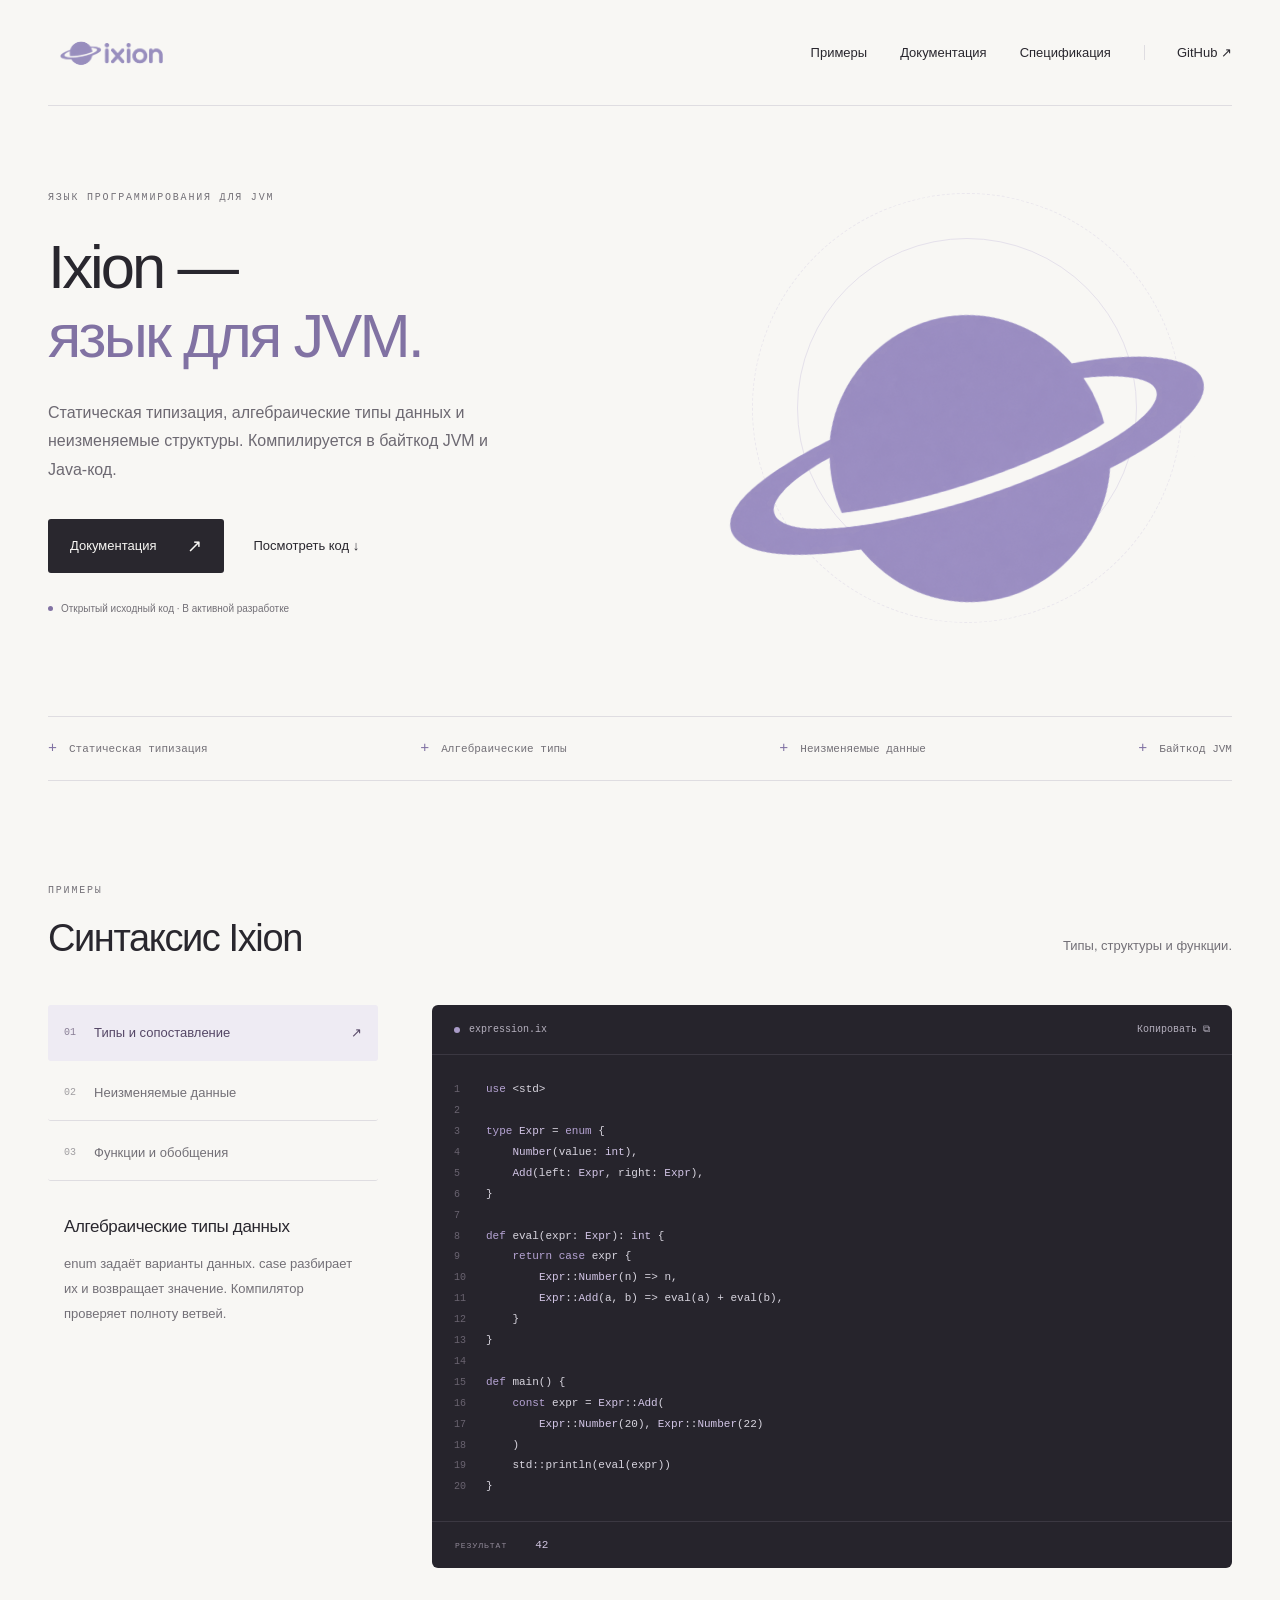
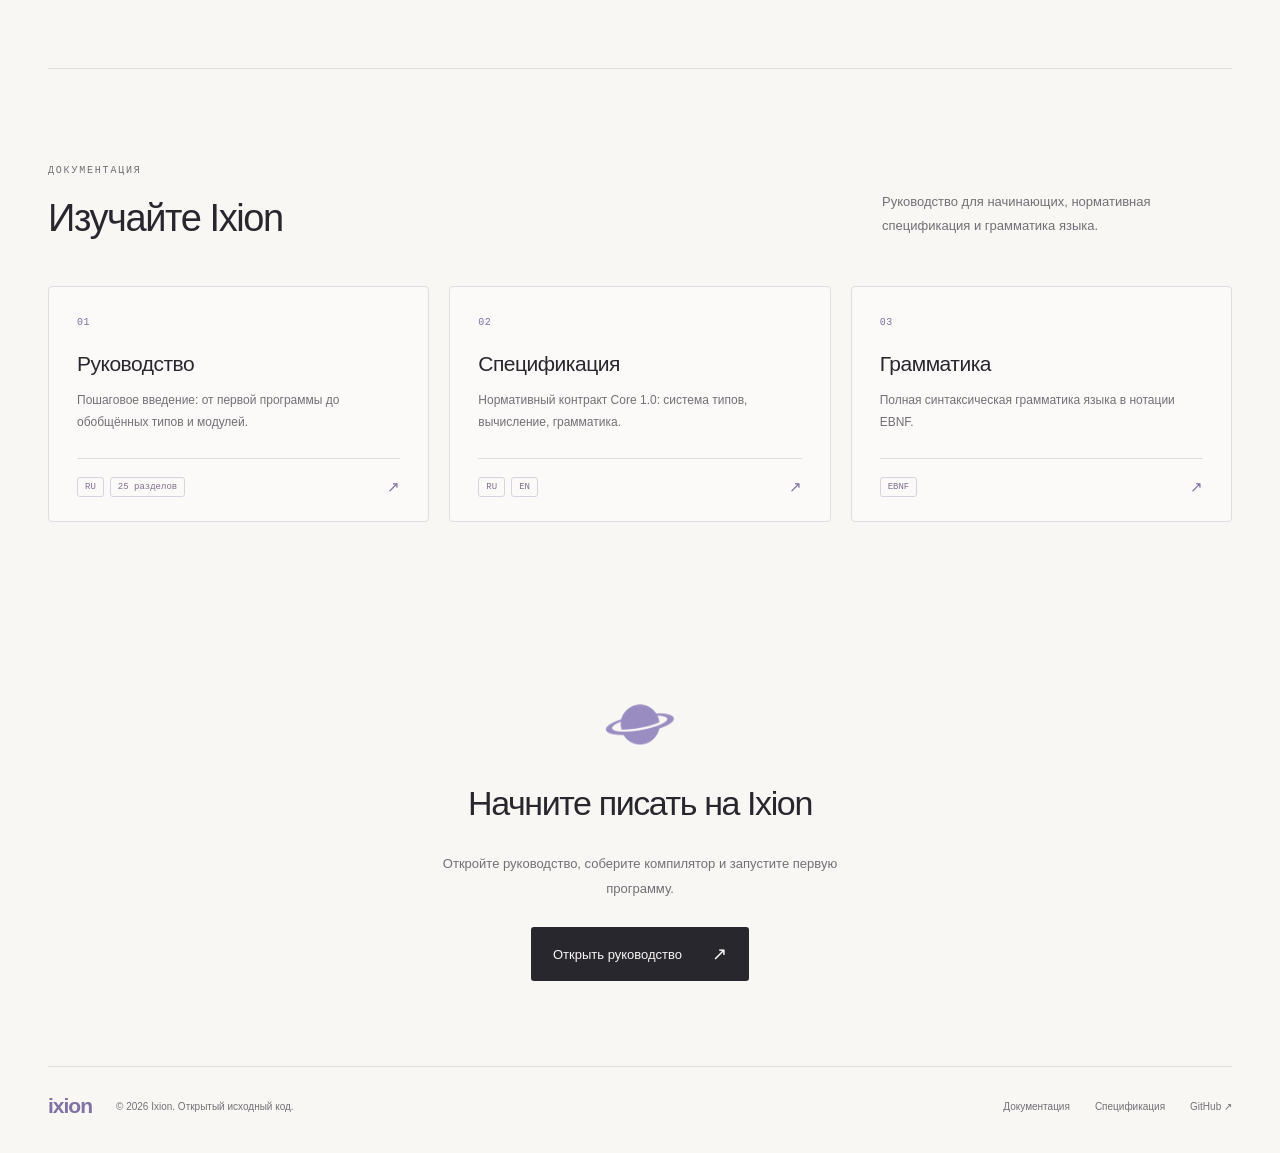
<file: index.html>
<!doctype html>
<html lang="ru">
  <head>
    <meta charset="UTF-8" />
    <meta name="viewport" content="width=device-width, initial-scale=1" />
    <meta name="theme-color" content="#f8f7f4" />
    <meta
      name="description"
      content="Ixion — статически типизированный язык для JVM. Алгебраические типы данных, неизменяемые структуры и выразительное сопоставление с образцом."
    />
    <meta property="og:title" content="Ixion — язык программирования для JVM" />
    <meta
      property="og:description"
      content="Выразительные типы. Неизменяемые данные. Знакомая платформа JVM."
    />
    <meta property="og:type" content="website" />
    <title>Ixion — язык программирования для JVM</title>
    <link rel="icon" type="image/png" href="assets/ixion-planet.png" />
    <link rel="stylesheet" href="style.css" />
    <script src="main.js" defer></script>
    <script src="site.js" defer></script>
  </head>
  <body>
    <div id="elm-app"></div>
    <noscript
      ><main
        style="
          max-width: 700px;
          margin: 80px auto;
          padding: 24px;
          font-family: system-ui;
        "
      >
        <h1>Ixion — язык программирования для JVM</h1>
        <p>
          Статически типизированный язык для JVM с алгебраическими типами и
          неизменяемыми данными. Для интерактивных примеров включите JavaScript.
        </p>
        <a href="https://github.com/ixionlang/ixion"
          >Репозиторий и документация ↗</a
        >
      </main></noscript
    >
  </body>
</html>
</file>
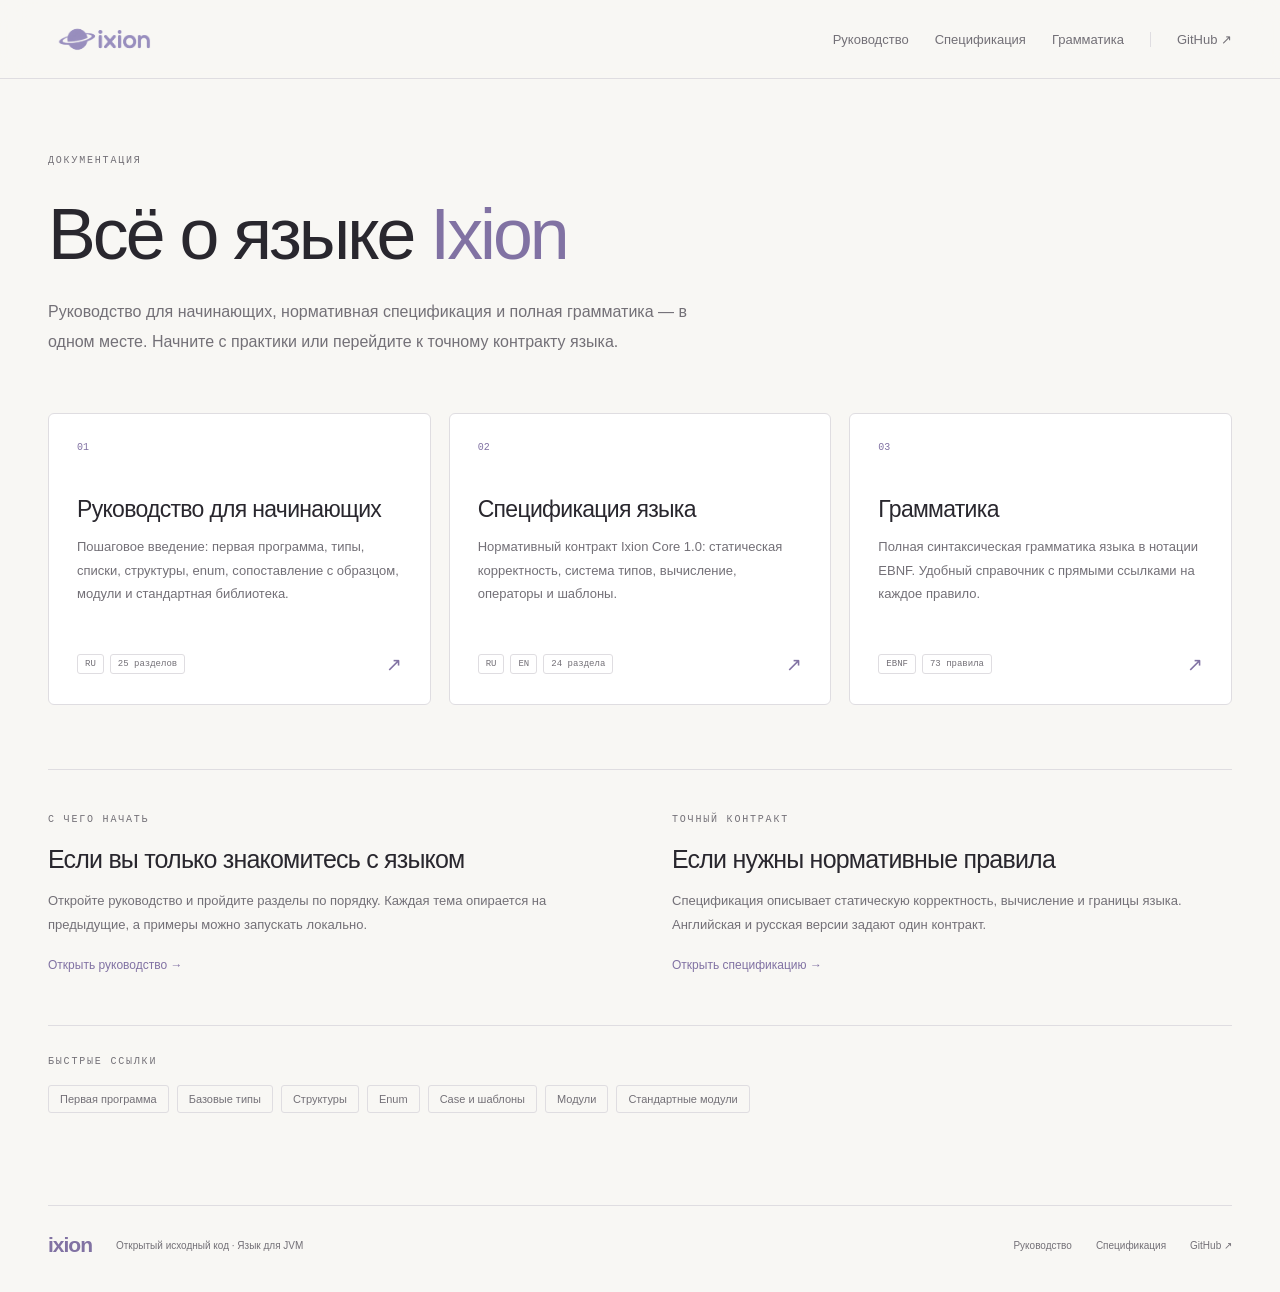
<file: docs/index.html>
<!doctype html>
<html lang="ru">
  <head>
    <meta charset="UTF-8" />
    <meta name="viewport" content="width=device-width, initial-scale=1" />
    <meta name="theme-color" content="#f8f7f4" />
    <meta name="description" content="Документация языка программирования Ixion: руководство для начинающих, спецификация Core 1.0 и грамматика в EBNF." />
    <meta property="og:title" content="Документация Ixion" />
    <meta property="og:description" content="Документация языка программирования Ixion: руководство для начинающих, спецификация Core 1.0 и грамматика в EBNF." />
    <meta property="og:type" content="article" />
    <title>Документация Ixion — Ixion</title>
    <link rel="icon" type="image/png" href="../assets/ixion-planet.png" />
    <link rel="stylesheet" href="../style.css" />
    <link rel="stylesheet" href="../assets/docs.css" />
  </head>
  <body class="docs-page docs-hub-page">
    <a class="skip-link" href="#main">К содержимому</a>
    <div class="docs-header-bar">
  <header class="site-header docs-header wrap">
    <a class="brand" href="../index.html" aria-label="Ixion — Главная">
      <img src="../assets/ixion-logo.png" alt="ixion" width="126" height="42" />
    </a>
    <nav class="docs-nav" aria-label="Основная навигация">
      <a href="../docs/ru.html">Руководство</a>
      <a href="../spec/specification.ru.html">Спецификация</a>
      <a href="../spec/grammar.html">Грамматика</a>
      <a class="docs-github" href="https://github.com/ixionlang/ixion" target="_blank" rel="noopener noreferrer">GitHub ↗</a>
    </nav>
    
  </header>
</div>
    
    <main class="hub-main" id="main">
  <section class="hub-hero">
    <p class="eyebrow">ДОКУМЕНТАЦИЯ</p>
    <h1>Всё о языке <span>Ixion</span></h1>
    <p class="hub-lead">Руководство для начинающих, нормативная спецификация и полная грамматика — в одном месте. Начните с практики или перейдите к точному контракту языка.</p>
  </section>

  <section class="hub-grid" aria-label="Разделы документации">
    <a class="hub-card" href="ru.html">
      <span class="card-number">01</span>
      <h2>Руководство для начинающих</h2>
      <p>Пошаговое введение: первая программа, типы, списки, структуры, enum, сопоставление с образцом, модули и стандартная библиотека.</p>
      <span class="card-foot">
        <span class="card-tags"><span>RU</span><span>25 разделов</span></span>
        <span class="card-arrow" aria-hidden="true">↗</span>
      </span>
    </a>
    <a class="hub-card" href="../spec/specification.ru.html">
      <span class="card-number">02</span>
      <h2>Спецификация языка</h2>
      <p>Нормативный контракт Ixion Core 1.0: статическая корректность, система типов, вычисление, операторы и шаблоны.</p>
      <span class="card-foot">
        <span class="card-tags"><span>RU</span><span>EN</span><span>24 раздела</span></span>
        <span class="card-arrow" aria-hidden="true">↗</span>
      </span>
    </a>
    <a class="hub-card" href="../spec/grammar.html">
      <span class="card-number">03</span>
      <h2>Грамматика</h2>
      <p>Полная синтаксическая грамматика языка в нотации EBNF. Удобный справочник с прямыми ссылками на каждое правило.</p>
      <span class="card-foot">
        <span class="card-tags"><span>EBNF</span><span>73 правила</span></span>
        <span class="card-arrow" aria-hidden="true">↗</span>
      </span>
    </a>
  </section>

  <section class="hub-note">
    <div>
      <p class="eyebrow">С ЧЕГО НАЧАТЬ</p>
      <h2>Если вы только знакомитесь с языком</h2>
      <p>Откройте руководство и пройдите разделы по порядку. Каждая тема опирается на предыдущие, а примеры можно запускать локально.</p>
      <a class="text-link" href="ru.html">Открыть руководство →</a>
    </div>
    <div>
      <p class="eyebrow">ТОЧНЫЙ КОНТРАКТ</p>
      <h2>Если нужны нормативные правила</h2>
      <p>Спецификация описывает статическую корректность, вычисление и границы языка. Английская и русская версии задают один контракт.</p>
      <a class="text-link" href="../spec/specification.ru.html">Открыть спецификацию →</a>
    </div>
  </section>

  <section class="hub-quick">
    <p class="eyebrow">БЫСТРЫЕ ССЫЛКИ</p>
    <div class="quick-links">
      <a href="ru.html#первая-программа">Первая программа</a>
      <a href="ru.html#значения-и-базовые-типы">Базовые типы</a>
      <a href="ru.html#структуры-и-обновление-with">Структуры</a>
      <a href="ru.html#enum-несколько-форм-одного-типа">Enum</a>
      <a href="ru.html#case-и-шаблоны">Case и шаблоны</a>
      <a href="ru.html#модули-и-несколько-файлов">Модули</a>
      <a href="ru.html#стандартные-модули">Стандартные модули</a>
    </div>
  </section>
</main>
    <footer class="docs-footer">
  <a class="footer-brand" href="../index.html">ixion</a>
  <p>Открытый исходный код · Язык для JVM</p>
  <nav aria-label="Основная навигация">
    <a href="../docs/ru.html">Руководство</a>
    <a href="../spec/specification.ru.html">Спецификация</a>
    <a href="https://github.com/ixionlang/ixion" target="_blank" rel="noopener noreferrer">GitHub ↗</a>
  </nav>
</footer>
    <script src="../assets/docs.js" defer></script>
  </body>
</html>
</file>
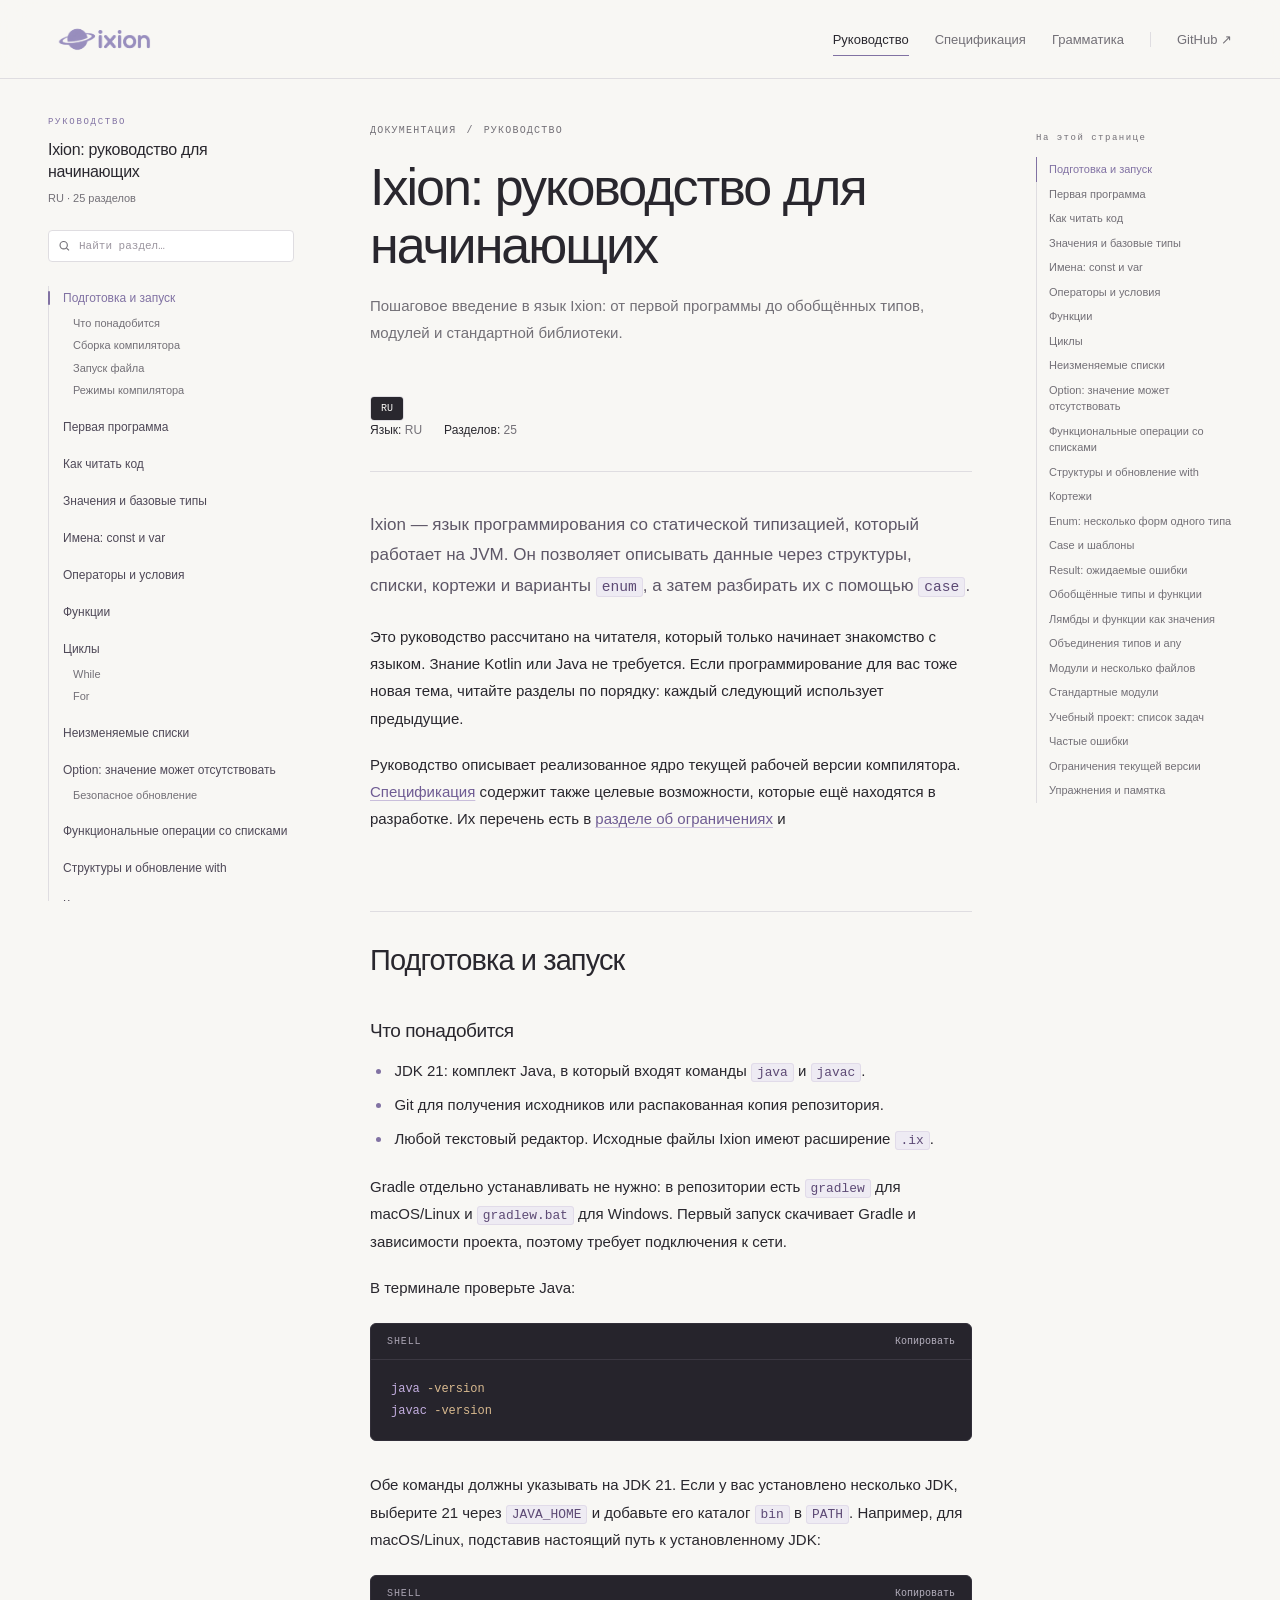
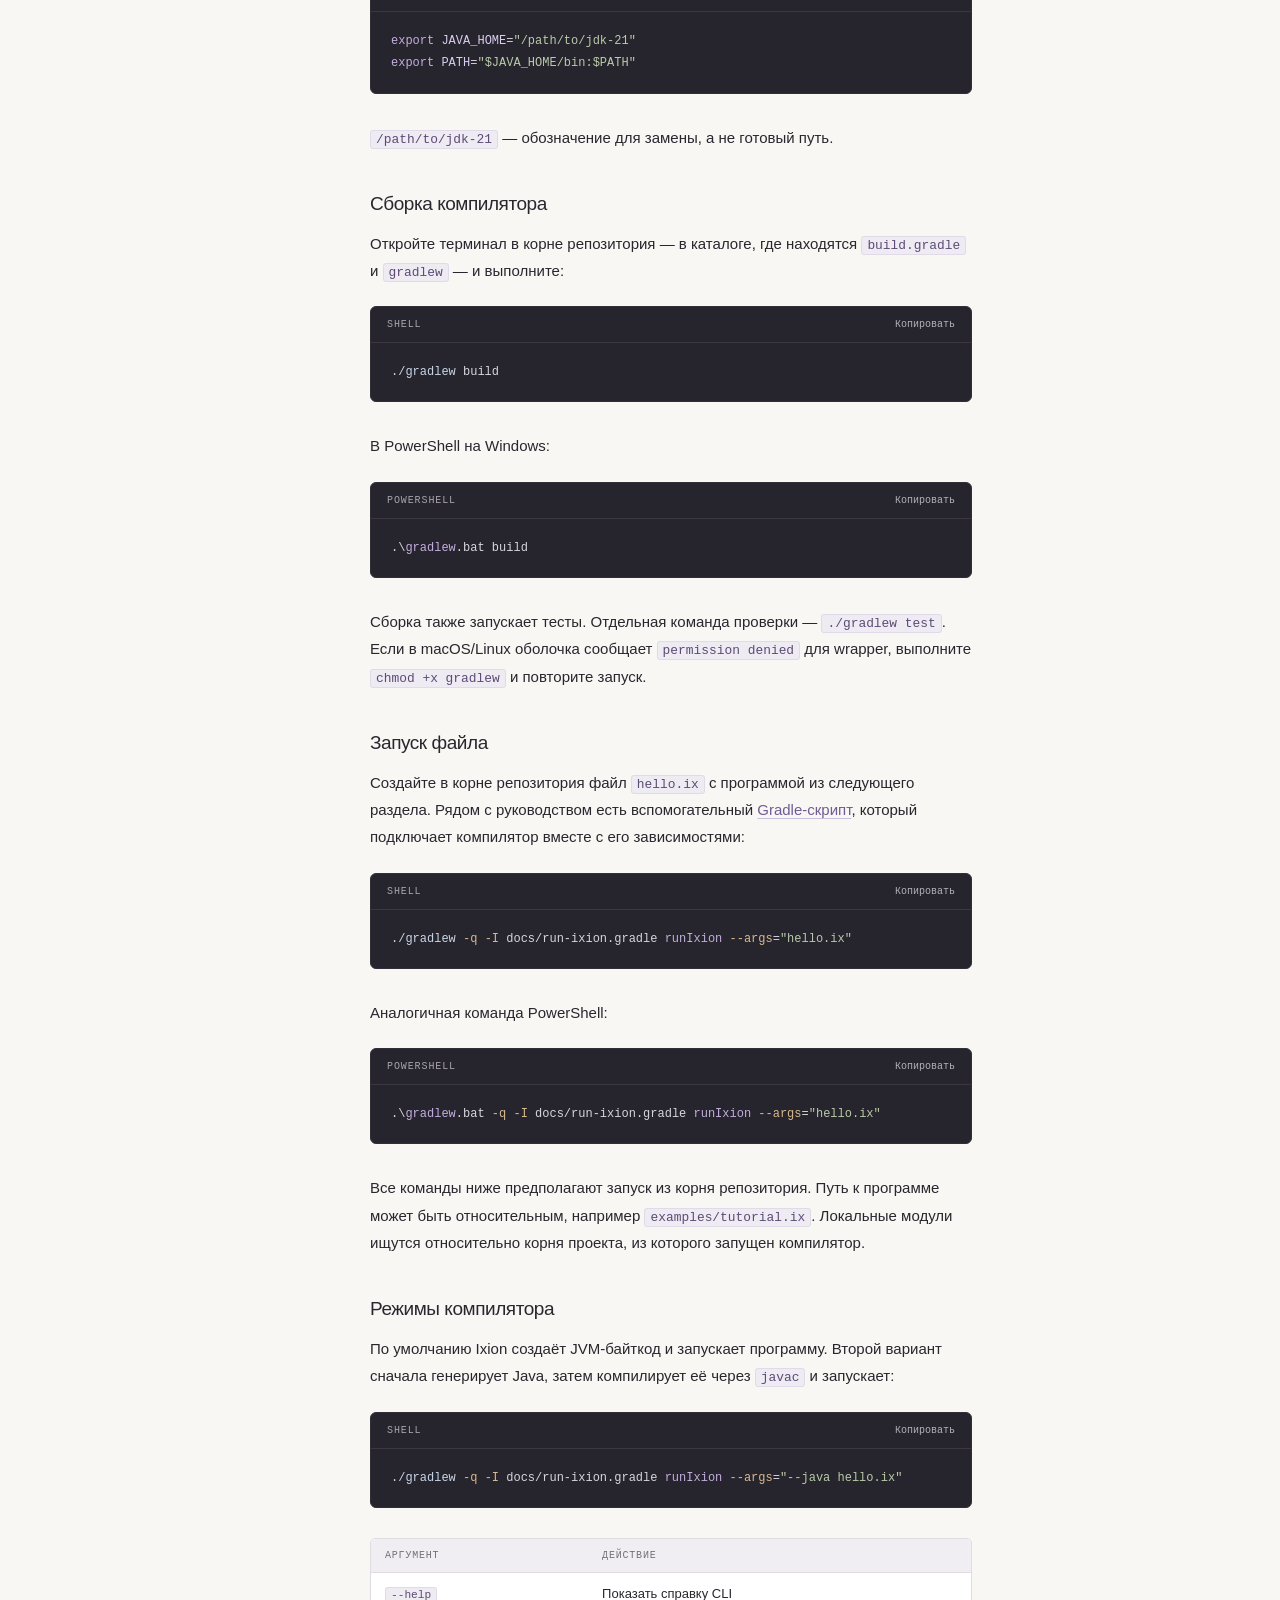
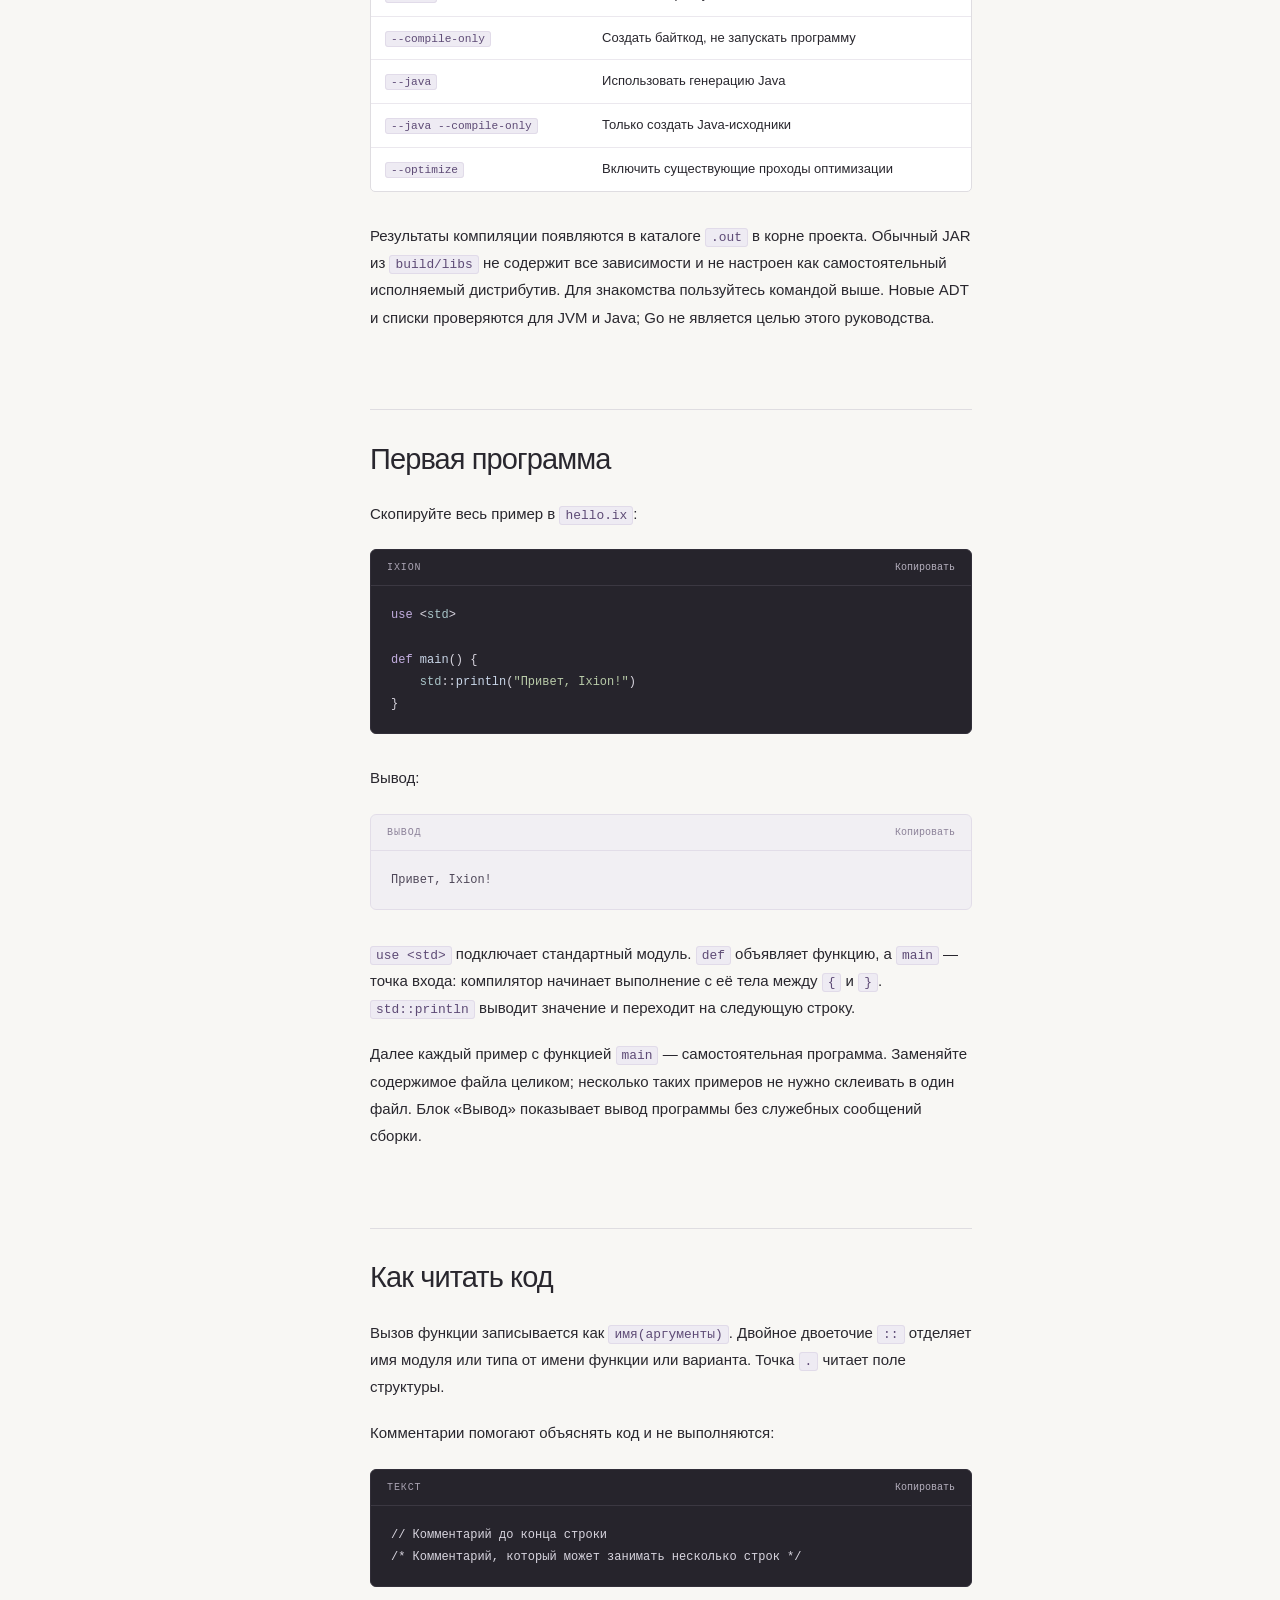
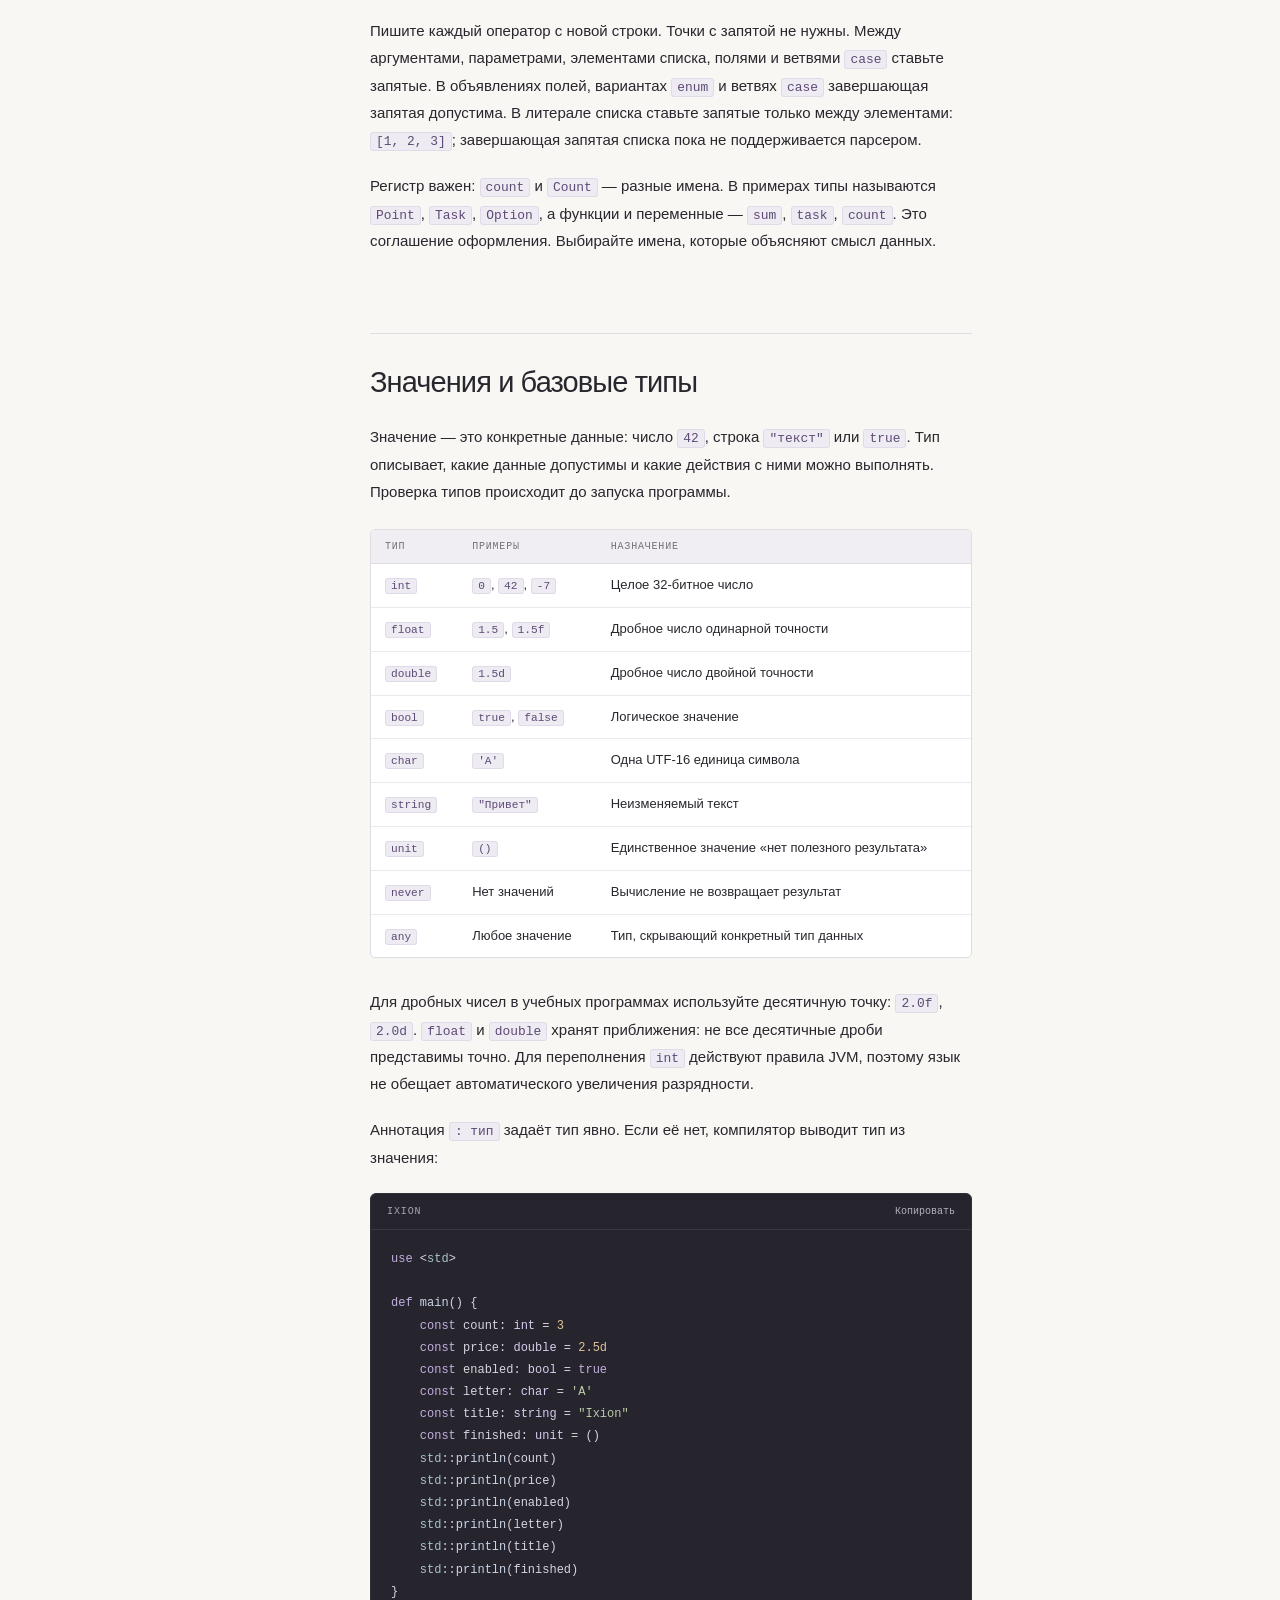
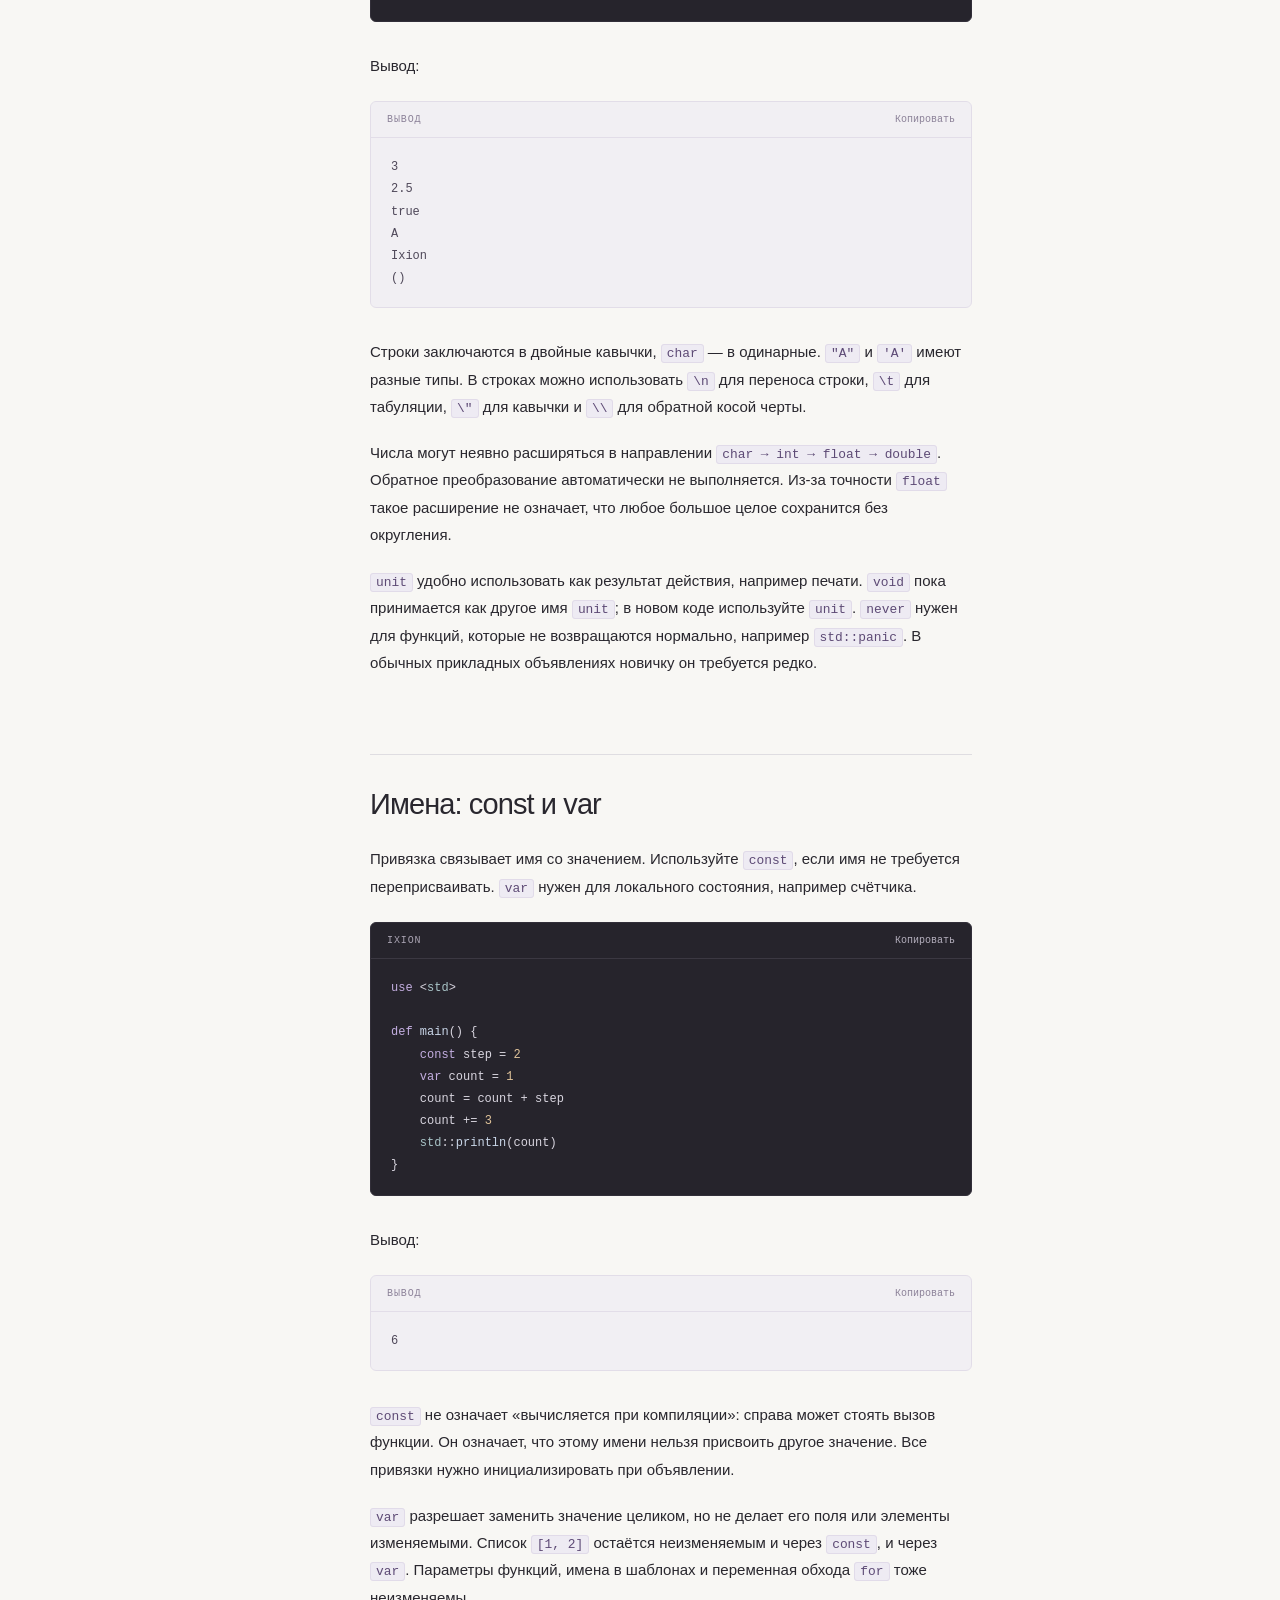
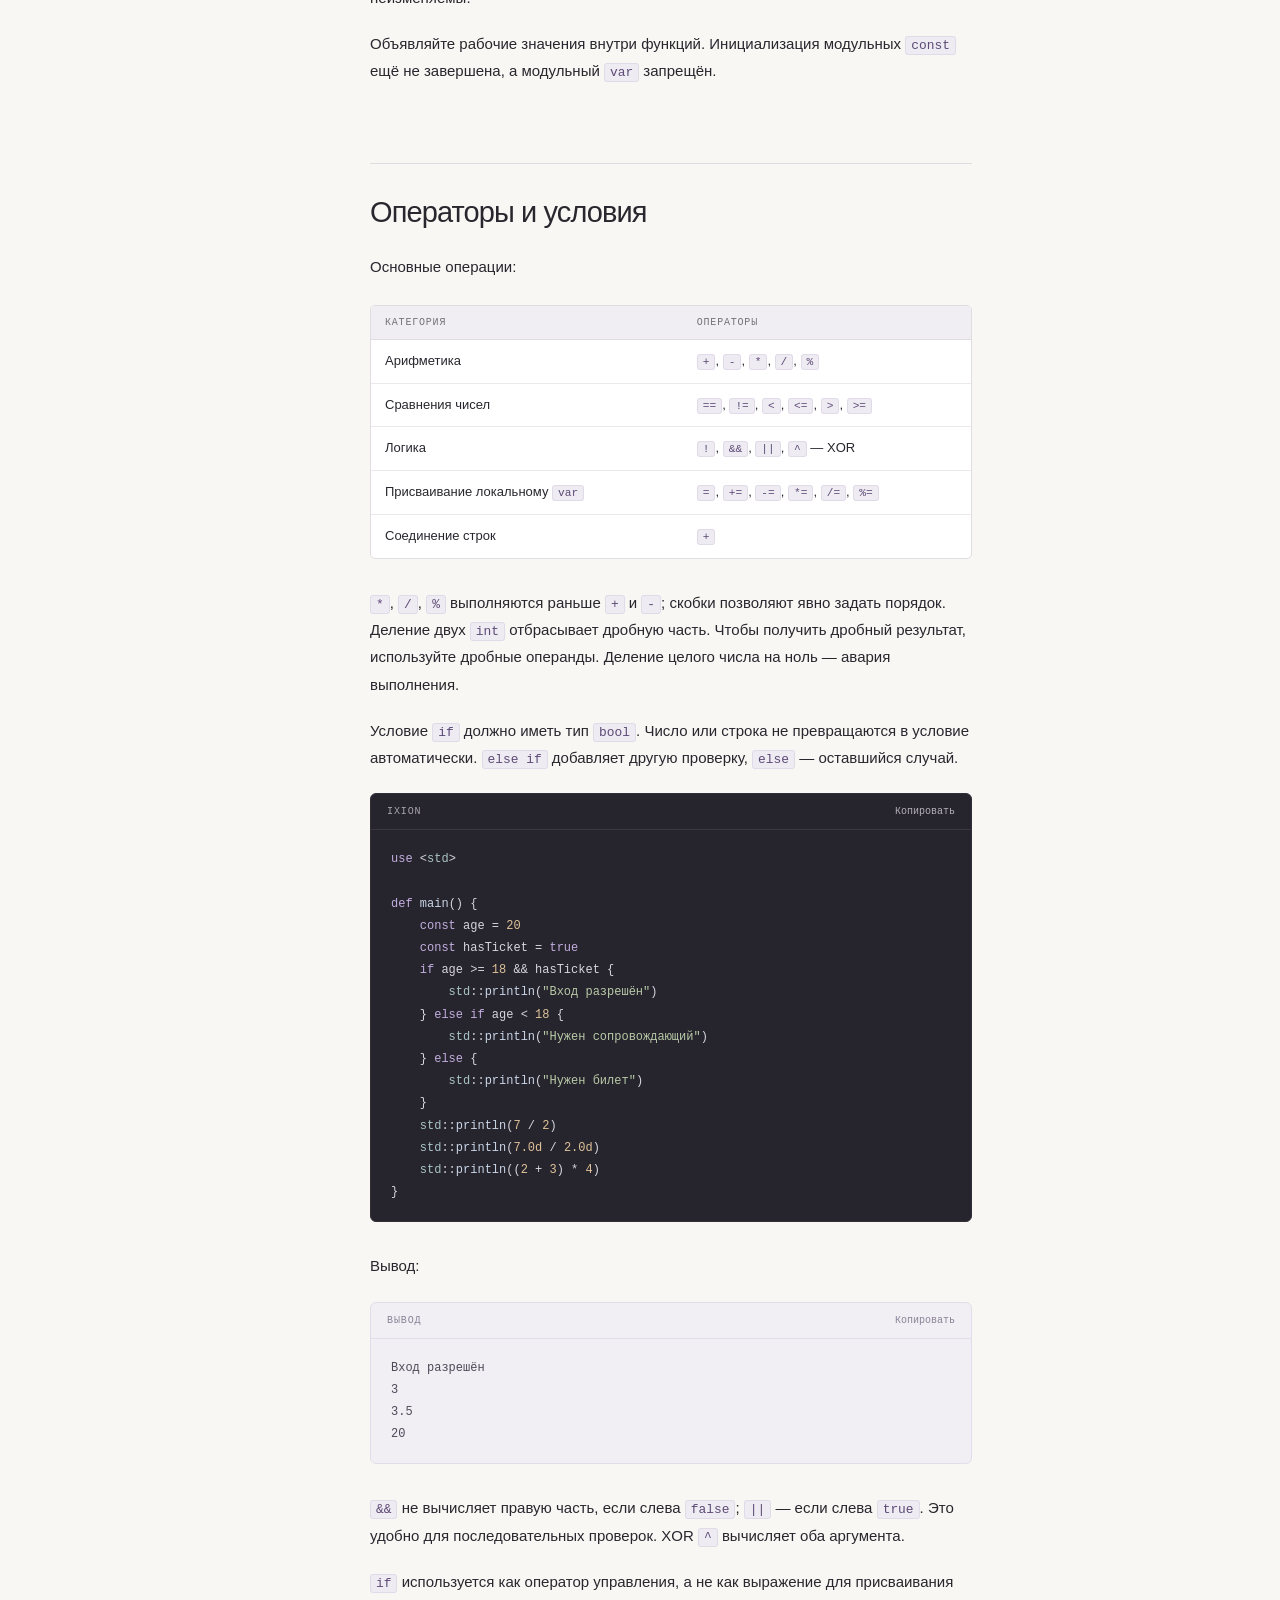
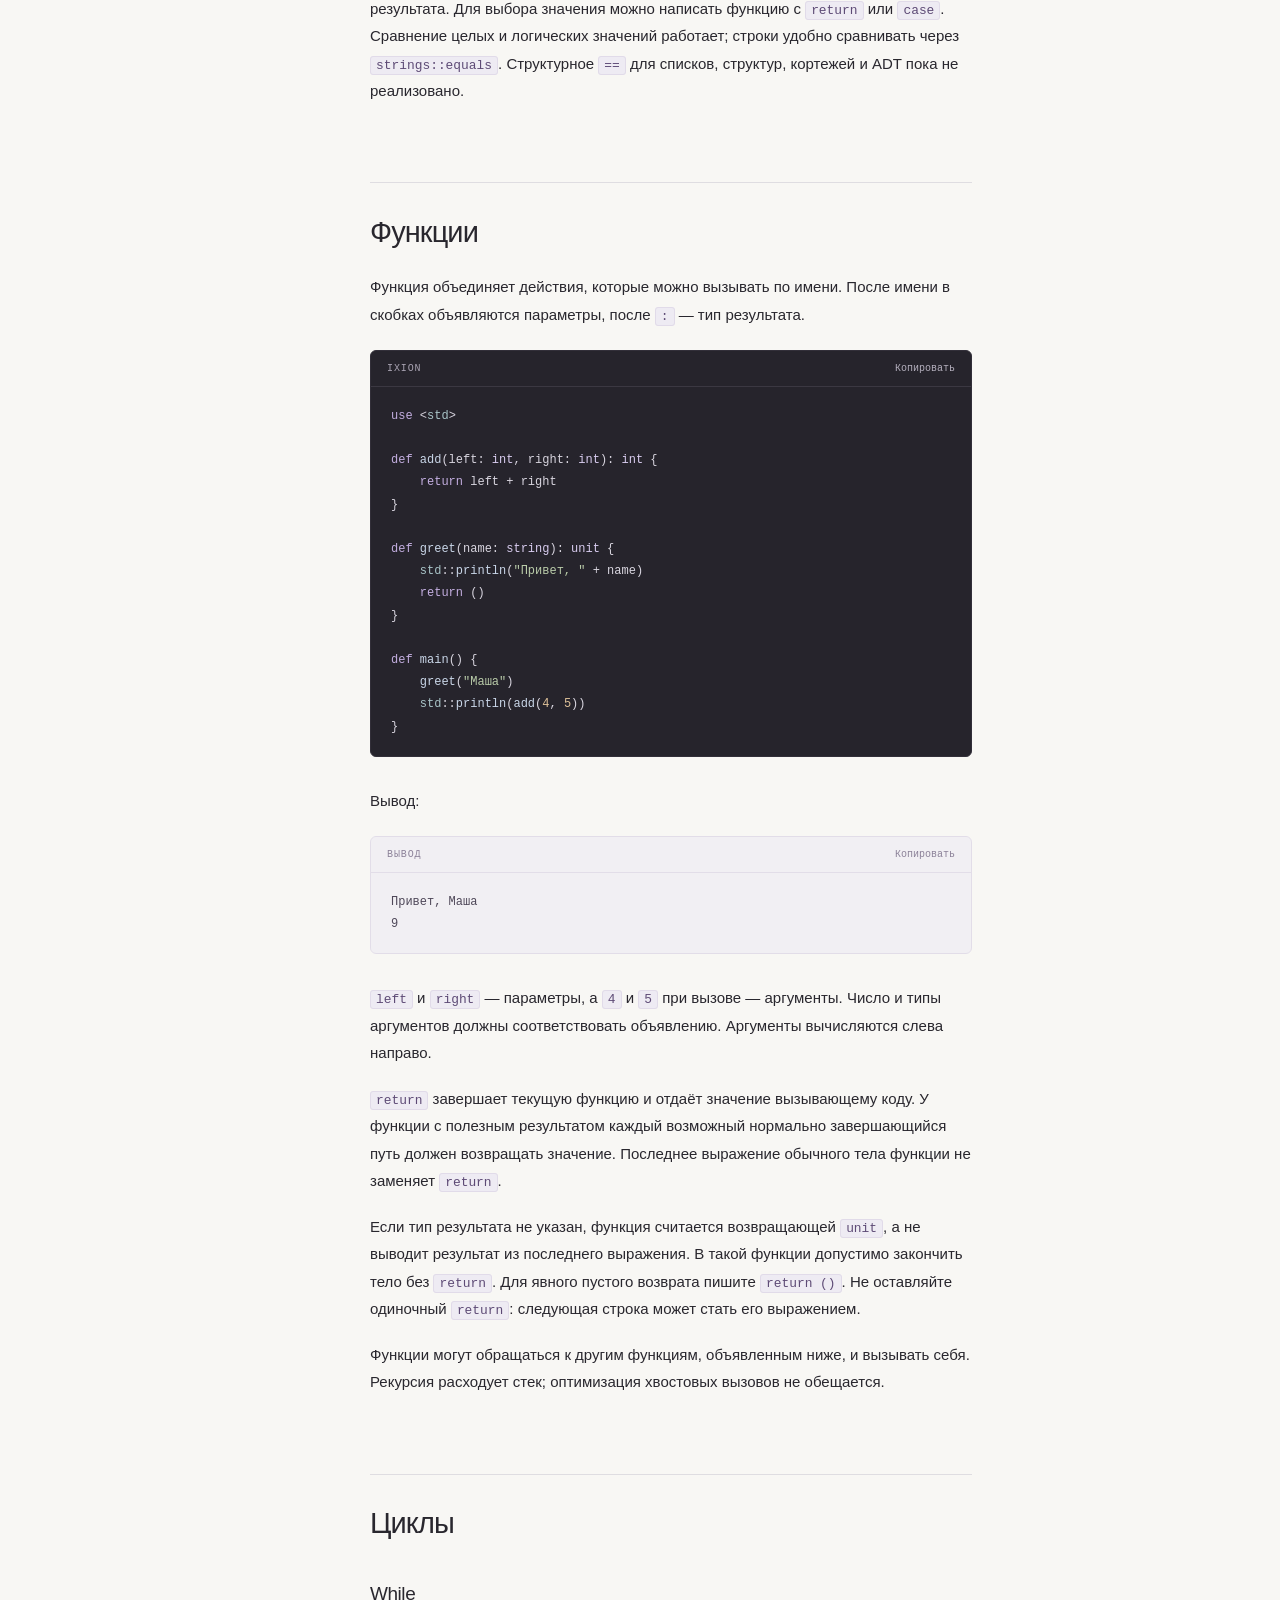
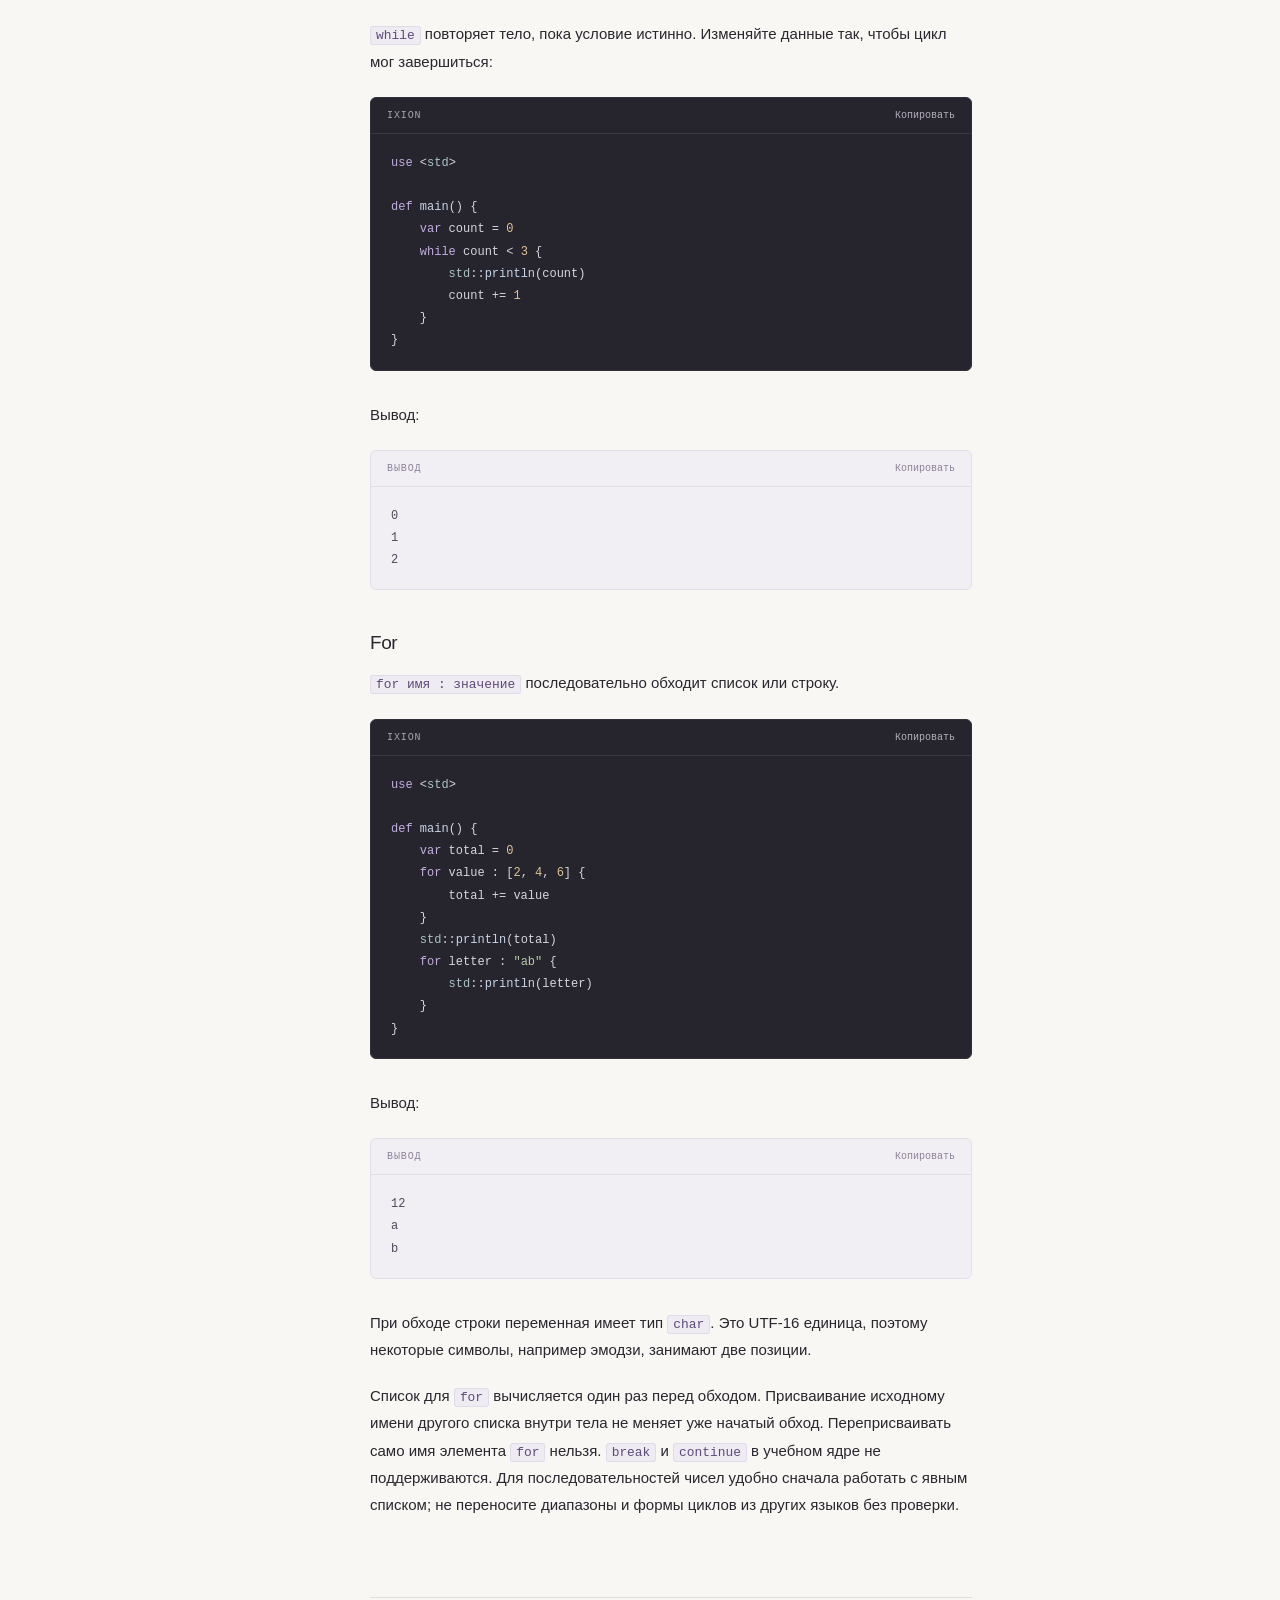
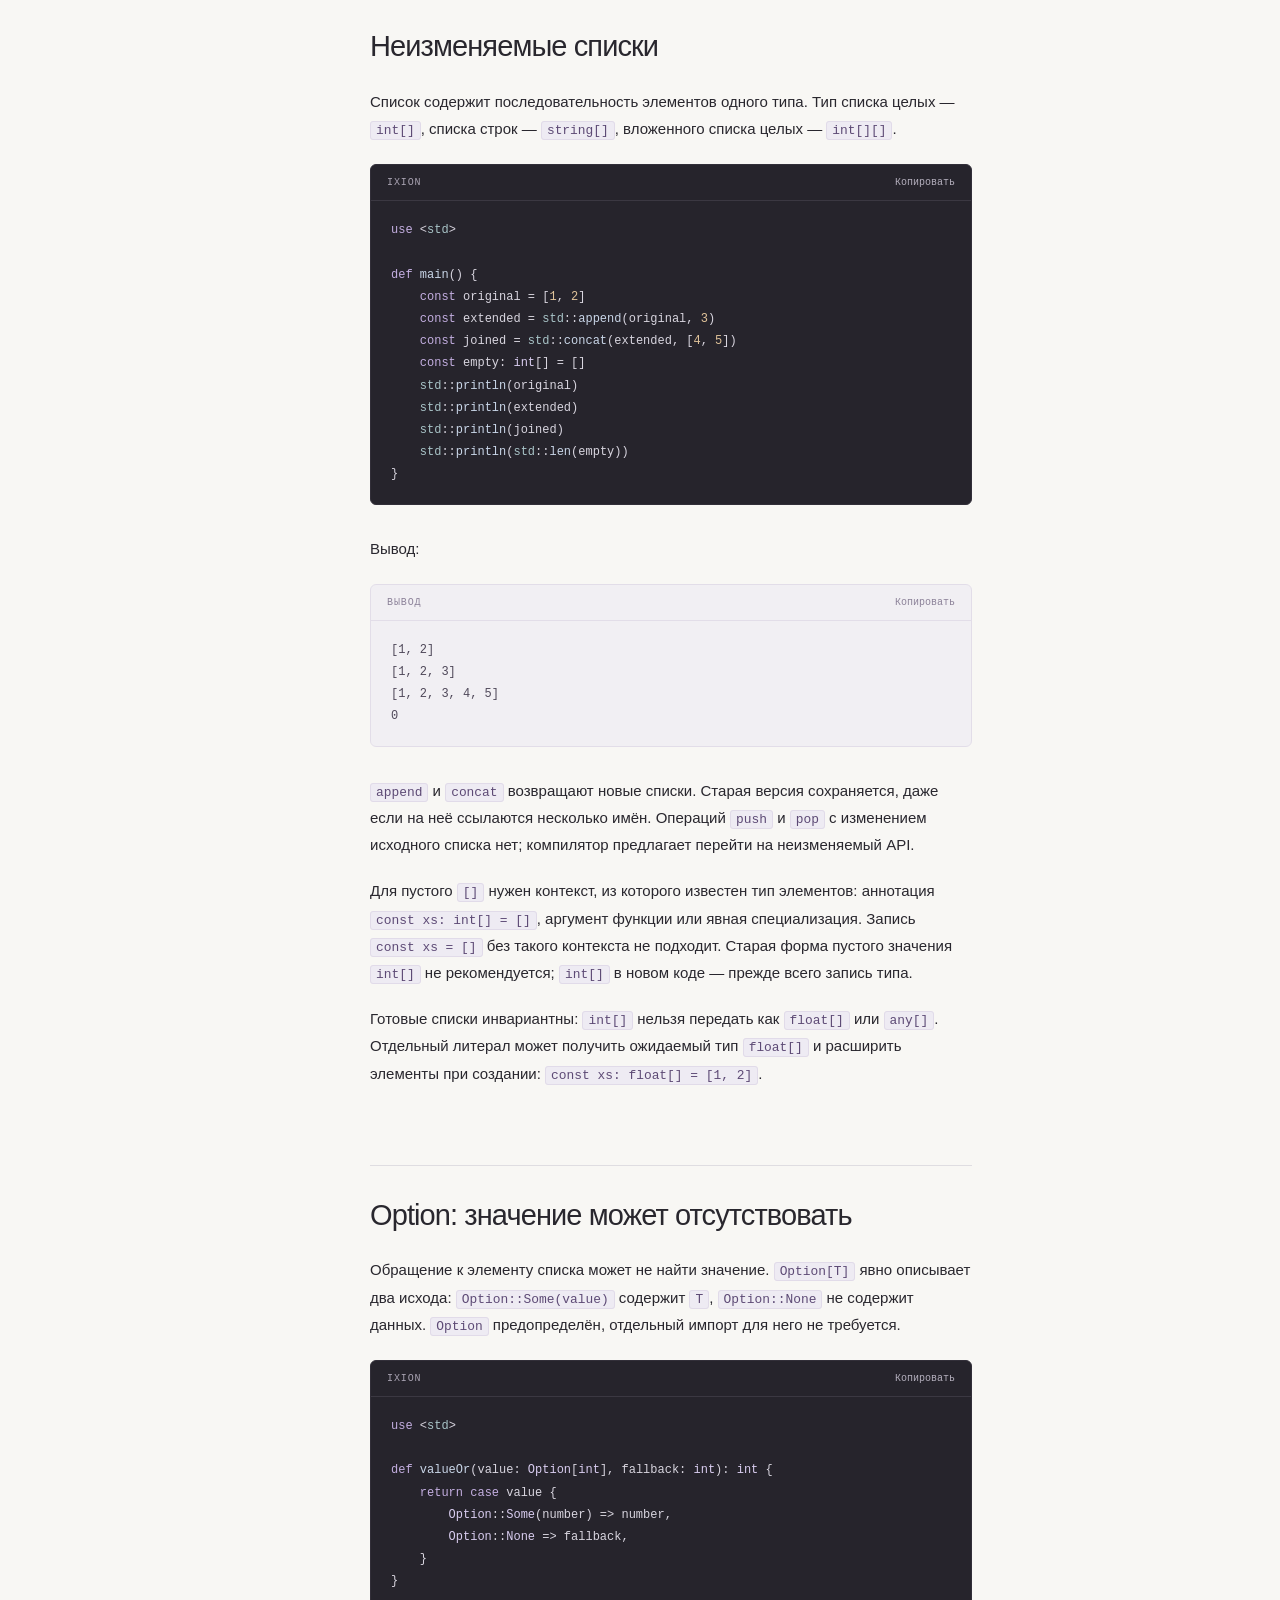
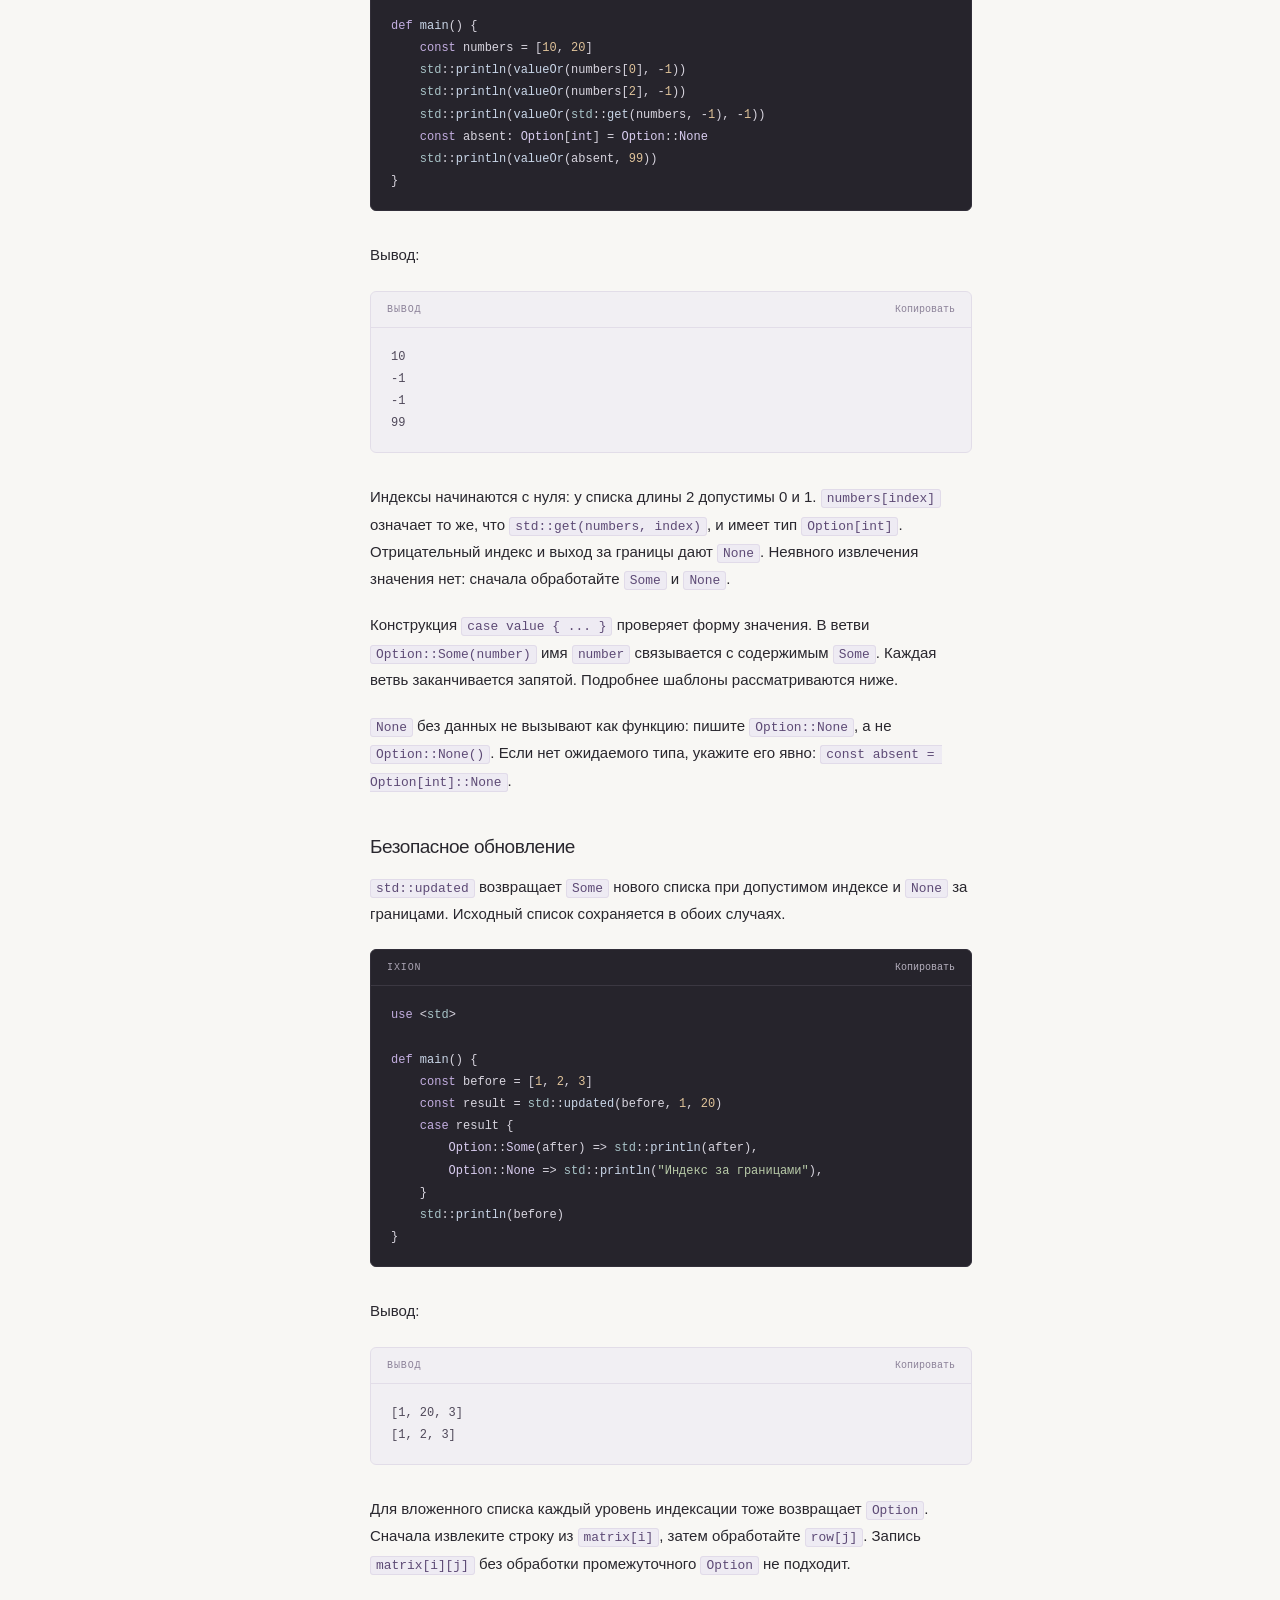
<file: docs/ru.html>
<!doctype html>
<html lang="ru">
  <head>
    <meta charset="UTF-8" />
    <meta name="viewport" content="width=device-width, initial-scale=1" />
    <meta name="theme-color" content="#f8f7f4" />
    <meta name="description" content="Руководство по языку программирования Ixion для начинающих: синтаксис, типы, списки, структуры, enum, сопоставление с образцом и модули." />
    <meta property="og:title" content="Руководство для начинающих" />
    <meta property="og:description" content="Руководство по языку программирования Ixion для начинающих: синтаксис, типы, списки, структуры, enum, сопоставление с образцом и модули." />
    <meta property="og:type" content="article" />
    <title>Руководство для начинающих — Ixion</title>
    <link rel="icon" type="image/png" href="../assets/ixion-planet.png" />
    <link rel="stylesheet" href="../style.css" />
    <link rel="stylesheet" href="../assets/docs.css" />
  </head>
  <body class="docs-page">
    <a class="skip-link" href="#main">К содержимому</a>
    <div class="docs-header-bar">
  <header class="site-header docs-header wrap">
    <a class="brand" href="../index.html" aria-label="Ixion — Главная">
      <img src="../assets/ixion-logo.png" alt="ixion" width="126" height="42" />
    </a>
    <nav class="docs-nav" aria-label="Основная навигация">
      <a href="../docs/ru.html" class="active">Руководство</a>
      <a href="../spec/specification.ru.html">Спецификация</a>
      <a href="../spec/grammar.html">Грамматика</a>
      <a class="docs-github" href="https://github.com/ixionlang/ixion" target="_blank" rel="noopener noreferrer">GitHub ↗</a>
    </nav>
    <button class="docs-menu-toggle" type="button" aria-controls="docs-sidebar" aria-expanded="false">
      <span aria-hidden="true">☰</span> Содержание
    </button>
  </header>
</div>
    <div class="reading-progress" aria-hidden="true"><span></span></div>
    <div class="docs-layout">
  <button class="docs-overlay" type="button" aria-label="Закрыть меню" tabindex="-1"></button>
  <aside class="docs-sidebar" id="docs-sidebar">
    <button class="docs-menu-close" type="button" aria-label="Закрыть меню"><span aria-hidden="true">×</span></button>
    <p class="sidebar-eyebrow">РУКОВОДСТВО</p>
    <a class="sidebar-title" href="ru.html">Ixion: руководство для начинающих</a>
    <p class="sidebar-meta">RU · 25 разделов</p>
    <label class="docs-search">
      <span class="visually-hidden">Поиск по разделам</span>
      <svg viewBox="0 0 16 16" aria-hidden="true"><circle cx="7" cy="7" r="4.5"></circle><path d="m10.5 10.5 3 3"></path></svg>
      <input type="search" placeholder="Найти раздел…" aria-label="Поиск по разделам" autocomplete="off" />
    </label>
    <nav class="docs-toc" aria-label="Содержание документа">
      <div class="toc-section"><a class="toc-link toc-level-2" href="#подготовка-и-запуск">Подготовка и запуск</a><div class="toc-sub"><a class="toc-link toc-level-3" href="#что-понадобится">Что понадобится</a><a class="toc-link toc-level-3" href="#сборка-компилятора">Сборка компилятора</a><a class="toc-link toc-level-3" href="#запуск-файла">Запуск файла</a><a class="toc-link toc-level-3" href="#режимы-компилятора">Режимы компилятора</a></div></div><div class="toc-section"><a class="toc-link toc-level-2" href="#первая-программа">Первая программа</a></div><div class="toc-section"><a class="toc-link toc-level-2" href="#как-читать-код">Как читать код</a></div><div class="toc-section"><a class="toc-link toc-level-2" href="#значения-и-базовые-типы">Значения и базовые типы</a></div><div class="toc-section"><a class="toc-link toc-level-2" href="#имена-const-и-var">Имена: const и var</a></div><div class="toc-section"><a class="toc-link toc-level-2" href="#операторы-и-условия">Операторы и условия</a></div><div class="toc-section"><a class="toc-link toc-level-2" href="#функции">Функции</a></div><div class="toc-section"><a class="toc-link toc-level-2" href="#циклы">Циклы</a><div class="toc-sub"><a class="toc-link toc-level-3" href="#while">While</a><a class="toc-link toc-level-3" href="#for">For</a></div></div><div class="toc-section"><a class="toc-link toc-level-2" href="#неизменяемые-списки">Неизменяемые списки</a></div><div class="toc-section"><a class="toc-link toc-level-2" href="#option-значение-может-отсутствовать">Option: значение может отсутствовать</a><div class="toc-sub"><a class="toc-link toc-level-3" href="#безопасное-обновление">Безопасное обновление</a></div></div><div class="toc-section"><a class="toc-link toc-level-2" href="#функциональные-операции-со-списками">Функциональные операции со списками</a></div><div class="toc-section"><a class="toc-link toc-level-2" href="#структуры-и-обновление-with">Структуры и обновление with</a></div><div class="toc-section"><a class="toc-link toc-level-2" href="#кортежи">Кортежи</a></div><div class="toc-section"><a class="toc-link toc-level-2" href="#enum-несколько-форм-одного-типа">Enum: несколько форм одного типа</a><div class="toc-sub"><a class="toc-link toc-level-3" href="#рекурсивные-данные">Рекурсивные данные</a></div></div><div class="toc-section"><a class="toc-link toc-level-2" href="#case-и-шаблоны">Case и шаблоны</a><div class="toc-sub"><a class="toc-link toc-level-3" href="#шаблоны">Шаблоны</a><a class="toc-link toc-level-3" href="#дополнительные-условия-guards">Дополнительные условия: guards</a><a class="toc-link toc-level-3" href="#полнота-и-недостижимые-ветви">Полнота и недостижимые ветви</a><a class="toc-link toc-level-3" href="#блоки-ветвей-и-return">Блоки ветвей и return</a></div></div><div class="toc-section"><a class="toc-link toc-level-2" href="#result-ожидаемые-ошибки">Result: ожидаемые ошибки</a></div><div class="toc-section"><a class="toc-link toc-level-2" href="#обобщённые-типы-и-функции">Обобщённые типы и функции</a></div><div class="toc-section"><a class="toc-link toc-level-2" href="#лямбды-и-функции-как-значения">Лямбды и функции как значения</a><div class="toc-sub"><a class="toc-link toc-level-3" href="#захват-по-значению">Захват по значению</a></div></div><div class="toc-section"><a class="toc-link toc-level-2" href="#объединения-типов-и-any">Объединения типов и any</a></div><div class="toc-section"><a class="toc-link toc-level-2" href="#модули-и-несколько-файлов">Модули и несколько файлов</a></div><div class="toc-section"><a class="toc-link toc-level-2" href="#стандартные-модули">Стандартные модули</a><div class="toc-sub"><a class="toc-link toc-level-3" href="#args-и-fs-аргументы-программы-и-файлы">Args и fs: аргументы программы и файлы</a><a class="toc-link toc-level-3" href="#std-вывод-и-работа-с-данными">Std: вывод и работа с данными</a><a class="toc-link toc-level-3" href="#strings-преобразование-текста">Strings: преобразование текста</a><a class="toc-link toc-level-3" href="#http-сетевые-запросы">Http: сетевые запросы</a><a class="toc-link toc-level-3" href="#async-фоновые-действия">Async: фоновые действия</a></div></div><div class="toc-section"><a class="toc-link toc-level-2" href="#учебный-проект-список-задач">Учебный проект: список задач</a></div><div class="toc-section"><a class="toc-link toc-level-2" href="#частые-ошибки">Частые ошибки</a><div class="toc-sub"><a class="toc-link toc-level-3" href="#нельзя-присвоить-const">«Нельзя присвоить const»</a><a class="toc-link toc-level-3" href="#не-удаётся-вывести-тип">«Не удаётся вывести тип»</a><a class="toc-link toc-level-3" href="#case-не-покрывает-все-значения">«Case не покрывает все значения»</a><a class="toc-link toc-level-3" href="#недостижимая-ветвь">«Недостижимая ветвь»</a><a class="toc-link toc-level-3" href="#ожидался-int-получен-optionint">«Ожидался int, получен Option[int]»</a><a class="toc-link toc-level-3" href="#функция-не-всегда-возвращает-значение">«Функция не всегда возвращает значение»</a><a class="toc-link toc-level-3" href="#готовый-int-не-подходит-вместо-float">«Готовый int[] не подходит вместо float[]»</a><a class="toc-link toc-level-3" href="#ошибки-запуска">Ошибки запуска</a></div></div><div class="toc-section"><a class="toc-link toc-level-2" href="#ограничения-текущей-версии">Ограничения текущей версии</a></div><div class="toc-section"><a class="toc-link toc-level-2" href="#упражнения-и-памятка">Упражнения и памятка</a><div class="toc-sub"><a class="toc-link toc-level-3" href="#попробуйте-самостоятельно">Попробуйте самостоятельно</a><a class="toc-link toc-level-3" href="#короткая-памятка">Короткая памятка</a></div></div>
      <p class="toc-empty">Разделы не найдены</p>
    </nav>
    <div class="sidebar-footer">
      <a href="https://github.com/ixionlang/ixion/issues" target="_blank" rel="noopener noreferrer">Нашли ошибку? Откройте issue ↗</a>
    </div>
  </aside>
  <main class="docs-main" id="main">
    <div class="doc-hero">
      <div class="doc-breadcrumb">
        <a href="../docs/index.html">Документация</a>
        <span aria-hidden="true">/</span>
        <span>руководство</span>
      </div>
      <div class="doc-hero-row">
        <div>
          <h1>Ixion: руководство для начинающих</h1>
          <p class="doc-subtitle">Пошаговое введение в язык Ixion: от первой программы до обобщённых типов, модулей и стандартной библиотеки.</p>
        </div>
        <div class="doc-lang-switch" aria-label="Language">
    <span class="active">RU</span>
  </div>
      </div>
      <div class="doc-meta"><span><strong>Язык:</strong> RU</span><span><strong>Разделов:</strong> 25</span></div>
    </div>
    <article class="doc-content">
      <p class="doc-lead">Ixion — язык программирования со статической типизацией, который работает на JVM. Он позволяет описывать данные через структуры, списки, кортежи и варианты <code>enum</code>, а затем разбирать их с помощью <code>case</code>.</p>
<p>Это руководство рассчитано на читателя, который только начинает знакомство с языком. Знание Kotlin или Java не требуется. Если программирование для вас тоже новая тема, читайте разделы по порядку: каждый следующий использует предыдущие.</p>
<p>Руководство описывает реализованное ядро текущей рабочей версии компилятора. <a href="../spec/specification.ru.html">Спецификация</a> содержит также целевые возможности, которые ещё находятся в разработке. Их перечень есть в <a href="#ограничения-текущей-версии">разделе об ограничениях</a> и</p>
<h2 id="подготовка-и-запуск">Подготовка и запуск<a class="heading-anchor" href="#подготовка-и-запуск" aria-label="Ссылка на раздел">#</a></h2>
<h3 id="что-понадобится">Что понадобится<a class="heading-anchor" href="#что-понадобится" aria-label="Ссылка на раздел">#</a></h3>
<ul><li>JDK 21: комплект Java, в который входят команды <code>java</code> и <code>javac</code>.</li><li>Git для получения исходников или распакованная копия репозитория.</li><li>Любой текстовый редактор. Исходные файлы Ixion имеют расширение <code>.ix</code>.</li></ul>
<p>Gradle отдельно устанавливать не нужно: в репозитории есть <code>gradlew</code> для macOS/Linux и <code>gradlew.bat</code> для Windows. Первый запуск скачивает Gradle и зависимости проекта, поэтому требует подключения к сети.</p>
<p>В терминале проверьте Java:</p>
<div class="code-block" data-lang="sh">
  <div class="code-block-bar">
    <span class="code-lang">Shell</span>
    <button class="code-copy" type="button" aria-label="Копировать" data-copied-label="Скопировано" data-failed-label="Не удалось">Копировать</button>
  </div>
  <pre tabindex="0"><code class="language-sh"><span class="tok-kw">java</span> <span class="tok-flag">-version</span>
<span class="tok-kw">javac</span> <span class="tok-flag">-version</span></code></pre>
</div>
<p>Обе команды должны указывать на JDK 21. Если у вас установлено несколько JDK, выберите 21 через <code>JAVA_HOME</code> и добавьте его каталог <code>bin</code> в <code>PATH</code>. Например, для macOS/Linux, подставив настоящий путь к установленному JDK:</p>
<div class="code-block" data-lang="sh">
  <div class="code-block-bar">
    <span class="code-lang">Shell</span>
    <button class="code-copy" type="button" aria-label="Копировать" data-copied-label="Скопировано" data-failed-label="Не удалось">Копировать</button>
  </div>
  <pre tabindex="0"><code class="language-sh"><span class="tok-kw">export</span> <span class="tok-type">JAVA_HOME</span>=<span class="tok-str">&quot;/path/to/jdk-21&quot;</span>
<span class="tok-kw">export</span> <span class="tok-type">PATH</span>=<span class="tok-str">&quot;$JAVA_HOME/bin:$PATH&quot;</span></code></pre>
</div>
<p><code>/path/to/jdk-21</code> — обозначение для замены, а не готовый путь.</p>
<h3 id="сборка-компилятора">Сборка компилятора<a class="heading-anchor" href="#сборка-компилятора" aria-label="Ссылка на раздел">#</a></h3>
<p>Откройте терминал в корне репозитория — в каталоге, где находятся <code>build.gradle</code> и <code>gradlew</code> — и выполните:</p>
<div class="code-block" data-lang="sh">
  <div class="code-block-bar">
    <span class="code-lang">Shell</span>
    <button class="code-copy" type="button" aria-label="Копировать" data-copied-label="Скопировано" data-failed-label="Не удалось">Копировать</button>
  </div>
  <pre tabindex="0"><code class="language-sh"><span class="tok-fn">./gradlew</span> build</code></pre>
</div>
<p>В PowerShell на Windows:</p>
<div class="code-block" data-lang="powershell">
  <div class="code-block-bar">
    <span class="code-lang">PowerShell</span>
    <button class="code-copy" type="button" aria-label="Копировать" data-copied-label="Скопировано" data-failed-label="Не удалось">Копировать</button>
  </div>
  <pre tabindex="0"><code class="language-powershell">.\<span class="tok-kw">gradlew</span>.bat build</code></pre>
</div>
<p>Сборка также запускает тесты. Отдельная команда проверки — <code>./gradlew test</code>. Если в macOS/Linux оболочка сообщает <code>permission denied</code> для wrapper, выполните <code>chmod +x gradlew</code> и повторите запуск.</p>
<h3 id="запуск-файла">Запуск файла<a class="heading-anchor" href="#запуск-файла" aria-label="Ссылка на раздел">#</a></h3>
<p>Создайте в корне репозитория файл <code>hello.ix</code> с программой из следующего раздела. Рядом с руководством есть вспомогательный <a href="run-ixion.gradle">Gradle-скрипт</a>, который подключает компилятор вместе с его зависимостями:</p>
<div class="code-block" data-lang="sh">
  <div class="code-block-bar">
    <span class="code-lang">Shell</span>
    <button class="code-copy" type="button" aria-label="Копировать" data-copied-label="Скопировано" data-failed-label="Не удалось">Копировать</button>
  </div>
  <pre tabindex="0"><code class="language-sh"><span class="tok-fn">./gradlew</span> <span class="tok-flag">-q</span> <span class="tok-flag">-I</span> docs/run-ixion.gradle <span class="tok-kw">runIxion</span> <span class="tok-flag">--args</span>=<span class="tok-str">&quot;hello.ix&quot;</span></code></pre>
</div>
<p>Аналогичная команда PowerShell:</p>
<div class="code-block" data-lang="powershell">
  <div class="code-block-bar">
    <span class="code-lang">PowerShell</span>
    <button class="code-copy" type="button" aria-label="Копировать" data-copied-label="Скопировано" data-failed-label="Не удалось">Копировать</button>
  </div>
  <pre tabindex="0"><code class="language-powershell">.\<span class="tok-kw">gradlew</span>.bat <span class="tok-flag">-q</span> <span class="tok-flag">-I</span> docs/run-ixion.gradle <span class="tok-kw">runIxion</span> <span class="tok-flag">--args</span>=<span class="tok-str">&quot;hello.ix&quot;</span></code></pre>
</div>
<p>Все команды ниже предполагают запуск из корня репозитория. Путь к программе может быть относительным, например <code>examples/tutorial.ix</code>. Локальные модули ищутся относительно корня проекта, из которого запущен компилятор.</p>
<h3 id="режимы-компилятора">Режимы компилятора<a class="heading-anchor" href="#режимы-компилятора" aria-label="Ссылка на раздел">#</a></h3>
<p>По умолчанию Ixion создаёт JVM-байткод и запускает программу. Второй вариант сначала генерирует Java, затем компилирует её через <code>javac</code> и запускает:</p>
<div class="code-block" data-lang="sh">
  <div class="code-block-bar">
    <span class="code-lang">Shell</span>
    <button class="code-copy" type="button" aria-label="Копировать" data-copied-label="Скопировано" data-failed-label="Не удалось">Копировать</button>
  </div>
  <pre tabindex="0"><code class="language-sh"><span class="tok-fn">./gradlew</span> <span class="tok-flag">-q</span> <span class="tok-flag">-I</span> docs/run-ixion.gradle <span class="tok-kw">runIxion</span> <span class="tok-flag">--args</span>=<span class="tok-str">&quot;--java hello.ix&quot;</span></code></pre>
</div>
<div class="table-wrap"><table><thead><tr><th class="align-left">Аргумент</th><th class="align-left">Действие</th></tr></thead><tbody><tr><td class="align-left"><code>--help</code></td><td class="align-left">Показать справку CLI</td></tr><tr><td class="align-left"><code>--compile-only</code></td><td class="align-left">Создать байткод, не запускать программу</td></tr><tr><td class="align-left"><code>--java</code></td><td class="align-left">Использовать генерацию Java</td></tr><tr><td class="align-left"><code>--java --compile-only</code></td><td class="align-left">Только создать Java-исходники</td></tr><tr><td class="align-left"><code>--optimize</code></td><td class="align-left">Включить существующие проходы оптимизации</td></tr></tbody></table></div>
<p>Результаты компиляции появляются в каталоге <code>.out</code> в корне проекта. Обычный JAR из <code>build/libs</code> не содержит все зависимости и не настроен как самостоятельный исполняемый дистрибутив. Для знакомства пользуйтесь командой выше. Новые ADT и списки проверяются для JVM и Java; Go не является целью этого руководства.</p>
<h2 id="первая-программа">Первая программа<a class="heading-anchor" href="#первая-программа" aria-label="Ссылка на раздел">#</a></h2>
<p>Скопируйте весь пример в <code>hello.ix</code>:</p>
<div class="code-block" data-lang="ixion">
  <div class="code-block-bar">
    <span class="code-lang">Ixion</span>
    <button class="code-copy" type="button" aria-label="Копировать" data-copied-label="Скопировано" data-failed-label="Не удалось">Копировать</button>
  </div>
  <pre tabindex="0"><code class="language-ixion"><span class="tok-kw">use</span> &lt;<span class="tok-ns">std</span>&gt;

<span class="tok-kw">def</span> <span class="tok-fn">main</span>() {
    <span class="tok-ns">std</span>::<span class="tok-fn">println</span>(<span class="tok-str">&quot;Привет, Ixion!&quot;</span>)
}</code></pre>
</div>
<p>Вывод:</p>
<div class="code-block code-block-output" data-lang="text">
  <div class="code-block-bar">
    <span class="code-lang">Вывод</span>
    <button class="code-copy" type="button" aria-label="Копировать" data-copied-label="Скопировано" data-failed-label="Не удалось">Копировать</button>
  </div>
  <pre tabindex="0"><code class="language-text">Привет, Ixion!</code></pre>
</div>
<p><code>use &lt;std&gt;</code> подключает стандартный модуль. <code>def</code> объявляет функцию, а <code>main</code> — точка входа: компилятор начинает выполнение с её тела между <code>{</code> и <code>}</code>. <code>std::println</code> выводит значение и переходит на следующую строку.</p>
<p>Далее каждый пример с функцией <code>main</code> — самостоятельная программа. Заменяйте содержимое файла целиком; несколько таких примеров не нужно склеивать в один файл. Блок «Вывод» показывает вывод программы без служебных сообщений сборки.</p>
<h2 id="как-читать-код">Как читать код<a class="heading-anchor" href="#как-читать-код" aria-label="Ссылка на раздел">#</a></h2>
<p>Вызов функции записывается как <code>имя(аргументы)</code>. Двойное двоеточие <code>::</code> отделяет имя модуля или типа от имени функции или варианта. Точка <code>.</code> читает поле структуры.</p>
<p>Комментарии помогают объяснять код и не выполняются:</p>
<div class="code-block" data-lang="text">
  <div class="code-block-bar">
    <span class="code-lang">Текст</span>
    <button class="code-copy" type="button" aria-label="Копировать" data-copied-label="Скопировано" data-failed-label="Не удалось">Копировать</button>
  </div>
  <pre tabindex="0"><code class="language-text">// Комментарий до конца строки
/* Комментарий, который может занимать несколько строк */</code></pre>
</div>
<p>Пишите каждый оператор с новой строки. Точки с запятой не нужны. Между аргументами, параметрами, элементами списка, полями и ветвями <code>case</code> ставьте запятые. В объявлениях полей, вариантах <code>enum</code> и ветвях <code>case</code> завершающая запятая допустима. В литерале списка ставьте запятые только между элементами: <code>[1, 2, 3]</code>; завершающая запятая списка пока не поддерживается парсером.</p>
<p>Регистр важен: <code>count</code> и <code>Count</code> — разные имена. В примерах типы называются <code>Point</code>, <code>Task</code>, <code>Option</code>, а функции и переменные — <code>sum</code>, <code>task</code>, <code>count</code>. Это соглашение оформления. Выбирайте имена, которые объясняют смысл данных.</p>
<h2 id="значения-и-базовые-типы">Значения и базовые типы<a class="heading-anchor" href="#значения-и-базовые-типы" aria-label="Ссылка на раздел">#</a></h2>
<p>Значение — это конкретные данные: число <code>42</code>, строка <code>&quot;текст&quot;</code> или <code>true</code>. Тип описывает, какие данные допустимы и какие действия с ними можно выполнять. Проверка типов происходит до запуска программы.</p>
<div class="table-wrap"><table><thead><tr><th class="align-left">Тип</th><th class="align-left">Примеры</th><th class="align-left">Назначение</th></tr></thead><tbody><tr><td class="align-left"><code>int</code></td><td class="align-left"><code>0</code>, <code>42</code>, <code>-7</code></td><td class="align-left">Целое 32-битное число</td></tr><tr><td class="align-left"><code>float</code></td><td class="align-left"><code>1.5</code>, <code>1.5f</code></td><td class="align-left">Дробное число одинарной точности</td></tr><tr><td class="align-left"><code>double</code></td><td class="align-left"><code>1.5d</code></td><td class="align-left">Дробное число двойной точности</td></tr><tr><td class="align-left"><code>bool</code></td><td class="align-left"><code>true</code>, <code>false</code></td><td class="align-left">Логическое значение</td></tr><tr><td class="align-left"><code>char</code></td><td class="align-left"><code>&#39;A&#39;</code></td><td class="align-left">Одна UTF-16 единица символа</td></tr><tr><td class="align-left"><code>string</code></td><td class="align-left"><code>&quot;Привет&quot;</code></td><td class="align-left">Неизменяемый текст</td></tr><tr><td class="align-left"><code>unit</code></td><td class="align-left"><code>()</code></td><td class="align-left">Единственное значение «нет полезного результата»</td></tr><tr><td class="align-left"><code>never</code></td><td class="align-left">Нет значений</td><td class="align-left">Вычисление не возвращает результат</td></tr><tr><td class="align-left"><code>any</code></td><td class="align-left">Любое значение</td><td class="align-left">Тип, скрывающий конкретный тип данных</td></tr></tbody></table></div>
<p>Для дробных чисел в учебных программах используйте десятичную точку: <code>2.0f</code>, <code>2.0d</code>. <code>float</code> и <code>double</code> хранят приближения: не все десятичные дроби представимы точно. Для переполнения <code>int</code> действуют правила JVM, поэтому язык не обещает автоматического увеличения разрядности.</p>
<p>Аннотация <code>: тип</code> задаёт тип явно. Если её нет, компилятор выводит тип из значения:</p>
<div class="code-block" data-lang="ixion">
  <div class="code-block-bar">
    <span class="code-lang">Ixion</span>
    <button class="code-copy" type="button" aria-label="Копировать" data-copied-label="Скопировано" data-failed-label="Не удалось">Копировать</button>
  </div>
  <pre tabindex="0"><code class="language-ixion"><span class="tok-kw">use</span> &lt;<span class="tok-ns">std</span>&gt;

<span class="tok-kw">def</span> <span class="tok-fn">main</span>() {
    <span class="tok-kw">const</span> count: <span class="tok-type">int</span> = <span class="tok-num">3</span>
    <span class="tok-kw">const</span> price: <span class="tok-type">double</span> = <span class="tok-num">2.5d</span>
    <span class="tok-kw">const</span> enabled: <span class="tok-type">bool</span> = <span class="tok-kw">true</span>
    <span class="tok-kw">const</span> letter: <span class="tok-type">char</span> = <span class="tok-str">&#39;A&#39;</span>
    <span class="tok-kw">const</span> title: <span class="tok-type">string</span> = <span class="tok-str">&quot;Ixion&quot;</span>
    <span class="tok-kw">const</span> finished: <span class="tok-type">unit</span> = ()
    <span class="tok-ns">std</span>::<span class="tok-fn">println</span>(count)
    <span class="tok-ns">std</span>::<span class="tok-fn">println</span>(price)
    <span class="tok-ns">std</span>::<span class="tok-fn">println</span>(enabled)
    <span class="tok-ns">std</span>::<span class="tok-fn">println</span>(letter)
    <span class="tok-ns">std</span>::<span class="tok-fn">println</span>(title)
    <span class="tok-ns">std</span>::<span class="tok-fn">println</span>(finished)
}</code></pre>
</div>
<p>Вывод:</p>
<div class="code-block code-block-output" data-lang="text">
  <div class="code-block-bar">
    <span class="code-lang">Вывод</span>
    <button class="code-copy" type="button" aria-label="Копировать" data-copied-label="Скопировано" data-failed-label="Не удалось">Копировать</button>
  </div>
  <pre tabindex="0"><code class="language-text">3
2.5
true
A
Ixion
()</code></pre>
</div>
<p>Строки заключаются в двойные кавычки, <code>char</code> — в одинарные. <code>&quot;A&quot;</code> и <code>&#39;A&#39;</code> имеют разные типы. В строках можно использовать <code>\n</code> для переноса строки, <code>\t</code> для табуляции, <code>\&quot;</code> для кавычки и <code>\\</code> для обратной косой черты.</p>
<p>Числа могут неявно расширяться в направлении <code>char → int → float → double</code>. Обратное преобразование автоматически не выполняется. Из-за точности <code>float</code> такое расширение не означает, что любое большое целое сохранится без округления.</p>
<p><code>unit</code> удобно использовать как результат действия, например печати. <code>void</code> пока принимается как другое имя <code>unit</code>; в новом коде используйте <code>unit</code>. <code>never</code> нужен для функций, которые не возвращаются нормально, например <code>std::panic</code>. В обычных прикладных объявлениях новичку он требуется редко.</p>
<h2 id="имена-const-и-var">Имена: const и var<a class="heading-anchor" href="#имена-const-и-var" aria-label="Ссылка на раздел">#</a></h2>
<p>Привязка связывает имя со значением. Используйте <code>const</code>, если имя не требуется переприсваивать. <code>var</code> нужен для локального состояния, например счётчика.</p>
<div class="code-block" data-lang="ixion">
  <div class="code-block-bar">
    <span class="code-lang">Ixion</span>
    <button class="code-copy" type="button" aria-label="Копировать" data-copied-label="Скопировано" data-failed-label="Не удалось">Копировать</button>
  </div>
  <pre tabindex="0"><code class="language-ixion"><span class="tok-kw">use</span> &lt;<span class="tok-ns">std</span>&gt;

<span class="tok-kw">def</span> <span class="tok-fn">main</span>() {
    <span class="tok-kw">const</span> step = <span class="tok-num">2</span>
    <span class="tok-kw">var</span> count = <span class="tok-num">1</span>
    count = count + step
    count += <span class="tok-num">3</span>
    <span class="tok-ns">std</span>::<span class="tok-fn">println</span>(count)
}</code></pre>
</div>
<p>Вывод:</p>
<div class="code-block code-block-output" data-lang="text">
  <div class="code-block-bar">
    <span class="code-lang">Вывод</span>
    <button class="code-copy" type="button" aria-label="Копировать" data-copied-label="Скопировано" data-failed-label="Не удалось">Копировать</button>
  </div>
  <pre tabindex="0"><code class="language-text">6</code></pre>
</div>
<p><code>const</code> не означает «вычисляется при компиляции»: справа может стоять вызов функции. Он означает, что этому имени нельзя присвоить другое значение. Все привязки нужно инициализировать при объявлении.</p>
<p><code>var</code> разрешает заменить значение целиком, но не делает его поля или элементы изменяемыми. Список <code>[1, 2]</code> остаётся неизменяемым и через <code>const</code>, и через <code>var</code>. Параметры функций, имена в шаблонах и переменная обхода <code>for</code> тоже неизменяемы.</p>
<p>Объявляйте рабочие значения внутри функций. Инициализация модульных <code>const</code> ещё не завершена, а модульный <code>var</code> запрещён.</p>
<h2 id="операторы-и-условия">Операторы и условия<a class="heading-anchor" href="#операторы-и-условия" aria-label="Ссылка на раздел">#</a></h2>
<p>Основные операции:</p>
<div class="table-wrap"><table><thead><tr><th class="align-left">Категория</th><th class="align-left">Операторы</th></tr></thead><tbody><tr><td class="align-left">Арифметика</td><td class="align-left"><code>+</code>, <code>-</code>, <code>*</code>, <code>/</code>, <code>%</code></td></tr><tr><td class="align-left">Сравнения чисел</td><td class="align-left"><code>==</code>, <code>!=</code>, <code>&lt;</code>, <code>&lt;=</code>, <code>&gt;</code>, <code>&gt;=</code></td></tr><tr><td class="align-left">Логика</td><td class="align-left"><code>!</code>, <code>&amp;&amp;</code>, <code>||</code>, <code>^</code> — XOR</td></tr><tr><td class="align-left">Присваивание локальному <code>var</code></td><td class="align-left"><code>=</code>, <code>+=</code>, <code>-=</code>, <code>*=</code>, <code>/=</code>, <code>%=</code></td></tr><tr><td class="align-left">Соединение строк</td><td class="align-left"><code>+</code></td></tr></tbody></table></div>
<p><code>*</code>, <code>/</code>, <code>%</code> выполняются раньше <code>+</code> и <code>-</code>; скобки позволяют явно задать порядок. Деление двух <code>int</code> отбрасывает дробную часть. Чтобы получить дробный результат, используйте дробные операнды. Деление целого числа на ноль — авария выполнения.</p>
<p>Условие <code>if</code> должно иметь тип <code>bool</code>. Число или строка не превращаются в условие автоматически. <code>else if</code> добавляет другую проверку, <code>else</code> — оставшийся случай.</p>
<div class="code-block" data-lang="ixion">
  <div class="code-block-bar">
    <span class="code-lang">Ixion</span>
    <button class="code-copy" type="button" aria-label="Копировать" data-copied-label="Скопировано" data-failed-label="Не удалось">Копировать</button>
  </div>
  <pre tabindex="0"><code class="language-ixion"><span class="tok-kw">use</span> &lt;<span class="tok-ns">std</span>&gt;

<span class="tok-kw">def</span> <span class="tok-fn">main</span>() {
    <span class="tok-kw">const</span> age = <span class="tok-num">20</span>
    <span class="tok-kw">const</span> hasTicket = <span class="tok-kw">true</span>
    <span class="tok-kw">if</span> age &gt;= <span class="tok-num">18</span> &amp;&amp; hasTicket {
        <span class="tok-ns">std</span>::<span class="tok-fn">println</span>(<span class="tok-str">&quot;Вход разрешён&quot;</span>)
    } <span class="tok-kw">else</span> <span class="tok-kw">if</span> age &lt; <span class="tok-num">18</span> {
        <span class="tok-ns">std</span>::<span class="tok-fn">println</span>(<span class="tok-str">&quot;Нужен сопровождающий&quot;</span>)
    } <span class="tok-kw">else</span> {
        <span class="tok-ns">std</span>::<span class="tok-fn">println</span>(<span class="tok-str">&quot;Нужен билет&quot;</span>)
    }
    <span class="tok-ns">std</span>::<span class="tok-fn">println</span>(<span class="tok-num">7</span> / <span class="tok-num">2</span>)
    <span class="tok-ns">std</span>::<span class="tok-fn">println</span>(<span class="tok-num">7.0d</span> / <span class="tok-num">2.0d</span>)
    <span class="tok-ns">std</span>::<span class="tok-fn">println</span>((<span class="tok-num">2</span> + <span class="tok-num">3</span>) * <span class="tok-num">4</span>)
}</code></pre>
</div>
<p>Вывод:</p>
<div class="code-block code-block-output" data-lang="text">
  <div class="code-block-bar">
    <span class="code-lang">Вывод</span>
    <button class="code-copy" type="button" aria-label="Копировать" data-copied-label="Скопировано" data-failed-label="Не удалось">Копировать</button>
  </div>
  <pre tabindex="0"><code class="language-text">Вход разрешён
3
3.5
20</code></pre>
</div>
<p><code>&amp;&amp;</code> не вычисляет правую часть, если слева <code>false</code>; <code>||</code> — если слева <code>true</code>. Это удобно для последовательных проверок. XOR <code>^</code> вычисляет оба аргумента.</p>
<p><code>if</code> используется как оператор управления, а не как выражение для присваивания результата. Для выбора значения можно написать функцию с <code>return</code> или <code>case</code>. Сравнение целых и логических значений работает; строки удобно сравнивать через <code>strings::equals</code>. Структурное <code>==</code> для списков, структур, кортежей и ADT пока не реализовано.</p>
<h2 id="функции">Функции<a class="heading-anchor" href="#функции" aria-label="Ссылка на раздел">#</a></h2>
<p>Функция объединяет действия, которые можно вызывать по имени. После имени в скобках объявляются параметры, после <code>:</code> — тип результата.</p>
<div class="code-block" data-lang="ixion">
  <div class="code-block-bar">
    <span class="code-lang">Ixion</span>
    <button class="code-copy" type="button" aria-label="Копировать" data-copied-label="Скопировано" data-failed-label="Не удалось">Копировать</button>
  </div>
  <pre tabindex="0"><code class="language-ixion"><span class="tok-kw">use</span> &lt;<span class="tok-ns">std</span>&gt;

<span class="tok-kw">def</span> <span class="tok-fn">add</span>(left: <span class="tok-type">int</span>, right: <span class="tok-type">int</span>): <span class="tok-type">int</span> {
    <span class="tok-kw">return</span> left + right
}

<span class="tok-kw">def</span> <span class="tok-fn">greet</span>(name: <span class="tok-type">string</span>): <span class="tok-type">unit</span> {
    <span class="tok-ns">std</span>::<span class="tok-fn">println</span>(<span class="tok-str">&quot;Привет, &quot;</span> + name)
    <span class="tok-kw">return</span> ()
}

<span class="tok-kw">def</span> <span class="tok-fn">main</span>() {
    <span class="tok-fn">greet</span>(<span class="tok-str">&quot;Маша&quot;</span>)
    <span class="tok-ns">std</span>::<span class="tok-fn">println</span>(<span class="tok-fn">add</span>(<span class="tok-num">4</span>, <span class="tok-num">5</span>))
}</code></pre>
</div>
<p>Вывод:</p>
<div class="code-block code-block-output" data-lang="text">
  <div class="code-block-bar">
    <span class="code-lang">Вывод</span>
    <button class="code-copy" type="button" aria-label="Копировать" data-copied-label="Скопировано" data-failed-label="Не удалось">Копировать</button>
  </div>
  <pre tabindex="0"><code class="language-text">Привет, Маша
9</code></pre>
</div>
<p><code>left</code> и <code>right</code> — параметры, а <code>4</code> и <code>5</code> при вызове — аргументы. Число и типы аргументов должны соответствовать объявлению. Аргументы вычисляются слева направо.</p>
<p><code>return</code> завершает текущую функцию и отдаёт значение вызывающему коду. У функции с полезным результатом каждый возможный нормально завершающийся путь должен возвращать значение. Последнее выражение обычного тела функции не заменяет <code>return</code>.</p>
<p>Если тип результата не указан, функция считается возвращающей <code>unit</code>, а не выводит результат из последнего выражения. В такой функции допустимо закончить тело без <code>return</code>. Для явного пустого возврата пишите <code>return ()</code>. Не оставляйте одиночный <code>return</code>: следующая строка может стать его выражением.</p>
<p>Функции могут обращаться к другим функциям, объявленным ниже, и вызывать себя. Рекурсия расходует стек; оптимизация хвостовых вызовов не обещается.</p>
<h2 id="циклы">Циклы<a class="heading-anchor" href="#циклы" aria-label="Ссылка на раздел">#</a></h2>
<h3 id="while">While<a class="heading-anchor" href="#while" aria-label="Ссылка на раздел">#</a></h3>
<p><code>while</code> повторяет тело, пока условие истинно. Изменяйте данные так, чтобы цикл мог завершиться:</p>
<div class="code-block" data-lang="ixion">
  <div class="code-block-bar">
    <span class="code-lang">Ixion</span>
    <button class="code-copy" type="button" aria-label="Копировать" data-copied-label="Скопировано" data-failed-label="Не удалось">Копировать</button>
  </div>
  <pre tabindex="0"><code class="language-ixion"><span class="tok-kw">use</span> &lt;<span class="tok-ns">std</span>&gt;

<span class="tok-kw">def</span> <span class="tok-fn">main</span>() {
    <span class="tok-kw">var</span> count = <span class="tok-num">0</span>
    <span class="tok-kw">while</span> count &lt; <span class="tok-num">3</span> {
        <span class="tok-ns">std</span>::<span class="tok-fn">println</span>(count)
        count += <span class="tok-num">1</span>
    }
}</code></pre>
</div>
<p>Вывод:</p>
<div class="code-block code-block-output" data-lang="text">
  <div class="code-block-bar">
    <span class="code-lang">Вывод</span>
    <button class="code-copy" type="button" aria-label="Копировать" data-copied-label="Скопировано" data-failed-label="Не удалось">Копировать</button>
  </div>
  <pre tabindex="0"><code class="language-text">0
1
2</code></pre>
</div>
<h3 id="for">For<a class="heading-anchor" href="#for" aria-label="Ссылка на раздел">#</a></h3>
<p><code>for имя : значение</code> последовательно обходит список или строку.</p>
<div class="code-block" data-lang="ixion">
  <div class="code-block-bar">
    <span class="code-lang">Ixion</span>
    <button class="code-copy" type="button" aria-label="Копировать" data-copied-label="Скопировано" data-failed-label="Не удалось">Копировать</button>
  </div>
  <pre tabindex="0"><code class="language-ixion"><span class="tok-kw">use</span> &lt;<span class="tok-ns">std</span>&gt;

<span class="tok-kw">def</span> <span class="tok-fn">main</span>() {
    <span class="tok-kw">var</span> total = <span class="tok-num">0</span>
    <span class="tok-kw">for</span> value : [<span class="tok-num">2</span>, <span class="tok-num">4</span>, <span class="tok-num">6</span>] {
        total += value
    }
    <span class="tok-ns">std</span>::<span class="tok-fn">println</span>(total)
    <span class="tok-kw">for</span> letter : <span class="tok-str">&quot;ab&quot;</span> {
        <span class="tok-ns">std</span>::<span class="tok-fn">println</span>(letter)
    }
}</code></pre>
</div>
<p>Вывод:</p>
<div class="code-block code-block-output" data-lang="text">
  <div class="code-block-bar">
    <span class="code-lang">Вывод</span>
    <button class="code-copy" type="button" aria-label="Копировать" data-copied-label="Скопировано" data-failed-label="Не удалось">Копировать</button>
  </div>
  <pre tabindex="0"><code class="language-text">12
a
b</code></pre>
</div>
<p>При обходе строки переменная имеет тип <code>char</code>. Это UTF-16 единица, поэтому некоторые символы, например эмодзи, занимают две позиции.</p>
<p>Список для <code>for</code> вычисляется один раз перед обходом. Присваивание исходному имени другого списка внутри тела не меняет уже начатый обход. Переприсваивать само имя элемента <code>for</code> нельзя. <code>break</code> и <code>continue</code> в учебном ядре не поддерживаются. Для последовательностей чисел удобно сначала работать с явным списком; не переносите диапазоны и формы циклов из других языков без проверки.</p>
<h2 id="неизменяемые-списки">Неизменяемые списки<a class="heading-anchor" href="#неизменяемые-списки" aria-label="Ссылка на раздел">#</a></h2>
<p>Список содержит последовательность элементов одного типа. Тип списка целых — <code>int[]</code>, списка строк — <code>string[]</code>, вложенного списка целых — <code>int[][]</code>.</p>
<div class="code-block" data-lang="ixion">
  <div class="code-block-bar">
    <span class="code-lang">Ixion</span>
    <button class="code-copy" type="button" aria-label="Копировать" data-copied-label="Скопировано" data-failed-label="Не удалось">Копировать</button>
  </div>
  <pre tabindex="0"><code class="language-ixion"><span class="tok-kw">use</span> &lt;<span class="tok-ns">std</span>&gt;

<span class="tok-kw">def</span> <span class="tok-fn">main</span>() {
    <span class="tok-kw">const</span> original = [<span class="tok-num">1</span>, <span class="tok-num">2</span>]
    <span class="tok-kw">const</span> extended = <span class="tok-ns">std</span>::<span class="tok-fn">append</span>(original, <span class="tok-num">3</span>)
    <span class="tok-kw">const</span> joined = <span class="tok-ns">std</span>::<span class="tok-fn">concat</span>(extended, [<span class="tok-num">4</span>, <span class="tok-num">5</span>])
    <span class="tok-kw">const</span> empty: <span class="tok-type">int</span>[] = []
    <span class="tok-ns">std</span>::<span class="tok-fn">println</span>(original)
    <span class="tok-ns">std</span>::<span class="tok-fn">println</span>(extended)
    <span class="tok-ns">std</span>::<span class="tok-fn">println</span>(joined)
    <span class="tok-ns">std</span>::<span class="tok-fn">println</span>(<span class="tok-ns">std</span>::<span class="tok-fn">len</span>(empty))
}</code></pre>
</div>
<p>Вывод:</p>
<div class="code-block code-block-output" data-lang="text">
  <div class="code-block-bar">
    <span class="code-lang">Вывод</span>
    <button class="code-copy" type="button" aria-label="Копировать" data-copied-label="Скопировано" data-failed-label="Не удалось">Копировать</button>
  </div>
  <pre tabindex="0"><code class="language-text">[1, 2]
[1, 2, 3]
[1, 2, 3, 4, 5]
0</code></pre>
</div>
<p><code>append</code> и <code>concat</code> возвращают новые списки. Старая версия сохраняется, даже если на неё ссылаются несколько имён. Операций <code>push</code> и <code>pop</code> с изменением исходного списка нет; компилятор предлагает перейти на неизменяемый API.</p>
<p>Для пустого <code>[]</code> нужен контекст, из которого известен тип элементов: аннотация <code>const xs: int[] = []</code>, аргумент функции или явная специализация. Запись <code>const xs = []</code> без такого контекста не подходит. Старая форма пустого значения <code>int[]</code> не рекомендуется; <code>int[]</code> в новом коде — прежде всего запись типа.</p>
<p>Готовые списки инвариантны: <code>int[]</code> нельзя передать как <code>float[]</code> или <code>any[]</code>. Отдельный литерал может получить ожидаемый тип <code>float[]</code> и расширить элементы при создании: <code>const xs: float[] = [1, 2]</code>.</p>
<h2 id="option-значение-может-отсутствовать">Option: значение может отсутствовать<a class="heading-anchor" href="#option-значение-может-отсутствовать" aria-label="Ссылка на раздел">#</a></h2>
<p>Обращение к элементу списка может не найти значение. <code>Option[T]</code> явно описывает два исхода: <code>Option::Some(value)</code> содержит <code>T</code>, <code>Option::None</code> не содержит данных. <code>Option</code> предопределён, отдельный импорт для него не требуется.</p>
<div class="code-block" data-lang="ixion">
  <div class="code-block-bar">
    <span class="code-lang">Ixion</span>
    <button class="code-copy" type="button" aria-label="Копировать" data-copied-label="Скопировано" data-failed-label="Не удалось">Копировать</button>
  </div>
  <pre tabindex="0"><code class="language-ixion"><span class="tok-kw">use</span> &lt;<span class="tok-ns">std</span>&gt;

<span class="tok-kw">def</span> <span class="tok-fn">valueOr</span>(value: <span class="tok-type">Option</span>[<span class="tok-type">int</span>], fallback: <span class="tok-type">int</span>): <span class="tok-type">int</span> {
    <span class="tok-kw">return</span> <span class="tok-kw">case</span> value {
        <span class="tok-type">Option</span>::<span class="tok-type">Some</span>(number) =&gt; number,
        <span class="tok-type">Option</span>::<span class="tok-type">None</span> =&gt; fallback,
    }
}

<span class="tok-kw">def</span> <span class="tok-fn">main</span>() {
    <span class="tok-kw">const</span> numbers = [<span class="tok-num">10</span>, <span class="tok-num">20</span>]
    <span class="tok-ns">std</span>::<span class="tok-fn">println</span>(<span class="tok-fn">valueOr</span>(numbers[<span class="tok-num">0</span>], -<span class="tok-num">1</span>))
    <span class="tok-ns">std</span>::<span class="tok-fn">println</span>(<span class="tok-fn">valueOr</span>(numbers[<span class="tok-num">2</span>], -<span class="tok-num">1</span>))
    <span class="tok-ns">std</span>::<span class="tok-fn">println</span>(<span class="tok-fn">valueOr</span>(<span class="tok-ns">std</span>::<span class="tok-fn">get</span>(numbers, -<span class="tok-num">1</span>), -<span class="tok-num">1</span>))
    <span class="tok-kw">const</span> absent: <span class="tok-type">Option</span>[<span class="tok-type">int</span>] = <span class="tok-type">Option</span>::<span class="tok-type">None</span>
    <span class="tok-ns">std</span>::<span class="tok-fn">println</span>(<span class="tok-fn">valueOr</span>(absent, <span class="tok-num">99</span>))
}</code></pre>
</div>
<p>Вывод:</p>
<div class="code-block code-block-output" data-lang="text">
  <div class="code-block-bar">
    <span class="code-lang">Вывод</span>
    <button class="code-copy" type="button" aria-label="Копировать" data-copied-label="Скопировано" data-failed-label="Не удалось">Копировать</button>
  </div>
  <pre tabindex="0"><code class="language-text">10
-1
-1
99</code></pre>
</div>
<p>Индексы начинаются с нуля: у списка длины 2 допустимы 0 и 1. <code>numbers[index]</code> означает то же, что <code>std::get(numbers, index)</code>, и имеет тип <code>Option[int]</code>. Отрицательный индекс и выход за границы дают <code>None</code>. Неявного извлечения значения нет: сначала обработайте <code>Some</code> и <code>None</code>.</p>
<p>Конструкция <code>case value { ... }</code> проверяет форму значения. В ветви <code>Option::Some(number)</code> имя <code>number</code> связывается с содержимым <code>Some</code>. Каждая ветвь заканчивается запятой. Подробнее шаблоны рассматриваются ниже.</p>
<p><code>None</code> без данных не вызывают как функцию: пишите <code>Option::None</code>, а не <code>Option::None()</code>. Если нет ожидаемого типа, укажите его явно: <code>const absent = Option[int]::None</code>.</p>
<h3 id="безопасное-обновление">Безопасное обновление<a class="heading-anchor" href="#безопасное-обновление" aria-label="Ссылка на раздел">#</a></h3>
<p><code>std::updated</code> возвращает <code>Some</code> нового списка при допустимом индексе и <code>None</code> за границами. Исходный список сохраняется в обоих случаях.</p>
<div class="code-block" data-lang="ixion">
  <div class="code-block-bar">
    <span class="code-lang">Ixion</span>
    <button class="code-copy" type="button" aria-label="Копировать" data-copied-label="Скопировано" data-failed-label="Не удалось">Копировать</button>
  </div>
  <pre tabindex="0"><code class="language-ixion"><span class="tok-kw">use</span> &lt;<span class="tok-ns">std</span>&gt;

<span class="tok-kw">def</span> <span class="tok-fn">main</span>() {
    <span class="tok-kw">const</span> before = [<span class="tok-num">1</span>, <span class="tok-num">2</span>, <span class="tok-num">3</span>]
    <span class="tok-kw">const</span> result = <span class="tok-ns">std</span>::<span class="tok-fn">updated</span>(before, <span class="tok-num">1</span>, <span class="tok-num">20</span>)
    <span class="tok-kw">case</span> result {
        <span class="tok-type">Option</span>::<span class="tok-type">Some</span>(after) =&gt; <span class="tok-ns">std</span>::<span class="tok-fn">println</span>(after),
        <span class="tok-type">Option</span>::<span class="tok-type">None</span> =&gt; <span class="tok-ns">std</span>::<span class="tok-fn">println</span>(<span class="tok-str">&quot;Индекс за границами&quot;</span>),
    }
    <span class="tok-ns">std</span>::<span class="tok-fn">println</span>(before)
}</code></pre>
</div>
<p>Вывод:</p>
<div class="code-block code-block-output" data-lang="text">
  <div class="code-block-bar">
    <span class="code-lang">Вывод</span>
    <button class="code-copy" type="button" aria-label="Копировать" data-copied-label="Скопировано" data-failed-label="Не удалось">Копировать</button>
  </div>
  <pre tabindex="0"><code class="language-text">[1, 20, 3]
[1, 2, 3]</code></pre>
</div>
<p>Для вложенного списка каждый уровень индексации тоже возвращает <code>Option</code>. Сначала извлеките строку из <code>matrix[i]</code>, затем обработайте <code>row[j]</code>. Запись <code>matrix[i][j]</code> без обработки промежуточного <code>Option</code> не подходит.</p>
<h2 id="функциональные-операции-со-списками">Функциональные операции со списками<a class="heading-anchor" href="#функциональные-операции-со-списками" aria-label="Ссылка на раздел">#</a></h2>
<p>Вместо ручного цикла часто удобно описать преобразование функцией:</p>
<ul><li><code>map</code> преобразует каждый элемент и возвращает список результатов.</li><li><code>filter</code> оставляет элементы, для которых проверка вернула <code>true</code>.</li><li><code>fold</code> накапливает один результат, начиная с заданного значения.</li></ul>
<p>Здесь <code>lambda</code> создаёт небольшую функцию прямо в аргументе вызова.</p>
<div class="code-block" data-lang="ixion">
  <div class="code-block-bar">
    <span class="code-lang">Ixion</span>
    <button class="code-copy" type="button" aria-label="Копировать" data-copied-label="Скопировано" data-failed-label="Не удалось">Копировать</button>
  </div>
  <pre tabindex="0"><code class="language-ixion"><span class="tok-kw">use</span> &lt;<span class="tok-ns">std</span>&gt;

<span class="tok-kw">def</span> <span class="tok-fn">main</span>() {
    <span class="tok-kw">const</span> source = [<span class="tok-num">1</span>, <span class="tok-num">2</span>, <span class="tok-num">3</span>, <span class="tok-num">4</span>]
    <span class="tok-kw">const</span> doubled = <span class="tok-ns">std</span>::<span class="tok-fn">map</span>(source, <span class="tok-kw">lambda</span> (value) { <span class="tok-kw">return</span> value * <span class="tok-num">2</span> })
    <span class="tok-kw">const</span> selected = <span class="tok-ns">std</span>::<span class="tok-fn">filter</span>(doubled, <span class="tok-kw">lambda</span> (value) { <span class="tok-kw">return</span> value &gt; <span class="tok-num">4</span> })
    <span class="tok-kw">const</span> total = <span class="tok-ns">std</span>::<span class="tok-fn">fold</span>(selected, <span class="tok-num">0</span>, <span class="tok-kw">lambda</span> (sum, value) { <span class="tok-kw">return</span> sum + value })
    <span class="tok-ns">std</span>::<span class="tok-fn">println</span>(source)
    <span class="tok-ns">std</span>::<span class="tok-fn">println</span>(doubled)
    <span class="tok-ns">std</span>::<span class="tok-fn">println</span>(selected)
    <span class="tok-ns">std</span>::<span class="tok-fn">println</span>(total)
}</code></pre>
</div>
<p>Вывод:</p>
<div class="code-block code-block-output" data-lang="text">
  <div class="code-block-bar">
    <span class="code-lang">Вывод</span>
    <button class="code-copy" type="button" aria-label="Копировать" data-copied-label="Скопировано" data-failed-label="Не удалось">Копировать</button>
  </div>
  <pre tabindex="0"><code class="language-text">[1, 2, 3, 4]
[2, 4, 6, 8]
[6, 8]
14</code></pre>
</div>
<p>В <code>fold</code> первый параметр функции — текущий аккумулятор, второй — очередной элемент. Для <code>selected = [6, 8]</code> вычисления идут так: <code>0 + 6</code>, затем <code>6 + 8</code>.</p>
<p>Все три операции вызывают функцию слева направо ровно один раз на элемент. Пустой список не вызывает функцию; <code>fold</code> возвращает начальное значение. <code>filter</code> сохраняет взаимный порядок оставшихся элементов.</p>
<div class="table-wrap"><table><thead><tr><th class="align-left">Вызов</th><th class="align-left">Тип результата</th></tr></thead><tbody><tr><td class="align-left"><code>std::len(xs)</code></td><td class="align-left"><code>int</code></td></tr><tr><td class="align-left"><code>std::append(xs, value)</code></td><td class="align-left"><code>T[]</code></td></tr><tr><td class="align-left"><code>std::concat(xs, ys)</code></td><td class="align-left"><code>T[]</code></td></tr><tr><td class="align-left"><code>std::get(xs, index)</code></td><td class="align-left"><code>Option[T]</code></td></tr><tr><td class="align-left"><code>std::updated(xs, index, value)</code></td><td class="align-left"><code>Option[T[]]</code></td></tr><tr><td class="align-left"><code>std::map(xs, f)</code></td><td class="align-left"><code>B[]</code>, если <code>f</code> преобразует <code>A</code> в <code>B</code></td></tr><tr><td class="align-left"><code>std::filter(xs, predicate)</code></td><td class="align-left"><code>T[]</code></td></tr><tr><td class="align-left"><code>std::fold(xs, initial, f)</code></td><td class="align-left">Тип аккумулятора</td></tr></tbody></table></div>
<h2 id="структуры-и-обновление-with">Структуры и обновление with<a class="heading-anchor" href="#структуры-и-обновление-with" aria-label="Ссылка на раздел">#</a></h2>
<p>Структура объединяет именованные поля. Например, точка содержит координаты <code>x</code> и <code>y</code>.</p>
<div class="code-block" data-lang="ixion">
  <div class="code-block-bar">
    <span class="code-lang">Ixion</span>
    <button class="code-copy" type="button" aria-label="Копировать" data-copied-label="Скопировано" data-failed-label="Не удалось">Копировать</button>
  </div>
  <pre tabindex="0"><code class="language-ixion"><span class="tok-kw">use</span> &lt;<span class="tok-ns">std</span>&gt;

<span class="tok-kw">type</span> <span class="tok-type">Point</span> = <span class="tok-kw">struct</span> {
    x: <span class="tok-type">int</span>,
    y: <span class="tok-type">int</span>,
}

<span class="tok-kw">def</span> <span class="tok-fn">moveRight</span>(point: <span class="tok-type">Point</span>): <span class="tok-type">Point</span> {
    <span class="tok-kw">return</span> point <span class="tok-kw">with</span> { x = point.x + <span class="tok-num">1</span> }
}

<span class="tok-kw">def</span> <span class="tok-fn">main</span>() {
    <span class="tok-kw">const</span> original = <span class="tok-type">Point</span>(<span class="tok-num">2</span>, <span class="tok-num">5</span>)
    <span class="tok-kw">const</span> moved = <span class="tok-fn">moveRight</span>(original)
    <span class="tok-ns">std</span>::<span class="tok-fn">println</span>(original.x)
    <span class="tok-ns">std</span>::<span class="tok-fn">println</span>(moved.x)
    <span class="tok-ns">std</span>::<span class="tok-fn">println</span>(moved.y)
}</code></pre>
</div>
<p>Вывод:</p>
<div class="code-block code-block-output" data-lang="text">
  <div class="code-block-bar">
    <span class="code-lang">Вывод</span>
    <button class="code-copy" type="button" aria-label="Копировать" data-copied-label="Скопировано" data-failed-label="Не удалось">Копировать</button>
  </div>
  <pre tabindex="0"><code class="language-text">2
3
5</code></pre>
</div>
<p><code>Point(2, 5)</code> вызывает конструктор; аргументы идут в порядке объявления полей. <code>point.x</code> читает поле. <code>with</code> создаёт новое значение, заменяя перечисленные поля и сохраняя остальные. База вычисляется один раз, новые значения — по порядку записи.</p>
<p>Запись <code>point.x = 10</code> запрещена, в том числе если <code>point</code> объявлен через <code>var</code>. При необходимости перепривяжите имя: <code>point = point with { x = 10 }</code>.</p>
<p>Структура подходит для данных, которые существуют одновременно: у точки есть и <code>x</code>, и <code>y</code>. Для выбора одной из нескольких форм используется <code>enum</code>.</p>
<h2 id="кортежи">Кортежи<a class="heading-anchor" href="#кортежи" aria-label="Ссылка на раздел">#</a></h2>
<p>Кортеж похож на небольшую структуру без имён полей. Он удобен для временного возврата нескольких значений. Тип <code>(int, string)</code> содержит целое и строку. Данные извлекаются шаблоном <code>case</code>.</p>
<div class="code-block" data-lang="ixion">
  <div class="code-block-bar">
    <span class="code-lang">Ixion</span>
    <button class="code-copy" type="button" aria-label="Копировать" data-copied-label="Скопировано" data-failed-label="Не удалось">Копировать</button>
  </div>
  <pre tabindex="0"><code class="language-ixion"><span class="tok-kw">use</span> &lt;<span class="tok-ns">std</span>&gt;

<span class="tok-kw">def</span> <span class="tok-fn">describe</span>(): (<span class="tok-type">int</span>, <span class="tok-type">string</span>) {
    <span class="tok-kw">return</span> (<span class="tok-num">3</span>, <span class="tok-str">&quot;элемента&quot;</span>)
}

<span class="tok-kw">def</span> <span class="tok-fn">main</span>() {
    <span class="tok-kw">const</span> pair = <span class="tok-fn">describe</span>()
    <span class="tok-kw">case</span> pair {
        (count, label) =&gt; {
            <span class="tok-ns">std</span>::<span class="tok-fn">println</span>(count)
            <span class="tok-ns">std</span>::<span class="tok-fn">println</span>(label)
        },
    }
    <span class="tok-kw">const</span> single = (<span class="tok-num">42</span>,)
    <span class="tok-ns">std</span>::<span class="tok-fn">println</span>(<span class="tok-kw">case</span> single { (value,) =&gt; value, })
}</code></pre>
</div>
<p>Вывод:</p>
<div class="code-block code-block-output" data-lang="text">
  <div class="code-block-bar">
    <span class="code-lang">Вывод</span>
    <button class="code-copy" type="button" aria-label="Копировать" data-copied-label="Скопировано" data-failed-label="Не удалось">Копировать</button>
  </div>
  <pre tabindex="0"><code class="language-text">3
элемента
42</code></pre>
</div>
<p><code>(42)</code> — число в скобках, <code>(42,)</code> — одноэлементный кортеж, <code>()</code> — <code>unit</code>. Для долгоживущих данных со смысловыми полями обычно понятнее структура.</p>
<h2 id="enum-несколько-форм-одного-типа">Enum: несколько форм одного типа<a class="heading-anchor" href="#enum-несколько-форм-одного-типа" aria-label="Ссылка на раздел">#</a></h2>
<p><code>enum</code> описывает закрытый набор вариантов. Каждый вариант может иметь собственные данные. Такой тип называется алгебраическим типом данных, или ADT.</p>
<div class="code-block" data-lang="ixion">
  <div class="code-block-bar">
    <span class="code-lang">Ixion</span>
    <button class="code-copy" type="button" aria-label="Копировать" data-copied-label="Скопировано" data-failed-label="Не удалось">Копировать</button>
  </div>
  <pre tabindex="0"><code class="language-ixion"><span class="tok-kw">use</span> &lt;<span class="tok-ns">std</span>&gt;

<span class="tok-kw">type</span> <span class="tok-type">Delivery</span> = <span class="tok-kw">enum</span> {
    <span class="tok-type">Pickup</span>,
    <span class="tok-type">Courier</span>(address: <span class="tok-type">string</span>),
}

<span class="tok-kw">def</span> <span class="tok-fn">destination</span>(delivery: <span class="tok-type">Delivery</span>): <span class="tok-type">string</span> {
    <span class="tok-kw">return</span> <span class="tok-kw">case</span> delivery {
        <span class="tok-type">Delivery</span>::<span class="tok-type">Pickup</span> =&gt; <span class="tok-str">&quot;Самовывоз&quot;</span>,
        <span class="tok-type">Delivery</span>::<span class="tok-type">Courier</span>(address) =&gt; address,
    }
}

<span class="tok-kw">def</span> <span class="tok-fn">main</span>() {
    <span class="tok-ns">std</span>::<span class="tok-fn">println</span>(<span class="tok-fn">destination</span>(<span class="tok-type">Delivery</span>::<span class="tok-type">Pickup</span>))
    <span class="tok-ns">std</span>::<span class="tok-fn">println</span>(<span class="tok-fn">destination</span>(<span class="tok-type">Delivery</span>::<span class="tok-type">Courier</span>(<span class="tok-str">&quot;Лесная, 10&quot;</span>)))
}</code></pre>
</div>
<p>Вывод:</p>
<div class="code-block code-block-output" data-lang="text">
  <div class="code-block-bar">
    <span class="code-lang">Вывод</span>
    <button class="code-copy" type="button" aria-label="Копировать" data-copied-label="Скопировано" data-failed-label="Не удалось">Копировать</button>
  </div>
  <pre tabindex="0"><code class="language-text">Самовывоз
Лесная, 10</code></pre>
</div>
<p>Значение <code>Delivery</code> находится ровно в одном варианте. У <code>Pickup</code> нет адреса, поэтому невозможно случайно прочитать его в этой ветви. У <code>Courier</code> адрес обязателен. Вариант без данных записывается без <code>()</code>, вариант с данными создаётся вызовом.</p>
<p>В отличие от структуры поля разных вариантов не читаются общим обращением <code>delivery.address</code>. Сначала определите вариант через <code>case</code> и извлеките его поля. <code>Option[T]</code> и <code>Result[T, E]</code> устроены по этому же принципу.</p>
<h3 id="рекурсивные-данные">Рекурсивные данные<a class="heading-anchor" href="#рекурсивные-данные" aria-label="Ссылка на раздел">#</a></h3>
<p>Вариант может содержать значения своего же типа. Так описываются деревья:</p>
<div class="code-block" data-lang="ixion">
  <div class="code-block-bar">
    <span class="code-lang">Ixion</span>
    <button class="code-copy" type="button" aria-label="Копировать" data-copied-label="Скопировано" data-failed-label="Не удалось">Копировать</button>
  </div>
  <pre tabindex="0"><code class="language-ixion"><span class="tok-kw">use</span> &lt;<span class="tok-ns">std</span>&gt;

<span class="tok-kw">type</span> <span class="tok-type">Expr</span> = <span class="tok-kw">enum</span> {
    <span class="tok-type">Number</span>(value: <span class="tok-type">int</span>),
    <span class="tok-type">Add</span>(left: <span class="tok-type">Expr</span>, right: <span class="tok-type">Expr</span>),
}

<span class="tok-kw">def</span> <span class="tok-fn">evaluate</span>(expression: <span class="tok-type">Expr</span>): <span class="tok-type">int</span> {
    <span class="tok-kw">return</span> <span class="tok-kw">case</span> expression {
        <span class="tok-type">Expr</span>::<span class="tok-type">Number</span>(value) =&gt; value,
        <span class="tok-type">Expr</span>::<span class="tok-type">Add</span>(left, right) =&gt; <span class="tok-fn">evaluate</span>(left) + <span class="tok-fn">evaluate</span>(right),
    }
}

<span class="tok-kw">def</span> <span class="tok-fn">main</span>() {
    <span class="tok-kw">const</span> expression = <span class="tok-type">Expr</span>::<span class="tok-type">Add</span>(<span class="tok-type">Expr</span>::<span class="tok-type">Number</span>(<span class="tok-num">2</span>), <span class="tok-type">Expr</span>::<span class="tok-type">Number</span>(<span class="tok-num">3</span>))
    <span class="tok-ns">std</span>::<span class="tok-fn">println</span>(<span class="tok-fn">evaluate</span>(expression))
}</code></pre>
</div>
<p>Вывод:</p>
<div class="code-block code-block-output" data-lang="text">
  <div class="code-block-bar">
    <span class="code-lang">Вывод</span>
    <button class="code-copy" type="button" aria-label="Копировать" data-copied-label="Скопировано" data-failed-label="Не удалось">Копировать</button>
  </div>
  <pre tabindex="0"><code class="language-text">5</code></pre>
</div>
<p>Здесь <code>Expr::Add</code> хранит два подвыражения, а <code>evaluate</code> разбирает дерево рекурсивно. Компилятор проверяет допустимость рекурсивных типов; рекурсия через аргументы функциональных полей имеет дополнительные ограничения положительности. Для начала используйте простые деревья через поля вариантов и списки.</p>
<h2 id="case-и-шаблоны">Case и шаблоны<a class="heading-anchor" href="#case-и-шаблоны" aria-label="Ссылка на раздел">#</a></h2>
<p><code>case</code> одновременно выбирает ветвь и может возвращать значение. Проверяемое выражение вычисляется один раз. Ветви проверяются сверху вниз; выполняется первая подходящая.</p>
<h3 id="шаблоны">Шаблоны<a class="heading-anchor" href="#шаблоны" aria-label="Ссылка на раздел">#</a></h3>
<div class="table-wrap"><table><thead><tr><th class="align-left">Шаблон</th><th class="align-left">Что означает</th></tr></thead><tbody><tr><td class="align-left"><code>_</code></td><td class="align-left">Любое значение без сохранения имени</td></tr><tr><td class="align-left"><code>value</code></td><td class="align-left">Любое значение с привязкой имени <code>value</code></td></tr><tr><td class="align-left"><code>0</code>, <code>true</code>, <code>&quot;ok&quot;</code>, <code>()</code></td><td class="align-left">Конкретный литерал</td></tr><tr><td class="align-left"><code>Option::Some(value)</code></td><td class="align-left">Вариант и его содержимое</td></tr><tr><td class="align-left"><code>Point { x: x, y: y }</code></td><td class="align-left">Поля структуры</td></tr><tr><td class="align-left"><code>(left, right)</code></td><td class="align-left">Компоненты кортежа</td></tr><tr><td class="align-left"><code>[]</code></td><td class="align-left">Пустой список</td></tr><tr><td class="align-left"><code>[first, second]</code></td><td class="align-left">Список ровно из двух элементов</td></tr><tr><td class="align-left"><code>[first, ..rest]</code></td><td class="align-left">Непустой список и неизменяемый хвост</td></tr><tr><td class="align-left"><code>int number</code></td><td class="align-left">Значение типа <code>int</code> и имя для него</td></tr></tbody></table></div>
<p>Шаблон <code>value</code> создаёт новое имя, а не сравнивает с ранее объявленной переменной. Внутри одного шаблона нельзя привязать одно имя дважды. Привязки видны только в своей ветви и неизменяемы. <code>..rest</code> или <code>.._</code> допустимы только в конце списка.</p>
<div class="code-block" data-lang="ixion">
  <div class="code-block-bar">
    <span class="code-lang">Ixion</span>
    <button class="code-copy" type="button" aria-label="Копировать" data-copied-label="Скопировано" data-failed-label="Не удалось">Копировать</button>
  </div>
  <pre tabindex="0"><code class="language-ixion"><span class="tok-kw">use</span> &lt;<span class="tok-ns">std</span>&gt;

<span class="tok-kw">type</span> <span class="tok-type">Point</span> = <span class="tok-kw">struct</span> { x: <span class="tok-type">int</span>, y: <span class="tok-type">int</span> }

<span class="tok-kw">def</span> <span class="tok-fn">firstOrZero</span>(values: <span class="tok-type">int</span>[]): <span class="tok-type">int</span> {
    <span class="tok-kw">return</span> <span class="tok-kw">case</span> values {
        [] =&gt; <span class="tok-num">0</span>,
        [first, .._] =&gt; first,
    }
}

<span class="tok-kw">def</span> <span class="tok-fn">main</span>() {
    <span class="tok-kw">const</span> point = <span class="tok-type">Point</span>(<span class="tok-num">4</span>, <span class="tok-num">5</span>)
    <span class="tok-ns">std</span>::<span class="tok-fn">println</span>(<span class="tok-kw">case</span> point { <span class="tok-type">Point</span> { x: x, y: y } =&gt; x + y, })
    <span class="tok-ns">std</span>::<span class="tok-fn">println</span>(<span class="tok-fn">firstOrZero</span>([<span class="tok-num">7</span>, <span class="tok-num">8</span>]))
    <span class="tok-ns">std</span>::<span class="tok-fn">println</span>(<span class="tok-fn">firstOrZero</span>([]))
    <span class="tok-kw">const</span> value: <span class="tok-type">Result</span>[<span class="tok-type">Option</span>[<span class="tok-type">int</span>], <span class="tok-type">string</span>] = <span class="tok-type">Result</span>::<span class="tok-type">Ok</span>(<span class="tok-type">Option</span>::<span class="tok-type">Some</span>(<span class="tok-num">12</span>))
    <span class="tok-ns">std</span>::<span class="tok-fn">println</span>(<span class="tok-kw">case</span> value {
        <span class="tok-type">Result</span>::<span class="tok-type">Ok</span>(<span class="tok-type">Option</span>::<span class="tok-type">Some</span>(number)) =&gt; number,
        <span class="tok-type">Result</span>::<span class="tok-type">Ok</span>(<span class="tok-type">Option</span>::<span class="tok-type">None</span>) =&gt; <span class="tok-num">0</span>,
        <span class="tok-type">Result</span>::<span class="tok-type">Err</span>(_) =&gt; -<span class="tok-num">1</span>,
    })
}</code></pre>
</div>
<p>Вывод:</p>
<div class="code-block code-block-output" data-lang="text">
  <div class="code-block-bar">
    <span class="code-lang">Вывод</span>
    <button class="code-copy" type="button" aria-label="Копировать" data-copied-label="Скопировано" data-failed-label="Не удалось">Копировать</button>
  </div>
  <pre tabindex="0"><code class="language-text">9
7
0
12</code></pre>
</div>
<h3 id="дополнительные-условия-guards">Дополнительные условия: guards<a class="heading-anchor" href="#дополнительные-условия-guards" aria-label="Ссылка на раздел">#</a></h3>
<p>После шаблона можно поставить <code>if</code> и логическое условие. Оно проверяется только после успешного шаблона и может пользоваться извлечёнными именами.</p>
<div class="code-block" data-lang="ixion">
  <div class="code-block-bar">
    <span class="code-lang">Ixion</span>
    <button class="code-copy" type="button" aria-label="Копировать" data-copied-label="Скопировано" data-failed-label="Не удалось">Копировать</button>
  </div>
  <pre tabindex="0"><code class="language-ixion"><span class="tok-kw">use</span> &lt;<span class="tok-ns">std</span>&gt;

<span class="tok-kw">def</span> <span class="tok-fn">classify</span>(value: <span class="tok-type">Option</span>[<span class="tok-type">int</span>]): <span class="tok-type">string</span> {
    <span class="tok-kw">return</span> <span class="tok-kw">case</span> value {
        <span class="tok-type">Option</span>::<span class="tok-type">Some</span>(number) <span class="tok-kw">if</span> number &gt; <span class="tok-num">0</span> =&gt; <span class="tok-str">&quot;Положительное&quot;</span>,
        <span class="tok-type">Option</span>::<span class="tok-type">Some</span>(_) =&gt; <span class="tok-str">&quot;Ноль или отрицательное&quot;</span>,
        <span class="tok-type">Option</span>::<span class="tok-type">None</span> =&gt; <span class="tok-str">&quot;Отсутствует&quot;</span>,
    }
}

<span class="tok-kw">def</span> <span class="tok-fn">main</span>() {
    <span class="tok-ns">std</span>::<span class="tok-fn">println</span>(<span class="tok-fn">classify</span>(<span class="tok-type">Option</span>::<span class="tok-type">Some</span>(<span class="tok-num">3</span>)))
    <span class="tok-ns">std</span>::<span class="tok-fn">println</span>(<span class="tok-fn">classify</span>(<span class="tok-type">Option</span>::<span class="tok-type">Some</span>(<span class="tok-num">0</span>)))
    <span class="tok-ns">std</span>::<span class="tok-fn">println</span>(<span class="tok-fn">classify</span>(<span class="tok-type">Option</span>::<span class="tok-type">None</span>))
}</code></pre>
</div>
<p>Вывод:</p>
<div class="code-block code-block-output" data-lang="text">
  <div class="code-block-bar">
    <span class="code-lang">Вывод</span>
    <button class="code-copy" type="button" aria-label="Копировать" data-copied-label="Скопировано" data-failed-label="Не удалось">Копировать</button>
  </div>
  <pre tabindex="0"><code class="language-text">Положительное
Ноль или отрицательное
Отсутствует</code></pre>
</div>
<h3 id="полнота-и-недостижимые-ветви">Полнота и недостижимые ветви<a class="heading-anchor" href="#полнота-и-недостижимые-ветви" aria-label="Ссылка на раздел">#</a></h3>
<p>Компилятор требует, чтобы <code>case</code> обработал все возможные значения. Для <code>Option</code> обычно нужны <code>Some</code> и <code>None</code>. Для чисел, строк и <code>any</code> часто нужна покрывающая ветвь <code>_</code> или привязка имени.</p>
<p>Guard не гарантирует покрытие: после <code>Some(x) if x &gt; 0</code> остаются другие <code>Some</code>. Даже <code>if true</code> не учитывается как безусловное покрытие. Нельзя поставить <code>_</code> в начале, а затем добавлять другие ветви: они будут недостижимыми.</p>
<p>Анализ может попросить добавить покрывающую ветвь в особенно сложном случае. Это проверка полноты, а не предложение молча проигнорировать данные: выбирайте осмысленное действие для оставшихся значений.</p>
<h3 id="блоки-ветвей-и-return">Блоки ветвей и return<a class="heading-anchor" href="#блоки-ветвей-и-return" aria-label="Ссылка на раздел">#</a></h3>
<p>Внутри ветви можно выполнить несколько действий. Последнее выражение блока становится результатом ветви. У обычной функции это правило не заменяет <code>return</code>.</p>
<div class="code-block" data-lang="ixion">
  <div class="code-block-bar">
    <span class="code-lang">Ixion</span>
    <button class="code-copy" type="button" aria-label="Копировать" data-copied-label="Скопировано" data-failed-label="Не удалось">Копировать</button>
  </div>
  <pre tabindex="0"><code class="language-ixion"><span class="tok-kw">use</span> &lt;<span class="tok-ns">std</span>&gt;

<span class="tok-kw">def</span> <span class="tok-fn">doubleOrZero</span>(value: <span class="tok-type">Option</span>[<span class="tok-type">int</span>]): <span class="tok-type">int</span> {
    <span class="tok-kw">const</span> result = <span class="tok-kw">case</span> value {
        <span class="tok-type">Option</span>::<span class="tok-type">Some</span>(number) =&gt; {
            <span class="tok-ns">std</span>::<span class="tok-fn">println</span>(<span class="tok-str">&quot;Вычисляем&quot;</span>)
            number * <span class="tok-num">2</span>
        },
        <span class="tok-type">Option</span>::<span class="tok-type">None</span> =&gt; { <span class="tok-kw">return</span> <span class="tok-num">0</span> },
    }
    <span class="tok-kw">return</span> result
}

<span class="tok-kw">def</span> <span class="tok-fn">main</span>() {
    <span class="tok-ns">std</span>::<span class="tok-fn">println</span>(<span class="tok-fn">doubleOrZero</span>(<span class="tok-type">Option</span>::<span class="tok-type">Some</span>(<span class="tok-num">4</span>)))
    <span class="tok-ns">std</span>::<span class="tok-fn">println</span>(<span class="tok-fn">doubleOrZero</span>(<span class="tok-type">Option</span>::<span class="tok-type">None</span>))
}</code></pre>
</div>
<p>Вывод:</p>
<div class="code-block code-block-output" data-lang="text">
  <div class="code-block-bar">
    <span class="code-lang">Вывод</span>
    <button class="code-copy" type="button" aria-label="Копировать" data-copied-label="Скопировано" data-failed-label="Не удалось">Копировать</button>
  </div>
  <pre tabindex="0"><code class="language-text">Вычисляем
8
0</code></pre>
</div>
<p><code>return</code> в ветви выходит из ближайшей функции или лямбды, а не только из <code>case</code>. Пустой блок и блок, оканчивающийся присваиванием, дают <code>unit</code>. Присваивание не является способом вернуть значение из ветви.</p>
<h2 id="result-ожидаемые-ошибки">Result: ожидаемые ошибки<a class="heading-anchor" href="#result-ожидаемые-ошибки" aria-label="Ссылка на раздел">#</a></h2>
<p><code>Result[T, E]</code> хранит успех <code>Result::Ok(value)</code> или ошибку <code>Result::Err(error)</code>. Тип ошибки <code>E</code> выбираете вы: это может быть строка или собственный ADT. В отличие от аварии выполнения, ошибка в <code>Result</code> остаётся обычным значением, которое вызывающий код может обработать через <code>case</code>.</p>
<div class="code-block" data-lang="ixion">
  <div class="code-block-bar">
    <span class="code-lang">Ixion</span>
    <button class="code-copy" type="button" aria-label="Копировать" data-copied-label="Скопировано" data-failed-label="Не удалось">Копировать</button>
  </div>
  <pre tabindex="0"><code class="language-ixion"><span class="tok-kw">use</span> &lt;<span class="tok-ns">std</span>&gt;

<span class="tok-kw">def</span> <span class="tok-fn">divide</span>(left: <span class="tok-type">int</span>, right: <span class="tok-type">int</span>): <span class="tok-type">Result</span>[<span class="tok-type">int</span>, <span class="tok-type">string</span>] {
    <span class="tok-kw">if</span> right == <span class="tok-num">0</span> {
        <span class="tok-kw">return</span> <span class="tok-type">Result</span>::<span class="tok-type">Err</span>(<span class="tok-str">&quot;Нельзя делить на ноль&quot;</span>)
    }
    <span class="tok-kw">return</span> <span class="tok-type">Result</span>::<span class="tok-type">Ok</span>(left / right)
}

<span class="tok-kw">def</span> <span class="tok-fn">show</span>(result: <span class="tok-type">Result</span>[<span class="tok-type">int</span>, <span class="tok-type">string</span>]): <span class="tok-type">unit</span> {
    <span class="tok-kw">case</span> result {
        <span class="tok-type">Result</span>::<span class="tok-type">Ok</span>(value) =&gt; <span class="tok-ns">std</span>::<span class="tok-fn">println</span>(value),
        <span class="tok-type">Result</span>::<span class="tok-type">Err</span>(message) =&gt; <span class="tok-ns">std</span>::<span class="tok-fn">println</span>(message),
    }
}

<span class="tok-kw">def</span> <span class="tok-fn">main</span>() {
    <span class="tok-fn">show</span>(<span class="tok-fn">divide</span>(<span class="tok-num">10</span>, <span class="tok-num">2</span>))
    <span class="tok-fn">show</span>(<span class="tok-fn">divide</span>(<span class="tok-num">10</span>, <span class="tok-num">0</span>))
}</code></pre>
</div>
<p>Вывод:</p>
<div class="code-block code-block-output" data-lang="text">
  <div class="code-block-bar">
    <span class="code-lang">Вывод</span>
    <button class="code-copy" type="button" aria-label="Копировать" data-copied-label="Скопировано" data-failed-label="Не удалось">Копировать</button>
  </div>
  <pre tabindex="0"><code class="language-text">5
Нельзя делить на ноль</code></pre>
</div>
<p><code>Option</code> подходит, когда важно только наличие значения; <code>Result</code> — когда нужно объяснить неуспех. Никакое автоматическое распространение ошибки через <code>?</code> пока не предусмотрено: используйте <code>case</code>.</p>
<p><code>std::panic(&quot;сообщение&quot;)</code> предназначен для аварийного завершения, а не для обычного ожидаемого отказа. Если отсутствие данных — нормальная ситуация, верните <code>Option</code>; если есть причина ошибки — <code>Result</code>.</p>
<h2 id="обобщённые-типы-и-функции">Обобщённые типы и функции<a class="heading-anchor" href="#обобщённые-типы-и-функции" aria-label="Ссылка на раздел">#</a></h2>
<p>Обобщение, или generic, позволяет писать один тип или одну функцию для разных типов данных. Параметр типа записывается в квадратных скобках после имени.</p>
<div class="code-block" data-lang="ixion">
  <div class="code-block-bar">
    <span class="code-lang">Ixion</span>
    <button class="code-copy" type="button" aria-label="Копировать" data-copied-label="Скопировано" data-failed-label="Не удалось">Копировать</button>
  </div>
  <pre tabindex="0"><code class="language-ixion"><span class="tok-kw">use</span> &lt;<span class="tok-ns">std</span>&gt;

<span class="tok-kw">type</span> <span class="tok-type">Box</span>[<span class="tok-type">T</span>] = <span class="tok-kw">struct</span> { value: <span class="tok-type">T</span> }
<span class="tok-kw">type</span> <span class="tok-type">Pair</span>[<span class="tok-type">A</span>, <span class="tok-type">B</span>] = (<span class="tok-type">A</span>, <span class="tok-type">B</span>)
<span class="tok-kw">type</span> <span class="tok-type">UserName</span> = <span class="tok-type">string</span>

<span class="tok-kw">def</span> identity[<span class="tok-type">T</span>](value: <span class="tok-type">T</span>): <span class="tok-type">T</span> {
    <span class="tok-kw">return</span> value
}

<span class="tok-kw">def</span> wrap[<span class="tok-type">T</span>](value: <span class="tok-type">T</span>): <span class="tok-type">Option</span>[<span class="tok-type">T</span>] {
    <span class="tok-kw">return</span> <span class="tok-type">Option</span>::<span class="tok-type">Some</span>(value)
}

<span class="tok-kw">def</span> <span class="tok-fn">main</span>() {
    <span class="tok-kw">const</span> box: <span class="tok-type">Box</span>[<span class="tok-type">int</span>] = <span class="tok-type">Box</span>(<span class="tok-num">42</span>)
    <span class="tok-kw">const</span> name: <span class="tok-type">UserName</span> = <span class="tok-fn">identity</span>(<span class="tok-str">&quot;Аня&quot;</span>)
    <span class="tok-kw">const</span> pair: <span class="tok-type">Pair</span>[<span class="tok-type">int</span>, <span class="tok-type">string</span>] = (box.value, name)
    <span class="tok-ns">std</span>::<span class="tok-fn">println</span>(identity[<span class="tok-type">int</span>](box.value))
    <span class="tok-kw">case</span> pair { (number, text) =&gt; <span class="tok-ns">std</span>::<span class="tok-fn">println</span>(text), }
    <span class="tok-ns">std</span>::<span class="tok-fn">println</span>(<span class="tok-kw">case</span> <span class="tok-fn">wrap</span>(<span class="tok-num">7</span>) { <span class="tok-type">Option</span>::<span class="tok-type">Some</span>(value) =&gt; value, <span class="tok-type">Option</span>::<span class="tok-type">None</span> =&gt; <span class="tok-num">0</span>, })
}</code></pre>
</div>
<p>Вывод:</p>
<div class="code-block code-block-output" data-lang="text">
  <div class="code-block-bar">
    <span class="code-lang">Вывод</span>
    <button class="code-copy" type="button" aria-label="Копировать" data-copied-label="Скопировано" data-failed-label="Не удалось">Копировать</button>
  </div>
  <pre tabindex="0"><code class="language-text">42
Аня
7</code></pre>
</div>
<p><code>T</code>, <code>A</code>, <code>B</code> — имена параметров типа, а не ключевые слова. <code>Box[int]</code> и <code>Box[string]</code> — разные конкретные типы. Число аргументов типа должно совпадать с объявлением. Generic-параметры указываются после имени: <code>type Box[T] = struct { ... }</code>, <code>def identity[T](...)</code>.</p>
<p>Часто компилятор выводит аргументы типов из данных или ожидаемого результата. Если информации недостаточно, укажите тип явно, как у <code>Option[int]::None</code>. Generic-функция должна работать для произвольного <code>T</code>: нельзя написать <code>value + 1</code> для неограниченного <code>T</code>, считая, что при каждом вызове это окажется число.</p>
<p><code>type UserName = string</code> создаёт alias — другое имя существующего типа. Новая структура или <code>enum</code>, напротив, создают собственный номинальный тип: две разные структуры с одинаковыми полями не становятся одним типом.</p>
<h2 id="лямбды-и-функции-как-значения">Лямбды и функции как значения<a class="heading-anchor" href="#лямбды-и-функции-как-значения" aria-label="Ссылка на раздел">#</a></h2>
<p>Лямбда — функция без отдельного объявления <code>def</code>. Её можно сохранить и передать другой функции. Тип <code>(int) =&gt; int</code> читается «функция из одного <code>int</code> в <code>int</code>»; <code>(int, int) =&gt; int</code> принимает два аргумента, <code>() =&gt; int</code> — ни одного.</p>
<div class="code-block" data-lang="ixion">
  <div class="code-block-bar">
    <span class="code-lang">Ixion</span>
    <button class="code-copy" type="button" aria-label="Копировать" data-copied-label="Скопировано" data-failed-label="Не удалось">Копировать</button>
  </div>
  <pre tabindex="0"><code class="language-ixion"><span class="tok-kw">use</span> &lt;<span class="tok-ns">std</span>&gt;

<span class="tok-kw">def</span> <span class="tok-fn">applyTwice</span>(value: <span class="tok-type">int</span>, f: (<span class="tok-type">int</span>) =&gt; <span class="tok-type">int</span>): <span class="tok-type">int</span> {
    <span class="tok-kw">return</span> <span class="tok-fn">f</span>(<span class="tok-fn">f</span>(value))
}

<span class="tok-kw">def</span> <span class="tok-fn">main</span>() {
    <span class="tok-kw">const</span> increment: (<span class="tok-type">int</span>) =&gt; <span class="tok-type">int</span> = <span class="tok-kw">lambda</span> (value) { <span class="tok-kw">return</span> value + <span class="tok-num">1</span> }
    <span class="tok-kw">const</span> <span class="tok-type">double</span> = <span class="tok-kw">lambda</span> (value: <span class="tok-type">int</span>): <span class="tok-type">int</span> { <span class="tok-kw">return</span> value * <span class="tok-num">2</span> }
    <span class="tok-ns">std</span>::<span class="tok-fn">println</span>(<span class="tok-fn">applyTwice</span>(<span class="tok-num">3</span>, increment))
    <span class="tok-ns">std</span>::<span class="tok-fn">println</span>(<span class="tok-type">double</span>(<span class="tok-num">4</span>))
    <span class="tok-ns">std</span>::<span class="tok-fn">println</span>(<span class="tok-ns">std</span>::<span class="tok-fn">map</span>([<span class="tok-num">1</span>, <span class="tok-num">2</span>], increment))
}</code></pre>
</div>
<p>Вывод:</p>
<div class="code-block code-block-output" data-lang="text">
  <div class="code-block-bar">
    <span class="code-lang">Вывод</span>
    <button class="code-copy" type="button" aria-label="Копировать" data-copied-label="Скопировано" data-failed-label="Не удалось">Копировать</button>
  </div>
  <pre tabindex="0"><code class="language-text">5
8
[2, 3]</code></pre>
</div>
<p>Типы параметров можно опускать, если известен ожидаемый функциональный тип, например из аннотации или сигнатуры <code>map</code>. Результат лямбды также может выводиться. Если контекста нет, укажите типы параметров явно. Как и у <code>def</code>, полезный результат возвращается через <code>return</code>.</p>
<h3 id="захват-по-значению">Захват по значению<a class="heading-anchor" href="#захват-по-значению" aria-label="Ссылка на раздел">#</a></h3>
<p>Лямбда может использовать имена снаружи, но захватывает их значения в момент своего создания:</p>
<div class="code-block" data-lang="ixion">
  <div class="code-block-bar">
    <span class="code-lang">Ixion</span>
    <button class="code-copy" type="button" aria-label="Копировать" data-copied-label="Скопировано" data-failed-label="Не удалось">Копировать</button>
  </div>
  <pre tabindex="0"><code class="language-ixion"><span class="tok-kw">use</span> &lt;<span class="tok-ns">std</span>&gt;

<span class="tok-kw">def</span> <span class="tok-fn">main</span>() {
    <span class="tok-kw">var</span> number = <span class="tok-num">1</span>
    <span class="tok-kw">const</span> read: () =&gt; <span class="tok-type">int</span> = <span class="tok-kw">lambda</span> () { <span class="tok-kw">return</span> number }
    number = <span class="tok-num">2</span>
    <span class="tok-ns">std</span>::<span class="tok-fn">println</span>(number)
    <span class="tok-ns">std</span>::<span class="tok-fn">println</span>(<span class="tok-fn">read</span>())
}</code></pre>
</div>
<p>Вывод:</p>
<div class="code-block code-block-output" data-lang="text">
  <div class="code-block-bar">
    <span class="code-lang">Вывод</span>
    <button class="code-copy" type="button" aria-label="Копировать" data-copied-label="Скопировано" data-failed-label="Не удалось">Копировать</button>
  </div>
  <pre tabindex="0"><code class="language-text">2
1</code></pre>
</div>
<p>Менять захваченное имя внутри лямбды нельзя. Если нужен локальный счётчик самой лямбды, объявите в её теле собственный <code>var</code>. Это правило помогает читать преобразования списков: результат не зависит от незаметного изменения захваченных привязок в процессе обхода.</p>
<h2 id="объединения-типов-и-any">Объединения типов и any<a class="heading-anchor" href="#объединения-типов-и-any" aria-label="Ссылка на раздел">#</a></h2>
<p>Тип <code>int | string</code> означает «целое или строка». Разобрать конкретную альтернативу можно типовым шаблоном. Для бизнес-моделей с собственным смыслом вариантов обычно понятнее именованный <code>enum</code>.</p>
<div class="code-block" data-lang="ixion">
  <div class="code-block-bar">
    <span class="code-lang">Ixion</span>
    <button class="code-copy" type="button" aria-label="Копировать" data-copied-label="Скопировано" data-failed-label="Не удалось">Копировать</button>
  </div>
  <pre tabindex="0"><code class="language-ixion"><span class="tok-kw">use</span> &lt;<span class="tok-ns">std</span>&gt;

<span class="tok-kw">type</span> <span class="tok-type">Label</span> = <span class="tok-type">int</span> | <span class="tok-type">string</span>

<span class="tok-kw">def</span> <span class="tok-fn">describe</span>(value: <span class="tok-type">Label</span>): <span class="tok-type">string</span> {
    <span class="tok-kw">return</span> <span class="tok-kw">case</span> value {
        <span class="tok-type">int</span> number =&gt; <span class="tok-str">&quot;Числовая метка&quot;</span>,
        <span class="tok-type">string</span> text =&gt; text,
    }
}

<span class="tok-kw">def</span> <span class="tok-fn">main</span>() {
    <span class="tok-ns">std</span>::<span class="tok-fn">println</span>(<span class="tok-fn">describe</span>(<span class="tok-num">42</span>))
    <span class="tok-ns">std</span>::<span class="tok-fn">println</span>(<span class="tok-fn">describe</span>(<span class="tok-str">&quot;Готово&quot;</span>))
    <span class="tok-kw">const</span> hidden: <span class="tok-type">any</span> = <span class="tok-type">Option</span>::<span class="tok-type">Some</span>(<span class="tok-num">5</span>)
    <span class="tok-ns">std</span>::<span class="tok-fn">println</span>(<span class="tok-kw">case</span> hidden {
        <span class="tok-type">Option</span>[<span class="tok-type">int</span>] value =&gt; <span class="tok-kw">case</span> value { <span class="tok-type">Option</span>::<span class="tok-type">Some</span>(x) =&gt; x, <span class="tok-type">Option</span>::<span class="tok-type">None</span> =&gt; <span class="tok-num">0</span>, },
        _ =&gt; -<span class="tok-num">1</span>,
    })
}</code></pre>
</div>
<p>Вывод:</p>
<div class="code-block code-block-output" data-lang="text">
  <div class="code-block-bar">
    <span class="code-lang">Вывод</span>
    <button class="code-copy" type="button" aria-label="Копировать" data-copied-label="Скопировано" data-failed-label="Не удалось">Копировать</button>
  </div>
  <pre tabindex="0"><code class="language-text">Числовая метка
Готово
5</code></pre>
</div>
<p><code>any</code> принимает значение любого типа, но скрывает доступные операции. Перед арифметикой или чтением полей нужно уточнить форму/тип через <code>case</code>. Для <code>any</code> нужна покрывающая ветвь: набор из нескольких известных типов не перечисляет все возможные значения.</p>
<p>Не используйте <code>any</code> вместо generic-параметра, если функция должна сохранить тип входа в результате. В <code>identity[T](value: T): T</code> эта связь известна; в функции с входом и выходом <code>any</code> — потеряна.</p>
<p>Сопоставление generic-объединений, альтернативы которых могут совпасть после подстановки, например <code>T | int</code>, пока ограничено. Используйте отдельные варианты своего <code>enum</code> либо покрывающий шаблон.</p>
<h2 id="модули-и-несколько-файлов">Модули и несколько файлов<a class="heading-anchor" href="#модули-и-несколько-файлов" aria-label="Ссылка на раздел">#</a></h2>
<p>Модуль — отдельный исходный файл. <code>pub</code> делает объявление доступным извне, а <code>use &lt;путь&gt;</code> подключает модуль. Последняя часть пути становится его квалификатором.</p>
<p>Создайте в корне проекта каталог <code>domain</code> и файл <code>domain/pricing.ix</code>:</p>
<div class="code-block" data-lang="ixion">
  <div class="code-block-bar">
    <span class="code-lang">Ixion</span>
    <button class="code-copy" type="button" aria-label="Копировать" data-copied-label="Скопировано" data-failed-label="Не удалось">Копировать</button>
  </div>
  <pre tabindex="0"><code class="language-ixion"><span class="tok-kw">pub</span> <span class="tok-kw">type</span> <span class="tok-type">Price</span> = <span class="tok-kw">struct</span> { amount: <span class="tok-type">int</span> }

<span class="tok-kw">pub</span> <span class="tok-kw">def</span> <span class="tok-fn">addTax</span>(price: <span class="tok-type">Price</span>): <span class="tok-type">Price</span> {
    <span class="tok-kw">return</span> price <span class="tok-kw">with</span> { amount = price.amount + <span class="tok-num">2</span> }
}</code></pre>
</div>
<p>В <code>hello.ix</code> разместите:</p>
<div class="code-block" data-lang="ixion">
  <div class="code-block-bar">
    <span class="code-lang">Ixion</span>
    <button class="code-copy" type="button" aria-label="Копировать" data-copied-label="Скопировано" data-failed-label="Не удалось">Копировать</button>
  </div>
  <pre tabindex="0"><code class="language-ixion"><span class="tok-kw">use</span> &lt;<span class="tok-ns">std</span>&gt;
<span class="tok-kw">use</span> &lt;domain/pricing&gt;

<span class="tok-kw">def</span> <span class="tok-fn">main</span>() {
    <span class="tok-kw">const</span> price: pricing::<span class="tok-type">Price</span> = pricing::<span class="tok-type">Price</span>(<span class="tok-num">10</span>)
    <span class="tok-kw">const</span> result = pricing::<span class="tok-fn">addTax</span>(price)
    <span class="tok-ns">std</span>::<span class="tok-fn">println</span>(result.amount)
}</code></pre>
</div>
<p>Вывод:</p>
<div class="code-block code-block-output" data-lang="text">
  <div class="code-block-bar">
    <span class="code-lang">Вывод</span>
    <button class="code-copy" type="button" aria-label="Копировать" data-copied-label="Скопировано" data-failed-label="Не удалось">Копировать</button>
  </div>
  <pre tabindex="0"><code class="language-text">12</code></pre>
</div>
<p>Запускайте <code>hello.ix</code> из корня, где находится каталог <code>domain</code>. <code>pricing::Price</code> — экспортированный тип и его конструктор, <code>pricing::addTax</code> — экспортированная функция. Внутри модуля свои имена используются без квалификатора.</p>
<p>Экспортированный <code>enum</code> открывает свои варианты: обращение имеет вид <code>module::Type::Variant(...)</code>. Его тип с параметрами пишется <code>module::Type[int]</code>. Публичная сигнатура не должна раскрывать приватный номинальный тип; экспортируйте используемый тип через <code>pub type</code>.</p>
<p>Локальное имя, объявленное внутри блока, не видно после этого блока. Переменные ветвей <code>case</code> тоже не выходят за свои ветви. Избегайте повторного использования одинаковых имён без необходимости — так учебный код легче читать.</p>
<h2 id="стандартные-модули">Стандартные модули<a class="heading-anchor" href="#стандартные-модули" aria-label="Ссылка на раздел">#</a></h2>
<h3 id="args-и-fs-аргументы-программы-и-файлы">Args и fs: аргументы программы и файлы<a class="heading-anchor" href="#args-и-fs-аргументы-программы-и-файлы" aria-label="Ссылка на раздел">#</a></h3>
<p><code>use &lt;args&gt;</code> предоставляет аргументы, переданные после имени <code>.ix</code>-файла: <code>args::count()</code> возвращает их количество, <code>args::get(index)</code> — значение по нулевому индексу или пустую строку, если индекс вне диапазона.</p>
<p><code>use &lt;fs&gt;</code> предоставляет операции для CLI-инструментов: <code>exists(path)</code>, <code>isSimpleName(value)</code>, <code>isDirectory(path)</code>, <code>readText(path)</code>, <code>writeText(path, contents)</code>, <code>createDirectories(path)</code>, <code>copyFile(source, destination)</code>, <code>copyTree(source, destination)</code>, <code>list(path)</code> и <code>join(left, right)</code>. <code>list</code> возвращает имена непосредственных элементов каталога одной строкой на элемент. Ошибки чтения и записи приводят к runtime-ошибке; проверяйте путь через <code>exists</code>/<code>isDirectory</code>, если ошибка ожидаема.</p>
<div class="code-block" data-lang="ixion">
  <div class="code-block-bar">
    <span class="code-lang">Ixion</span>
    <button class="code-copy" type="button" aria-label="Копировать" data-copied-label="Скопировано" data-failed-label="Не удалось">Копировать</button>
  </div>
  <pre tabindex="0"><code class="language-ixion"><span class="tok-kw">use</span> &lt;<span class="tok-ns">std</span>&gt;
<span class="tok-kw">use</span> &lt;<span class="tok-ns">args</span>&gt;
<span class="tok-kw">use</span> &lt;<span class="tok-ns">fs</span>&gt;

<span class="tok-kw">def</span> <span class="tok-fn">main</span>() {
    <span class="tok-kw">if</span> <span class="tok-ns">args</span>::<span class="tok-fn">count</span>() &gt; <span class="tok-num">0</span> {
        <span class="tok-kw">const</span> file = <span class="tok-ns">args</span>::<span class="tok-fn">get</span>(<span class="tok-num">0</span>)
        <span class="tok-kw">if</span> <span class="tok-ns">fs</span>::<span class="tok-fn">exists</span>(file) { <span class="tok-ns">std</span>::<span class="tok-fn">println</span>(<span class="tok-ns">fs</span>::<span class="tok-fn">readText</span>(file)) }
    }
}</code></pre>
</div>
<h3 id="std-вывод-и-работа-с-данными">Std: вывод и работа с данными<a class="heading-anchor" href="#std-вывод-и-работа-с-данными" aria-label="Ссылка на раздел">#</a></h3>
<p><code>use &lt;std&gt;</code> подключает <code>std::print</code>, <code>std::println</code>, <code>std::len</code> и функциональный API списков. <code>print</code> не добавляет перенос строки; <code>println</code> добавляет. <code>len</code> поддерживает список и строку. Печатать можно любые значения, но представление структур и ADT предназначено для диагностики, а не для сохранения данных в файл.</p>
<p><code>std::readLine</code> присутствует в текущем runtime, но его nullable JVM-контракт ещё не переведён на безопасный <code>Option</code>. Это не образец нового API; учебные программы пока используют заранее заданные входные данные.</p>
<h3 id="strings-преобразование-текста">Strings: преобразование текста<a class="heading-anchor" href="#strings-преобразование-текста" aria-label="Ссылка на раздел">#</a></h3>
<div class="code-block" data-lang="ixion">
  <div class="code-block-bar">
    <span class="code-lang">Ixion</span>
    <button class="code-copy" type="button" aria-label="Копировать" data-copied-label="Скопировано" data-failed-label="Не удалось">Копировать</button>
  </div>
  <pre tabindex="0"><code class="language-ixion"><span class="tok-kw">use</span> &lt;<span class="tok-ns">std</span>&gt;
<span class="tok-kw">use</span> &lt;<span class="tok-ns">strings</span>&gt;

<span class="tok-kw">def</span> <span class="tok-fn">main</span>() {
    <span class="tok-ns">std</span>::<span class="tok-fn">println</span>(<span class="tok-ns">strings</span>::<span class="tok-fn">toUpperCase</span>(<span class="tok-str">&quot;hello&quot;</span>))
    <span class="tok-ns">std</span>::<span class="tok-fn">println</span>(<span class="tok-ns">strings</span>::<span class="tok-fn">toLowerCase</span>(<span class="tok-str">&quot;IXION&quot;</span>))
    <span class="tok-ns">std</span>::<span class="tok-fn">println</span>(<span class="tok-ns">strings</span>::<span class="tok-fn">toTitleCase</span>(<span class="tok-str">&quot;hello world&quot;</span>))
    <span class="tok-ns">std</span>::<span class="tok-fn">println</span>(<span class="tok-ns">strings</span>::<span class="tok-fn">equals</span>(<span class="tok-str">&quot;ok&quot;</span>, <span class="tok-str">&quot;ok&quot;</span>))
    <span class="tok-ns">std</span>::<span class="tok-fn">println</span>(<span class="tok-ns">std</span>::<span class="tok-fn">len</span>(<span class="tok-str">&quot;abc&quot;</span>))
}</code></pre>
</div>
<p>Вывод:</p>
<div class="code-block code-block-output" data-lang="text">
  <div class="code-block-bar">
    <span class="code-lang">Вывод</span>
    <button class="code-copy" type="button" aria-label="Копировать" data-copied-label="Скопировано" data-failed-label="Не удалось">Копировать</button>
  </div>
  <pre tabindex="0"><code class="language-text">HELLO
ixion
Hello World
true
3</code></pre>
</div>
<p>Есть функции <code>toUpperCase</code>, <code>toLowerCase</code>, <code>toTitleCase</code> и <code>equals</code>. Строки не меняются на месте. <code>toTitleCase</code> обрабатывает слова, разделённые пробелами; не считайте её универсальным языковым редактором текста.</p>
<p>Строковая индексация пока сохраняет прежний контракт: <code>text[index]</code> возвращает односимвольную строку и может аварийно завершиться за границами. Она отличается от безопасной индексации <strong>списков</strong>, возвращающей <code>Option[T]</code>. Проверяйте границы заранее или используйте <code>for</code> для последовательного обхода.</p>
<h3 id="http-сетевые-запросы">Http: сетевые запросы<a class="heading-anchor" href="#http-сетевые-запросы" aria-label="Ссылка на раздел">#</a></h3>
<p><code>use &lt;http&gt;</code> открывает функции модуля HTTP. Он вызывает внешнюю систему, поэтому результат зависит от сети; такие вызовы не входят в воспроизводимые учебные примеры выше.</p>
<div class="table-wrap"><table><thead><tr><th class="align-left">Функция</th><th class="align-left">Аргументы</th><th class="align-left">Результат</th></tr></thead><tbody><tr><td class="align-left"><code>get</code>, <code>delete</code></td><td class="align-left"><code>url: string</code></td><td class="align-left">Тело ответа <code>string</code></td></tr><tr><td class="align-left"><code>post</code>, <code>put</code>, <code>patch</code></td><td class="align-left"><code>url: string, body: string</code></td><td class="align-left">Тело ответа <code>string</code></td></tr><tr><td class="align-left"><code>request</code></td><td class="align-left"><code>method: string, url: string, body: string</code></td><td class="align-left">Тело ответа <code>string</code></td></tr><tr><td class="align-left"><code>status</code></td><td class="align-left"><code>method: string, url: string, body: string</code></td><td class="align-left">HTTP-код <code>int</code></td></tr><tr><td class="align-left"><code>urlEncode</code></td><td class="align-left"><code>value: string</code></td><td class="align-left">Кодированная строка</td></tr></tbody></table></div>
<p>Например, вызов имеет вид <code>http::get(&quot;https://example.com&quot;)</code>. Текущее имя функции статуса — <code>status</code>, а не <code>requestStatus</code> из старого руководства. Модуль пока не оборачивает сетевые исключения в <code>Result</code> автоматически.</p>
<h3 id="async-фоновые-действия">Async: фоновые действия<a class="heading-anchor" href="#async-фоновые-действия" aria-label="Ссылка на раздел">#</a></h3>
<p><code>use &lt;async&gt;</code> предоставляет запуск лямбды в отдельном потоке. <code>async::run</code> принимает лямбду без аргументов и возвращает идентификатор задачи <code>int</code>. Для действия используйте лямбду с результатом <code>unit</code>.</p>
<div class="table-wrap"><table><thead><tr><th class="align-left">Функция</th><th class="align-left">Действие</th></tr></thead><tbody><tr><td class="align-left"><code>run(task)</code></td><td class="align-left">Запустить действие в фоне</td></tr><tr><td class="align-left"><code>runDelayed(delayMs, task)</code></td><td class="align-left">Запустить после задержки</td></tr><tr><td class="align-left"><code>isRunning(taskId)</code></td><td class="align-left">Проверить, работает ли поток</td></tr><tr><td class="align-left"><code>await(taskId)</code></td><td class="align-left">Дождаться завершения</td></tr><tr><td class="align-left"><code>cancel(taskId)</code></td><td class="align-left">Запросить прерывание потока</td></tr><tr><td class="align-left"><code>sleep(ms)</code></td><td class="align-left">Приостановить текущий поток</td></tr></tbody></table></div>
<p>Неизменяемые данные и захват по значению не превращают весь ввод-вывод в чистые вычисления. Порядок вывода из разных потоков не фиксирован, а внешние ресурсы требуют отдельной дисциплины. Изучайте async после обычных функций и лямбд.</p>
<h2 id="учебный-проект-список-задач">Учебный проект: список задач<a class="heading-anchor" href="#учебный-проект-список-задач" aria-label="Ссылка на раздел">#</a></h2>
<p>Соберём несколько возможностей в одной программе. Задача содержит название и состояние. Завершение задачи возвращает новую структуру, а завершение списка — новый список. Поиск первого элемента учитывает возможность пустого списка.</p>
<div class="code-block" data-lang="ixion">
  <div class="code-block-bar">
    <span class="code-lang">Ixion</span>
    <button class="code-copy" type="button" aria-label="Копировать" data-copied-label="Скопировано" data-failed-label="Не удалось">Копировать</button>
  </div>
  <pre tabindex="0"><code class="language-ixion"><span class="tok-kw">use</span> &lt;<span class="tok-ns">std</span>&gt;

<span class="tok-kw">type</span> <span class="tok-type">Status</span> = <span class="tok-kw">enum</span> { <span class="tok-type">Open</span>, <span class="tok-type">Done</span>, }
<span class="tok-kw">type</span> <span class="tok-type">Task</span> = <span class="tok-kw">struct</span> { title: <span class="tok-type">string</span>, status: <span class="tok-type">Status</span> }

<span class="tok-kw">def</span> <span class="tok-fn">complete</span>(task: <span class="tok-type">Task</span>): <span class="tok-type">Task</span> {
    <span class="tok-kw">return</span> task <span class="tok-kw">with</span> { status = <span class="tok-type">Status</span>::<span class="tok-type">Done</span> }
}

<span class="tok-kw">def</span> <span class="tok-fn">isDone</span>(task: <span class="tok-type">Task</span>): <span class="tok-type">bool</span> {
    <span class="tok-kw">return</span> <span class="tok-kw">case</span> task.status {
        <span class="tok-type">Status</span>::<span class="tok-type">Open</span> =&gt; <span class="tok-kw">false</span>,
        <span class="tok-type">Status</span>::<span class="tok-type">Done</span> =&gt; <span class="tok-kw">true</span>,
    }
}

<span class="tok-kw">def</span> <span class="tok-fn">countDone</span>(tasks: <span class="tok-type">Task</span>[]): <span class="tok-type">int</span> {
    <span class="tok-kw">return</span> <span class="tok-ns">std</span>::<span class="tok-fn">fold</span>(tasks, <span class="tok-num">0</span>, <span class="tok-kw">lambda</span> (count, task) {
        <span class="tok-kw">return</span> count + <span class="tok-kw">case</span> task.status {
            <span class="tok-type">Status</span>::<span class="tok-type">Open</span> =&gt; <span class="tok-num">0</span>,
            <span class="tok-type">Status</span>::<span class="tok-type">Done</span> =&gt; <span class="tok-num">1</span>,
        }
    })
}

<span class="tok-kw">def</span> <span class="tok-fn">firstTitle</span>(tasks: <span class="tok-type">Task</span>[]): <span class="tok-type">Option</span>[<span class="tok-type">string</span>] {
    <span class="tok-kw">return</span> <span class="tok-kw">case</span> tasks[<span class="tok-num">0</span>] {
        <span class="tok-type">Option</span>::<span class="tok-type">Some</span>(task) =&gt; <span class="tok-type">Option</span>::<span class="tok-type">Some</span>(task.title),
        <span class="tok-type">Option</span>::<span class="tok-type">None</span> =&gt; <span class="tok-type">Option</span>::<span class="tok-type">None</span>,
    }
}

<span class="tok-kw">def</span> <span class="tok-fn">main</span>() {
    <span class="tok-kw">const</span> tasks = [
        <span class="tok-type">Task</span>(<span class="tok-str">&quot;Изучить const&quot;</span>, <span class="tok-type">Status</span>::<span class="tok-type">Done</span>),
        <span class="tok-type">Task</span>(<span class="tok-str">&quot;Разобраться с case&quot;</span>, <span class="tok-type">Status</span>::<span class="tok-type">Open</span>)
    ]
    <span class="tok-kw">const</span> completed = <span class="tok-ns">std</span>::<span class="tok-fn">map</span>(tasks, <span class="tok-kw">lambda</span> (task) { <span class="tok-kw">return</span> <span class="tok-fn">complete</span>(task) })
    <span class="tok-ns">std</span>::<span class="tok-fn">println</span>(<span class="tok-fn">countDone</span>(tasks))
    <span class="tok-ns">std</span>::<span class="tok-fn">println</span>(<span class="tok-fn">countDone</span>(completed))
    <span class="tok-ns">std</span>::<span class="tok-fn">println</span>(<span class="tok-ns">std</span>::<span class="tok-fn">len</span>(<span class="tok-ns">std</span>::<span class="tok-fn">filter</span>(tasks, <span class="tok-kw">lambda</span> (task) { <span class="tok-kw">return</span> <span class="tok-fn">isDone</span>(task) })))
    <span class="tok-ns">std</span>::<span class="tok-fn">println</span>(<span class="tok-kw">case</span> <span class="tok-fn">firstTitle</span>(tasks) {
        <span class="tok-type">Option</span>::<span class="tok-type">Some</span>(title) =&gt; title,
        <span class="tok-type">Option</span>::<span class="tok-type">None</span> =&gt; <span class="tok-str">&quot;Задач пока нет&quot;</span>,
    })
}</code></pre>
</div>
<p>Вывод:</p>
<div class="code-block code-block-output" data-lang="text">
  <div class="code-block-bar">
    <span class="code-lang">Вывод</span>
    <button class="code-copy" type="button" aria-label="Копировать" data-copied-label="Скопировано" data-failed-label="Не удалось">Копировать</button>
  </div>
  <pre tabindex="0"><code class="language-text">1
2
1
Изучить const</code></pre>
</div>
<p>Обратите внимание на <code>tasks</code> и <code>completed</code>: старые данные остались доступными. Состояние задачи разбирается через варианты, а отсутствие первой задачи — через <code>Option</code>. Изменение данных выражено возвращаемыми значениями функций.</p>
<h2 id="частые-ошибки">Частые ошибки<a class="heading-anchor" href="#частые-ошибки" aria-label="Ссылка на раздел">#</a></h2>
<h3 id="нельзя-присвоить-const">«Нельзя присвоить const»<a class="heading-anchor" href="#нельзя-присвоить-const" aria-label="Ссылка на раздел">#</a></h3>
<p>Если нужно переприсваивание, используйте локальный <code>var</code>. Для коллекции или структуры создавайте новое значение: замена <code>const</code> на <code>var</code> не разрешает запись в поле или индекс.</p>
<h3 id="не-удаётся-вывести-тип">«Не удаётся вывести тип»<a class="heading-anchor" href="#не-удаётся-вывести-тип" aria-label="Ссылка на раздел">#</a></h3>
<p>Частые причины — пустой список и вариант без данных. Добавьте контекст:</p>
<div class="code-block" data-lang="text">
  <div class="code-block-bar">
    <span class="code-lang">Текст</span>
    <button class="code-copy" type="button" aria-label="Копировать" data-copied-label="Скопировано" data-failed-label="Не удалось">Копировать</button>
  </div>
  <pre tabindex="0"><code class="language-text">const values: int[] = []
const absent: Option[int] = Option::None
const another = Option[string]::None</code></pre>
</div>
<p>Не заменяйте неизвестный тип на <code>any</code> автоматически: так легко потерять полезные проверки и перенести ошибку на последующую обработку.</p>
<h3 id="case-не-покрывает-все-значения">«Case не покрывает все значения»<a class="heading-anchor" href="#case-не-покрывает-все-значения" aria-label="Ссылка на раздел">#</a></h3>
<p>Добавьте пропущенный вариант. Для <code>Option</code> проверьте наличие <code>None</code>, для списков — пустого <code>[]</code>. Если есть guard, добавьте ветвь без него для остальных значений. Диагностика <code>match.non_exhaustive</code> может показывать пример пропущенного шаблона.</p>
<h3 id="недостижимая-ветвь">«Недостижимая ветвь»<a class="heading-anchor" href="#недостижимая-ветвь" aria-label="Ссылка на раздел">#</a></h3>
<p>Уберите повторный шаблон или перенесите широкую ветвь <code>_</code> вниз. Проверка <code>match.unreachable</code> означает, что предыдущие ветви уже покрывают эту область.</p>
<h3 id="ожидался-int-получен-optionint">«Ожидался int, получен Option[int]»<a class="heading-anchor" href="#ожидался-int-получен-optionint" aria-label="Ссылка на раздел">#</a></h3>
<p>Индексация списка не возвращает элемент напрямую. Разберите результат через <code>case</code>, как в разделе <code>Option</code>. Аналогично <code>updated</code> возвращает <code>Option[T[]]</code>.</p>
<h3 id="функция-не-всегда-возвращает-значение">«Функция не всегда возвращает значение»<a class="heading-anchor" href="#функция-не-всегда-возвращает-значение" aria-label="Ссылка на раздел">#</a></h3>
<p>Проверьте каждый путь <code>if</code>/<code>else</code>. Используйте <code>return выражение</code>; последнее выражение обычного тела функции не считается возвратом. Для функции-действия можно выбрать результат <code>unit</code>.</p>
<h3 id="готовый-int-не-подходит-вместо-float">«Готовый int[] не подходит вместо float[]»<a class="heading-anchor" href="#готовый-int-не-подходит-вместо-float" aria-label="Ссылка на раздел">#</a></h3>
<p>Параметризованные данные инвариантны. При необходимости создайте новый список через <code>map</code> с ожидаемым результатом, например специализацию <code>std::map[int, float]</code>. Не путайте преобразование нового литерала с переинтерпретацией готового списка.</p>
<h3 id="ошибки-запуска">Ошибки запуска<a class="heading-anchor" href="#ошибки-запуска" aria-label="Ссылка на раздел">#</a></h3>
<ul><li><code>Unsupported class file</code> или несовместимость Gradle/JDK: проверьте <code>JAVA_HOME</code> и запустите сборку на JDK 21.</li><li><code>ClassNotFoundException</code> при самостоятельном запуске JAR: используйте документационный Gradle-скрипт, который собирает runtime classpath.</li><li>Файл или модуль не найден: проверьте текущий каталог, регистр имён и путь <code>use &lt;domain/pricing&gt;</code> относительно корня проекта.</li><li>Непонятная ошибка разбора: проверьте запятые, парность скобок и наличие выражения после <code>return</code>.</li></ul>
<p>При сообщении об ошибке сохраняйте минимальный исходник, полный текст диагностики, версию JDK и команду запуска. Это помогает отличить ошибку программы от ограничения или дефекта компилятора.</p>
<h2 id="ограничения-текущей-версии">Ограничения текущей версии<a class="heading-anchor" href="#ограничения-текущей-версии" aria-label="Ссылка на раздел">#</a></h2>
<p>Реализованы JVM- и Java-исполнение нового ядра, неизменяемые произведения и списки, generic/рекурсивные ADT, <code>Option</code>/<code>Result</code>, вложенные шаблоны, guards и проверка полноты. При этом работа над целевой редакцией продолжается:</p>
<ul><li>Структурное равенство и хеширование данных ещё не реализованы. Не используйте <code>==</code> для структур, ADT, кортежей и списков; извлекайте нужные поля и сравнивайте их.</li><li>Полная инициализация верхнеуровневых <code>const</code> ещё не завершена. Держите рабочие значения внутри функций.</li><li>Универсальные адаптеры nullable/изменяемых JVM-объектов и внешних ресурсов остаются в плане. Гарантии новых списков не распространяются на произвольный внешний объект, который можно получить из старого native API.</li><li>Различающее сопоставление потенциально совпадающих generic-unions ограничено диагностикой <code>pattern.overlapping_generic_union</code>.</li><li>У Java-генератора остаётся ограничение некоторых <code>case</code>-блоков: возврат имени локальной константы, объявленной в этом же блоке, последним выражением может привести к ошибке сгенерированного Java. До исправления вычисляйте итоговое выражение напрямую, как в примере блока ветви выше.</li><li>Часть старого синтаксиса ещё принимается для миграции. Новому коду стоит следовать формам из этого руководства. Диапазоны <code>..</code> и возведение в степень <code>**</code> из целевой спецификации не входят в проверенный набор операций этого учебника.</li><li>Нет обещания полноценной поддержки Go, оптимизации хвостовой рекурсии, автоматического <code>?</code>, классов типов, GADT, изменяемых builders, Map/Set и гарантированной сложности persistent-коллекций.</li></ul>
<p>Полное текущее состояние фиксируется в <span class="doc-link-missing" title="Документ ещё не опубликован">статусе реализации</span>. Этот раздел помогает выбрать доступную конструкцию, пока язык развивается.</p>
<h2 id="упражнения-и-памятка">Упражнения и памятка<a class="heading-anchor" href="#упражнения-и-памятка" aria-label="Ссылка на раздел">#</a></h2>
<h3 id="попробуйте-самостоятельно">Попробуйте самостоятельно<a class="heading-anchor" href="#попробуйте-самостоятельно" aria-label="Ссылка на раздел">#</a></h3>
<ol><li>Измените первую программу так, чтобы она вывела две строки: имя и приветствие.</li><li>Напишите <code>max(left: int, right: int): int</code>, возвращающую большее число через <code>if</code>.</li><li>Посчитайте сумму списка циклом, затем перепишите решение через <code>fold</code>.</li><li>Напишите <code>last(values: int[]): Option[int]</code>, используя <code>len</code> и безопасную индексацию.</li><li>Создайте <code>Rectangle</code> с шириной и высотой; напишите функцию, возвращающую новую структуру с увеличенной шириной через <code>with</code>.</li><li>Добавьте к дереву <code>Expr</code> вариант умножения. Обновите <code>evaluate</code> и посмотрите, какую диагностику выдаёт компилятор, если забыть новую ветвь.</li><li>Напишите <code>firstPositive(values: int[]): Option[int]</code> через рекурсивные шаблоны <code>[]</code> и <code>[first, ..rest]</code>.</li><li>Измените учебный проект: добавьте вариант <code>Status::Cancelled</code> и явно определите, как его обрабатывают <code>complete</code>, <code>isDone</code> и <code>countDone</code>.</li></ol>
<h3 id="короткая-памятка">Короткая памятка<a class="heading-anchor" href="#короткая-памятка" aria-label="Ссылка на раздел">#</a></h3>
<div class="table-wrap"><table><thead><tr><th class="align-left">Задача</th><th class="align-left">Форма</th></tr></thead><tbody><tr><td class="align-left">Сохранить значение</td><td class="align-left"><code>const name = value</code></td></tr><tr><td class="align-left">Переприсваивать локальное имя</td><td class="align-left"><code>var count = 0</code></td></tr><tr><td class="align-left">Объявить функцию</td><td class="align-left"><code>def f(value: int): int { return value }</code></td></tr><tr><td class="align-left">Объявить структуру</td><td class="align-left"><code>type Point = struct { x: int, y: int }</code></td></tr><tr><td class="align-left">Обновить структуру</td><td class="align-left"><code>point with { x = 10 }</code></td></tr><tr><td class="align-left">Объявить варианты</td><td class="align-left"><code>type State = enum { Idle, Busy(value: int), }</code></td></tr><tr><td class="align-left">Представить отсутствие</td><td class="align-left"><code>Option[T]</code></td></tr><tr><td class="align-left">Представить ожидаемую ошибку</td><td class="align-left"><code>Result[T, E]</code></td></tr><tr><td class="align-left">Прочитать элемент списка</td><td class="align-left"><code>values[index]</code>, затем <code>case</code></td></tr><tr><td class="align-left">Вернуть функцию как значение</td><td class="align-left"><code>lambda (x: int): int { return x + 1 }</code></td></tr><tr><td class="align-left">Подключить модуль</td><td class="align-left"><code>use &lt;domain/pricing&gt;</code></td></tr><tr><td class="align-left">Экспортировать объявление</td><td class="align-left"><code>pub def ...</code>, <code>pub type ...</code></td></tr></tbody></table></div>
<p>Для дальнейшего чтения: <span class="doc-link-missing" title="Документ ещё не опубликован">ADT и сопоставление</span>, <span class="doc-link-missing" title="Документ ещё не опубликован">подробности списков</span>, <a href="../spec/specification.ru.html">целевая спецификация</a>.</p>
    </article>
    <nav class="doc-next" aria-label="Дальше">
      <a href="../spec/specification.ru.html">
        <span class="next-eyebrow">ДАЛЬШЕ</span>
        <span class="next-title">Спецификация языка</span>
        <span class="next-text">Нормативный контракт Core 1.0: система типов, вычисление и полная грамматика.</span>
      </a>
      <a class="doc-top-link" href="#main">Наверх ↑</a>
    </nav>
  </main>
  <aside class="docs-aside"><p class="page-toc-title">На этой странице</p>
  <nav class="page-toc" aria-label="На этой странице">
    <a href="#подготовка-и-запуск">Подготовка и запуск</a><a href="#первая-программа">Первая программа</a><a href="#как-читать-код">Как читать код</a><a href="#значения-и-базовые-типы">Значения и базовые типы</a><a href="#имена-const-и-var">Имена: const и var</a><a href="#операторы-и-условия">Операторы и условия</a><a href="#функции">Функции</a><a href="#циклы">Циклы</a><a href="#неизменяемые-списки">Неизменяемые списки</a><a href="#option-значение-может-отсутствовать">Option: значение может отсутствовать</a><a href="#функциональные-операции-со-списками">Функциональные операции со списками</a><a href="#структуры-и-обновление-with">Структуры и обновление with</a><a href="#кортежи">Кортежи</a><a href="#enum-несколько-форм-одного-типа">Enum: несколько форм одного типа</a><a href="#case-и-шаблоны">Case и шаблоны</a><a href="#result-ожидаемые-ошибки">Result: ожидаемые ошибки</a><a href="#обобщённые-типы-и-функции">Обобщённые типы и функции</a><a href="#лямбды-и-функции-как-значения">Лямбды и функции как значения</a><a href="#объединения-типов-и-any">Объединения типов и any</a><a href="#модули-и-несколько-файлов">Модули и несколько файлов</a><a href="#стандартные-модули">Стандартные модули</a><a href="#учебный-проект-список-задач">Учебный проект: список задач</a><a href="#частые-ошибки">Частые ошибки</a><a href="#ограничения-текущей-версии">Ограничения текущей версии</a><a href="#упражнения-и-памятка">Упражнения и памятка</a>
  </nav></aside>
</div>
    <footer class="docs-footer">
  <a class="footer-brand" href="../index.html">ixion</a>
  <p>Открытый исходный код · Язык для JVM</p>
  <nav aria-label="Основная навигация">
    <a href="../docs/ru.html">Руководство</a>
    <a href="../spec/specification.ru.html">Спецификация</a>
    <a href="https://github.com/ixionlang/ixion" target="_blank" rel="noopener noreferrer">GitHub ↗</a>
  </nav>
</footer>
    <script src="../assets/docs.js" defer></script>
  </body>
</html>
</file>
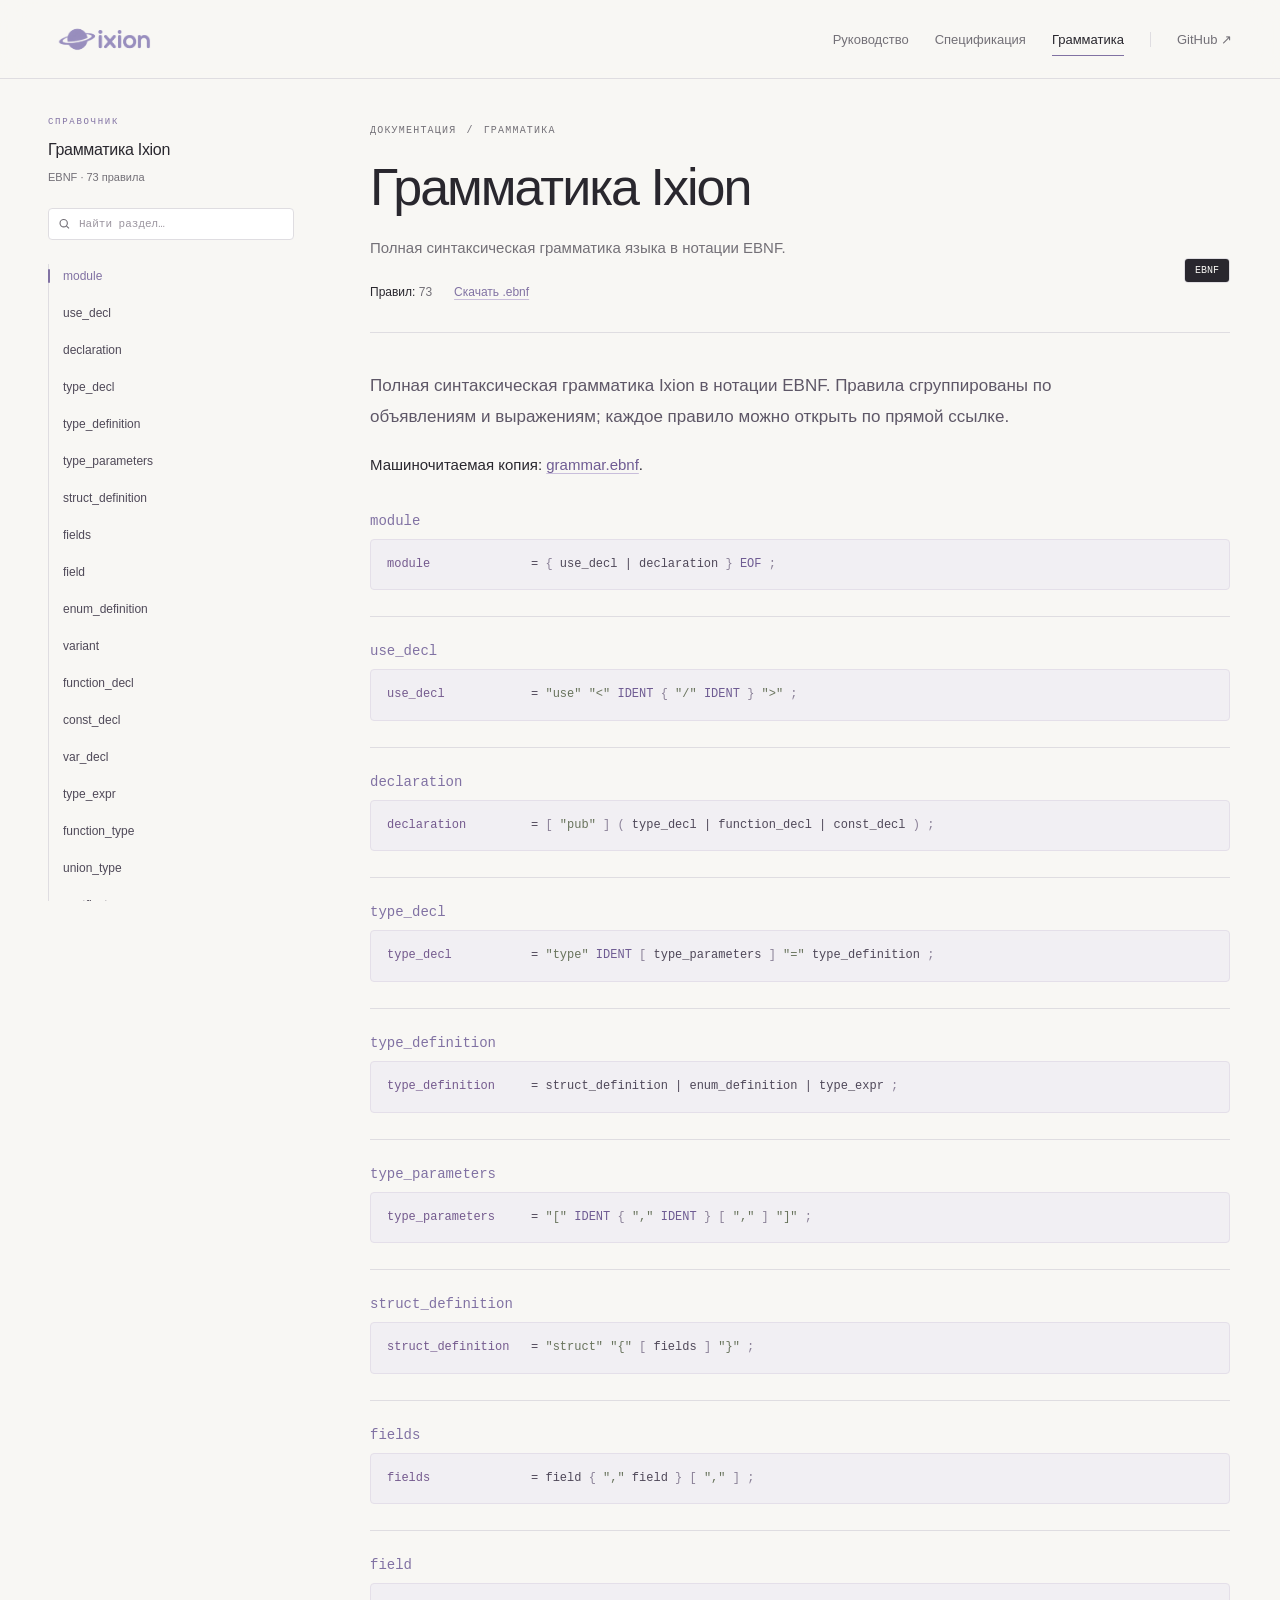
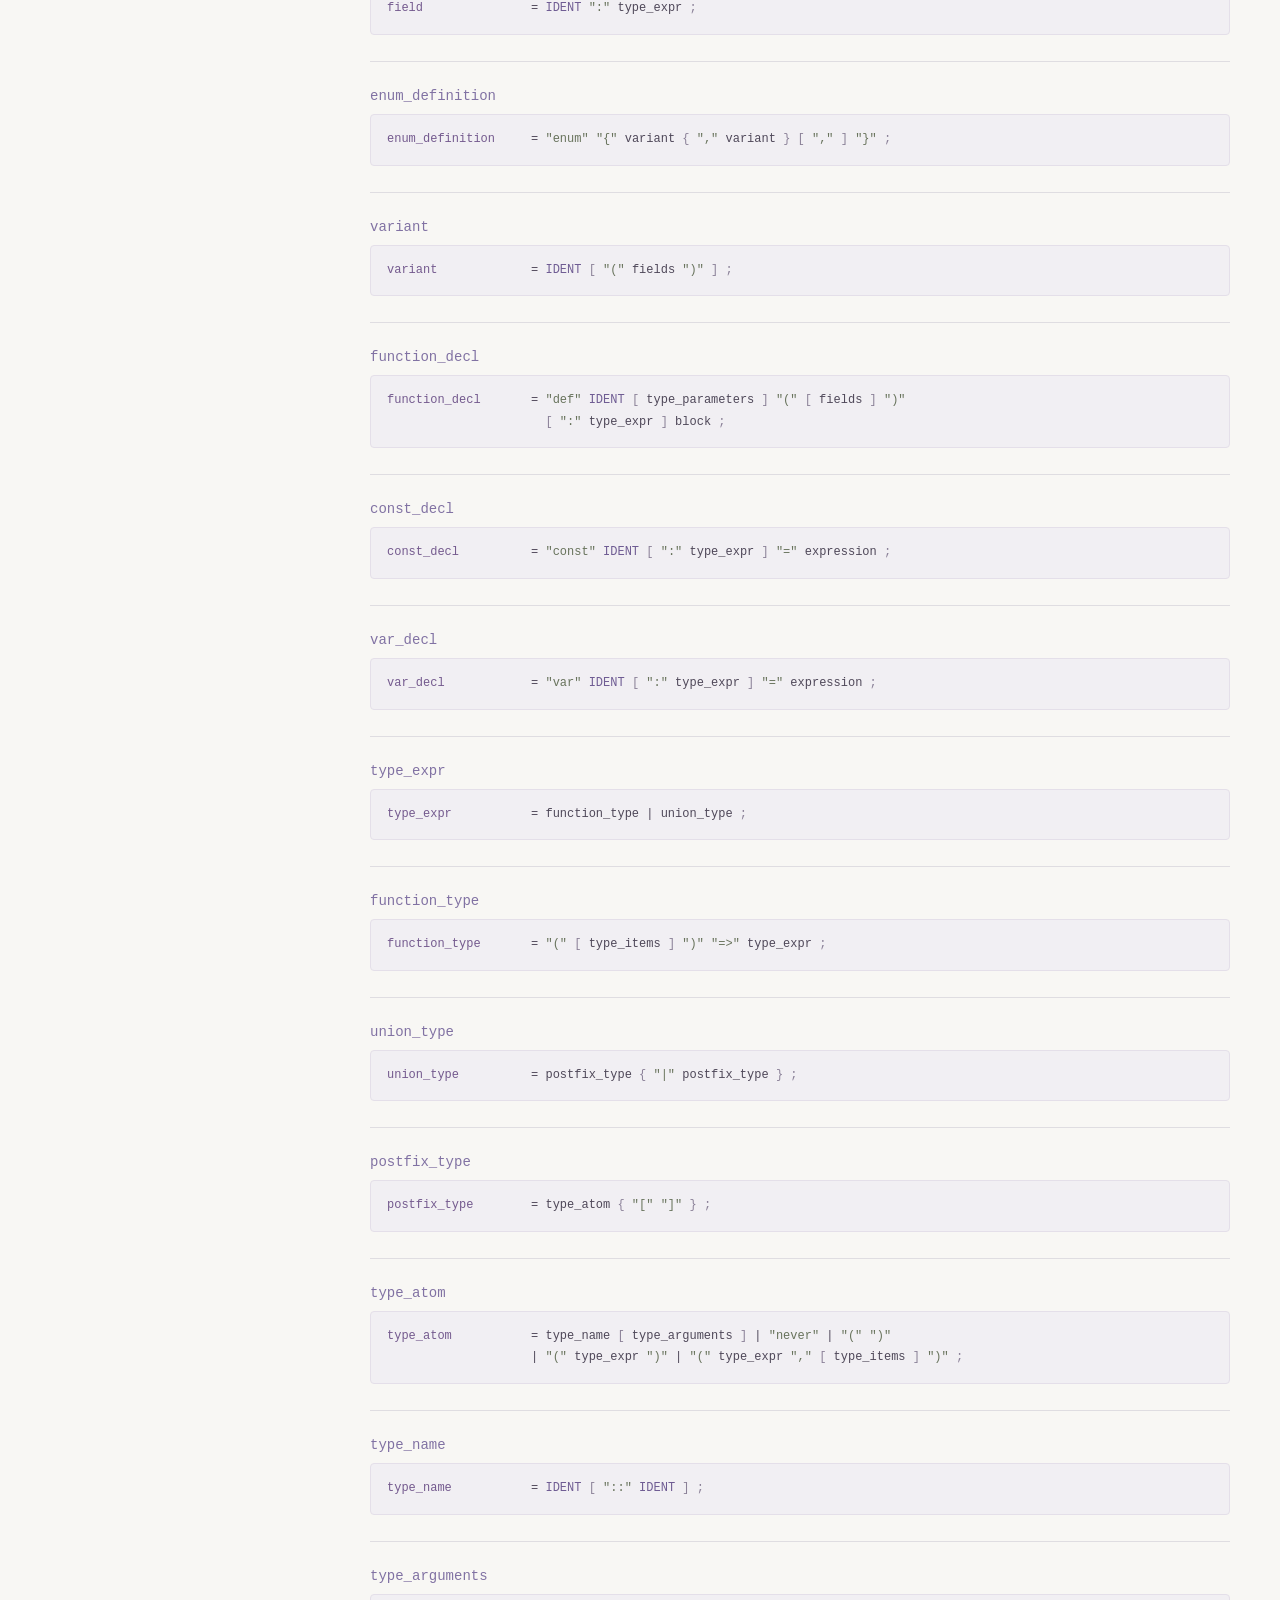
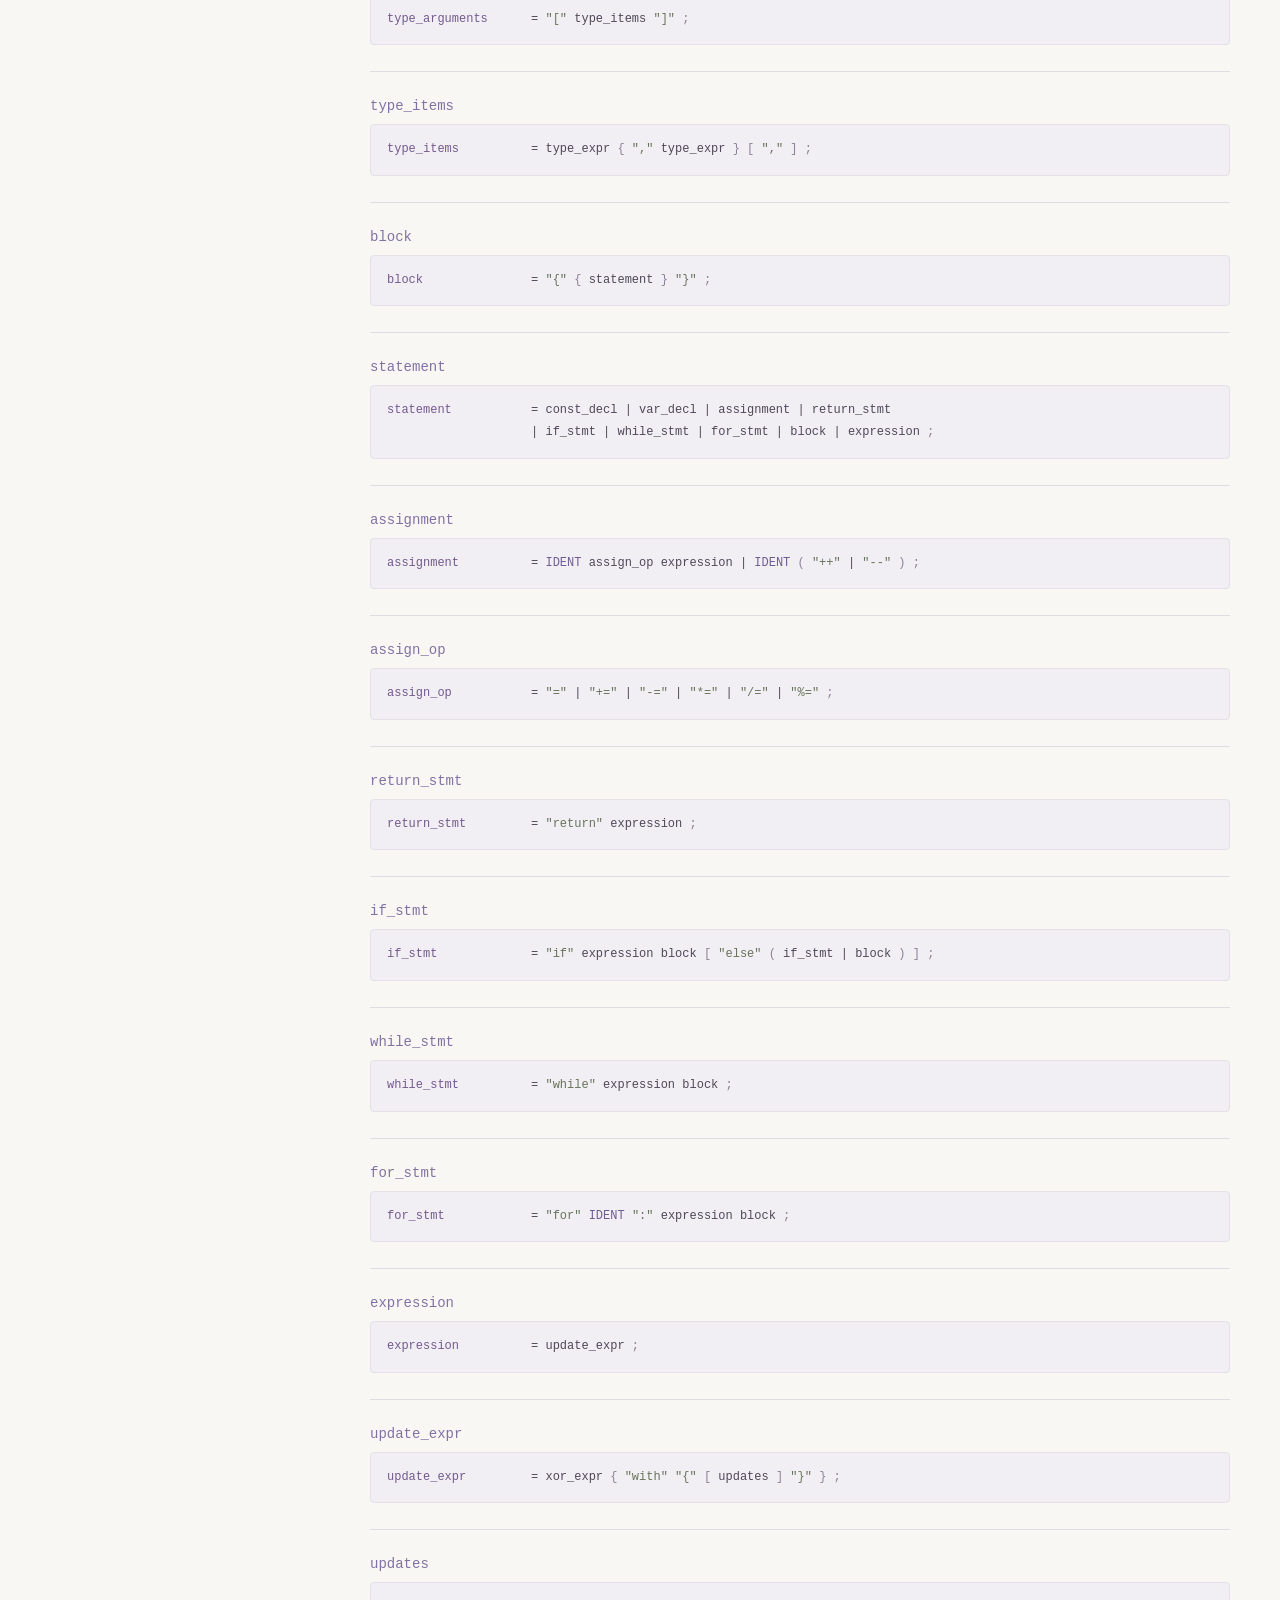
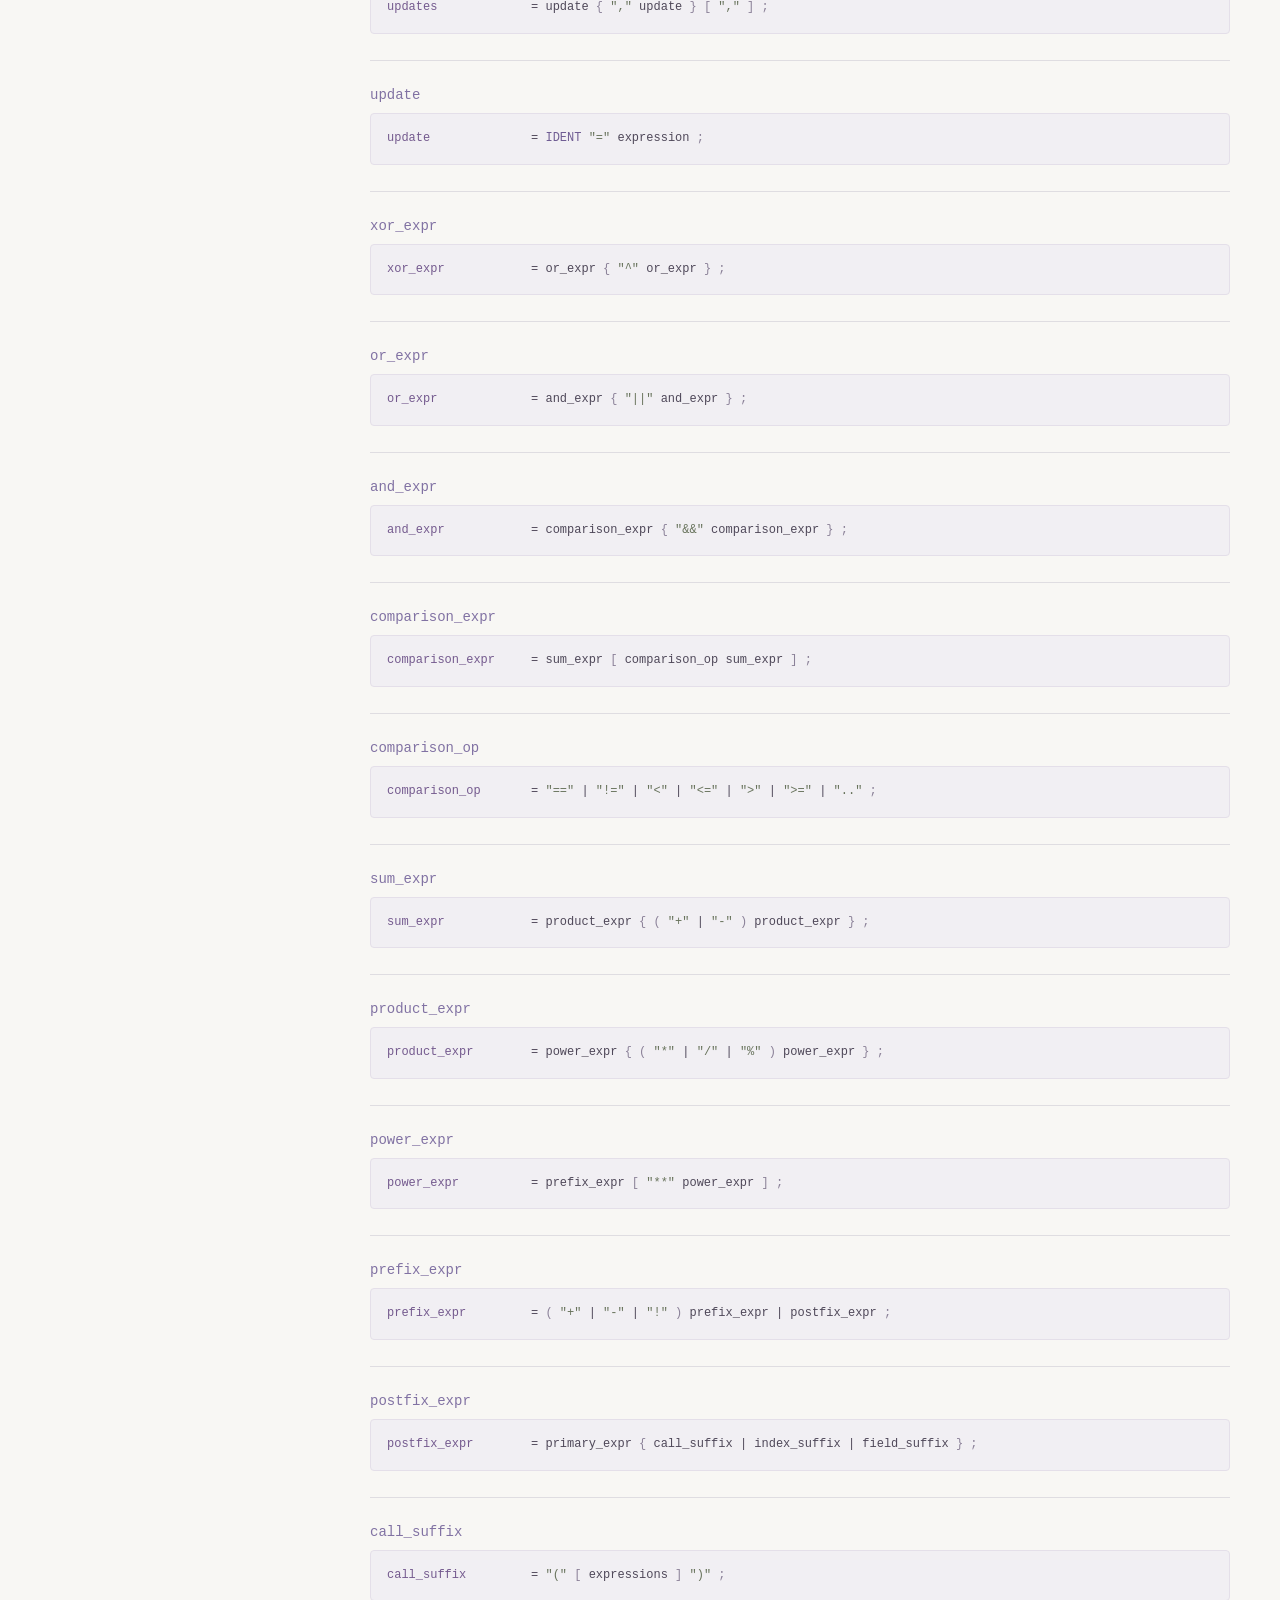
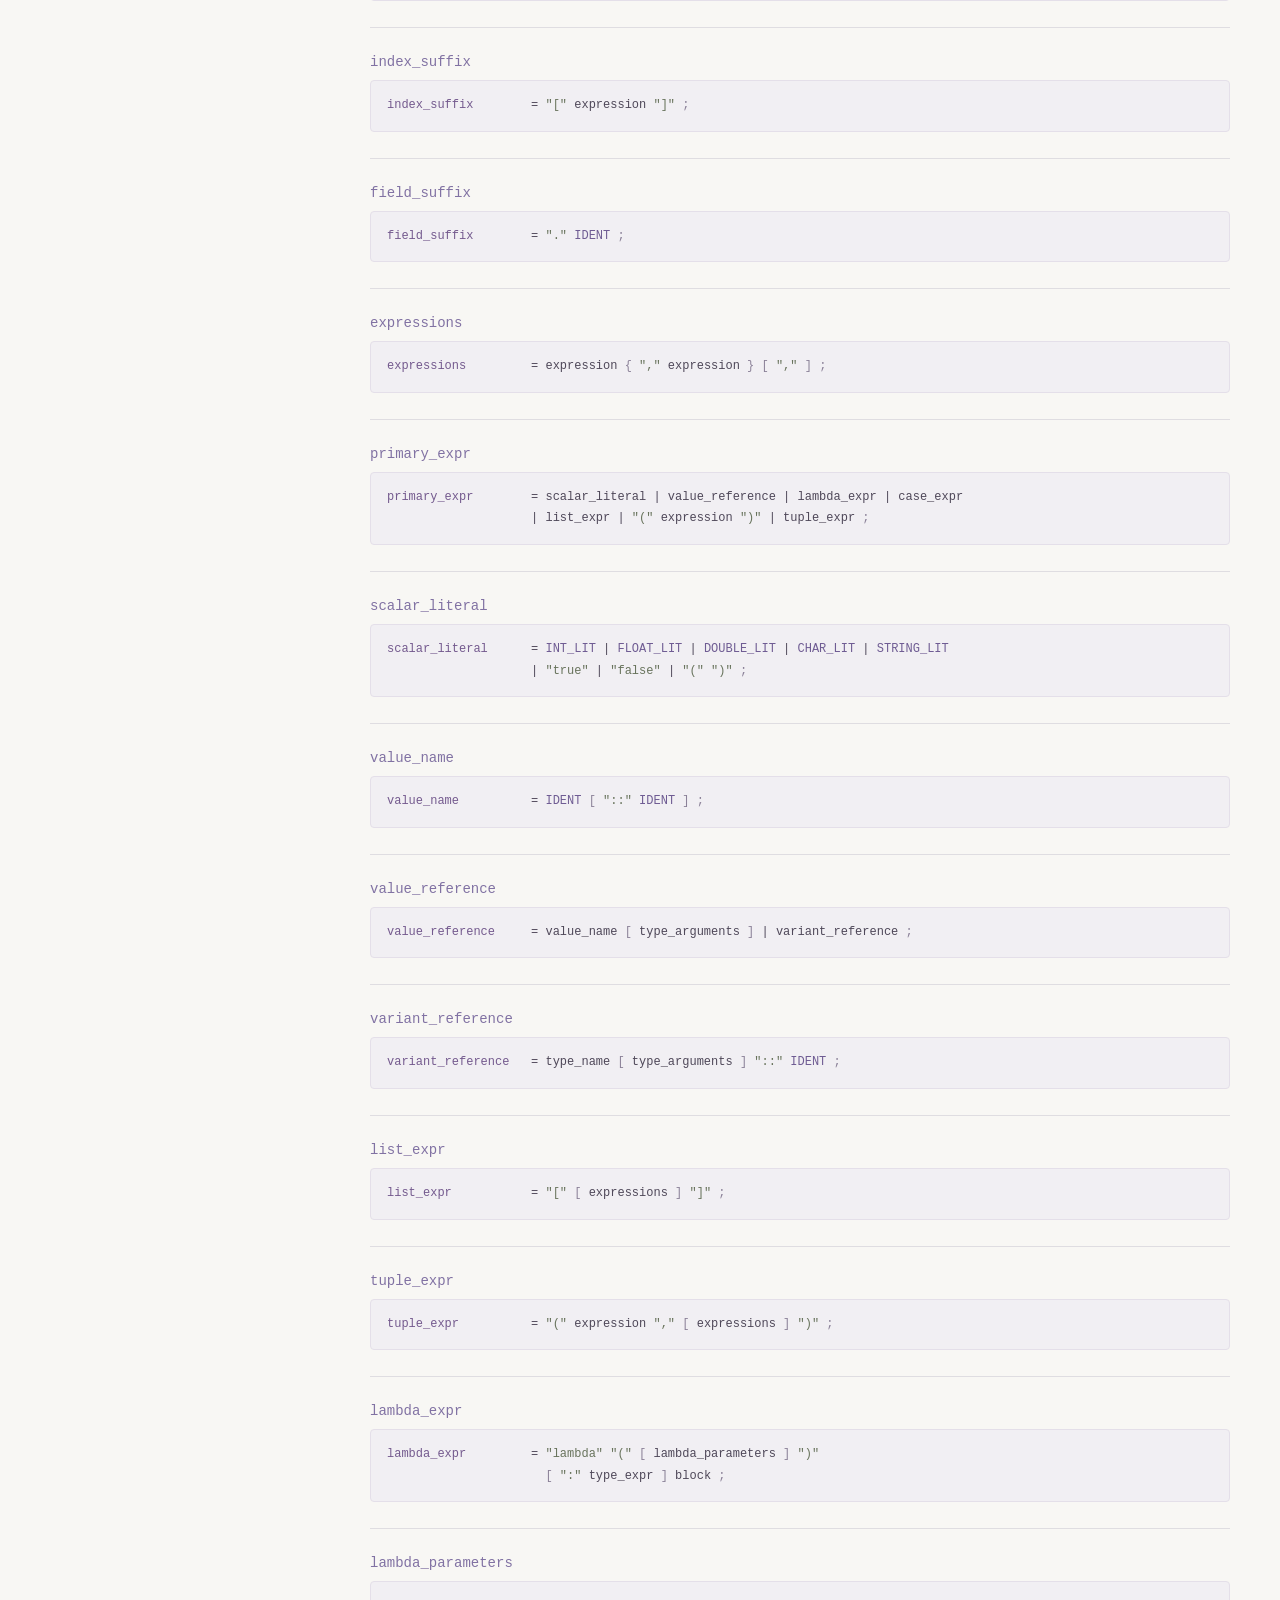
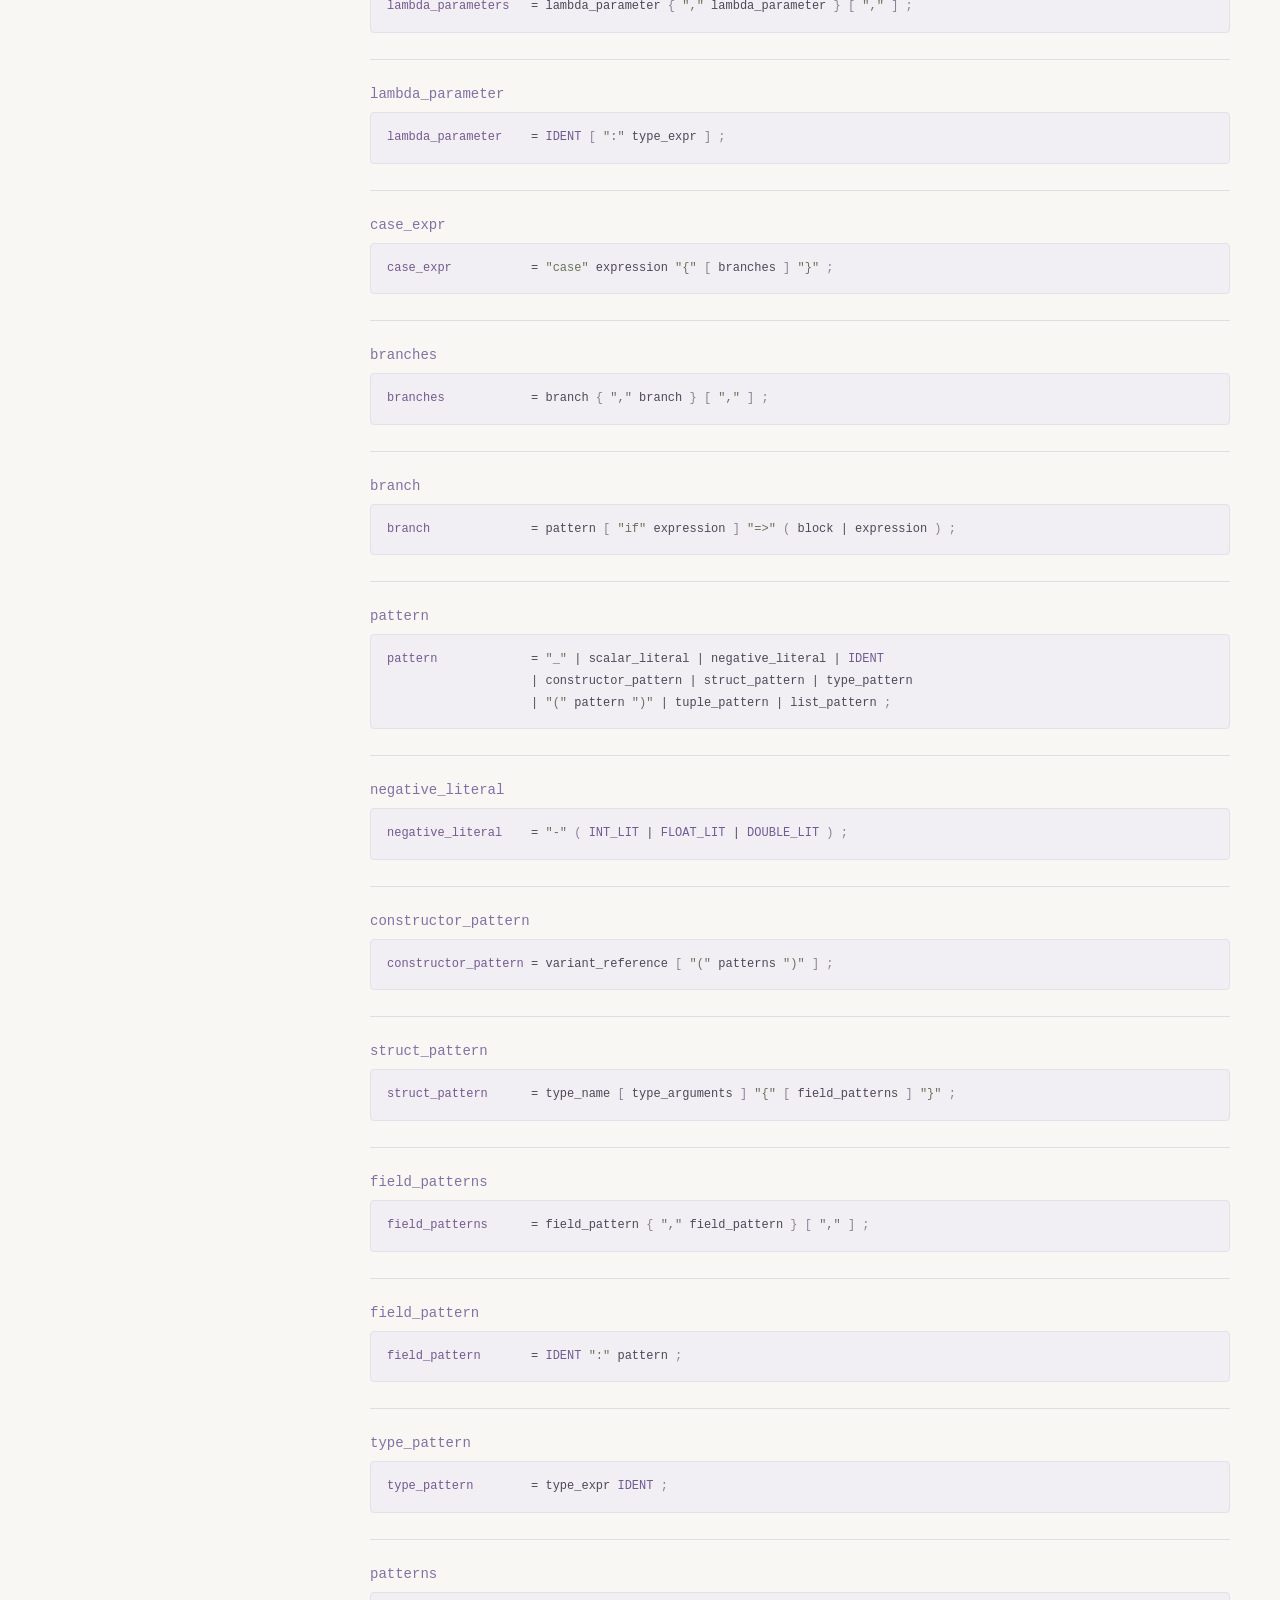
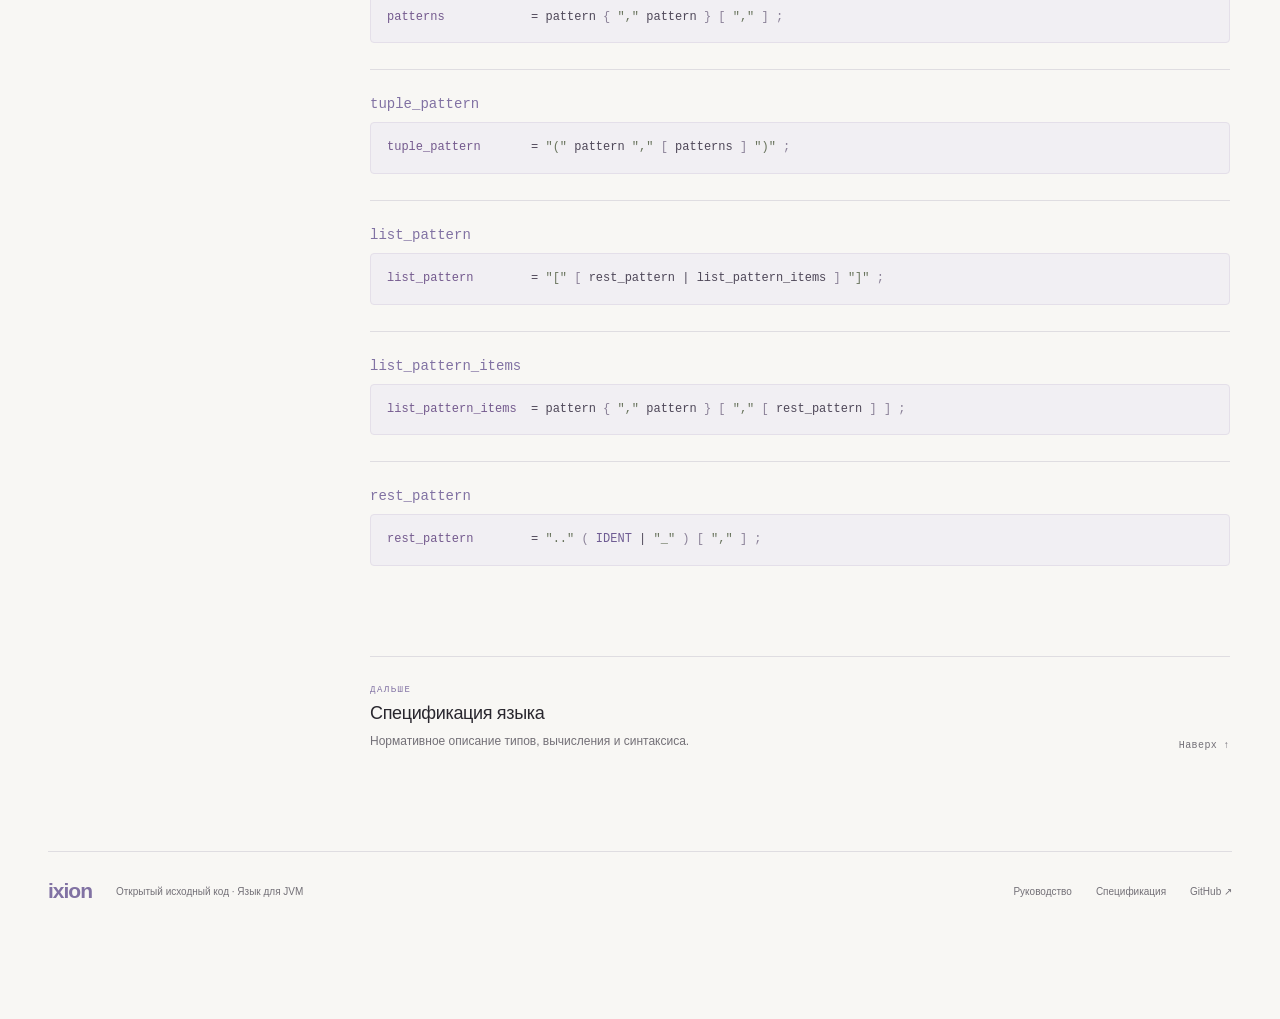
<file: spec/grammar.html>
<!doctype html>
<html lang="ru">
  <head>
    <meta charset="UTF-8" />
    <meta name="viewport" content="width=device-width, initial-scale=1" />
    <meta name="theme-color" content="#f8f7f4" />
    <meta name="description" content="Полная синтаксическая грамматика языка Ixion в нотации EBNF." />
    <meta property="og:title" content="Грамматика Ixion" />
    <meta property="og:description" content="Полная синтаксическая грамматика языка Ixion в нотации EBNF." />
    <meta property="og:type" content="article" />
    <title>Грамматика Ixion — Ixion</title>
    <link rel="icon" type="image/png" href="../assets/ixion-planet.png" />
    <link rel="stylesheet" href="../style.css" />
    <link rel="stylesheet" href="../assets/docs.css" />
  </head>
  <body class="docs-page grammar-page">
    <a class="skip-link" href="#main">К содержимому</a>
    <div class="docs-header-bar">
  <header class="site-header docs-header wrap">
    <a class="brand" href="../index.html" aria-label="Ixion — Главная">
      <img src="../assets/ixion-logo.png" alt="ixion" width="126" height="42" />
    </a>
    <nav class="docs-nav" aria-label="Основная навигация">
      <a href="../docs/ru.html">Руководство</a>
      <a href="../spec/specification.ru.html">Спецификация</a>
      <a href="../spec/grammar.html" class="active">Грамматика</a>
      <a class="docs-github" href="https://github.com/ixionlang/ixion" target="_blank" rel="noopener noreferrer">GitHub ↗</a>
    </nav>
    <button class="docs-menu-toggle" type="button" aria-controls="docs-sidebar" aria-expanded="false">
      <span aria-hidden="true">☰</span> Содержание
    </button>
  </header>
</div>
    <div class="reading-progress" aria-hidden="true"><span></span></div>
    <div class="docs-layout docs-layout-narrow">
  <button class="docs-overlay" type="button" aria-label="Закрыть меню" tabindex="-1"></button>
  <aside class="docs-sidebar" id="docs-sidebar">
    <button class="docs-menu-close" type="button" aria-label="Закрыть меню"><span aria-hidden="true">×</span></button>
    <p class="sidebar-eyebrow">СПРАВОЧНИК</p>
    <a class="sidebar-title" href="grammar.html">Грамматика Ixion</a>
    <p class="sidebar-meta">EBNF · 73 правила</p>
    <label class="docs-search">
      <span class="visually-hidden">Поиск по разделам</span>
      <svg viewBox="0 0 16 16" aria-hidden="true"><circle cx="7" cy="7" r="4.5"></circle><path d="m10.5 10.5 3 3"></path></svg>
      <input type="search" placeholder="Найти раздел…" aria-label="Поиск по разделам" autocomplete="off" />
    </label>
    <nav class="docs-toc" aria-label="Содержание документа">
      <div class="toc-section"><a class="toc-link toc-level-2" href="#prod-module">module</a></div><div class="toc-section"><a class="toc-link toc-level-2" href="#prod-use_decl">use_decl</a></div><div class="toc-section"><a class="toc-link toc-level-2" href="#prod-declaration">declaration</a></div><div class="toc-section"><a class="toc-link toc-level-2" href="#prod-type_decl">type_decl</a></div><div class="toc-section"><a class="toc-link toc-level-2" href="#prod-type_definition">type_definition</a></div><div class="toc-section"><a class="toc-link toc-level-2" href="#prod-type_parameters">type_parameters</a></div><div class="toc-section"><a class="toc-link toc-level-2" href="#prod-struct_definition">struct_definition</a></div><div class="toc-section"><a class="toc-link toc-level-2" href="#prod-fields">fields</a></div><div class="toc-section"><a class="toc-link toc-level-2" href="#prod-field">field</a></div><div class="toc-section"><a class="toc-link toc-level-2" href="#prod-enum_definition">enum_definition</a></div><div class="toc-section"><a class="toc-link toc-level-2" href="#prod-variant">variant</a></div><div class="toc-section"><a class="toc-link toc-level-2" href="#prod-function_decl">function_decl</a></div><div class="toc-section"><a class="toc-link toc-level-2" href="#prod-const_decl">const_decl</a></div><div class="toc-section"><a class="toc-link toc-level-2" href="#prod-var_decl">var_decl</a></div><div class="toc-section"><a class="toc-link toc-level-2" href="#prod-type_expr">type_expr</a></div><div class="toc-section"><a class="toc-link toc-level-2" href="#prod-function_type">function_type</a></div><div class="toc-section"><a class="toc-link toc-level-2" href="#prod-union_type">union_type</a></div><div class="toc-section"><a class="toc-link toc-level-2" href="#prod-postfix_type">postfix_type</a></div><div class="toc-section"><a class="toc-link toc-level-2" href="#prod-type_atom">type_atom</a></div><div class="toc-section"><a class="toc-link toc-level-2" href="#prod-type_name">type_name</a></div><div class="toc-section"><a class="toc-link toc-level-2" href="#prod-type_arguments">type_arguments</a></div><div class="toc-section"><a class="toc-link toc-level-2" href="#prod-type_items">type_items</a></div><div class="toc-section"><a class="toc-link toc-level-2" href="#prod-block">block</a></div><div class="toc-section"><a class="toc-link toc-level-2" href="#prod-statement">statement</a></div><div class="toc-section"><a class="toc-link toc-level-2" href="#prod-assignment">assignment</a></div><div class="toc-section"><a class="toc-link toc-level-2" href="#prod-assign_op">assign_op</a></div><div class="toc-section"><a class="toc-link toc-level-2" href="#prod-return_stmt">return_stmt</a></div><div class="toc-section"><a class="toc-link toc-level-2" href="#prod-if_stmt">if_stmt</a></div><div class="toc-section"><a class="toc-link toc-level-2" href="#prod-while_stmt">while_stmt</a></div><div class="toc-section"><a class="toc-link toc-level-2" href="#prod-for_stmt">for_stmt</a></div><div class="toc-section"><a class="toc-link toc-level-2" href="#prod-expression">expression</a></div><div class="toc-section"><a class="toc-link toc-level-2" href="#prod-update_expr">update_expr</a></div><div class="toc-section"><a class="toc-link toc-level-2" href="#prod-updates">updates</a></div><div class="toc-section"><a class="toc-link toc-level-2" href="#prod-update">update</a></div><div class="toc-section"><a class="toc-link toc-level-2" href="#prod-xor_expr">xor_expr</a></div><div class="toc-section"><a class="toc-link toc-level-2" href="#prod-or_expr">or_expr</a></div><div class="toc-section"><a class="toc-link toc-level-2" href="#prod-and_expr">and_expr</a></div><div class="toc-section"><a class="toc-link toc-level-2" href="#prod-comparison_expr">comparison_expr</a></div><div class="toc-section"><a class="toc-link toc-level-2" href="#prod-comparison_op">comparison_op</a></div><div class="toc-section"><a class="toc-link toc-level-2" href="#prod-sum_expr">sum_expr</a></div><div class="toc-section"><a class="toc-link toc-level-2" href="#prod-product_expr">product_expr</a></div><div class="toc-section"><a class="toc-link toc-level-2" href="#prod-power_expr">power_expr</a></div><div class="toc-section"><a class="toc-link toc-level-2" href="#prod-prefix_expr">prefix_expr</a></div><div class="toc-section"><a class="toc-link toc-level-2" href="#prod-postfix_expr">postfix_expr</a></div><div class="toc-section"><a class="toc-link toc-level-2" href="#prod-call_suffix">call_suffix</a></div><div class="toc-section"><a class="toc-link toc-level-2" href="#prod-index_suffix">index_suffix</a></div><div class="toc-section"><a class="toc-link toc-level-2" href="#prod-field_suffix">field_suffix</a></div><div class="toc-section"><a class="toc-link toc-level-2" href="#prod-expressions">expressions</a></div><div class="toc-section"><a class="toc-link toc-level-2" href="#prod-primary_expr">primary_expr</a></div><div class="toc-section"><a class="toc-link toc-level-2" href="#prod-scalar_literal">scalar_literal</a></div><div class="toc-section"><a class="toc-link toc-level-2" href="#prod-value_name">value_name</a></div><div class="toc-section"><a class="toc-link toc-level-2" href="#prod-value_reference">value_reference</a></div><div class="toc-section"><a class="toc-link toc-level-2" href="#prod-variant_reference">variant_reference</a></div><div class="toc-section"><a class="toc-link toc-level-2" href="#prod-list_expr">list_expr</a></div><div class="toc-section"><a class="toc-link toc-level-2" href="#prod-tuple_expr">tuple_expr</a></div><div class="toc-section"><a class="toc-link toc-level-2" href="#prod-lambda_expr">lambda_expr</a></div><div class="toc-section"><a class="toc-link toc-level-2" href="#prod-lambda_parameters">lambda_parameters</a></div><div class="toc-section"><a class="toc-link toc-level-2" href="#prod-lambda_parameter">lambda_parameter</a></div><div class="toc-section"><a class="toc-link toc-level-2" href="#prod-case_expr">case_expr</a></div><div class="toc-section"><a class="toc-link toc-level-2" href="#prod-branches">branches</a></div><div class="toc-section"><a class="toc-link toc-level-2" href="#prod-branch">branch</a></div><div class="toc-section"><a class="toc-link toc-level-2" href="#prod-pattern">pattern</a></div><div class="toc-section"><a class="toc-link toc-level-2" href="#prod-negative_literal">negative_literal</a></div><div class="toc-section"><a class="toc-link toc-level-2" href="#prod-constructor_pattern">constructor_pattern</a></div><div class="toc-section"><a class="toc-link toc-level-2" href="#prod-struct_pattern">struct_pattern</a></div><div class="toc-section"><a class="toc-link toc-level-2" href="#prod-field_patterns">field_patterns</a></div><div class="toc-section"><a class="toc-link toc-level-2" href="#prod-field_pattern">field_pattern</a></div><div class="toc-section"><a class="toc-link toc-level-2" href="#prod-type_pattern">type_pattern</a></div><div class="toc-section"><a class="toc-link toc-level-2" href="#prod-patterns">patterns</a></div><div class="toc-section"><a class="toc-link toc-level-2" href="#prod-tuple_pattern">tuple_pattern</a></div><div class="toc-section"><a class="toc-link toc-level-2" href="#prod-list_pattern">list_pattern</a></div><div class="toc-section"><a class="toc-link toc-level-2" href="#prod-list_pattern_items">list_pattern_items</a></div><div class="toc-section"><a class="toc-link toc-level-2" href="#prod-rest_pattern">rest_pattern</a></div>
      <p class="toc-empty">Разделы не найдены</p>
    </nav>
    <div class="sidebar-footer">
      <a href="../spec/specification.ru.html">Спецификация языка ↗</a>
    </div>
  </aside>
  <main class="docs-main" id="main">
    <div class="doc-hero">
      <div class="doc-breadcrumb">
        <a href="../docs/index.html">Документация</a>
        <span aria-hidden="true">/</span>
        <span>грамматика</span>
      </div>
      <div class="doc-hero-row">
        <div>
          <h1>Грамматика Ixion</h1>
          <p class="doc-subtitle">Полная синтаксическая грамматика языка в нотации EBNF.</p>
        </div>
        <div class="doc-lang-switch"><span class="active">EBNF</span></div>
      </div>
      <div class="doc-meta"><span><strong>Правил:</strong> 73</span><span><a href="grammar.ebnf">Скачать .ebnf</a></span></div>
    </div>
    <article class="doc-content grammar-content">
      <p class="doc-lead">Полная синтаксическая грамматика Ixion в нотации EBNF. Правила сгруппированы по объявлениям и выражениям; каждое правило можно открыть по прямой ссылке.</p>
<p>Машиночитаемая копия: <a href="grammar.ebnf">grammar.ebnf</a>.</p>
<div class="grammar-list">
<section class="grammar-item" id="prod-module">
  <h2>module<a class="heading-anchor" href="#prod-module" aria-label="Ссылка на раздел">#</a></h2>
  <pre class="grammar-code" tabindex="0"><code class="language-ebnf"><span class="tok-kw">module</span>              = <span class="tok-op">{</span> use_decl | declaration <span class="tok-op">}</span> <span class="tok-type">EOF</span> <span class="tok-op">;</span></code></pre>
</section>
<section class="grammar-item" id="prod-use_decl">
  <h2>use_decl<a class="heading-anchor" href="#prod-use_decl" aria-label="Ссылка на раздел">#</a></h2>
  <pre class="grammar-code" tabindex="0"><code class="language-ebnf"><span class="tok-kw">use_decl</span>            = <span class="tok-str">&quot;use&quot;</span> <span class="tok-str">&quot;&lt;&quot;</span> <span class="tok-type">IDENT</span> <span class="tok-op">{</span> <span class="tok-str">&quot;/&quot;</span> <span class="tok-type">IDENT</span> <span class="tok-op">}</span> <span class="tok-str">&quot;&gt;&quot;</span> <span class="tok-op">;</span></code></pre>
</section>
<section class="grammar-item" id="prod-declaration">
  <h2>declaration<a class="heading-anchor" href="#prod-declaration" aria-label="Ссылка на раздел">#</a></h2>
  <pre class="grammar-code" tabindex="0"><code class="language-ebnf"><span class="tok-kw">declaration</span>         = <span class="tok-op">[</span> <span class="tok-str">&quot;pub&quot;</span> <span class="tok-op">]</span> <span class="tok-op">(</span> type_decl | function_decl | const_decl <span class="tok-op">)</span> <span class="tok-op">;</span></code></pre>
</section>
<section class="grammar-item" id="prod-type_decl">
  <h2>type_decl<a class="heading-anchor" href="#prod-type_decl" aria-label="Ссылка на раздел">#</a></h2>
  <pre class="grammar-code" tabindex="0"><code class="language-ebnf"><span class="tok-kw">type_decl</span>           = <span class="tok-str">&quot;type&quot;</span> <span class="tok-type">IDENT</span> <span class="tok-op">[</span> type_parameters <span class="tok-op">]</span> <span class="tok-str">&quot;=&quot;</span> type_definition <span class="tok-op">;</span></code></pre>
</section>
<section class="grammar-item" id="prod-type_definition">
  <h2>type_definition<a class="heading-anchor" href="#prod-type_definition" aria-label="Ссылка на раздел">#</a></h2>
  <pre class="grammar-code" tabindex="0"><code class="language-ebnf"><span class="tok-kw">type_definition</span>     = struct_definition | enum_definition | type_expr <span class="tok-op">;</span></code></pre>
</section>
<section class="grammar-item" id="prod-type_parameters">
  <h2>type_parameters<a class="heading-anchor" href="#prod-type_parameters" aria-label="Ссылка на раздел">#</a></h2>
  <pre class="grammar-code" tabindex="0"><code class="language-ebnf"><span class="tok-kw">type_parameters</span>     = <span class="tok-str">&quot;[&quot;</span> <span class="tok-type">IDENT</span> <span class="tok-op">{</span> <span class="tok-str">&quot;,&quot;</span> <span class="tok-type">IDENT</span> <span class="tok-op">}</span> <span class="tok-op">[</span> <span class="tok-str">&quot;,&quot;</span> <span class="tok-op">]</span> <span class="tok-str">&quot;]&quot;</span> <span class="tok-op">;</span></code></pre>
</section>
<section class="grammar-item" id="prod-struct_definition">
  <h2>struct_definition<a class="heading-anchor" href="#prod-struct_definition" aria-label="Ссылка на раздел">#</a></h2>
  <pre class="grammar-code" tabindex="0"><code class="language-ebnf"><span class="tok-kw">struct_definition</span>   = <span class="tok-str">&quot;struct&quot;</span> <span class="tok-str">&quot;{&quot;</span> <span class="tok-op">[</span> fields <span class="tok-op">]</span> <span class="tok-str">&quot;}&quot;</span> <span class="tok-op">;</span></code></pre>
</section>
<section class="grammar-item" id="prod-fields">
  <h2>fields<a class="heading-anchor" href="#prod-fields" aria-label="Ссылка на раздел">#</a></h2>
  <pre class="grammar-code" tabindex="0"><code class="language-ebnf"><span class="tok-kw">fields</span>              = field <span class="tok-op">{</span> <span class="tok-str">&quot;,&quot;</span> field <span class="tok-op">}</span> <span class="tok-op">[</span> <span class="tok-str">&quot;,&quot;</span> <span class="tok-op">]</span> <span class="tok-op">;</span></code></pre>
</section>
<section class="grammar-item" id="prod-field">
  <h2>field<a class="heading-anchor" href="#prod-field" aria-label="Ссылка на раздел">#</a></h2>
  <pre class="grammar-code" tabindex="0"><code class="language-ebnf"><span class="tok-kw">field</span>               = <span class="tok-type">IDENT</span> <span class="tok-str">&quot;:&quot;</span> type_expr <span class="tok-op">;</span></code></pre>
</section>
<section class="grammar-item" id="prod-enum_definition">
  <h2>enum_definition<a class="heading-anchor" href="#prod-enum_definition" aria-label="Ссылка на раздел">#</a></h2>
  <pre class="grammar-code" tabindex="0"><code class="language-ebnf"><span class="tok-kw">enum_definition</span>     = <span class="tok-str">&quot;enum&quot;</span> <span class="tok-str">&quot;{&quot;</span> variant <span class="tok-op">{</span> <span class="tok-str">&quot;,&quot;</span> variant <span class="tok-op">}</span> <span class="tok-op">[</span> <span class="tok-str">&quot;,&quot;</span> <span class="tok-op">]</span> <span class="tok-str">&quot;}&quot;</span> <span class="tok-op">;</span></code></pre>
</section>
<section class="grammar-item" id="prod-variant">
  <h2>variant<a class="heading-anchor" href="#prod-variant" aria-label="Ссылка на раздел">#</a></h2>
  <pre class="grammar-code" tabindex="0"><code class="language-ebnf"><span class="tok-kw">variant</span>             = <span class="tok-type">IDENT</span> <span class="tok-op">[</span> <span class="tok-str">&quot;(&quot;</span> fields <span class="tok-str">&quot;)&quot;</span> <span class="tok-op">]</span> <span class="tok-op">;</span></code></pre>
</section>
<section class="grammar-item" id="prod-function_decl">
  <h2>function_decl<a class="heading-anchor" href="#prod-function_decl" aria-label="Ссылка на раздел">#</a></h2>
  <pre class="grammar-code" tabindex="0"><code class="language-ebnf"><span class="tok-kw">function_decl</span>       = <span class="tok-str">&quot;def&quot;</span> <span class="tok-type">IDENT</span> <span class="tok-op">[</span> type_parameters <span class="tok-op">]</span> <span class="tok-str">&quot;(&quot;</span> <span class="tok-op">[</span> fields <span class="tok-op">]</span> <span class="tok-str">&quot;)&quot;</span>
                      <span class="tok-op">[</span> <span class="tok-str">&quot;:&quot;</span> type_expr <span class="tok-op">]</span> block <span class="tok-op">;</span></code></pre>
</section>
<section class="grammar-item" id="prod-const_decl">
  <h2>const_decl<a class="heading-anchor" href="#prod-const_decl" aria-label="Ссылка на раздел">#</a></h2>
  <pre class="grammar-code" tabindex="0"><code class="language-ebnf"><span class="tok-kw">const_decl</span>          = <span class="tok-str">&quot;const&quot;</span> <span class="tok-type">IDENT</span> <span class="tok-op">[</span> <span class="tok-str">&quot;:&quot;</span> type_expr <span class="tok-op">]</span> <span class="tok-str">&quot;=&quot;</span> expression <span class="tok-op">;</span></code></pre>
</section>
<section class="grammar-item" id="prod-var_decl">
  <h2>var_decl<a class="heading-anchor" href="#prod-var_decl" aria-label="Ссылка на раздел">#</a></h2>
  <pre class="grammar-code" tabindex="0"><code class="language-ebnf"><span class="tok-kw">var_decl</span>            = <span class="tok-str">&quot;var&quot;</span> <span class="tok-type">IDENT</span> <span class="tok-op">[</span> <span class="tok-str">&quot;:&quot;</span> type_expr <span class="tok-op">]</span> <span class="tok-str">&quot;=&quot;</span> expression <span class="tok-op">;</span></code></pre>
</section>
<section class="grammar-item" id="prod-type_expr">
  <h2>type_expr<a class="heading-anchor" href="#prod-type_expr" aria-label="Ссылка на раздел">#</a></h2>
  <pre class="grammar-code" tabindex="0"><code class="language-ebnf"><span class="tok-kw">type_expr</span>           = function_type | union_type <span class="tok-op">;</span></code></pre>
</section>
<section class="grammar-item" id="prod-function_type">
  <h2>function_type<a class="heading-anchor" href="#prod-function_type" aria-label="Ссылка на раздел">#</a></h2>
  <pre class="grammar-code" tabindex="0"><code class="language-ebnf"><span class="tok-kw">function_type</span>       = <span class="tok-str">&quot;(&quot;</span> <span class="tok-op">[</span> type_items <span class="tok-op">]</span> <span class="tok-str">&quot;)&quot;</span> <span class="tok-str">&quot;=&gt;&quot;</span> type_expr <span class="tok-op">;</span></code></pre>
</section>
<section class="grammar-item" id="prod-union_type">
  <h2>union_type<a class="heading-anchor" href="#prod-union_type" aria-label="Ссылка на раздел">#</a></h2>
  <pre class="grammar-code" tabindex="0"><code class="language-ebnf"><span class="tok-kw">union_type</span>          = postfix_type <span class="tok-op">{</span> <span class="tok-str">&quot;|&quot;</span> postfix_type <span class="tok-op">}</span> <span class="tok-op">;</span></code></pre>
</section>
<section class="grammar-item" id="prod-postfix_type">
  <h2>postfix_type<a class="heading-anchor" href="#prod-postfix_type" aria-label="Ссылка на раздел">#</a></h2>
  <pre class="grammar-code" tabindex="0"><code class="language-ebnf"><span class="tok-kw">postfix_type</span>        = type_atom <span class="tok-op">{</span> <span class="tok-str">&quot;[&quot;</span> <span class="tok-str">&quot;]&quot;</span> <span class="tok-op">}</span> <span class="tok-op">;</span></code></pre>
</section>
<section class="grammar-item" id="prod-type_atom">
  <h2>type_atom<a class="heading-anchor" href="#prod-type_atom" aria-label="Ссылка на раздел">#</a></h2>
  <pre class="grammar-code" tabindex="0"><code class="language-ebnf"><span class="tok-kw">type_atom</span>           = type_name <span class="tok-op">[</span> type_arguments <span class="tok-op">]</span> | <span class="tok-str">&quot;never&quot;</span> | <span class="tok-str">&quot;(&quot;</span> <span class="tok-str">&quot;)&quot;</span>
                    | <span class="tok-str">&quot;(&quot;</span> type_expr <span class="tok-str">&quot;)&quot;</span> | <span class="tok-str">&quot;(&quot;</span> type_expr <span class="tok-str">&quot;,&quot;</span> <span class="tok-op">[</span> type_items <span class="tok-op">]</span> <span class="tok-str">&quot;)&quot;</span> <span class="tok-op">;</span></code></pre>
</section>
<section class="grammar-item" id="prod-type_name">
  <h2>type_name<a class="heading-anchor" href="#prod-type_name" aria-label="Ссылка на раздел">#</a></h2>
  <pre class="grammar-code" tabindex="0"><code class="language-ebnf"><span class="tok-kw">type_name</span>           = <span class="tok-type">IDENT</span> <span class="tok-op">[</span> <span class="tok-str">&quot;::&quot;</span> <span class="tok-type">IDENT</span> <span class="tok-op">]</span> <span class="tok-op">;</span></code></pre>
</section>
<section class="grammar-item" id="prod-type_arguments">
  <h2>type_arguments<a class="heading-anchor" href="#prod-type_arguments" aria-label="Ссылка на раздел">#</a></h2>
  <pre class="grammar-code" tabindex="0"><code class="language-ebnf"><span class="tok-kw">type_arguments</span>      = <span class="tok-str">&quot;[&quot;</span> type_items <span class="tok-str">&quot;]&quot;</span> <span class="tok-op">;</span></code></pre>
</section>
<section class="grammar-item" id="prod-type_items">
  <h2>type_items<a class="heading-anchor" href="#prod-type_items" aria-label="Ссылка на раздел">#</a></h2>
  <pre class="grammar-code" tabindex="0"><code class="language-ebnf"><span class="tok-kw">type_items</span>          = type_expr <span class="tok-op">{</span> <span class="tok-str">&quot;,&quot;</span> type_expr <span class="tok-op">}</span> <span class="tok-op">[</span> <span class="tok-str">&quot;,&quot;</span> <span class="tok-op">]</span> <span class="tok-op">;</span></code></pre>
</section>
<section class="grammar-item" id="prod-block">
  <h2>block<a class="heading-anchor" href="#prod-block" aria-label="Ссылка на раздел">#</a></h2>
  <pre class="grammar-code" tabindex="0"><code class="language-ebnf"><span class="tok-kw">block</span>               = <span class="tok-str">&quot;{&quot;</span> <span class="tok-op">{</span> statement <span class="tok-op">}</span> <span class="tok-str">&quot;}&quot;</span> <span class="tok-op">;</span></code></pre>
</section>
<section class="grammar-item" id="prod-statement">
  <h2>statement<a class="heading-anchor" href="#prod-statement" aria-label="Ссылка на раздел">#</a></h2>
  <pre class="grammar-code" tabindex="0"><code class="language-ebnf"><span class="tok-kw">statement</span>           = const_decl | var_decl | assignment | return_stmt
                    | if_stmt | while_stmt | for_stmt | block | expression <span class="tok-op">;</span></code></pre>
</section>
<section class="grammar-item" id="prod-assignment">
  <h2>assignment<a class="heading-anchor" href="#prod-assignment" aria-label="Ссылка на раздел">#</a></h2>
  <pre class="grammar-code" tabindex="0"><code class="language-ebnf"><span class="tok-kw">assignment</span>          = <span class="tok-type">IDENT</span> assign_op expression | <span class="tok-type">IDENT</span> <span class="tok-op">(</span> <span class="tok-str">&quot;++&quot;</span> | <span class="tok-str">&quot;--&quot;</span> <span class="tok-op">)</span> <span class="tok-op">;</span></code></pre>
</section>
<section class="grammar-item" id="prod-assign_op">
  <h2>assign_op<a class="heading-anchor" href="#prod-assign_op" aria-label="Ссылка на раздел">#</a></h2>
  <pre class="grammar-code" tabindex="0"><code class="language-ebnf"><span class="tok-kw">assign_op</span>           = <span class="tok-str">&quot;=&quot;</span> | <span class="tok-str">&quot;+=&quot;</span> | <span class="tok-str">&quot;-=&quot;</span> | <span class="tok-str">&quot;*=&quot;</span> | <span class="tok-str">&quot;/=&quot;</span> | <span class="tok-str">&quot;%=&quot;</span> <span class="tok-op">;</span></code></pre>
</section>
<section class="grammar-item" id="prod-return_stmt">
  <h2>return_stmt<a class="heading-anchor" href="#prod-return_stmt" aria-label="Ссылка на раздел">#</a></h2>
  <pre class="grammar-code" tabindex="0"><code class="language-ebnf"><span class="tok-kw">return_stmt</span>         = <span class="tok-str">&quot;return&quot;</span> expression <span class="tok-op">;</span></code></pre>
</section>
<section class="grammar-item" id="prod-if_stmt">
  <h2>if_stmt<a class="heading-anchor" href="#prod-if_stmt" aria-label="Ссылка на раздел">#</a></h2>
  <pre class="grammar-code" tabindex="0"><code class="language-ebnf"><span class="tok-kw">if_stmt</span>             = <span class="tok-str">&quot;if&quot;</span> expression block <span class="tok-op">[</span> <span class="tok-str">&quot;else&quot;</span> <span class="tok-op">(</span> if_stmt | block <span class="tok-op">)</span> <span class="tok-op">]</span> <span class="tok-op">;</span></code></pre>
</section>
<section class="grammar-item" id="prod-while_stmt">
  <h2>while_stmt<a class="heading-anchor" href="#prod-while_stmt" aria-label="Ссылка на раздел">#</a></h2>
  <pre class="grammar-code" tabindex="0"><code class="language-ebnf"><span class="tok-kw">while_stmt</span>          = <span class="tok-str">&quot;while&quot;</span> expression block <span class="tok-op">;</span></code></pre>
</section>
<section class="grammar-item" id="prod-for_stmt">
  <h2>for_stmt<a class="heading-anchor" href="#prod-for_stmt" aria-label="Ссылка на раздел">#</a></h2>
  <pre class="grammar-code" tabindex="0"><code class="language-ebnf"><span class="tok-kw">for_stmt</span>            = <span class="tok-str">&quot;for&quot;</span> <span class="tok-type">IDENT</span> <span class="tok-str">&quot;:&quot;</span> expression block <span class="tok-op">;</span></code></pre>
</section>
<section class="grammar-item" id="prod-expression">
  <h2>expression<a class="heading-anchor" href="#prod-expression" aria-label="Ссылка на раздел">#</a></h2>
  <pre class="grammar-code" tabindex="0"><code class="language-ebnf"><span class="tok-kw">expression</span>          = update_expr <span class="tok-op">;</span></code></pre>
</section>
<section class="grammar-item" id="prod-update_expr">
  <h2>update_expr<a class="heading-anchor" href="#prod-update_expr" aria-label="Ссылка на раздел">#</a></h2>
  <pre class="grammar-code" tabindex="0"><code class="language-ebnf"><span class="tok-kw">update_expr</span>         = xor_expr <span class="tok-op">{</span> <span class="tok-str">&quot;with&quot;</span> <span class="tok-str">&quot;{&quot;</span> <span class="tok-op">[</span> updates <span class="tok-op">]</span> <span class="tok-str">&quot;}&quot;</span> <span class="tok-op">}</span> <span class="tok-op">;</span></code></pre>
</section>
<section class="grammar-item" id="prod-updates">
  <h2>updates<a class="heading-anchor" href="#prod-updates" aria-label="Ссылка на раздел">#</a></h2>
  <pre class="grammar-code" tabindex="0"><code class="language-ebnf"><span class="tok-kw">updates</span>             = update <span class="tok-op">{</span> <span class="tok-str">&quot;,&quot;</span> update <span class="tok-op">}</span> <span class="tok-op">[</span> <span class="tok-str">&quot;,&quot;</span> <span class="tok-op">]</span> <span class="tok-op">;</span></code></pre>
</section>
<section class="grammar-item" id="prod-update">
  <h2>update<a class="heading-anchor" href="#prod-update" aria-label="Ссылка на раздел">#</a></h2>
  <pre class="grammar-code" tabindex="0"><code class="language-ebnf"><span class="tok-kw">update</span>              = <span class="tok-type">IDENT</span> <span class="tok-str">&quot;=&quot;</span> expression <span class="tok-op">;</span></code></pre>
</section>
<section class="grammar-item" id="prod-xor_expr">
  <h2>xor_expr<a class="heading-anchor" href="#prod-xor_expr" aria-label="Ссылка на раздел">#</a></h2>
  <pre class="grammar-code" tabindex="0"><code class="language-ebnf"><span class="tok-kw">xor_expr</span>            = or_expr <span class="tok-op">{</span> <span class="tok-str">&quot;^&quot;</span> or_expr <span class="tok-op">}</span> <span class="tok-op">;</span></code></pre>
</section>
<section class="grammar-item" id="prod-or_expr">
  <h2>or_expr<a class="heading-anchor" href="#prod-or_expr" aria-label="Ссылка на раздел">#</a></h2>
  <pre class="grammar-code" tabindex="0"><code class="language-ebnf"><span class="tok-kw">or_expr</span>             = and_expr <span class="tok-op">{</span> <span class="tok-str">&quot;||&quot;</span> and_expr <span class="tok-op">}</span> <span class="tok-op">;</span></code></pre>
</section>
<section class="grammar-item" id="prod-and_expr">
  <h2>and_expr<a class="heading-anchor" href="#prod-and_expr" aria-label="Ссылка на раздел">#</a></h2>
  <pre class="grammar-code" tabindex="0"><code class="language-ebnf"><span class="tok-kw">and_expr</span>            = comparison_expr <span class="tok-op">{</span> <span class="tok-str">&quot;&amp;&amp;&quot;</span> comparison_expr <span class="tok-op">}</span> <span class="tok-op">;</span></code></pre>
</section>
<section class="grammar-item" id="prod-comparison_expr">
  <h2>comparison_expr<a class="heading-anchor" href="#prod-comparison_expr" aria-label="Ссылка на раздел">#</a></h2>
  <pre class="grammar-code" tabindex="0"><code class="language-ebnf"><span class="tok-kw">comparison_expr</span>     = sum_expr <span class="tok-op">[</span> comparison_op sum_expr <span class="tok-op">]</span> <span class="tok-op">;</span></code></pre>
</section>
<section class="grammar-item" id="prod-comparison_op">
  <h2>comparison_op<a class="heading-anchor" href="#prod-comparison_op" aria-label="Ссылка на раздел">#</a></h2>
  <pre class="grammar-code" tabindex="0"><code class="language-ebnf"><span class="tok-kw">comparison_op</span>       = <span class="tok-str">&quot;==&quot;</span> | <span class="tok-str">&quot;!=&quot;</span> | <span class="tok-str">&quot;&lt;&quot;</span> | <span class="tok-str">&quot;&lt;=&quot;</span> | <span class="tok-str">&quot;&gt;&quot;</span> | <span class="tok-str">&quot;&gt;=&quot;</span> | <span class="tok-str">&quot;..&quot;</span> <span class="tok-op">;</span></code></pre>
</section>
<section class="grammar-item" id="prod-sum_expr">
  <h2>sum_expr<a class="heading-anchor" href="#prod-sum_expr" aria-label="Ссылка на раздел">#</a></h2>
  <pre class="grammar-code" tabindex="0"><code class="language-ebnf"><span class="tok-kw">sum_expr</span>            = product_expr <span class="tok-op">{</span> <span class="tok-op">(</span> <span class="tok-str">&quot;+&quot;</span> | <span class="tok-str">&quot;-&quot;</span> <span class="tok-op">)</span> product_expr <span class="tok-op">}</span> <span class="tok-op">;</span></code></pre>
</section>
<section class="grammar-item" id="prod-product_expr">
  <h2>product_expr<a class="heading-anchor" href="#prod-product_expr" aria-label="Ссылка на раздел">#</a></h2>
  <pre class="grammar-code" tabindex="0"><code class="language-ebnf"><span class="tok-kw">product_expr</span>        = power_expr <span class="tok-op">{</span> <span class="tok-op">(</span> <span class="tok-str">&quot;*&quot;</span> | <span class="tok-str">&quot;/&quot;</span> | <span class="tok-str">&quot;%&quot;</span> <span class="tok-op">)</span> power_expr <span class="tok-op">}</span> <span class="tok-op">;</span></code></pre>
</section>
<section class="grammar-item" id="prod-power_expr">
  <h2>power_expr<a class="heading-anchor" href="#prod-power_expr" aria-label="Ссылка на раздел">#</a></h2>
  <pre class="grammar-code" tabindex="0"><code class="language-ebnf"><span class="tok-kw">power_expr</span>          = prefix_expr <span class="tok-op">[</span> <span class="tok-str">&quot;**&quot;</span> power_expr <span class="tok-op">]</span> <span class="tok-op">;</span></code></pre>
</section>
<section class="grammar-item" id="prod-prefix_expr">
  <h2>prefix_expr<a class="heading-anchor" href="#prod-prefix_expr" aria-label="Ссылка на раздел">#</a></h2>
  <pre class="grammar-code" tabindex="0"><code class="language-ebnf"><span class="tok-kw">prefix_expr</span>         = <span class="tok-op">(</span> <span class="tok-str">&quot;+&quot;</span> | <span class="tok-str">&quot;-&quot;</span> | <span class="tok-str">&quot;!&quot;</span> <span class="tok-op">)</span> prefix_expr | postfix_expr <span class="tok-op">;</span></code></pre>
</section>
<section class="grammar-item" id="prod-postfix_expr">
  <h2>postfix_expr<a class="heading-anchor" href="#prod-postfix_expr" aria-label="Ссылка на раздел">#</a></h2>
  <pre class="grammar-code" tabindex="0"><code class="language-ebnf"><span class="tok-kw">postfix_expr</span>        = primary_expr <span class="tok-op">{</span> call_suffix | index_suffix | field_suffix <span class="tok-op">}</span> <span class="tok-op">;</span></code></pre>
</section>
<section class="grammar-item" id="prod-call_suffix">
  <h2>call_suffix<a class="heading-anchor" href="#prod-call_suffix" aria-label="Ссылка на раздел">#</a></h2>
  <pre class="grammar-code" tabindex="0"><code class="language-ebnf"><span class="tok-kw">call_suffix</span>         = <span class="tok-str">&quot;(&quot;</span> <span class="tok-op">[</span> expressions <span class="tok-op">]</span> <span class="tok-str">&quot;)&quot;</span> <span class="tok-op">;</span></code></pre>
</section>
<section class="grammar-item" id="prod-index_suffix">
  <h2>index_suffix<a class="heading-anchor" href="#prod-index_suffix" aria-label="Ссылка на раздел">#</a></h2>
  <pre class="grammar-code" tabindex="0"><code class="language-ebnf"><span class="tok-kw">index_suffix</span>        = <span class="tok-str">&quot;[&quot;</span> expression <span class="tok-str">&quot;]&quot;</span> <span class="tok-op">;</span></code></pre>
</section>
<section class="grammar-item" id="prod-field_suffix">
  <h2>field_suffix<a class="heading-anchor" href="#prod-field_suffix" aria-label="Ссылка на раздел">#</a></h2>
  <pre class="grammar-code" tabindex="0"><code class="language-ebnf"><span class="tok-kw">field_suffix</span>        = <span class="tok-str">&quot;.&quot;</span> <span class="tok-type">IDENT</span> <span class="tok-op">;</span></code></pre>
</section>
<section class="grammar-item" id="prod-expressions">
  <h2>expressions<a class="heading-anchor" href="#prod-expressions" aria-label="Ссылка на раздел">#</a></h2>
  <pre class="grammar-code" tabindex="0"><code class="language-ebnf"><span class="tok-kw">expressions</span>         = expression <span class="tok-op">{</span> <span class="tok-str">&quot;,&quot;</span> expression <span class="tok-op">}</span> <span class="tok-op">[</span> <span class="tok-str">&quot;,&quot;</span> <span class="tok-op">]</span> <span class="tok-op">;</span></code></pre>
</section>
<section class="grammar-item" id="prod-primary_expr">
  <h2>primary_expr<a class="heading-anchor" href="#prod-primary_expr" aria-label="Ссылка на раздел">#</a></h2>
  <pre class="grammar-code" tabindex="0"><code class="language-ebnf"><span class="tok-kw">primary_expr</span>        = scalar_literal | value_reference | lambda_expr | case_expr
                    | list_expr | <span class="tok-str">&quot;(&quot;</span> expression <span class="tok-str">&quot;)&quot;</span> | tuple_expr <span class="tok-op">;</span></code></pre>
</section>
<section class="grammar-item" id="prod-scalar_literal">
  <h2>scalar_literal<a class="heading-anchor" href="#prod-scalar_literal" aria-label="Ссылка на раздел">#</a></h2>
  <pre class="grammar-code" tabindex="0"><code class="language-ebnf"><span class="tok-kw">scalar_literal</span>      = <span class="tok-type">INT_LIT</span> | <span class="tok-type">FLOAT_LIT</span> | <span class="tok-type">DOUBLE_LIT</span> | <span class="tok-type">CHAR_LIT</span> | <span class="tok-type">STRING_LIT</span>
                    | <span class="tok-str">&quot;true&quot;</span> | <span class="tok-str">&quot;false&quot;</span> | <span class="tok-str">&quot;(&quot;</span> <span class="tok-str">&quot;)&quot;</span> <span class="tok-op">;</span></code></pre>
</section>
<section class="grammar-item" id="prod-value_name">
  <h2>value_name<a class="heading-anchor" href="#prod-value_name" aria-label="Ссылка на раздел">#</a></h2>
  <pre class="grammar-code" tabindex="0"><code class="language-ebnf"><span class="tok-kw">value_name</span>          = <span class="tok-type">IDENT</span> <span class="tok-op">[</span> <span class="tok-str">&quot;::&quot;</span> <span class="tok-type">IDENT</span> <span class="tok-op">]</span> <span class="tok-op">;</span></code></pre>
</section>
<section class="grammar-item" id="prod-value_reference">
  <h2>value_reference<a class="heading-anchor" href="#prod-value_reference" aria-label="Ссылка на раздел">#</a></h2>
  <pre class="grammar-code" tabindex="0"><code class="language-ebnf"><span class="tok-kw">value_reference</span>     = value_name <span class="tok-op">[</span> type_arguments <span class="tok-op">]</span> | variant_reference <span class="tok-op">;</span></code></pre>
</section>
<section class="grammar-item" id="prod-variant_reference">
  <h2>variant_reference<a class="heading-anchor" href="#prod-variant_reference" aria-label="Ссылка на раздел">#</a></h2>
  <pre class="grammar-code" tabindex="0"><code class="language-ebnf"><span class="tok-kw">variant_reference</span>   = type_name <span class="tok-op">[</span> type_arguments <span class="tok-op">]</span> <span class="tok-str">&quot;::&quot;</span> <span class="tok-type">IDENT</span> <span class="tok-op">;</span></code></pre>
</section>
<section class="grammar-item" id="prod-list_expr">
  <h2>list_expr<a class="heading-anchor" href="#prod-list_expr" aria-label="Ссылка на раздел">#</a></h2>
  <pre class="grammar-code" tabindex="0"><code class="language-ebnf"><span class="tok-kw">list_expr</span>           = <span class="tok-str">&quot;[&quot;</span> <span class="tok-op">[</span> expressions <span class="tok-op">]</span> <span class="tok-str">&quot;]&quot;</span> <span class="tok-op">;</span></code></pre>
</section>
<section class="grammar-item" id="prod-tuple_expr">
  <h2>tuple_expr<a class="heading-anchor" href="#prod-tuple_expr" aria-label="Ссылка на раздел">#</a></h2>
  <pre class="grammar-code" tabindex="0"><code class="language-ebnf"><span class="tok-kw">tuple_expr</span>          = <span class="tok-str">&quot;(&quot;</span> expression <span class="tok-str">&quot;,&quot;</span> <span class="tok-op">[</span> expressions <span class="tok-op">]</span> <span class="tok-str">&quot;)&quot;</span> <span class="tok-op">;</span></code></pre>
</section>
<section class="grammar-item" id="prod-lambda_expr">
  <h2>lambda_expr<a class="heading-anchor" href="#prod-lambda_expr" aria-label="Ссылка на раздел">#</a></h2>
  <pre class="grammar-code" tabindex="0"><code class="language-ebnf"><span class="tok-kw">lambda_expr</span>         = <span class="tok-str">&quot;lambda&quot;</span> <span class="tok-str">&quot;(&quot;</span> <span class="tok-op">[</span> lambda_parameters <span class="tok-op">]</span> <span class="tok-str">&quot;)&quot;</span>
                      <span class="tok-op">[</span> <span class="tok-str">&quot;:&quot;</span> type_expr <span class="tok-op">]</span> block <span class="tok-op">;</span></code></pre>
</section>
<section class="grammar-item" id="prod-lambda_parameters">
  <h2>lambda_parameters<a class="heading-anchor" href="#prod-lambda_parameters" aria-label="Ссылка на раздел">#</a></h2>
  <pre class="grammar-code" tabindex="0"><code class="language-ebnf"><span class="tok-kw">lambda_parameters</span>   = lambda_parameter <span class="tok-op">{</span> <span class="tok-str">&quot;,&quot;</span> lambda_parameter <span class="tok-op">}</span> <span class="tok-op">[</span> <span class="tok-str">&quot;,&quot;</span> <span class="tok-op">]</span> <span class="tok-op">;</span></code></pre>
</section>
<section class="grammar-item" id="prod-lambda_parameter">
  <h2>lambda_parameter<a class="heading-anchor" href="#prod-lambda_parameter" aria-label="Ссылка на раздел">#</a></h2>
  <pre class="grammar-code" tabindex="0"><code class="language-ebnf"><span class="tok-kw">lambda_parameter</span>    = <span class="tok-type">IDENT</span> <span class="tok-op">[</span> <span class="tok-str">&quot;:&quot;</span> type_expr <span class="tok-op">]</span> <span class="tok-op">;</span></code></pre>
</section>
<section class="grammar-item" id="prod-case_expr">
  <h2>case_expr<a class="heading-anchor" href="#prod-case_expr" aria-label="Ссылка на раздел">#</a></h2>
  <pre class="grammar-code" tabindex="0"><code class="language-ebnf"><span class="tok-kw">case_expr</span>           = <span class="tok-str">&quot;case&quot;</span> expression <span class="tok-str">&quot;{&quot;</span> <span class="tok-op">[</span> branches <span class="tok-op">]</span> <span class="tok-str">&quot;}&quot;</span> <span class="tok-op">;</span></code></pre>
</section>
<section class="grammar-item" id="prod-branches">
  <h2>branches<a class="heading-anchor" href="#prod-branches" aria-label="Ссылка на раздел">#</a></h2>
  <pre class="grammar-code" tabindex="0"><code class="language-ebnf"><span class="tok-kw">branches</span>            = branch <span class="tok-op">{</span> <span class="tok-str">&quot;,&quot;</span> branch <span class="tok-op">}</span> <span class="tok-op">[</span> <span class="tok-str">&quot;,&quot;</span> <span class="tok-op">]</span> <span class="tok-op">;</span></code></pre>
</section>
<section class="grammar-item" id="prod-branch">
  <h2>branch<a class="heading-anchor" href="#prod-branch" aria-label="Ссылка на раздел">#</a></h2>
  <pre class="grammar-code" tabindex="0"><code class="language-ebnf"><span class="tok-kw">branch</span>              = pattern <span class="tok-op">[</span> <span class="tok-str">&quot;if&quot;</span> expression <span class="tok-op">]</span> <span class="tok-str">&quot;=&gt;&quot;</span> <span class="tok-op">(</span> block | expression <span class="tok-op">)</span> <span class="tok-op">;</span></code></pre>
</section>
<section class="grammar-item" id="prod-pattern">
  <h2>pattern<a class="heading-anchor" href="#prod-pattern" aria-label="Ссылка на раздел">#</a></h2>
  <pre class="grammar-code" tabindex="0"><code class="language-ebnf"><span class="tok-kw">pattern</span>             = <span class="tok-str">&quot;_&quot;</span> | scalar_literal | negative_literal | <span class="tok-type">IDENT</span>
                    | constructor_pattern | struct_pattern | type_pattern
                    | <span class="tok-str">&quot;(&quot;</span> pattern <span class="tok-str">&quot;)&quot;</span> | tuple_pattern | list_pattern <span class="tok-op">;</span></code></pre>
</section>
<section class="grammar-item" id="prod-negative_literal">
  <h2>negative_literal<a class="heading-anchor" href="#prod-negative_literal" aria-label="Ссылка на раздел">#</a></h2>
  <pre class="grammar-code" tabindex="0"><code class="language-ebnf"><span class="tok-kw">negative_literal</span>    = <span class="tok-str">&quot;-&quot;</span> <span class="tok-op">(</span> <span class="tok-type">INT_LIT</span> | <span class="tok-type">FLOAT_LIT</span> | <span class="tok-type">DOUBLE_LIT</span> <span class="tok-op">)</span> <span class="tok-op">;</span></code></pre>
</section>
<section class="grammar-item" id="prod-constructor_pattern">
  <h2>constructor_pattern<a class="heading-anchor" href="#prod-constructor_pattern" aria-label="Ссылка на раздел">#</a></h2>
  <pre class="grammar-code" tabindex="0"><code class="language-ebnf"><span class="tok-kw">constructor_pattern</span> = variant_reference <span class="tok-op">[</span> <span class="tok-str">&quot;(&quot;</span> patterns <span class="tok-str">&quot;)&quot;</span> <span class="tok-op">]</span> <span class="tok-op">;</span></code></pre>
</section>
<section class="grammar-item" id="prod-struct_pattern">
  <h2>struct_pattern<a class="heading-anchor" href="#prod-struct_pattern" aria-label="Ссылка на раздел">#</a></h2>
  <pre class="grammar-code" tabindex="0"><code class="language-ebnf"><span class="tok-kw">struct_pattern</span>      = type_name <span class="tok-op">[</span> type_arguments <span class="tok-op">]</span> <span class="tok-str">&quot;{&quot;</span> <span class="tok-op">[</span> field_patterns <span class="tok-op">]</span> <span class="tok-str">&quot;}&quot;</span> <span class="tok-op">;</span></code></pre>
</section>
<section class="grammar-item" id="prod-field_patterns">
  <h2>field_patterns<a class="heading-anchor" href="#prod-field_patterns" aria-label="Ссылка на раздел">#</a></h2>
  <pre class="grammar-code" tabindex="0"><code class="language-ebnf"><span class="tok-kw">field_patterns</span>      = field_pattern <span class="tok-op">{</span> <span class="tok-str">&quot;,&quot;</span> field_pattern <span class="tok-op">}</span> <span class="tok-op">[</span> <span class="tok-str">&quot;,&quot;</span> <span class="tok-op">]</span> <span class="tok-op">;</span></code></pre>
</section>
<section class="grammar-item" id="prod-field_pattern">
  <h2>field_pattern<a class="heading-anchor" href="#prod-field_pattern" aria-label="Ссылка на раздел">#</a></h2>
  <pre class="grammar-code" tabindex="0"><code class="language-ebnf"><span class="tok-kw">field_pattern</span>       = <span class="tok-type">IDENT</span> <span class="tok-str">&quot;:&quot;</span> pattern <span class="tok-op">;</span></code></pre>
</section>
<section class="grammar-item" id="prod-type_pattern">
  <h2>type_pattern<a class="heading-anchor" href="#prod-type_pattern" aria-label="Ссылка на раздел">#</a></h2>
  <pre class="grammar-code" tabindex="0"><code class="language-ebnf"><span class="tok-kw">type_pattern</span>        = type_expr <span class="tok-type">IDENT</span> <span class="tok-op">;</span></code></pre>
</section>
<section class="grammar-item" id="prod-patterns">
  <h2>patterns<a class="heading-anchor" href="#prod-patterns" aria-label="Ссылка на раздел">#</a></h2>
  <pre class="grammar-code" tabindex="0"><code class="language-ebnf"><span class="tok-kw">patterns</span>            = pattern <span class="tok-op">{</span> <span class="tok-str">&quot;,&quot;</span> pattern <span class="tok-op">}</span> <span class="tok-op">[</span> <span class="tok-str">&quot;,&quot;</span> <span class="tok-op">]</span> <span class="tok-op">;</span></code></pre>
</section>
<section class="grammar-item" id="prod-tuple_pattern">
  <h2>tuple_pattern<a class="heading-anchor" href="#prod-tuple_pattern" aria-label="Ссылка на раздел">#</a></h2>
  <pre class="grammar-code" tabindex="0"><code class="language-ebnf"><span class="tok-kw">tuple_pattern</span>       = <span class="tok-str">&quot;(&quot;</span> pattern <span class="tok-str">&quot;,&quot;</span> <span class="tok-op">[</span> patterns <span class="tok-op">]</span> <span class="tok-str">&quot;)&quot;</span> <span class="tok-op">;</span></code></pre>
</section>
<section class="grammar-item" id="prod-list_pattern">
  <h2>list_pattern<a class="heading-anchor" href="#prod-list_pattern" aria-label="Ссылка на раздел">#</a></h2>
  <pre class="grammar-code" tabindex="0"><code class="language-ebnf"><span class="tok-kw">list_pattern</span>        = <span class="tok-str">&quot;[&quot;</span> <span class="tok-op">[</span> rest_pattern | list_pattern_items <span class="tok-op">]</span> <span class="tok-str">&quot;]&quot;</span> <span class="tok-op">;</span></code></pre>
</section>
<section class="grammar-item" id="prod-list_pattern_items">
  <h2>list_pattern_items<a class="heading-anchor" href="#prod-list_pattern_items" aria-label="Ссылка на раздел">#</a></h2>
  <pre class="grammar-code" tabindex="0"><code class="language-ebnf"><span class="tok-kw">list_pattern_items</span>  = pattern <span class="tok-op">{</span> <span class="tok-str">&quot;,&quot;</span> pattern <span class="tok-op">}</span> <span class="tok-op">[</span> <span class="tok-str">&quot;,&quot;</span> <span class="tok-op">[</span> rest_pattern <span class="tok-op">]</span> <span class="tok-op">]</span> <span class="tok-op">;</span></code></pre>
</section>
<section class="grammar-item" id="prod-rest_pattern">
  <h2>rest_pattern<a class="heading-anchor" href="#prod-rest_pattern" aria-label="Ссылка на раздел">#</a></h2>
  <pre class="grammar-code" tabindex="0"><code class="language-ebnf"><span class="tok-kw">rest_pattern</span>        = <span class="tok-str">&quot;..&quot;</span> <span class="tok-op">(</span> <span class="tok-type">IDENT</span> | <span class="tok-str">&quot;_&quot;</span> <span class="tok-op">)</span> <span class="tok-op">[</span> <span class="tok-str">&quot;,&quot;</span> <span class="tok-op">]</span> <span class="tok-op">;</span></code></pre>
</section>
</div>
    </article>
    <nav class="doc-next" aria-label="Дальше">
      <a href="../spec/specification.ru.html">
        <span class="next-eyebrow">ДАЛЬШЕ</span>
        <span class="next-title">Спецификация языка</span>
        <span class="next-text">Нормативное описание типов, вычисления и синтаксиса.</span>
      </a>
      <a class="doc-top-link" href="#main">Наверх ↑</a>
    </nav>
  </main>
</div>
    <footer class="docs-footer">
  <a class="footer-brand" href="../index.html">ixion</a>
  <p>Открытый исходный код · Язык для JVM</p>
  <nav aria-label="Основная навигация">
    <a href="../docs/ru.html">Руководство</a>
    <a href="../spec/specification.ru.html">Спецификация</a>
    <a href="https://github.com/ixionlang/ixion" target="_blank" rel="noopener noreferrer">GitHub ↗</a>
  </nav>
</footer>
    <script src="../assets/docs.js" defer></script>
  </body>
</html>
</file>
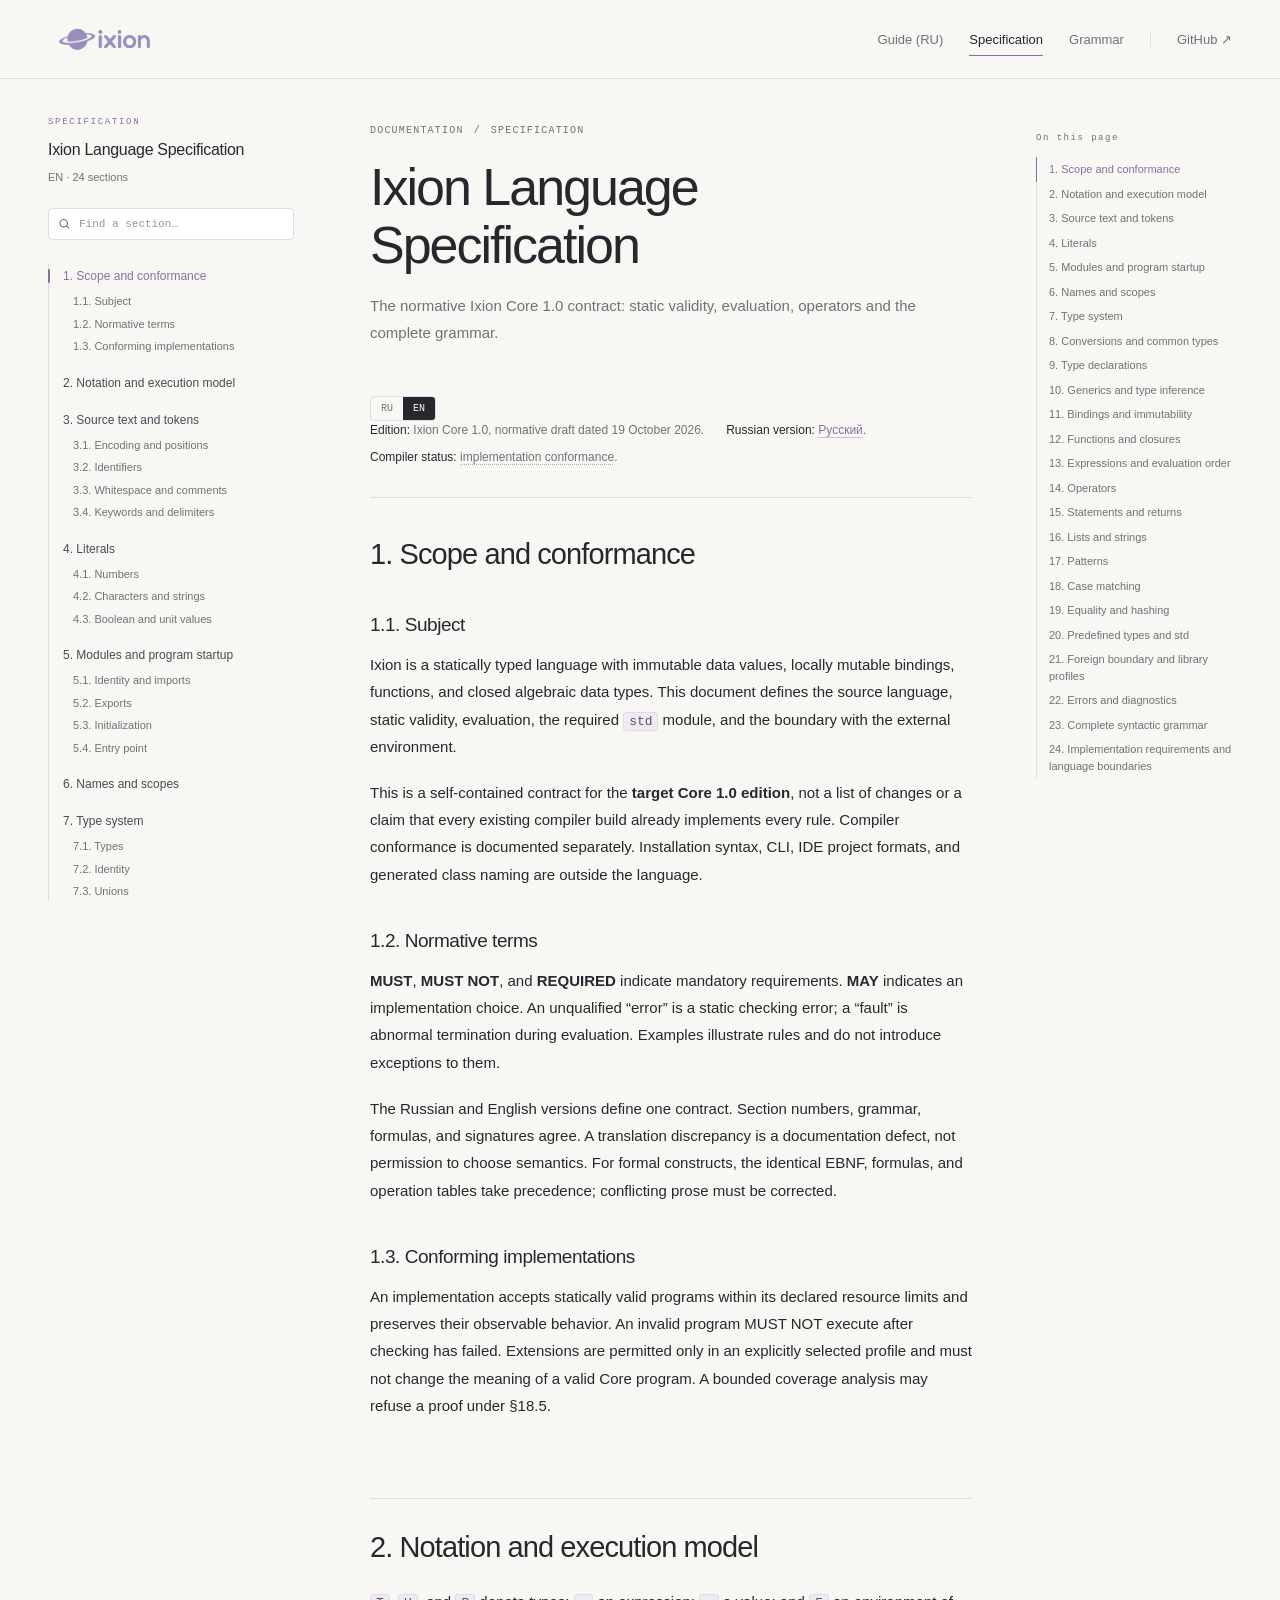
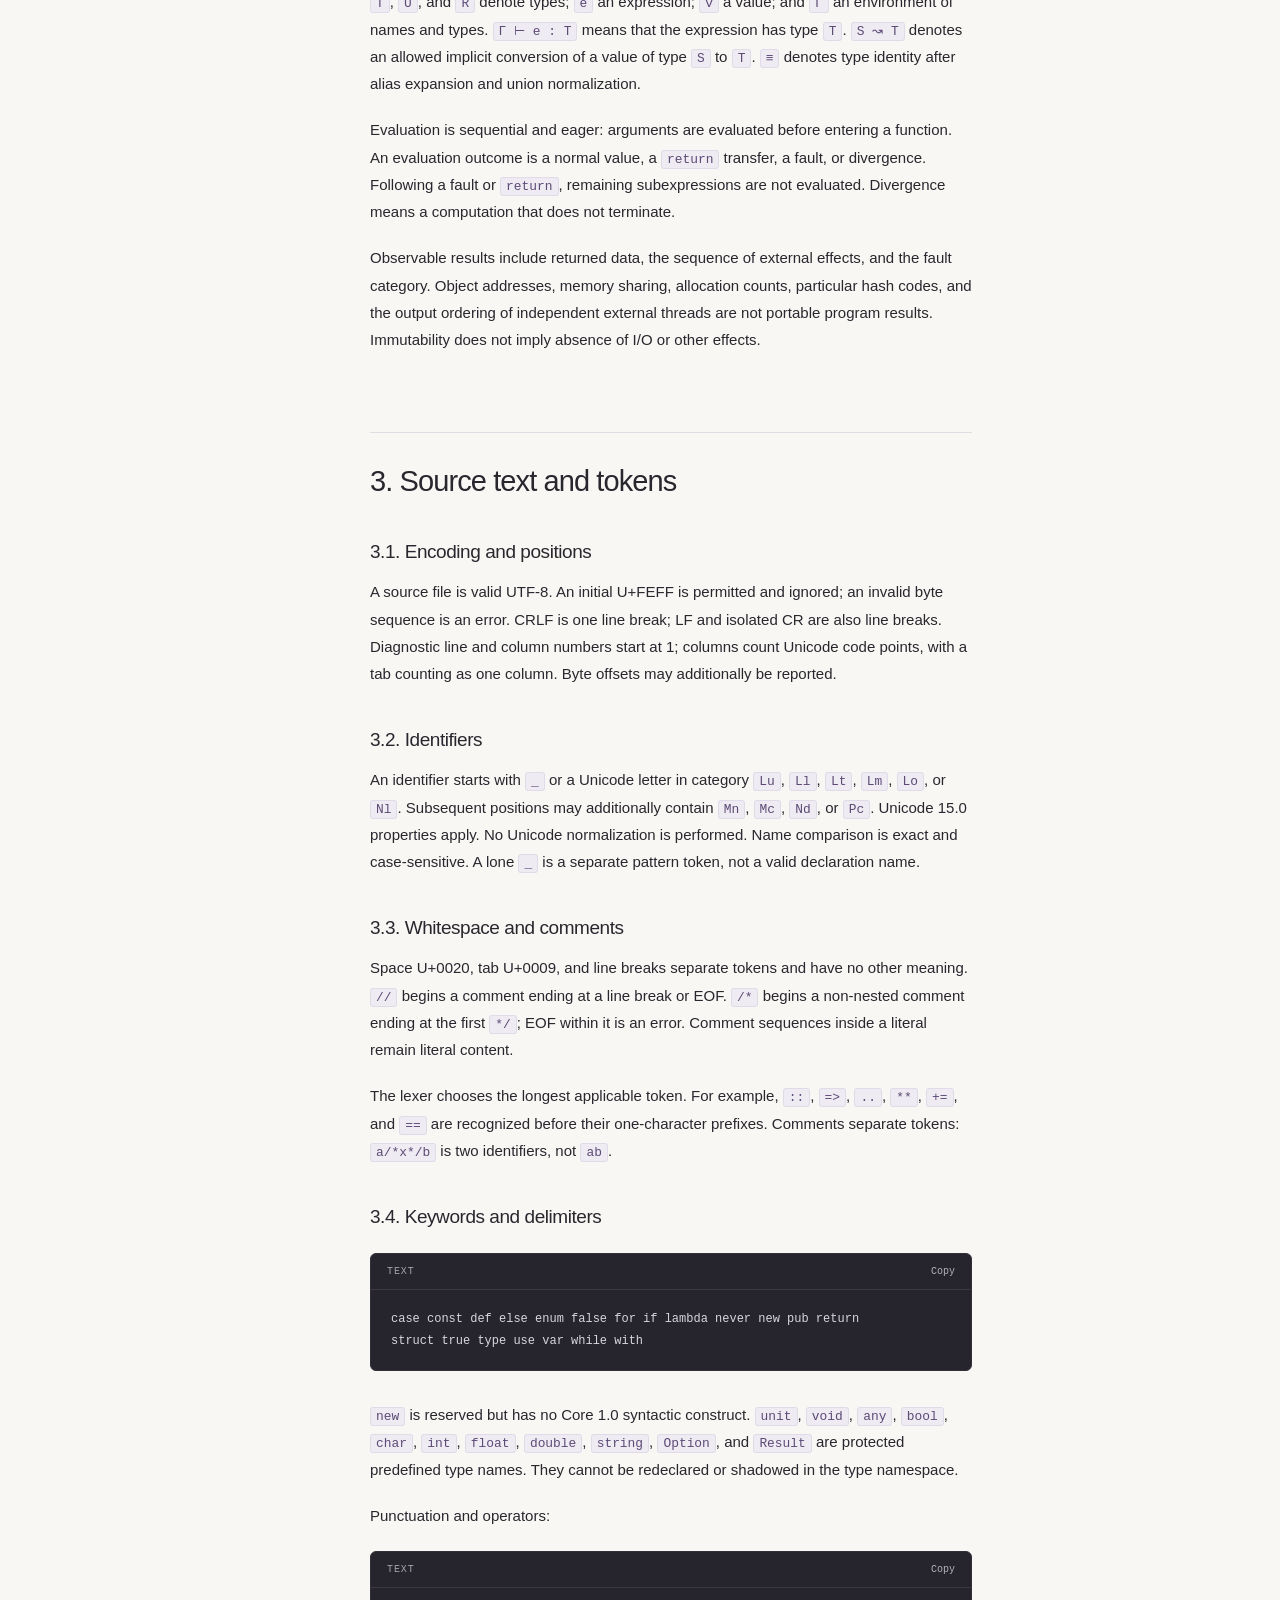
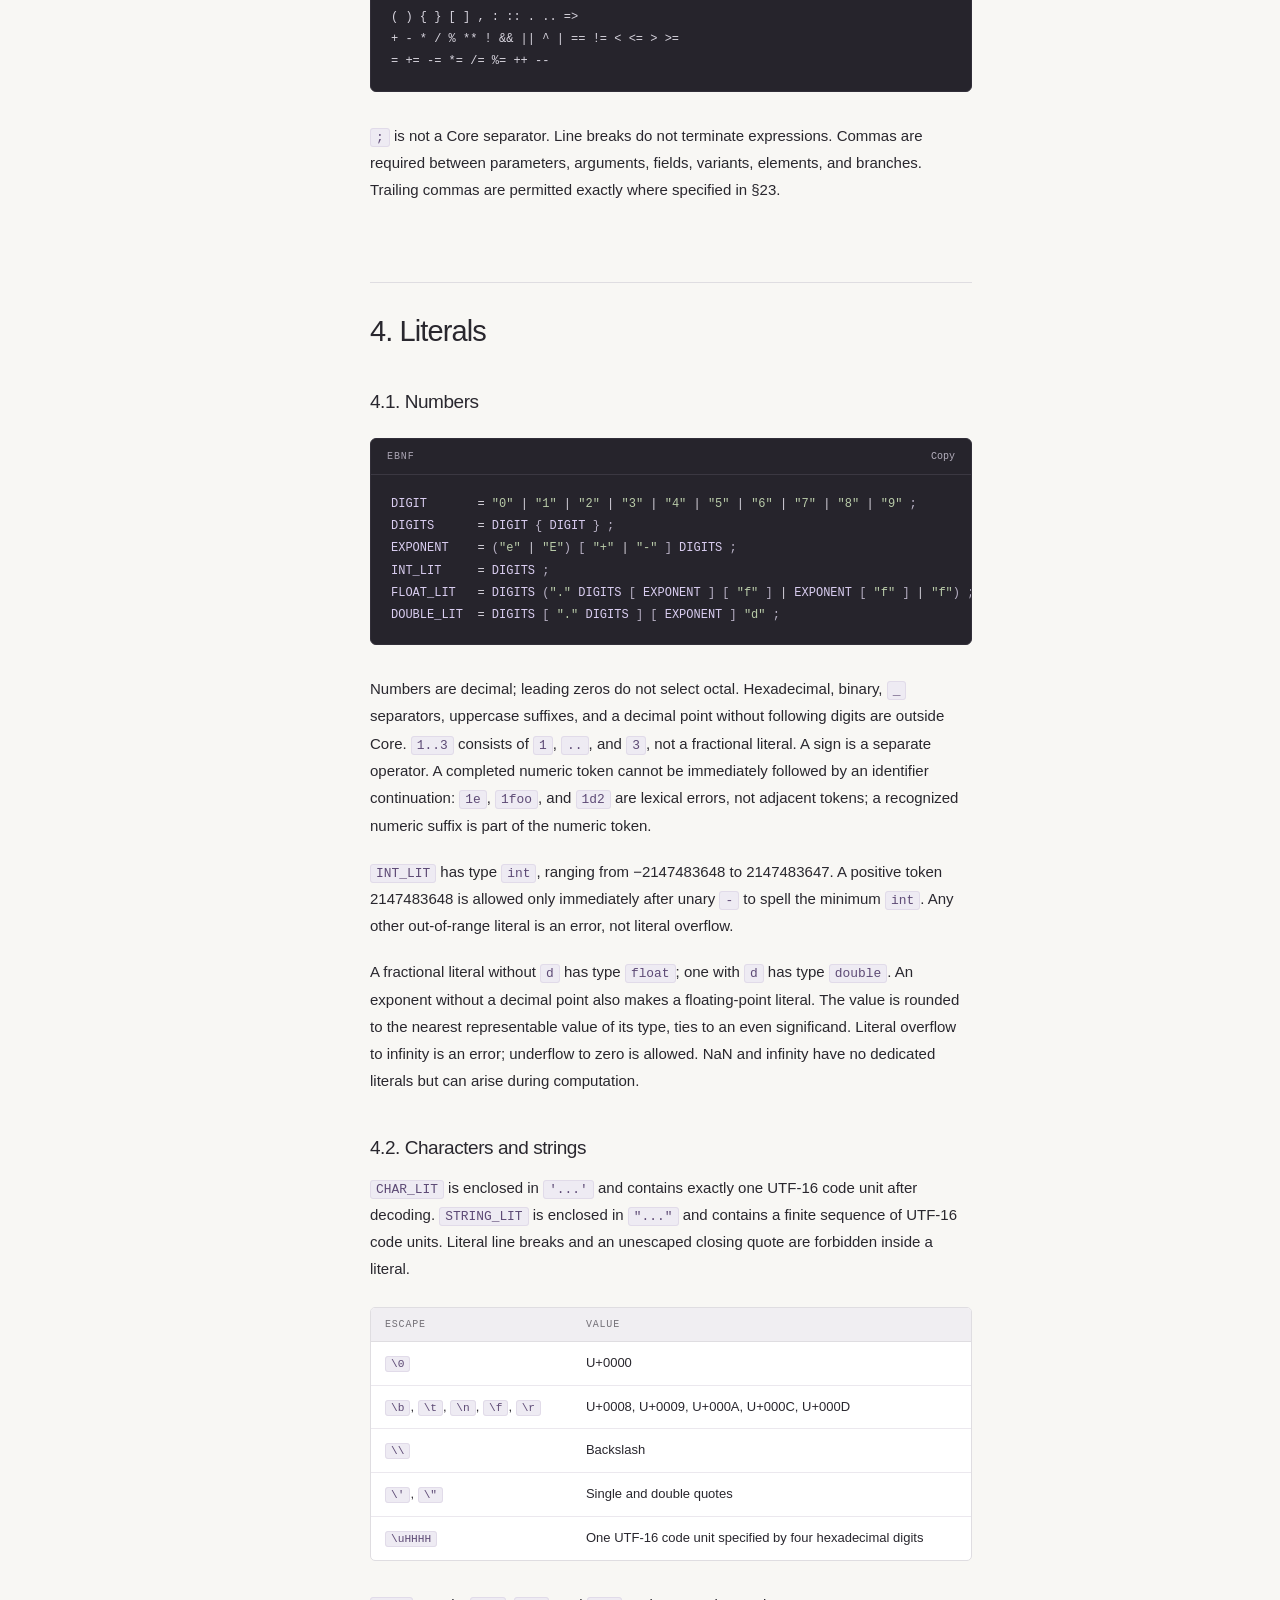
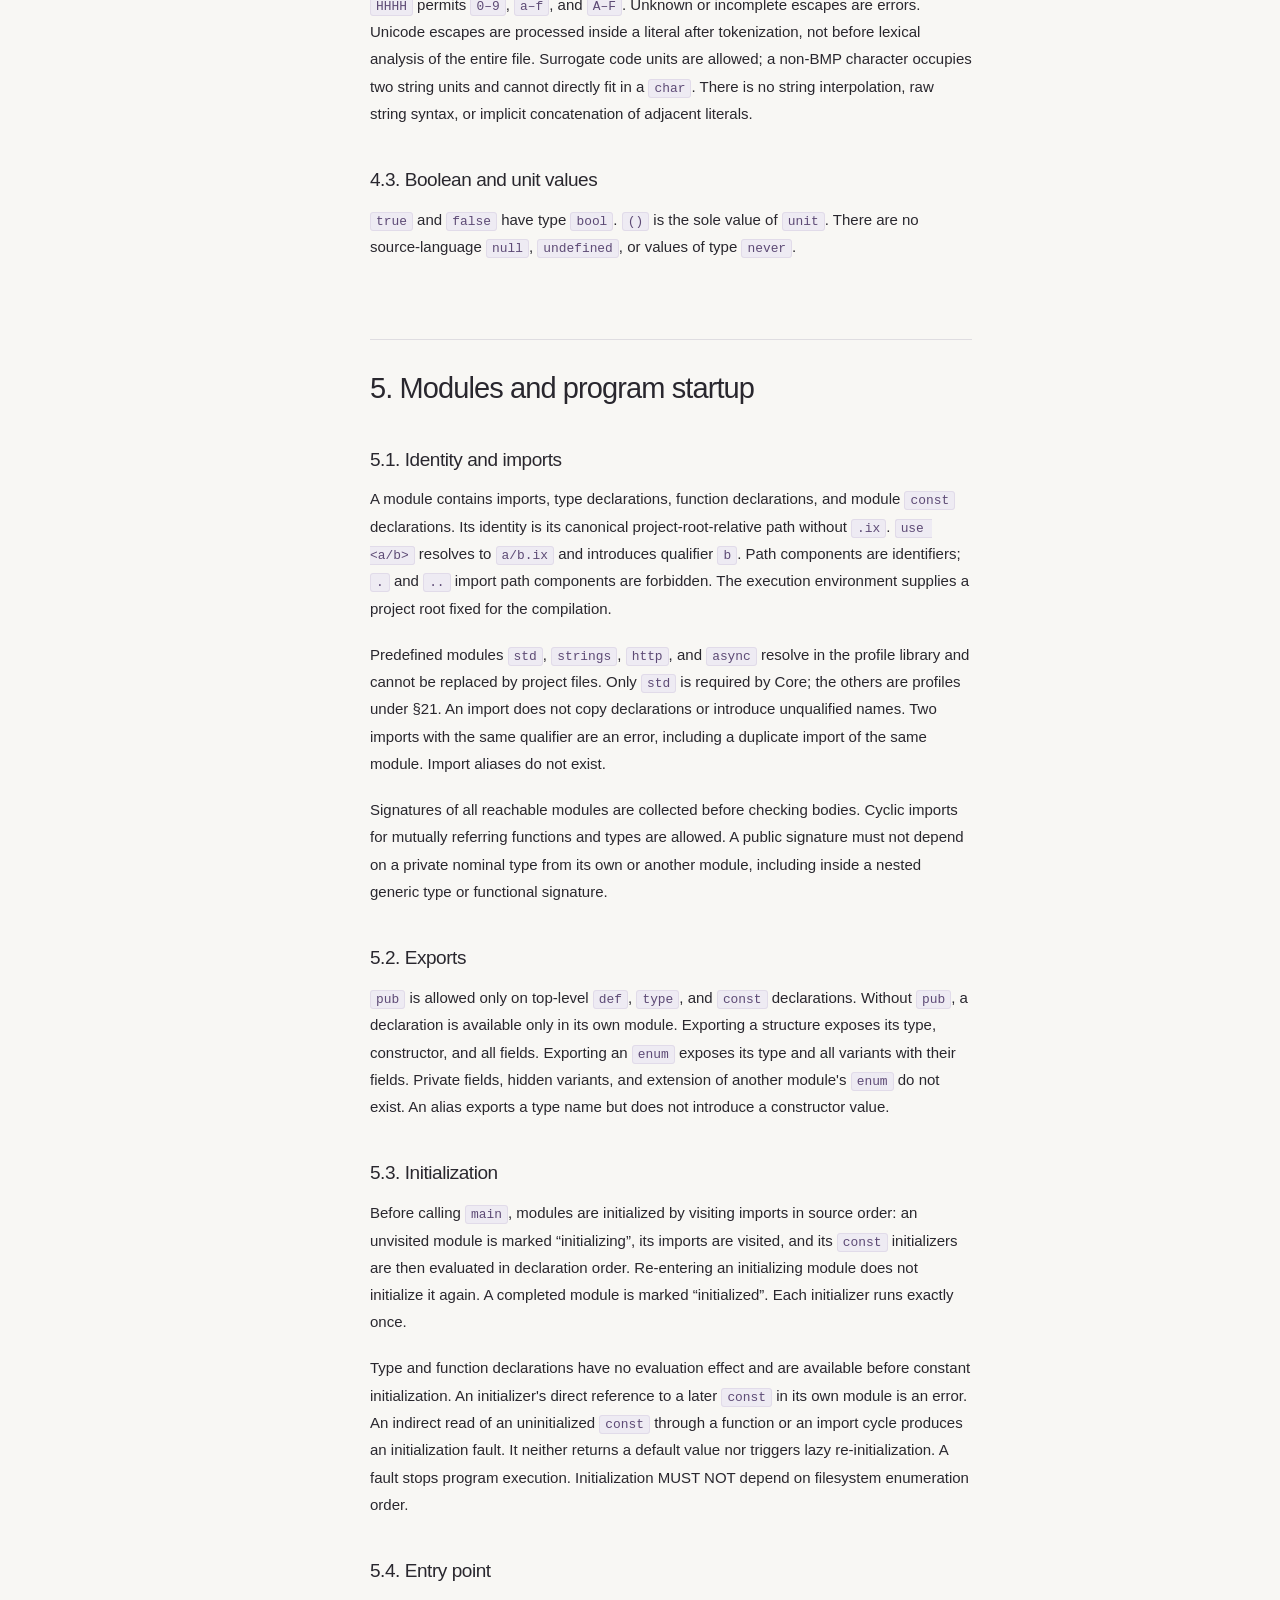
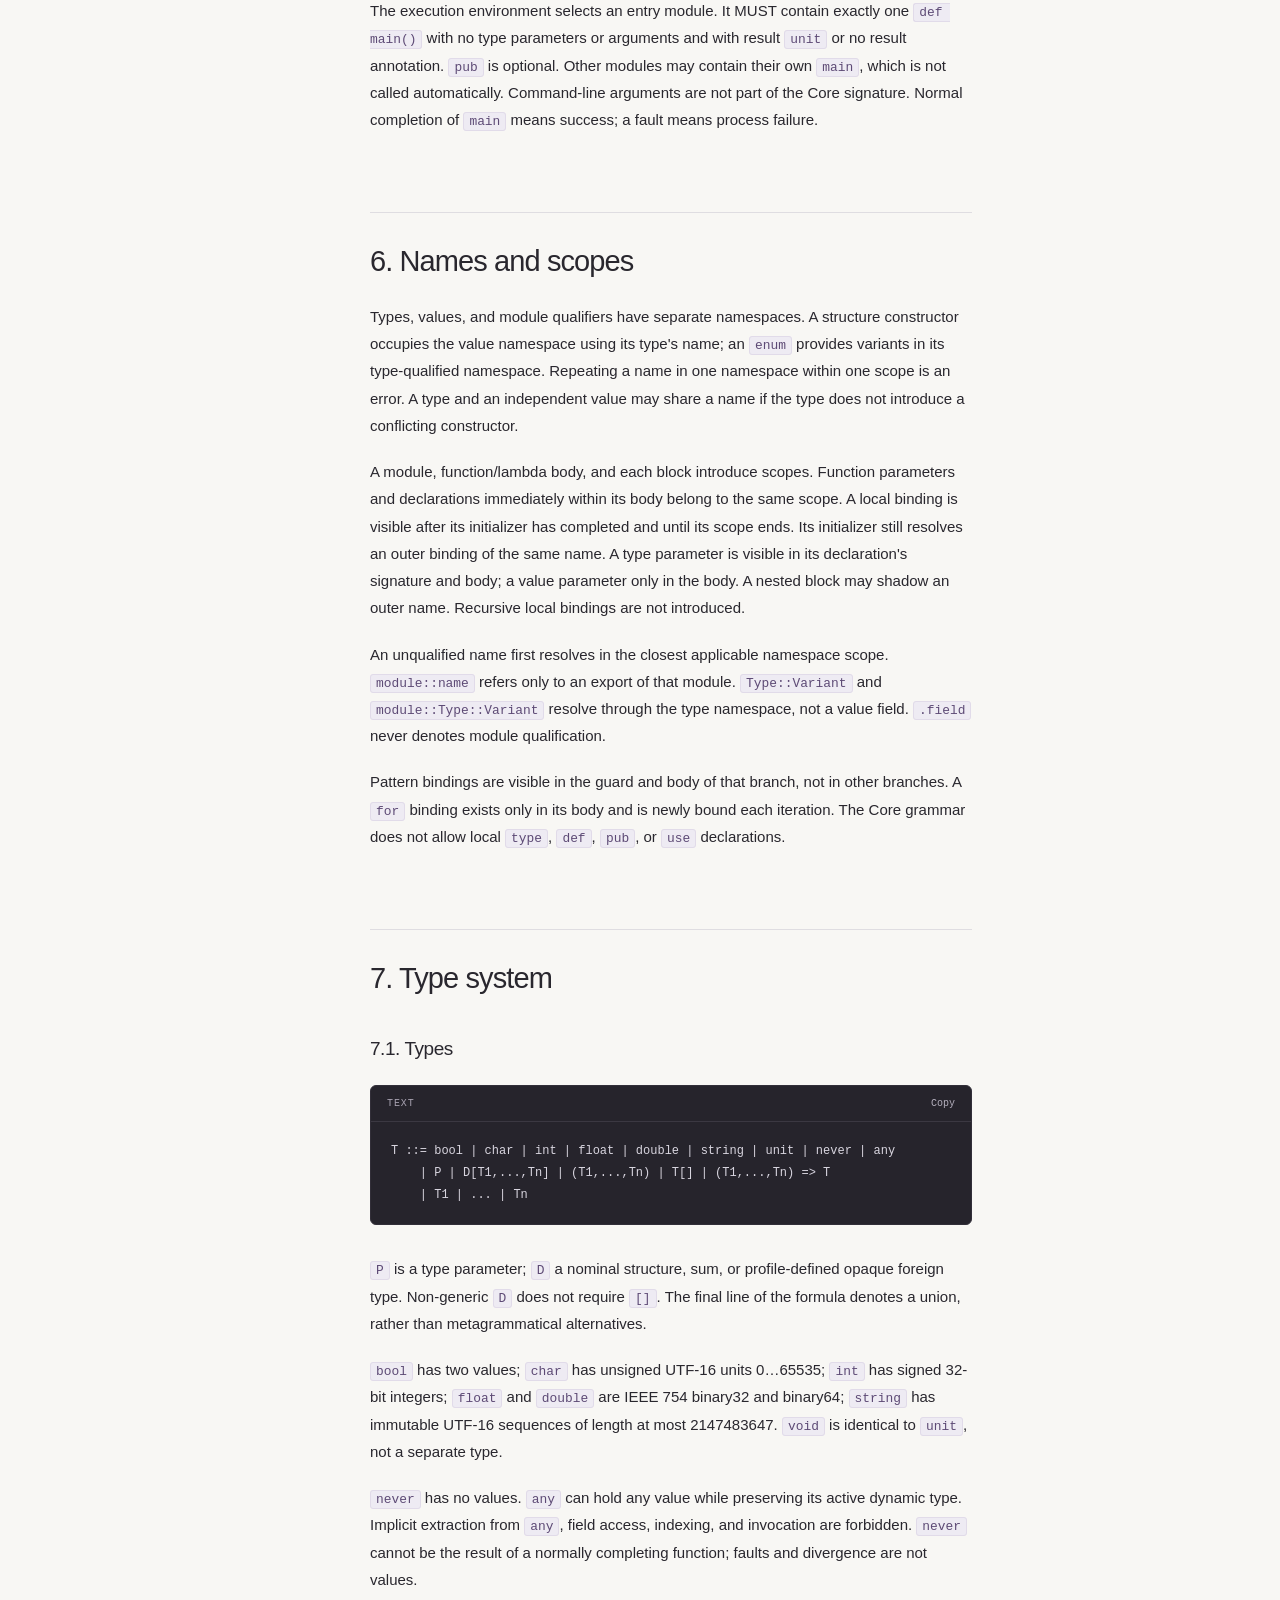
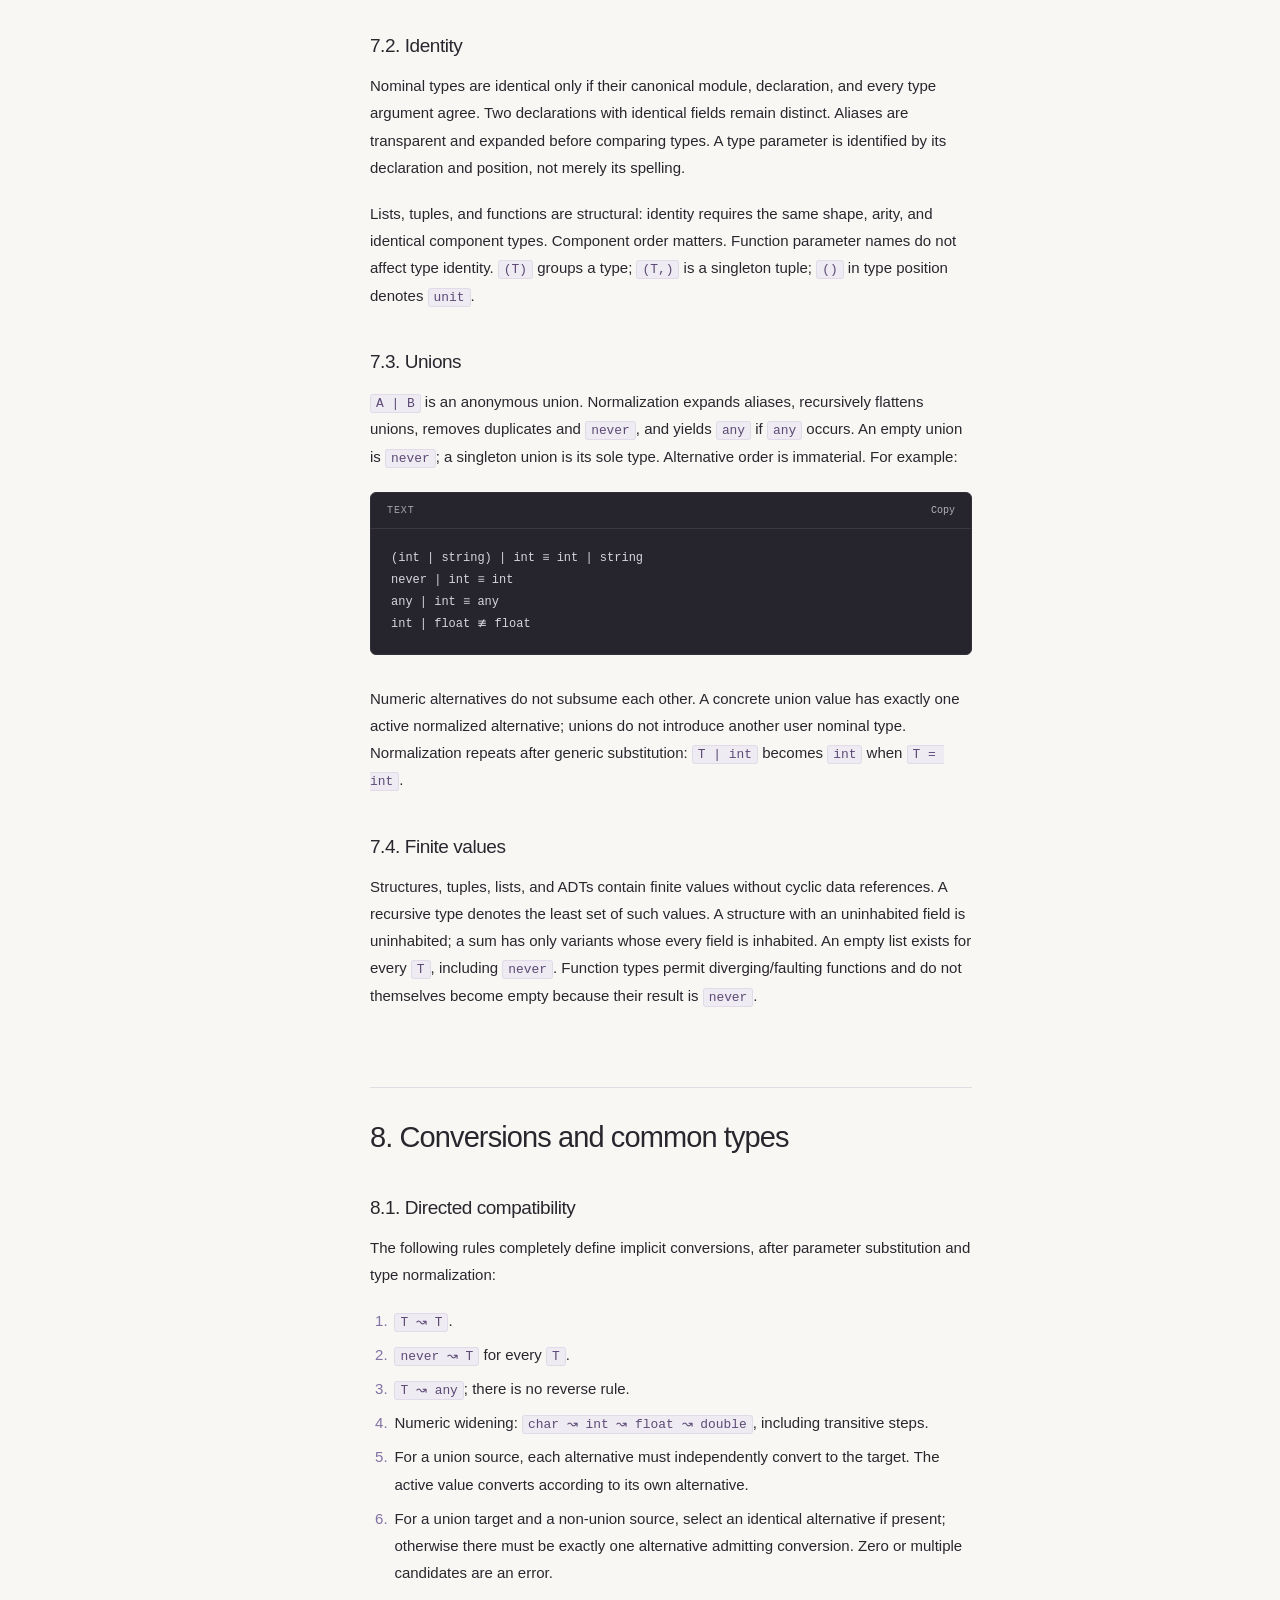
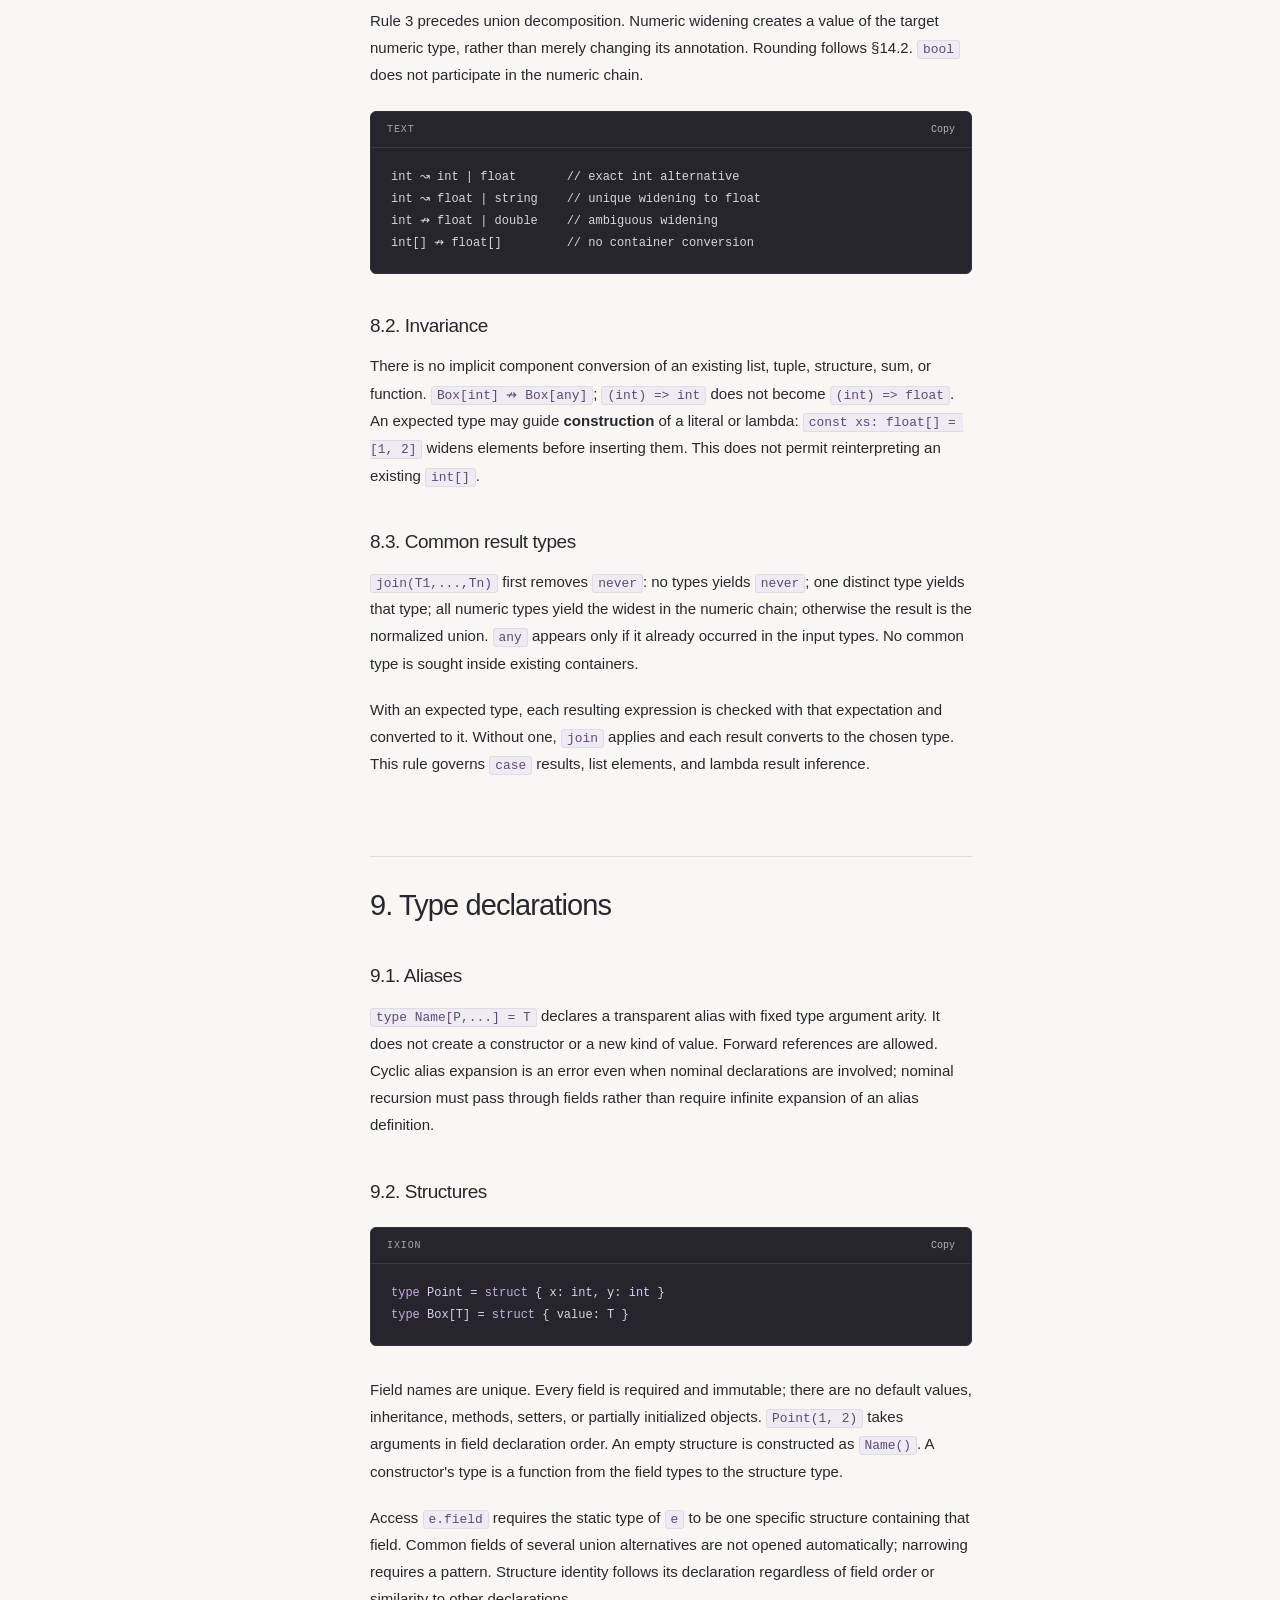
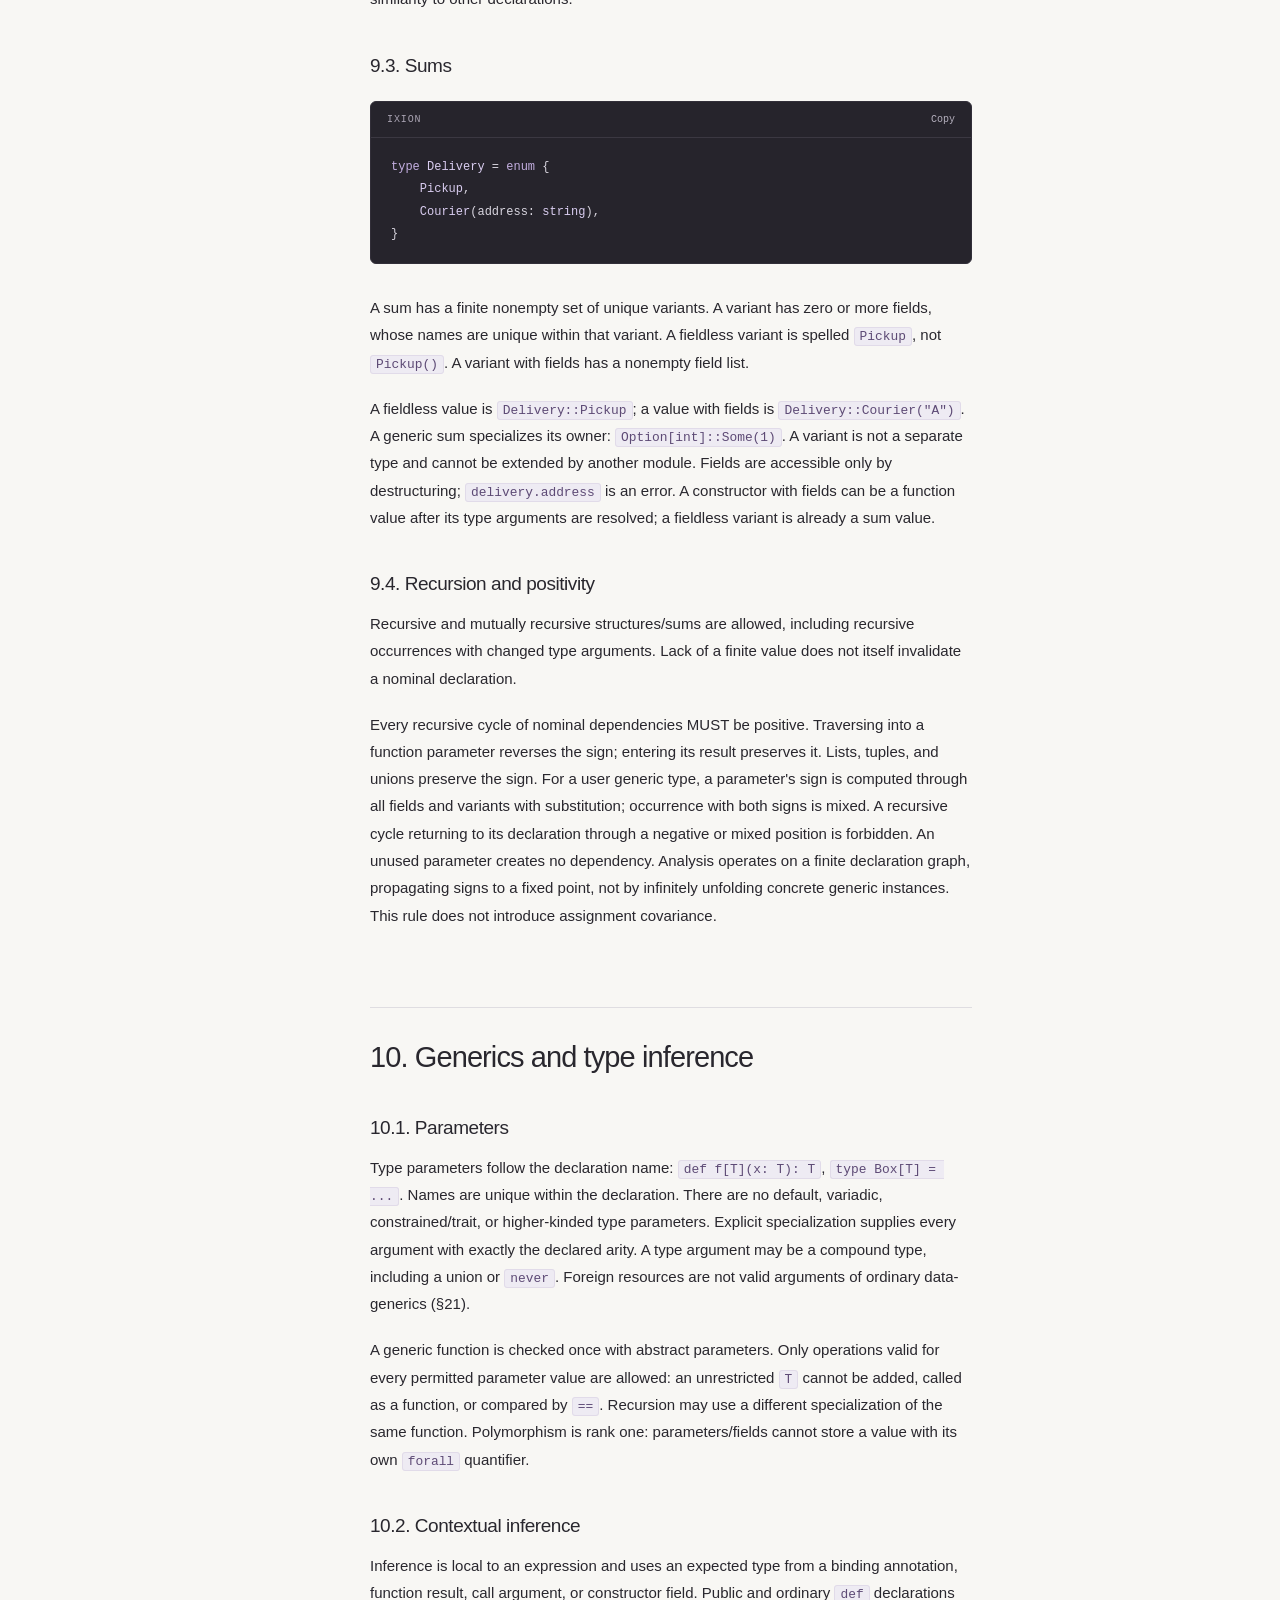
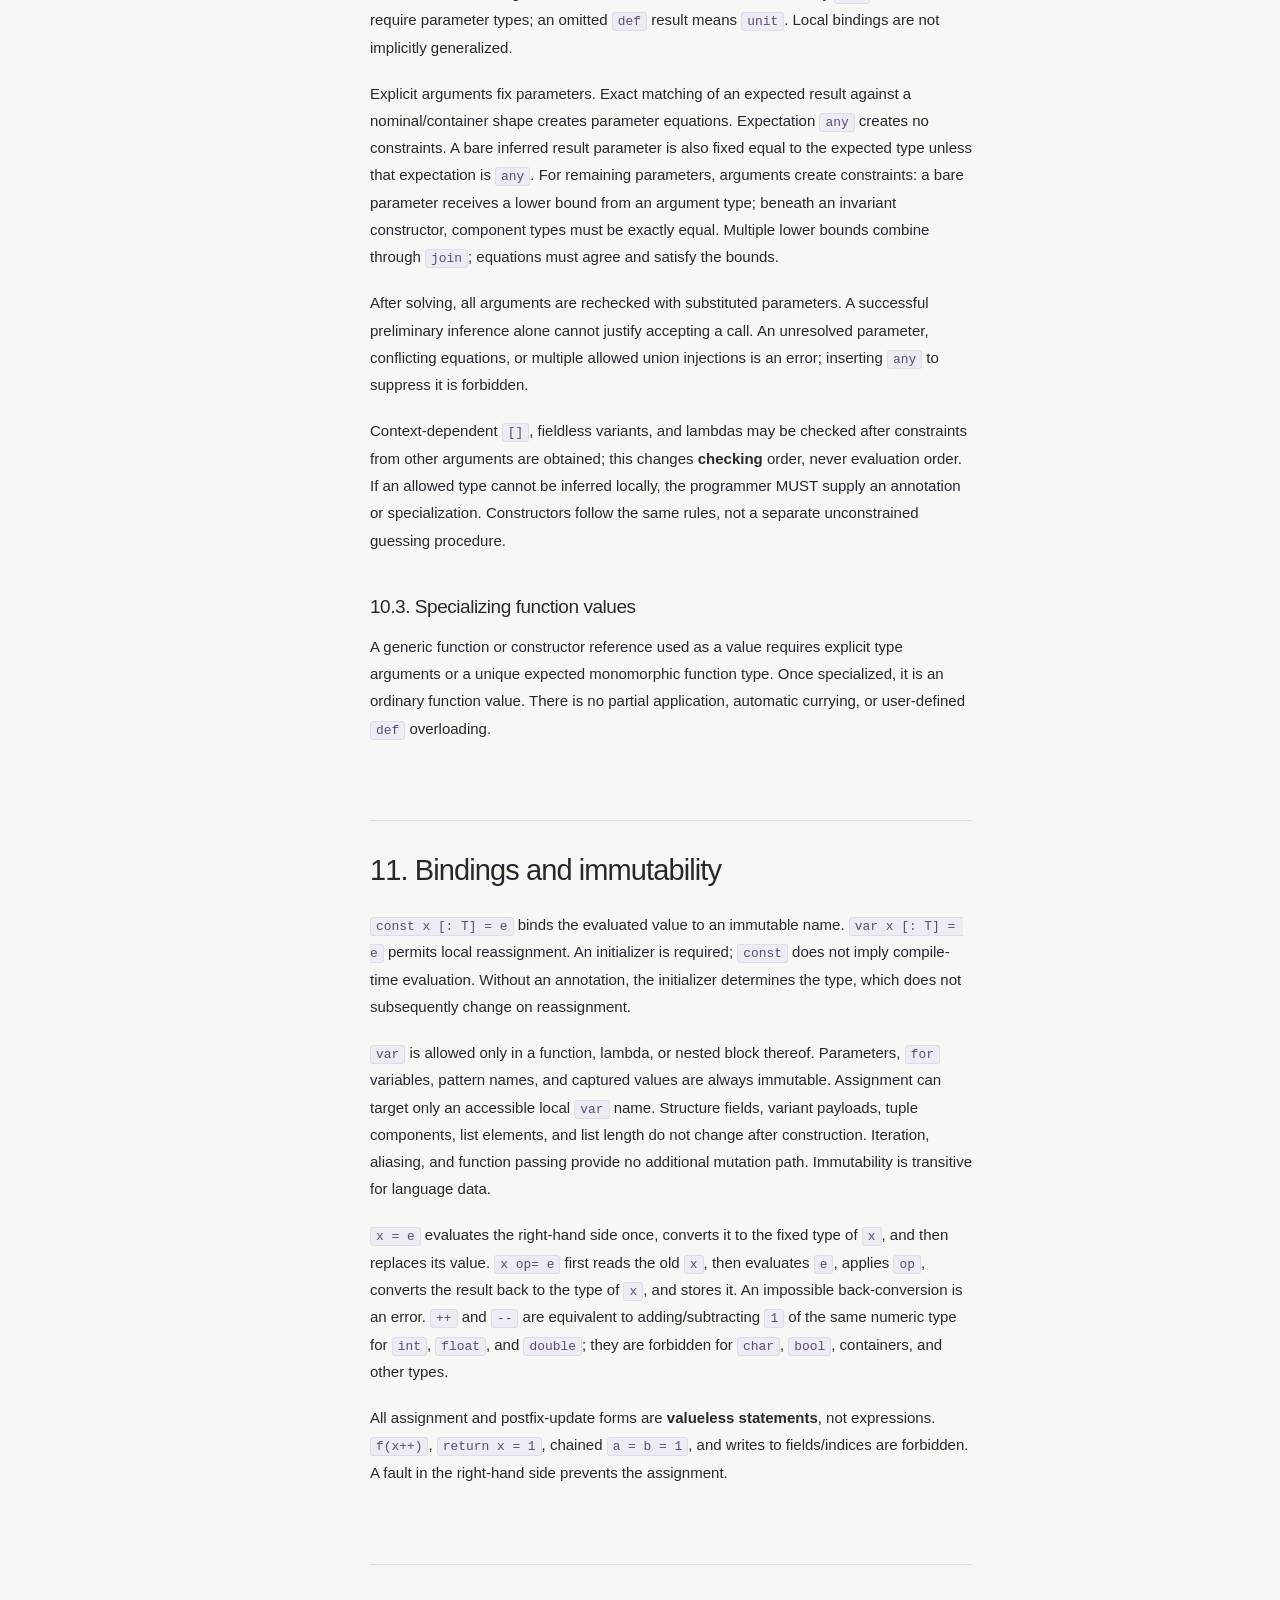
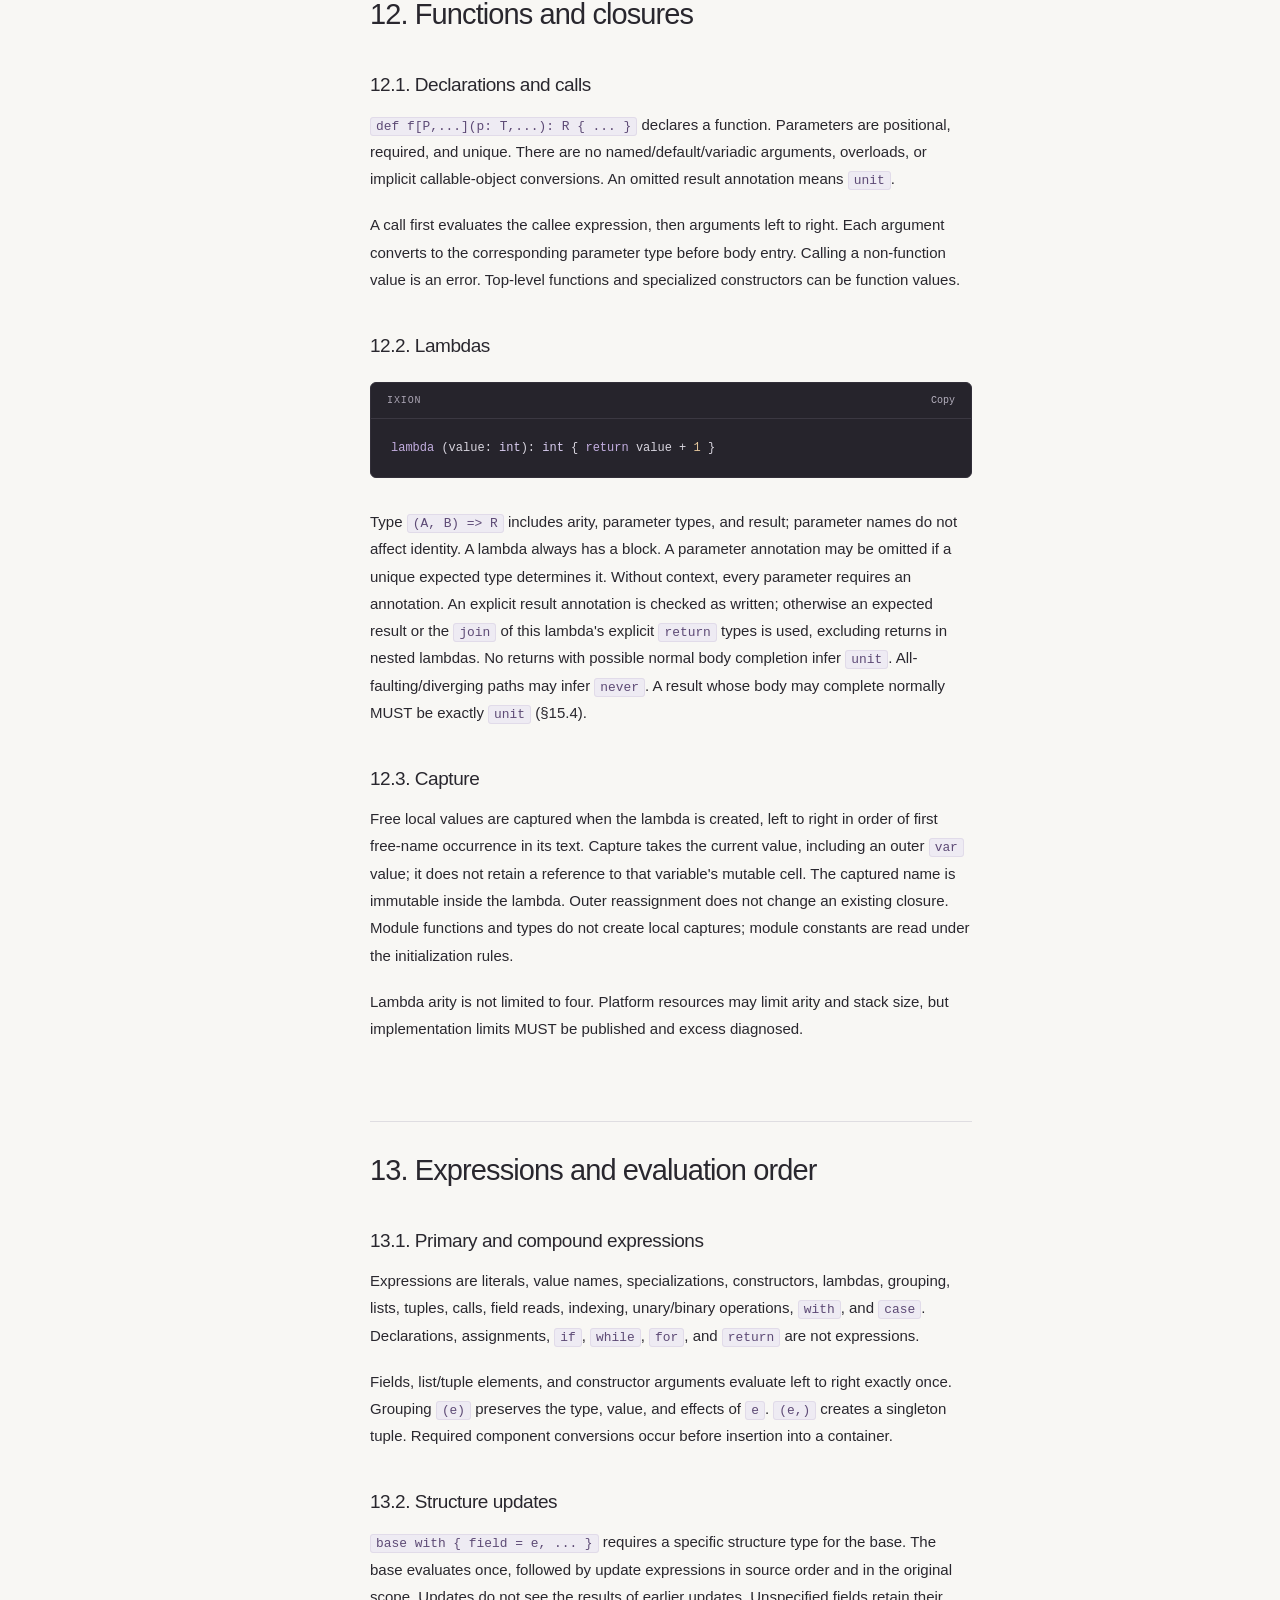
<file: spec/specification.en.html>
<!doctype html>
<html lang="en">
  <head>
    <meta charset="UTF-8" />
    <meta name="viewport" content="width=device-width, initial-scale=1" />
    <meta name="theme-color" content="#f8f7f4" />
    <meta name="description" content="The Ixion Core 1.0 language specification: scope, type system, evaluation, operators, patterns and the complete syntactic grammar." />
    <meta property="og:title" content="Ixion Language Specification" />
    <meta property="og:description" content="The Ixion Core 1.0 language specification: scope, type system, evaluation, operators, patterns and the complete syntactic grammar." />
    <meta property="og:type" content="article" />
    <title>Ixion Language Specification — Ixion</title>
    <link rel="icon" type="image/png" href="../assets/ixion-planet.png" />
    <link rel="stylesheet" href="../style.css" />
    <link rel="stylesheet" href="../assets/docs.css" />
  </head>
  <body class="docs-page">
    <a class="skip-link" href="#main">Skip to content</a>
    <div class="docs-header-bar">
  <header class="site-header docs-header wrap">
    <a class="brand" href="../index.html" aria-label="Ixion — Home">
      <img src="../assets/ixion-logo.png" alt="ixion" width="126" height="42" />
    </a>
    <nav class="docs-nav" aria-label="Main navigation">
      <a href="../docs/ru.html">Guide (RU)</a>
      <a href="../spec/specification.en.html" class="active">Specification</a>
      <a href="../spec/grammar.html">Grammar</a>
      <a class="docs-github" href="https://github.com/ixionlang/ixion" target="_blank" rel="noopener noreferrer">GitHub ↗</a>
    </nav>
    <button class="docs-menu-toggle" type="button" aria-controls="docs-sidebar" aria-expanded="false">
      <span aria-hidden="true">☰</span> Contents
    </button>
  </header>
</div>
    <div class="reading-progress" aria-hidden="true"><span></span></div>
    <div class="docs-layout">
  <button class="docs-overlay" type="button" aria-label="Close menu" tabindex="-1"></button>
  <aside class="docs-sidebar" id="docs-sidebar">
    <button class="docs-menu-close" type="button" aria-label="Close menu"><span aria-hidden="true">×</span></button>
    <p class="sidebar-eyebrow">SPECIFICATION</p>
    <a class="sidebar-title" href="specification.en.html">Ixion Language Specification</a>
    <p class="sidebar-meta">EN · 24 sections</p>
    <label class="docs-search">
      <span class="visually-hidden">Search sections</span>
      <svg viewBox="0 0 16 16" aria-hidden="true"><circle cx="7" cy="7" r="4.5"></circle><path d="m10.5 10.5 3 3"></path></svg>
      <input type="search" placeholder="Find a section…" aria-label="Search sections" autocomplete="off" />
    </label>
    <nav class="docs-toc" aria-label="Document contents">
      <div class="toc-section"><a class="toc-link toc-level-2" href="#1-scope-and-conformance">1. Scope and conformance</a><div class="toc-sub"><a class="toc-link toc-level-3" href="#11-subject">1.1. Subject</a><a class="toc-link toc-level-3" href="#12-normative-terms">1.2. Normative terms</a><a class="toc-link toc-level-3" href="#13-conforming-implementations">1.3. Conforming implementations</a></div></div><div class="toc-section"><a class="toc-link toc-level-2" href="#2-notation-and-execution-model">2. Notation and execution model</a></div><div class="toc-section"><a class="toc-link toc-level-2" href="#3-source-text-and-tokens">3. Source text and tokens</a><div class="toc-sub"><a class="toc-link toc-level-3" href="#31-encoding-and-positions">3.1. Encoding and positions</a><a class="toc-link toc-level-3" href="#32-identifiers">3.2. Identifiers</a><a class="toc-link toc-level-3" href="#33-whitespace-and-comments">3.3. Whitespace and comments</a><a class="toc-link toc-level-3" href="#34-keywords-and-delimiters">3.4. Keywords and delimiters</a></div></div><div class="toc-section"><a class="toc-link toc-level-2" href="#4-literals">4. Literals</a><div class="toc-sub"><a class="toc-link toc-level-3" href="#41-numbers">4.1. Numbers</a><a class="toc-link toc-level-3" href="#42-characters-and-strings">4.2. Characters and strings</a><a class="toc-link toc-level-3" href="#43-boolean-and-unit-values">4.3. Boolean and unit values</a></div></div><div class="toc-section"><a class="toc-link toc-level-2" href="#5-modules-and-program-startup">5. Modules and program startup</a><div class="toc-sub"><a class="toc-link toc-level-3" href="#51-identity-and-imports">5.1. Identity and imports</a><a class="toc-link toc-level-3" href="#52-exports">5.2. Exports</a><a class="toc-link toc-level-3" href="#53-initialization">5.3. Initialization</a><a class="toc-link toc-level-3" href="#54-entry-point">5.4. Entry point</a></div></div><div class="toc-section"><a class="toc-link toc-level-2" href="#6-names-and-scopes">6. Names and scopes</a></div><div class="toc-section"><a class="toc-link toc-level-2" href="#7-type-system">7. Type system</a><div class="toc-sub"><a class="toc-link toc-level-3" href="#71-types">7.1. Types</a><a class="toc-link toc-level-3" href="#72-identity">7.2. Identity</a><a class="toc-link toc-level-3" href="#73-unions">7.3. Unions</a><a class="toc-link toc-level-3" href="#74-finite-values">7.4. Finite values</a></div></div><div class="toc-section"><a class="toc-link toc-level-2" href="#8-conversions-and-common-types">8. Conversions and common types</a><div class="toc-sub"><a class="toc-link toc-level-3" href="#81-directed-compatibility">8.1. Directed compatibility</a><a class="toc-link toc-level-3" href="#82-invariance">8.2. Invariance</a><a class="toc-link toc-level-3" href="#83-common-result-types">8.3. Common result types</a></div></div><div class="toc-section"><a class="toc-link toc-level-2" href="#9-type-declarations">9. Type declarations</a><div class="toc-sub"><a class="toc-link toc-level-3" href="#91-aliases">9.1. Aliases</a><a class="toc-link toc-level-3" href="#92-structures">9.2. Structures</a><a class="toc-link toc-level-3" href="#93-sums">9.3. Sums</a><a class="toc-link toc-level-3" href="#94-recursion-and-positivity">9.4. Recursion and positivity</a></div></div><div class="toc-section"><a class="toc-link toc-level-2" href="#10-generics-and-type-inference">10. Generics and type inference</a><div class="toc-sub"><a class="toc-link toc-level-3" href="#101-parameters">10.1. Parameters</a><a class="toc-link toc-level-3" href="#102-contextual-inference">10.2. Contextual inference</a><a class="toc-link toc-level-3" href="#103-specializing-function-values">10.3. Specializing function values</a></div></div><div class="toc-section"><a class="toc-link toc-level-2" href="#11-bindings-and-immutability">11. Bindings and immutability</a></div><div class="toc-section"><a class="toc-link toc-level-2" href="#12-functions-and-closures">12. Functions and closures</a><div class="toc-sub"><a class="toc-link toc-level-3" href="#121-declarations-and-calls">12.1. Declarations and calls</a><a class="toc-link toc-level-3" href="#122-lambdas">12.2. Lambdas</a><a class="toc-link toc-level-3" href="#123-capture">12.3. Capture</a></div></div><div class="toc-section"><a class="toc-link toc-level-2" href="#13-expressions-and-evaluation-order">13. Expressions and evaluation order</a><div class="toc-sub"><a class="toc-link toc-level-3" href="#131-primary-and-compound-expressions">13.1. Primary and compound expressions</a><a class="toc-link toc-level-3" href="#132-structure-updates">13.2. Structure updates</a><a class="toc-link toc-level-3" href="#133-dynamic-type-information">13.3. Dynamic type information</a></div></div><div class="toc-section"><a class="toc-link toc-level-2" href="#14-operators">14. Operators</a><div class="toc-sub"><a class="toc-link toc-level-3" href="#141-precedence">14.1. Precedence</a><a class="toc-link toc-level-3" href="#142-numeric-operations">14.2. Numeric operations</a><a class="toc-link toc-level-3" href="#143-logic-and-strings">14.3. Logic and strings</a><a class="toc-link toc-level-3" href="#144-comparisons-and-range">14.4. Comparisons and range</a></div></div><div class="toc-section"><a class="toc-link toc-level-2" href="#15-statements-and-returns">15. Statements and returns</a><div class="toc-sub"><a class="toc-link toc-level-3" href="#151-sequences-and-blocks">15.1. Sequences and blocks</a><a class="toc-link toc-level-3" href="#152-if-and-while">15.2. If and while</a><a class="toc-link toc-level-3" href="#153-for">15.3. For</a><a class="toc-link toc-level-3" href="#154-return-and-completion-checking">15.4. Return and completion checking</a></div></div><div class="toc-section"><a class="toc-link toc-level-2" href="#16-lists-and-strings">16. Lists and strings</a><div class="toc-sub"><a class="toc-link toc-level-3" href="#161-literals-and-length">16.1. Literals and length</a><a class="toc-link toc-level-3" href="#162-list-indexing">16.2. List indexing</a><a class="toc-link toc-level-3" href="#163-strings">16.3. Strings</a></div></div><div class="toc-section"><a class="toc-link toc-level-2" href="#17-patterns">17. Patterns</a><div class="toc-sub"><a class="toc-link toc-level-3" href="#171-general-rules">17.1. General rules</a><a class="toc-link toc-level-3" href="#172-constructor-resolution">17.2. Constructor resolution</a><a class="toc-link toc-level-3" href="#173-type-patterns-and-dynamic-types">17.3. Type patterns and dynamic types</a></div></div><div class="toc-section"><a class="toc-link toc-level-2" href="#18-case-matching">18. Case matching</a><div class="toc-sub"><a class="toc-link toc-level-3" href="#181-evaluation">18.1. Evaluation</a><a class="toc-link toc-level-3" href="#182-result-type">18.2. Result type</a><a class="toc-link toc-level-3" href="#183-exhaustiveness">18.3. Exhaustiveness</a><a class="toc-link toc-level-3" href="#184-reachability">18.4. Reachability</a><a class="toc-link toc-level-3" href="#185-termination-of-checking">18.5. Termination of checking</a></div></div><div class="toc-section"><a class="toc-link toc-level-2" href="#19-equality-and-hashing">19. Equality and hashing</a><div class="toc-sub"><a class="toc-link toc-level-3" href="#191-eligibility">19.1. Eligibility</a><a class="toc-link toc-level-3" href="#192-values">19.2. Values</a><a class="toc-link toc-level-3" href="#193-hashing">19.3. Hashing</a></div></div><div class="toc-section"><a class="toc-link toc-level-2" href="#20-predefined-types-and-std">20. Predefined types and std</a><div class="toc-sub"><a class="toc-link toc-level-3" href="#201-option-and-result">20.1. Option and Result</a><a class="toc-link toc-level-3" href="#202-required-module-signatures">20.2. Required module signatures</a><a class="toc-link toc-level-3" href="#203-operation-contracts">20.3. Operation contracts</a></div></div><div class="toc-section"><a class="toc-link toc-level-2" href="#21-foreign-boundary-and-library-profiles">21. Foreign boundary and library profiles</a><div class="toc-sub"><a class="toc-link toc-level-3" href="#211-resource-values">21.1. Resource values</a><a class="toc-link toc-level-3" href="#212-adapters">21.2. Adapters</a><a class="toc-link toc-level-3" href="#213-library-profiles">21.3. Library profiles</a></div></div><div class="toc-section"><a class="toc-link toc-level-2" href="#22-errors-and-diagnostics">22. Errors and diagnostics</a><div class="toc-sub"><a class="toc-link toc-level-3" href="#221-static-errors">22.1. Static errors</a><a class="toc-link toc-level-3" href="#222-faults-and-limits">22.2. Faults and limits</a></div></div><div class="toc-section"><a class="toc-link toc-level-2" href="#23-complete-syntactic-grammar">23. Complete syntactic grammar</a><div class="toc-sub"><a class="toc-link toc-level-3" href="#231-conventions-and-disambiguation">23.1. Conventions and disambiguation</a><a class="toc-link toc-level-3" href="#232-productions">23.2. Productions</a></div></div><div class="toc-section"><a class="toc-link toc-level-2" href="#24-implementation-requirements-and-language-boundaries">24. Implementation requirements and language boundaries</a><div class="toc-sub"><a class="toc-link toc-level-3" href="#241-representation-and-optimization">24.1. Representation and optimization</a><a class="toc-link toc-level-3" href="#242-excluded-constructs">24.2. Excluded constructs</a><a class="toc-link toc-level-3" href="#243-conformance-checking">24.3. Conformance checking</a></div></div>
      <p class="toc-empty">No sections found</p>
    </nav>
    <div class="sidebar-footer">
      <a href="https://github.com/ixionlang/ixion/issues" target="_blank" rel="noopener noreferrer">Found a mistake? Open an issue ↗</a>
    </div>
  </aside>
  <main class="docs-main" id="main">
    <div class="doc-hero">
      <div class="doc-breadcrumb">
        <a href="../docs/index.html">Documentation</a>
        <span aria-hidden="true">/</span>
        <span>specification</span>
      </div>
      <div class="doc-hero-row">
        <div>
          <h1>Ixion Language Specification</h1>
          <p class="doc-subtitle">The normative Ixion Core 1.0 contract: static validity, evaluation, operators and the complete grammar.</p>
        </div>
        <div class="doc-lang-switch" aria-label="Language">
    <a href="specification.ru.html">RU</a><span class="active">EN</span>
  </div>
      </div>
      <div class="doc-meta"><span><strong>Edition:</strong> Ixion Core 1.0, normative draft dated 19 October 2026.</span><span><strong>Russian version:</strong> <a href="specification.ru.html">Русский</a>.</span><span><strong>Compiler status:</strong> <span class="doc-link-missing" title="This document is not published yet">implementation conformance</span>.</span></div>
    </div>
    <article class="doc-content">
      <h2 id="1-scope-and-conformance">1. Scope and conformance<a class="heading-anchor" href="#1-scope-and-conformance" aria-label="Link to section">#</a></h2>
<h3 id="11-subject">1.1. Subject<a class="heading-anchor" href="#11-subject" aria-label="Link to section">#</a></h3>
<p>Ixion is a statically typed language with immutable data values, locally mutable bindings, functions, and closed algebraic data types. This document defines the source language, static validity, evaluation, the required <code>std</code> module, and the boundary with the external environment.</p>
<p>This is a self-contained contract for the <strong>target Core 1.0 edition</strong>, not a list of changes or a claim that every existing compiler build already implements every rule. Compiler conformance is documented separately. Installation syntax, CLI, IDE project formats, and generated class naming are outside the language.</p>
<h3 id="12-normative-terms">1.2. Normative terms<a class="heading-anchor" href="#12-normative-terms" aria-label="Link to section">#</a></h3>
<p><strong>MUST</strong>, <strong>MUST NOT</strong>, and <strong>REQUIRED</strong> indicate mandatory requirements. <strong>MAY</strong> indicates an implementation choice. An unqualified “error” is a static checking error; a “fault” is abnormal termination during evaluation. Examples illustrate rules and do not introduce exceptions to them.</p>
<p>The Russian and English versions define one contract. Section numbers, grammar, formulas, and signatures agree. A translation discrepancy is a documentation defect, not permission to choose semantics. For formal constructs, the identical EBNF, formulas, and operation tables take precedence; conflicting prose must be corrected.</p>
<h3 id="13-conforming-implementations">1.3. Conforming implementations<a class="heading-anchor" href="#13-conforming-implementations" aria-label="Link to section">#</a></h3>
<p>An implementation accepts statically valid programs within its declared resource limits and preserves their observable behavior. An invalid program MUST NOT execute after checking has failed. Extensions are permitted only in an explicitly selected profile and must not change the meaning of a valid Core program. A bounded coverage analysis may refuse a proof under §18.5.</p>
<h2 id="2-notation-and-execution-model">2. Notation and execution model<a class="heading-anchor" href="#2-notation-and-execution-model" aria-label="Link to section">#</a></h2>
<p><code>T</code>, <code>U</code>, and <code>R</code> denote types; <code>e</code> an expression; <code>v</code> a value; and <code>Γ</code> an environment of names and types. <code>Γ ⊢ e : T</code> means that the expression has type <code>T</code>. <code>S ↝ T</code> denotes an allowed implicit conversion of a value of type <code>S</code> to <code>T</code>. <code>≡</code> denotes type identity after alias expansion and union normalization.</p>
<p>Evaluation is sequential and eager: arguments are evaluated before entering a function. An evaluation outcome is a normal value, a <code>return</code> transfer, a fault, or divergence. Following a fault or <code>return</code>, remaining subexpressions are not evaluated. Divergence means a computation that does not terminate.</p>
<p>Observable results include returned data, the sequence of external effects, and the fault category. Object addresses, memory sharing, allocation counts, particular hash codes, and the output ordering of independent external threads are not portable program results. Immutability does not imply absence of I/O or other effects.</p>
<h2 id="3-source-text-and-tokens">3. Source text and tokens<a class="heading-anchor" href="#3-source-text-and-tokens" aria-label="Link to section">#</a></h2>
<h3 id="31-encoding-and-positions">3.1. Encoding and positions<a class="heading-anchor" href="#31-encoding-and-positions" aria-label="Link to section">#</a></h3>
<p>A source file is valid UTF-8. An initial U+FEFF is permitted and ignored; an invalid byte sequence is an error. CRLF is one line break; LF and isolated CR are also line breaks. Diagnostic line and column numbers start at 1; columns count Unicode code points, with a tab counting as one column. Byte offsets may additionally be reported.</p>
<h3 id="32-identifiers">3.2. Identifiers<a class="heading-anchor" href="#32-identifiers" aria-label="Link to section">#</a></h3>
<p>An identifier starts with <code>_</code> or a Unicode letter in category <code>Lu</code>, <code>Ll</code>, <code>Lt</code>, <code>Lm</code>, <code>Lo</code>, or <code>Nl</code>. Subsequent positions may additionally contain <code>Mn</code>, <code>Mc</code>, <code>Nd</code>, or <code>Pc</code>. Unicode 15.0 properties apply. No Unicode normalization is performed. Name comparison is exact and case-sensitive. A lone <code>_</code> is a separate pattern token, not a valid declaration name.</p>
<h3 id="33-whitespace-and-comments">3.3. Whitespace and comments<a class="heading-anchor" href="#33-whitespace-and-comments" aria-label="Link to section">#</a></h3>
<p>Space U+0020, tab U+0009, and line breaks separate tokens and have no other meaning. <code>//</code> begins a comment ending at a line break or EOF. <code>/*</code> begins a non-nested comment ending at the first <code>*/</code>; EOF within it is an error. Comment sequences inside a literal remain literal content.</p>
<p>The lexer chooses the longest applicable token. For example, <code>::</code>, <code>=&gt;</code>, <code>..</code>, <code>**</code>, <code>+=</code>, and <code>==</code> are recognized before their one-character prefixes. Comments separate tokens: <code>a/*x*/b</code> is two identifiers, not <code>ab</code>.</p>
<h3 id="34-keywords-and-delimiters">3.4. Keywords and delimiters<a class="heading-anchor" href="#34-keywords-and-delimiters" aria-label="Link to section">#</a></h3>
<div class="code-block" data-lang="text">
  <div class="code-block-bar">
    <span class="code-lang">Text</span>
    <button class="code-copy" type="button" aria-label="Copy" data-copied-label="Copied" data-failed-label="Copy failed">Copy</button>
  </div>
  <pre tabindex="0"><code class="language-text">case const def else enum false for if lambda never new pub return
struct true type use var while with</code></pre>
</div>
<p><code>new</code> is reserved but has no Core 1.0 syntactic construct. <code>unit</code>, <code>void</code>, <code>any</code>, <code>bool</code>, <code>char</code>, <code>int</code>, <code>float</code>, <code>double</code>, <code>string</code>, <code>Option</code>, and <code>Result</code> are protected predefined type names. They cannot be redeclared or shadowed in the type namespace.</p>
<p>Punctuation and operators:</p>
<div class="code-block" data-lang="text">
  <div class="code-block-bar">
    <span class="code-lang">Text</span>
    <button class="code-copy" type="button" aria-label="Copy" data-copied-label="Copied" data-failed-label="Copy failed">Copy</button>
  </div>
  <pre tabindex="0"><code class="language-text">( ) { } [ ] , : :: . .. =&gt;
+ - * / % ** ! &amp;&amp; || ^ | == != &lt; &lt;= &gt; &gt;=
= += -= *= /= %= ++ --</code></pre>
</div>
<p><code>;</code> is not a Core separator. Line breaks do not terminate expressions. Commas are required between parameters, arguments, fields, variants, elements, and branches. Trailing commas are permitted exactly where specified in §23.</p>
<h2 id="4-literals">4. Literals<a class="heading-anchor" href="#4-literals" aria-label="Link to section">#</a></h2>
<h3 id="41-numbers">4.1. Numbers<a class="heading-anchor" href="#41-numbers" aria-label="Link to section">#</a></h3>
<div class="code-block" data-lang="ebnf">
  <div class="code-block-bar">
    <span class="code-lang">EBNF</span>
    <button class="code-copy" type="button" aria-label="Copy" data-copied-label="Copied" data-failed-label="Copy failed">Copy</button>
  </div>
  <pre tabindex="0"><code class="language-ebnf"><span class="tok-type">DIGIT</span>       = <span class="tok-str">&quot;0&quot;</span> | <span class="tok-str">&quot;1&quot;</span> | <span class="tok-str">&quot;2&quot;</span> | <span class="tok-str">&quot;3&quot;</span> | <span class="tok-str">&quot;4&quot;</span> | <span class="tok-str">&quot;5&quot;</span> | <span class="tok-str">&quot;6&quot;</span> | <span class="tok-str">&quot;7&quot;</span> | <span class="tok-str">&quot;8&quot;</span> | <span class="tok-str">&quot;9&quot;</span> <span class="tok-op">;</span>
<span class="tok-type">DIGITS</span>      = <span class="tok-type">DIGIT</span> <span class="tok-op">{</span> <span class="tok-type">DIGIT</span> <span class="tok-op">}</span> <span class="tok-op">;</span>
<span class="tok-type">EXPONENT</span>    = <span class="tok-op">(</span><span class="tok-str">&quot;e&quot;</span> | <span class="tok-str">&quot;E&quot;</span><span class="tok-op">)</span> <span class="tok-op">[</span> <span class="tok-str">&quot;+&quot;</span> | <span class="tok-str">&quot;-&quot;</span> <span class="tok-op">]</span> <span class="tok-type">DIGITS</span> <span class="tok-op">;</span>
<span class="tok-type">INT_LIT</span>     = <span class="tok-type">DIGITS</span> <span class="tok-op">;</span>
<span class="tok-type">FLOAT_LIT</span>   = <span class="tok-type">DIGITS</span> <span class="tok-op">(</span><span class="tok-str">&quot;.&quot;</span> <span class="tok-type">DIGITS</span> <span class="tok-op">[</span> <span class="tok-type">EXPONENT</span> <span class="tok-op">]</span> <span class="tok-op">[</span> <span class="tok-str">&quot;f&quot;</span> <span class="tok-op">]</span> | <span class="tok-type">EXPONENT</span> <span class="tok-op">[</span> <span class="tok-str">&quot;f&quot;</span> <span class="tok-op">]</span> | <span class="tok-str">&quot;f&quot;</span><span class="tok-op">)</span> <span class="tok-op">;</span>
<span class="tok-type">DOUBLE_LIT</span>  = <span class="tok-type">DIGITS</span> <span class="tok-op">[</span> <span class="tok-str">&quot;.&quot;</span> <span class="tok-type">DIGITS</span> <span class="tok-op">]</span> <span class="tok-op">[</span> <span class="tok-type">EXPONENT</span> <span class="tok-op">]</span> <span class="tok-str">&quot;d&quot;</span> <span class="tok-op">;</span></code></pre>
</div>
<p>Numbers are decimal; leading zeros do not select octal. Hexadecimal, binary, <code>_</code> separators, uppercase suffixes, and a decimal point without following digits are outside Core. <code>1..3</code> consists of <code>1</code>, <code>..</code>, and <code>3</code>, not a fractional literal. A sign is a separate operator. A completed numeric token cannot be immediately followed by an identifier continuation: <code>1e</code>, <code>1foo</code>, and <code>1d2</code> are lexical errors, not adjacent tokens; a recognized numeric suffix is part of the numeric token.</p>
<p><code>INT_LIT</code> has type <code>int</code>, ranging from −2147483648 to 2147483647. A positive token 2147483648 is allowed only immediately after unary <code>-</code> to spell the minimum <code>int</code>. Any other out-of-range literal is an error, not literal overflow.</p>
<p>A fractional literal without <code>d</code> has type <code>float</code>; one with <code>d</code> has type <code>double</code>. An exponent without a decimal point also makes a floating-point literal. The value is rounded to the nearest representable value of its type, ties to an even significand. Literal overflow to infinity is an error; underflow to zero is allowed. NaN and infinity have no dedicated literals but can arise during computation.</p>
<h3 id="42-characters-and-strings">4.2. Characters and strings<a class="heading-anchor" href="#42-characters-and-strings" aria-label="Link to section">#</a></h3>
<p><code>CHAR_LIT</code> is enclosed in <code>&#39;...&#39;</code> and contains exactly one UTF-16 code unit after decoding. <code>STRING_LIT</code> is enclosed in <code>&quot;...&quot;</code> and contains a finite sequence of UTF-16 code units. Literal line breaks and an unescaped closing quote are forbidden inside a literal.</p>
<div class="table-wrap"><table><thead><tr><th class="align-left">Escape</th><th class="align-left">Value</th></tr></thead><tbody><tr><td class="align-left"><code>\0</code></td><td class="align-left">U+0000</td></tr><tr><td class="align-left"><code>\b</code>, <code>\t</code>, <code>\n</code>, <code>\f</code>, <code>\r</code></td><td class="align-left">U+0008, U+0009, U+000A, U+000C, U+000D</td></tr><tr><td class="align-left"><code>\\</code></td><td class="align-left">Backslash</td></tr><tr><td class="align-left"><code>\&#39;</code>, <code>\&quot;</code></td><td class="align-left">Single and double quotes</td></tr><tr><td class="align-left"><code>\uHHHH</code></td><td class="align-left">One UTF-16 code unit specified by four hexadecimal digits</td></tr></tbody></table></div>
<p><code>HHHH</code> permits <code>0–9</code>, <code>a–f</code>, and <code>A–F</code>. Unknown or incomplete escapes are errors. Unicode escapes are processed inside a literal after tokenization, not before lexical analysis of the entire file. Surrogate code units are allowed; a non-BMP character occupies two string units and cannot directly fit in a <code>char</code>. There is no string interpolation, raw string syntax, or implicit concatenation of adjacent literals.</p>
<h3 id="43-boolean-and-unit-values">4.3. Boolean and unit values<a class="heading-anchor" href="#43-boolean-and-unit-values" aria-label="Link to section">#</a></h3>
<p><code>true</code> and <code>false</code> have type <code>bool</code>. <code>()</code> is the sole value of <code>unit</code>. There are no source-language <code>null</code>, <code>undefined</code>, or values of type <code>never</code>.</p>
<h2 id="5-modules-and-program-startup">5. Modules and program startup<a class="heading-anchor" href="#5-modules-and-program-startup" aria-label="Link to section">#</a></h2>
<h3 id="51-identity-and-imports">5.1. Identity and imports<a class="heading-anchor" href="#51-identity-and-imports" aria-label="Link to section">#</a></h3>
<p>A module contains imports, type declarations, function declarations, and module <code>const</code> declarations. Its identity is its canonical project-root-relative path without <code>.ix</code>. <code>use &lt;a/b&gt;</code> resolves to <code>a/b.ix</code> and introduces qualifier <code>b</code>. Path components are identifiers; <code>.</code> and <code>..</code> import path components are forbidden. The execution environment supplies a project root fixed for the compilation.</p>
<p>Predefined modules <code>std</code>, <code>strings</code>, <code>http</code>, and <code>async</code> resolve in the profile library and cannot be replaced by project files. Only <code>std</code> is required by Core; the others are profiles under §21. An import does not copy declarations or introduce unqualified names. Two imports with the same qualifier are an error, including a duplicate import of the same module. Import aliases do not exist.</p>
<p>Signatures of all reachable modules are collected before checking bodies. Cyclic imports for mutually referring functions and types are allowed. A public signature must not depend on a private nominal type from its own or another module, including inside a nested generic type or functional signature.</p>
<h3 id="52-exports">5.2. Exports<a class="heading-anchor" href="#52-exports" aria-label="Link to section">#</a></h3>
<p><code>pub</code> is allowed only on top-level <code>def</code>, <code>type</code>, and <code>const</code> declarations. Without <code>pub</code>, a declaration is available only in its own module. Exporting a structure exposes its type, constructor, and all fields. Exporting an <code>enum</code> exposes its type and all variants with their fields. Private fields, hidden variants, and extension of another module&#39;s <code>enum</code> do not exist. An alias exports a type name but does not introduce a constructor value.</p>
<h3 id="53-initialization">5.3. Initialization<a class="heading-anchor" href="#53-initialization" aria-label="Link to section">#</a></h3>
<p>Before calling <code>main</code>, modules are initialized by visiting imports in source order: an unvisited module is marked “initializing”, its imports are visited, and its <code>const</code> initializers are then evaluated in declaration order. Re-entering an initializing module does not initialize it again. A completed module is marked “initialized”. Each initializer runs exactly once.</p>
<p>Type and function declarations have no evaluation effect and are available before constant initialization. An initializer&#39;s direct reference to a later <code>const</code> in its own module is an error. An indirect read of an uninitialized <code>const</code> through a function or an import cycle produces an initialization fault. It neither returns a default value nor triggers lazy re-initialization. A fault stops program execution. Initialization MUST NOT depend on filesystem enumeration order.</p>
<h3 id="54-entry-point">5.4. Entry point<a class="heading-anchor" href="#54-entry-point" aria-label="Link to section">#</a></h3>
<p>The execution environment selects an entry module. It MUST contain exactly one <code>def main()</code> with no type parameters or arguments and with result <code>unit</code> or no result annotation. <code>pub</code> is optional. Other modules may contain their own <code>main</code>, which is not called automatically. Command-line arguments are not part of the Core signature. Normal completion of <code>main</code> means success; a fault means process failure.</p>
<h2 id="6-names-and-scopes">6. Names and scopes<a class="heading-anchor" href="#6-names-and-scopes" aria-label="Link to section">#</a></h2>
<p>Types, values, and module qualifiers have separate namespaces. A structure constructor occupies the value namespace using its type&#39;s name; an <code>enum</code> provides variants in its type-qualified namespace. Repeating a name in one namespace within one scope is an error. A type and an independent value may share a name if the type does not introduce a conflicting constructor.</p>
<p>A module, function/lambda body, and each block introduce scopes. Function parameters and declarations immediately within its body belong to the same scope. A local binding is visible after its initializer has completed and until its scope ends. Its initializer still resolves an outer binding of the same name. A type parameter is visible in its declaration&#39;s signature and body; a value parameter only in the body. A nested block may shadow an outer name. Recursive local bindings are not introduced.</p>
<p>An unqualified name first resolves in the closest applicable namespace scope. <code>module::name</code> refers only to an export of that module. <code>Type::Variant</code> and <code>module::Type::Variant</code> resolve through the type namespace, not a value field. <code>.field</code> never denotes module qualification.</p>
<p>Pattern bindings are visible in the guard and body of that branch, not in other branches. A <code>for</code> binding exists only in its body and is newly bound each iteration. The Core grammar does not allow local <code>type</code>, <code>def</code>, <code>pub</code>, or <code>use</code> declarations.</p>
<h2 id="7-type-system">7. Type system<a class="heading-anchor" href="#7-type-system" aria-label="Link to section">#</a></h2>
<h3 id="71-types">7.1. Types<a class="heading-anchor" href="#71-types" aria-label="Link to section">#</a></h3>
<div class="code-block" data-lang="text">
  <div class="code-block-bar">
    <span class="code-lang">Text</span>
    <button class="code-copy" type="button" aria-label="Copy" data-copied-label="Copied" data-failed-label="Copy failed">Copy</button>
  </div>
  <pre tabindex="0"><code class="language-text">T ::= bool | char | int | float | double | string | unit | never | any
    | P | D[T1,...,Tn] | (T1,...,Tn) | T[] | (T1,...,Tn) =&gt; T
    | T1 | ... | Tn</code></pre>
</div>
<p><code>P</code> is a type parameter; <code>D</code> a nominal structure, sum, or profile-defined opaque foreign type. Non-generic <code>D</code> does not require <code>[]</code>. The final line of the formula denotes a union, rather than metagrammatical alternatives.</p>
<p><code>bool</code> has two values; <code>char</code> has unsigned UTF-16 units 0…65535; <code>int</code> has signed 32-bit integers; <code>float</code> and <code>double</code> are IEEE 754 binary32 and binary64; <code>string</code> has immutable UTF-16 sequences of length at most 2147483647. <code>void</code> is identical to <code>unit</code>, not a separate type.</p>
<p><code>never</code> has no values. <code>any</code> can hold any value while preserving its active dynamic type. Implicit extraction from <code>any</code>, field access, indexing, and invocation are forbidden. <code>never</code> cannot be the result of a normally completing function; faults and divergence are not values.</p>
<h3 id="72-identity">7.2. Identity<a class="heading-anchor" href="#72-identity" aria-label="Link to section">#</a></h3>
<p>Nominal types are identical only if their canonical module, declaration, and every type argument agree. Two declarations with identical fields remain distinct. Aliases are transparent and expanded before comparing types. A type parameter is identified by its declaration and position, not merely its spelling.</p>
<p>Lists, tuples, and functions are structural: identity requires the same shape, arity, and identical component types. Component order matters. Function parameter names do not affect type identity. <code>(T)</code> groups a type; <code>(T,)</code> is a singleton tuple; <code>()</code> in type position denotes <code>unit</code>.</p>
<h3 id="73-unions">7.3. Unions<a class="heading-anchor" href="#73-unions" aria-label="Link to section">#</a></h3>
<p><code>A | B</code> is an anonymous union. Normalization expands aliases, recursively flattens unions, removes duplicates and <code>never</code>, and yields <code>any</code> if <code>any</code> occurs. An empty union is <code>never</code>; a singleton union is its sole type. Alternative order is immaterial. For example:</p>
<div class="code-block" data-lang="text">
  <div class="code-block-bar">
    <span class="code-lang">Text</span>
    <button class="code-copy" type="button" aria-label="Copy" data-copied-label="Copied" data-failed-label="Copy failed">Copy</button>
  </div>
  <pre tabindex="0"><code class="language-text">(int | string) | int ≡ int | string
never | int ≡ int
any | int ≡ any
int | float ≢ float</code></pre>
</div>
<p>Numeric alternatives do not subsume each other. A concrete union value has exactly one active normalized alternative; unions do not introduce another user nominal type. Normalization repeats after generic substitution: <code>T | int</code> becomes <code>int</code> when <code>T = int</code>.</p>
<h3 id="74-finite-values">7.4. Finite values<a class="heading-anchor" href="#74-finite-values" aria-label="Link to section">#</a></h3>
<p>Structures, tuples, lists, and ADTs contain finite values without cyclic data references. A recursive type denotes the least set of such values. A structure with an uninhabited field is uninhabited; a sum has only variants whose every field is inhabited. An empty list exists for every <code>T</code>, including <code>never</code>. Function types permit diverging/faulting functions and do not themselves become empty because their result is <code>never</code>.</p>
<h2 id="8-conversions-and-common-types">8. Conversions and common types<a class="heading-anchor" href="#8-conversions-and-common-types" aria-label="Link to section">#</a></h2>
<h3 id="81-directed-compatibility">8.1. Directed compatibility<a class="heading-anchor" href="#81-directed-compatibility" aria-label="Link to section">#</a></h3>
<p>The following rules completely define implicit conversions, after parameter substitution and type normalization:</p>
<ol><li><code>T ↝ T</code>.</li><li><code>never ↝ T</code> for every <code>T</code>.</li><li><code>T ↝ any</code>; there is no reverse rule.</li><li>Numeric widening: <code>char ↝ int ↝ float ↝ double</code>, including transitive steps.</li><li>For a union source, each alternative must independently convert to the target. The active value converts according to its own alternative.</li><li>For a union target and a non-union source, select an identical alternative if present; otherwise there must be exactly one alternative admitting conversion. Zero or multiple candidates are an error.</li></ol>
<p>Rule 3 precedes union decomposition. Numeric widening creates a value of the target numeric type, rather than merely changing its annotation. Rounding follows §14.2. <code>bool</code> does not participate in the numeric chain.</p>
<div class="code-block" data-lang="text">
  <div class="code-block-bar">
    <span class="code-lang">Text</span>
    <button class="code-copy" type="button" aria-label="Copy" data-copied-label="Copied" data-failed-label="Copy failed">Copy</button>
  </div>
  <pre tabindex="0"><code class="language-text">int ↝ int | float       // exact int alternative
int ↝ float | string    // unique widening to float
int ↛ float | double    // ambiguous widening
int[] ↛ float[]         // no container conversion</code></pre>
</div>
<h3 id="82-invariance">8.2. Invariance<a class="heading-anchor" href="#82-invariance" aria-label="Link to section">#</a></h3>
<p>There is no implicit component conversion of an existing list, tuple, structure, sum, or function. <code>Box[int] ↛ Box[any]</code>; <code>(int) =&gt; int</code> does not become <code>(int) =&gt; float</code>. An expected type may guide <strong>construction</strong> of a literal or lambda: <code>const xs: float[] = [1, 2]</code> widens elements before inserting them. This does not permit reinterpreting an existing <code>int[]</code>.</p>
<h3 id="83-common-result-types">8.3. Common result types<a class="heading-anchor" href="#83-common-result-types" aria-label="Link to section">#</a></h3>
<p><code>join(T1,...,Tn)</code> first removes <code>never</code>: no types yields <code>never</code>; one distinct type yields that type; all numeric types yield the widest in the numeric chain; otherwise the result is the normalized union. <code>any</code> appears only if it already occurred in the input types. No common type is sought inside existing containers.</p>
<p>With an expected type, each resulting expression is checked with that expectation and converted to it. Without one, <code>join</code> applies and each result converts to the chosen type. This rule governs <code>case</code> results, list elements, and lambda result inference.</p>
<h2 id="9-type-declarations">9. Type declarations<a class="heading-anchor" href="#9-type-declarations" aria-label="Link to section">#</a></h2>
<h3 id="91-aliases">9.1. Aliases<a class="heading-anchor" href="#91-aliases" aria-label="Link to section">#</a></h3>
<p><code>type Name[P,...] = T</code> declares a transparent alias with fixed type argument arity. It does not create a constructor or a new kind of value. Forward references are allowed. Cyclic alias expansion is an error even when nominal declarations are involved; nominal recursion must pass through fields rather than require infinite expansion of an alias definition.</p>
<h3 id="92-structures">9.2. Structures<a class="heading-anchor" href="#92-structures" aria-label="Link to section">#</a></h3>
<div class="code-block" data-lang="ixion">
  <div class="code-block-bar">
    <span class="code-lang">Ixion</span>
    <button class="code-copy" type="button" aria-label="Copy" data-copied-label="Copied" data-failed-label="Copy failed">Copy</button>
  </div>
  <pre tabindex="0"><code class="language-ixion"><span class="tok-kw">type</span> <span class="tok-type">Point</span> = <span class="tok-kw">struct</span> { x: <span class="tok-type">int</span>, y: <span class="tok-type">int</span> }
<span class="tok-kw">type</span> <span class="tok-type">Box</span>[<span class="tok-type">T</span>] = <span class="tok-kw">struct</span> { value: <span class="tok-type">T</span> }</code></pre>
</div>
<p>Field names are unique. Every field is required and immutable; there are no default values, inheritance, methods, setters, or partially initialized objects. <code>Point(1, 2)</code> takes arguments in field declaration order. An empty structure is constructed as <code>Name()</code>. A constructor&#39;s type is a function from the field types to the structure type.</p>
<p>Access <code>e.field</code> requires the static type of <code>e</code> to be one specific structure containing that field. Common fields of several union alternatives are not opened automatically; narrowing requires a pattern. Structure identity follows its declaration regardless of field order or similarity to other declarations.</p>
<h3 id="93-sums">9.3. Sums<a class="heading-anchor" href="#93-sums" aria-label="Link to section">#</a></h3>
<div class="code-block" data-lang="ixion">
  <div class="code-block-bar">
    <span class="code-lang">Ixion</span>
    <button class="code-copy" type="button" aria-label="Copy" data-copied-label="Copied" data-failed-label="Copy failed">Copy</button>
  </div>
  <pre tabindex="0"><code class="language-ixion"><span class="tok-kw">type</span> <span class="tok-type">Delivery</span> = <span class="tok-kw">enum</span> {
    <span class="tok-type">Pickup</span>,
    <span class="tok-type">Courier</span>(address: <span class="tok-type">string</span>),
}</code></pre>
</div>
<p>A sum has a finite nonempty set of unique variants. A variant has zero or more fields, whose names are unique within that variant. A fieldless variant is spelled <code>Pickup</code>, not <code>Pickup()</code>. A variant with fields has a nonempty field list.</p>
<p>A fieldless value is <code>Delivery::Pickup</code>; a value with fields is <code>Delivery::Courier(&quot;A&quot;)</code>. A generic sum specializes its owner: <code>Option[int]::Some(1)</code>. A variant is not a separate type and cannot be extended by another module. Fields are accessible only by destructuring; <code>delivery.address</code> is an error. A constructor with fields can be a function value after its type arguments are resolved; a fieldless variant is already a sum value.</p>
<h3 id="94-recursion-and-positivity">9.4. Recursion and positivity<a class="heading-anchor" href="#94-recursion-and-positivity" aria-label="Link to section">#</a></h3>
<p>Recursive and mutually recursive structures/sums are allowed, including recursive occurrences with changed type arguments. Lack of a finite value does not itself invalidate a nominal declaration.</p>
<p>Every recursive cycle of nominal dependencies MUST be positive. Traversing into a function parameter reverses the sign; entering its result preserves it. Lists, tuples, and unions preserve the sign. For a user generic type, a parameter&#39;s sign is computed through all fields and variants with substitution; occurrence with both signs is mixed. A recursive cycle returning to its declaration through a negative or mixed position is forbidden. An unused parameter creates no dependency. Analysis operates on a finite declaration graph, propagating signs to a fixed point, not by infinitely unfolding concrete generic instances. This rule does not introduce assignment covariance.</p>
<h2 id="10-generics-and-type-inference">10. Generics and type inference<a class="heading-anchor" href="#10-generics-and-type-inference" aria-label="Link to section">#</a></h2>
<h3 id="101-parameters">10.1. Parameters<a class="heading-anchor" href="#101-parameters" aria-label="Link to section">#</a></h3>
<p>Type parameters follow the declaration name: <code>def f[T](x: T): T</code>, <code>type Box[T] = ...</code>. Names are unique within the declaration. There are no default, variadic, constrained/trait, or higher-kinded type parameters. Explicit specialization supplies every argument with exactly the declared arity. A type argument may be a compound type, including a union or <code>never</code>. Foreign resources are not valid arguments of ordinary data-generics (§21).</p>
<p>A generic function is checked once with abstract parameters. Only operations valid for every permitted parameter value are allowed: an unrestricted <code>T</code> cannot be added, called as a function, or compared by <code>==</code>. Recursion may use a different specialization of the same function. Polymorphism is rank one: parameters/fields cannot store a value with its own <code>forall</code> quantifier.</p>
<h3 id="102-contextual-inference">10.2. Contextual inference<a class="heading-anchor" href="#102-contextual-inference" aria-label="Link to section">#</a></h3>
<p>Inference is local to an expression and uses an expected type from a binding annotation, function result, call argument, or constructor field. Public and ordinary <code>def</code> declarations require parameter types; an omitted <code>def</code> result means <code>unit</code>. Local bindings are not implicitly generalized.</p>
<p>Explicit arguments fix parameters. Exact matching of an expected result against a nominal/container shape creates parameter equations. Expectation <code>any</code> creates no constraints. A bare inferred result parameter is also fixed equal to the expected type unless that expectation is <code>any</code>. For remaining parameters, arguments create constraints: a bare parameter receives a lower bound from an argument type; beneath an invariant constructor, component types must be exactly equal. Multiple lower bounds combine through <code>join</code>; equations must agree and satisfy the bounds.</p>
<p>After solving, all arguments are rechecked with substituted parameters. A successful preliminary inference alone cannot justify accepting a call. An unresolved parameter, conflicting equations, or multiple allowed union injections is an error; inserting <code>any</code> to suppress it is forbidden.</p>
<p>Context-dependent <code>[]</code>, fieldless variants, and lambdas may be checked after constraints from other arguments are obtained; this changes <strong>checking</strong> order, never evaluation order. If an allowed type cannot be inferred locally, the programmer MUST supply an annotation or specialization. Constructors follow the same rules, not a separate unconstrained guessing procedure.</p>
<h3 id="103-specializing-function-values">10.3. Specializing function values<a class="heading-anchor" href="#103-specializing-function-values" aria-label="Link to section">#</a></h3>
<p>A generic function or constructor reference used as a value requires explicit type arguments or a unique expected monomorphic function type. Once specialized, it is an ordinary function value. There is no partial application, automatic currying, or user-defined <code>def</code> overloading.</p>
<h2 id="11-bindings-and-immutability">11. Bindings and immutability<a class="heading-anchor" href="#11-bindings-and-immutability" aria-label="Link to section">#</a></h2>
<p><code>const x [: T] = e</code> binds the evaluated value to an immutable name. <code>var x [: T] = e</code> permits local reassignment. An initializer is required; <code>const</code> does not imply compile-time evaluation. Without an annotation, the initializer determines the type, which does not subsequently change on reassignment.</p>
<p><code>var</code> is allowed only in a function, lambda, or nested block thereof. Parameters, <code>for</code> variables, pattern names, and captured values are always immutable. Assignment can target only an accessible local <code>var</code> name. Structure fields, variant payloads, tuple components, list elements, and list length do not change after construction. Iteration, aliasing, and function passing provide no additional mutation path. Immutability is transitive for language data.</p>
<p><code>x = e</code> evaluates the right-hand side once, converts it to the fixed type of <code>x</code>, and then replaces its value. <code>x op= e</code> first reads the old <code>x</code>, then evaluates <code>e</code>, applies <code>op</code>, converts the result back to the type of <code>x</code>, and stores it. An impossible back-conversion is an error. <code>++</code> and <code>--</code> are equivalent to adding/subtracting <code>1</code> of the same numeric type for <code>int</code>, <code>float</code>, and <code>double</code>; they are forbidden for <code>char</code>, <code>bool</code>, containers, and other types.</p>
<p>All assignment and postfix-update forms are <strong>valueless statements</strong>, not expressions. <code>f(x++)</code>, <code>return x = 1</code>, chained <code>a = b = 1</code>, and writes to fields/indices are forbidden. A fault in the right-hand side prevents the assignment.</p>
<h2 id="12-functions-and-closures">12. Functions and closures<a class="heading-anchor" href="#12-functions-and-closures" aria-label="Link to section">#</a></h2>
<h3 id="121-declarations-and-calls">12.1. Declarations and calls<a class="heading-anchor" href="#121-declarations-and-calls" aria-label="Link to section">#</a></h3>
<p><code>def f[P,...](p: T,...): R { ... }</code> declares a function. Parameters are positional, required, and unique. There are no named/default/variadic arguments, overloads, or implicit callable-object conversions. An omitted result annotation means <code>unit</code>.</p>
<p>A call first evaluates the callee expression, then arguments left to right. Each argument converts to the corresponding parameter type before body entry. Calling a non-function value is an error. Top-level functions and specialized constructors can be function values.</p>
<h3 id="122-lambdas">12.2. Lambdas<a class="heading-anchor" href="#122-lambdas" aria-label="Link to section">#</a></h3>
<div class="code-block" data-lang="ixion">
  <div class="code-block-bar">
    <span class="code-lang">Ixion</span>
    <button class="code-copy" type="button" aria-label="Copy" data-copied-label="Copied" data-failed-label="Copy failed">Copy</button>
  </div>
  <pre tabindex="0"><code class="language-ixion"><span class="tok-kw">lambda</span> (value: <span class="tok-type">int</span>): <span class="tok-type">int</span> { <span class="tok-kw">return</span> value + <span class="tok-num">1</span> }</code></pre>
</div>
<p>Type <code>(A, B) =&gt; R</code> includes arity, parameter types, and result; parameter names do not affect identity. A lambda always has a block. A parameter annotation may be omitted if a unique expected type determines it. Without context, every parameter requires an annotation. An explicit result annotation is checked as written; otherwise an expected result or the <code>join</code> of this lambda&#39;s explicit <code>return</code> types is used, excluding returns in nested lambdas. No returns with possible normal body completion infer <code>unit</code>. All-faulting/diverging paths may infer <code>never</code>. A result whose body may complete normally MUST be exactly <code>unit</code> (§15.4).</p>
<h3 id="123-capture">12.3. Capture<a class="heading-anchor" href="#123-capture" aria-label="Link to section">#</a></h3>
<p>Free local values are captured when the lambda is created, left to right in order of first free-name occurrence in its text. Capture takes the current value, including an outer <code>var</code> value; it does not retain a reference to that variable&#39;s mutable cell. The captured name is immutable inside the lambda. Outer reassignment does not change an existing closure. Module functions and types do not create local captures; module constants are read under the initialization rules.</p>
<p>Lambda arity is not limited to four. Platform resources may limit arity and stack size, but implementation limits MUST be published and excess diagnosed.</p>
<h2 id="13-expressions-and-evaluation-order">13. Expressions and evaluation order<a class="heading-anchor" href="#13-expressions-and-evaluation-order" aria-label="Link to section">#</a></h2>
<h3 id="131-primary-and-compound-expressions">13.1. Primary and compound expressions<a class="heading-anchor" href="#131-primary-and-compound-expressions" aria-label="Link to section">#</a></h3>
<p>Expressions are literals, value names, specializations, constructors, lambdas, grouping, lists, tuples, calls, field reads, indexing, unary/binary operations, <code>with</code>, and <code>case</code>. Declarations, assignments, <code>if</code>, <code>while</code>, <code>for</code>, and <code>return</code> are not expressions.</p>
<p>Fields, list/tuple elements, and constructor arguments evaluate left to right exactly once. Grouping <code>(e)</code> preserves the type, value, and effects of <code>e</code>. <code>(e,)</code> creates a singleton tuple. Required component conversions occur before insertion into a container.</p>
<h3 id="132-structure-updates">13.2. Structure updates<a class="heading-anchor" href="#132-structure-updates" aria-label="Link to section">#</a></h3>
<p><code>base with { field = e, ... }</code> requires a specific structure type for the base. The base evaluates once, followed by update expressions in source order and in the original scope. Updates do not see the results of earlier updates. Unspecified fields retain their values; the structure type and its arguments do not change. Duplicate/unknown fields are errors. <code>with {}</code> is allowed and preserves the value. Separate allocation is not guaranteed. This form cannot update ADTs, tuples, or lists. A nested path <code>a.b = ...</code> is not introduced within <code>with</code>; explicit nested updates are used instead.</p>
<h3 id="133-dynamic-type-information">13.3. Dynamic type information<a class="heading-anchor" href="#133-dynamic-type-information" aria-label="Link to section">#</a></h3>
<p>A value entering <code>any</code> or a union preserves the semantic information required by §17: nominal declaration and generic arguments, list/tuple types, the complete monomorphic function signature, and the active union alternative. Java erasure does not change language rules. Tag serialization and box representations are unspecified.</p>
<h2 id="14-operators">14. Operators<a class="heading-anchor" href="#14-operators" aria-label="Link to section">#</a></h2>
<h3 id="141-precedence">14.1. Precedence<a class="heading-anchor" href="#141-precedence" aria-label="Link to section">#</a></h3>
<p>From lowest to highest; <code>with</code> and binary operators other than <code>**</code> associate left. Comparisons and range do not form chains.</p>
<div class="table-wrap"><table><thead><tr><th class="align-left">Level</th><th class="align-left">Operations</th><th class="align-left">Associativity</th></tr></thead><tbody><tr><td class="align-left">1</td><td class="align-left"><code>with { ... }</code></td><td class="align-left">left</td></tr><tr><td class="align-left">2</td><td class="align-left"><code>^</code></td><td class="align-left">left</td></tr><tr><td class="align-left">3</td><td class="align-left"><code>||</code></td><td class="align-left">left</td></tr><tr><td class="align-left">4</td><td class="align-left"><code>&amp;&amp;</code></td><td class="align-left">left</td></tr><tr><td class="align-left">5</td><td class="align-left"><code>== != &lt; &lt;= &gt; &gt;= ..</code></td><td class="align-left">non-associative</td></tr><tr><td class="align-left">6</td><td class="align-left"><code>+ -</code></td><td class="align-left">left</td></tr><tr><td class="align-left">7</td><td class="align-left"><code>* / %</code></td><td class="align-left">left</td></tr><tr><td class="align-left">8</td><td class="align-left"><code>**</code></td><td class="align-left">right</td></tr><tr><td class="align-left">9</td><td class="align-left">prefix <code>+ - !</code></td><td class="align-left">right</td></tr><tr><td class="align-left">10</td><td class="align-left">call, <code>.field</code>, <code>[index]</code>, specialization</td><td class="align-left">left</td></tr></tbody></table></div>
<p>Thus <code>-2 ** 2</code> means <code>(-2) ** 2</code>, and <code>2 ** 3 ** 2</code> means <code>2 ** (3 ** 2)</code>. <code>a &lt; b &lt; c</code> is forbidden; use <code>a &lt; b &amp;&amp; b &lt; c</code>.</p>
<h3 id="142-numeric-operations">14.2. Numeric operations<a class="heading-anchor" href="#142-numeric-operations" aria-label="Link to section">#</a></h3>
<p><code>+ - * / % **</code> require numeric operands. <code>char</code> first widens to <code>int</code>, then the common numeric type is selected. <code>bool</code> is not allowed. Unary <code>+</code>/<code>-</code> require a number and likewise promote <code>char</code> to <code>int</code>.</p>
<p><code>int</code> arithmetic wraps modulo 2^32, interpreting the result as signed. Division rounds toward zero; remainder has the dividend&#39;s sign. <code>MIN_INT / -1</code> yields <code>MIN_INT</code>, and <code>MIN_INT % -1</code> yields 0. Integer division/remainder by zero faults. Negating <code>MIN_INT</code> yields <code>MIN_INT</code>.</p>
<p><code>float</code>/<code>double</code> use IEEE 754 at their respective precision, rounding to nearest, ties to even, after every operation. Overflow yields infinity; underflow may yield a subnormal or signed zero. Division by zero follows IEEE 754, not integer fault rules. <code>%</code> uses a quotient truncated toward zero, as JVM remainder, not the IEEE nearest-quotient remainder function. Numeric widening rounds to the result precision and need not retain all significant digits; <code>char → int</code> is always exact.</p>
<p>For <code>int ** int</code>, a negative exponent faults; zero yields 1, including <code>0 ** 0</code>; a positive exponent uses integer exponentiation with signed 32-bit wraparound. For common type <code>float</code>/<code>double</code>, the result is JVM <code>StrictMath.pow</code> on arguments widened to binary64, then rounded to the common type. Intermediate <code>double</code> use for ordinary binary32 arithmetic is forbidden.</p>
<h3 id="143-logic-and-strings">14.3. Logic and strings<a class="heading-anchor" href="#143-logic-and-strings" aria-label="Link to section">#</a></h3>
<p><code>!</code>, <code>&amp;&amp;</code>, <code>||</code>, and <code>^</code> require and return <code>bool</code>. <code>&amp;&amp;</code> evaluates its right operand only when the left is <code>true</code>; <code>||</code> only when the left is <code>false</code>. <code>^</code> evaluates both and returns whether their Boolean values differ. <code>+</code> on two <code>string</code> values produces their concatenation; mixing a string and another type has no implicit string conversion.</p>
<h3 id="144-comparisons-and-range">14.4. Comparisons and range<a class="heading-anchor" href="#144-comparisons-and-range" aria-label="Link to section">#</a></h3>
<p><code>&lt; &lt;= &gt; &gt;=</code> accept numbers, widen them as arithmetic does, and return <code>bool</code>. These comparisons with NaN yield <code>false</code>. Ordering strings, structures, <code>bool</code>, or other data with these operators is undefined and statically forbidden. <code>==</code>/<code>!=</code> are specified in §19.</p>
<p><code>start .. stop</code> requires two <code>int</code> values and returns immutable <code>int[]</code> containing <code>start, start+1, ..., stop-1</code>. Bounds evaluate once, left to right. When <code>start &gt;= stop</code>, the result is empty. Length is computed without <code>int</code> overflow; inability to represent or allocate the result is a resource fault, not counter wraparound or an infinite loop.</p>
<h2 id="15-statements-and-returns">15. Statements and returns<a class="heading-anchor" href="#15-statements-and-returns" aria-label="Link to section">#</a></h2>
<h3 id="151-sequences-and-blocks">15.1. Sequences and blocks<a class="heading-anchor" href="#151-sequences-and-blocks" aria-label="Link to section">#</a></h3>
<p>Statements execute in order. A declaration creates a binding; assignment replaces its value; an expression statement evaluates and discards its result. Any result, including <code>Result</code>, may be discarded: there is no automatic obligation to handle it. This does not relax completeness of a <code>case</code> that is explicitly written.</p>
<p>An ordinary function block does not implicitly return its final expression. A special <code>case</code> branch block yields its last expression statement&#39;s value if normal execution reaches it. An empty block, or one ending in a declaration, assignment, or control statement, yields <code>unit</code> on normal completion. If normal completion is impossible, its result type is <code>never</code>. A <code>return</code> within any such block belongs to the nearest function/lambda.</p>
<h3 id="152-if-and-while">15.2. If and while<a class="heading-anchor" href="#152-if-and-while" aria-label="Link to section">#</a></h3>
<p><code>if condition { ... } else { ... }</code> requires <code>bool</code> and executes exactly the selected body. <code>else</code> may be absent or contain another <code>if</code>. Body-local names do not escape their scope. A false condition without <code>else</code> simply continues execution.</p>
<p><code>while condition { ... }</code> evaluates the condition before each iteration, stops when it is <code>false</code>, otherwise executes the body and repeats the test. The condition has type <code>bool</code>. A <code>return</code> or fault prevents another test.</p>
<h3 id="153-for">15.3. For<a class="heading-anchor" href="#153-for" aria-label="Link to section">#</a></h3>
<p><code>for name : expression { ... }</code> requires <code>T[]</code> or <code>string</code>. The iterable expression evaluates exactly once. A list is traversed in index order; a string in UTF-16 code units of type <code>char</code>. Each iteration creates a new immutable binding. An empty sequence does not execute the body. Reassigning the original <code>var</code> does not change the sequence being traversed. This also defines lambda capture of the loop name: the element of that iteration is captured.</p>
<p>Core has no <code>break</code>, <code>continue</code>, labels, do-while, or C-style <code>for</code>.</p>
<h3 id="154-return-and-completion-checking">15.4. Return and completion checking<a class="heading-anchor" href="#154-return-and-completion-checking" aria-label="Link to section">#</a></h3>
<p><code>return e</code> first evaluates <code>e</code>, converts its result to the nearest function/lambda&#39;s result type, then immediately transfers it to the caller. <code>return ()</code> explicitly returns <code>unit</code>. A line break after <code>return</code> does not terminate it; an expression is required. <code>return</code> outside a function/lambda is forbidden.</p>
<p>Static normal-completion checking uses these rules:</p>
<ul><li><code>return</code> and evaluation of a <code>never</code> expression do not complete normally.</li><li>A sequence can complete normally only if every statement along a reachable path can do so.</li><li>An <code>if</code> without <code>else</code> admits normal completion; one with <code>else</code> does so if either branch does after a normally evaluated condition.</li><li>An exhaustive <code>case</code> does not complete normally if none of its bodies do.</li><li><code>while</code> and <code>for</code> conservatively admit normal completion; a literal <code>true</code> does not exempt a function from result checking.</li><li>A declaration or assignment does not complete normally if an evaluated subexpression has type <code>never</code>.</li></ul>
<p>A body with non-<code>unit</code> result MUST NOT admit reaching its end normally. A <code>unit</code> body implicitly returns <code>()</code> when reaching its end. Unreachable statements after <code>return</code> may cause a warning but are not mandatory Core errors; unreachable <code>case</code> branches are errors (§18).</p>
<h2 id="16-lists-and-strings">16. Lists and strings<a class="heading-anchor" href="#16-lists-and-strings" aria-label="Link to section">#</a></h2>
<h3 id="161-literals-and-length">16.1. Literals and length<a class="heading-anchor" href="#161-literals-and-length" aria-label="Link to section">#</a></h3>
<p><code>[e1,...,en]</code> creates an immutable homogeneous list. With expected type <code>T[]</code>, each element is checked and converted to <code>T</code>. Without an expectation, the element type is the <code>join</code> of element types. An empty literal without context is an error; <code>never[]</code> is not inferred automatically. An explicit or expected type allows an empty list, including <code>never[]</code>.</p>
<p>List length is an <code>int</code> from 0 to 2147483647. Elements, length, and ordering do not change. Implementations may copy or share only immutable storage. Modifying an incoming JVM array after list construction or removing through an external iterator MUST NOT change the language list.</p>
<h3 id="162-list-indexing">16.2. List indexing<a class="heading-anchor" href="#162-list-indexing" aria-label="Link to section">#</a></h3>
<p><code>xs[index]</code> requires <code>xs: T[]</code> and <code>index: int</code>; its result is <code>Option[T]</code>. The base and then the index each evaluate once. For <code>0 &lt;= index &lt; len(xs)</code>, it returns <code>Some</code> of the element; otherwise <code>None</code>, including for negative indices. There is no implicit extraction of the <code>Option</code> payload. The rule is equivalent to <code>std::get(xs, index)</code> and does not require importing <code>std</code> for the syntax. An index cannot be assigned to; updates use <code>std::updated</code>.</p>
<h3 id="163-strings">16.3. Strings<a class="heading-anchor" href="#163-strings" aria-label="Link to section">#</a></h3>
<p>A string is immutable; <code>len</code> counts UTF-16 units, not grapheme clusters or bytes. <strong>String</strong> indexing, unlike list indexing, retains a separate contract: <code>text[index]</code> has type <code>string</code> and contains one UTF-16 unit. An out-of-range access produces a bounds fault. It does not automatically return <code>Option</code> or <code>char</code>. Sequential <code>for</code> traversal yields <code>char</code>. Isolated surrogates are preserved without automatic normalization.</p>
<h2 id="17-patterns">17. Patterns<a class="heading-anchor" href="#17-patterns" aria-label="Link to section">#</a></h2>
<h3 id="171-general-rules">17.1. General rules<a class="heading-anchor" href="#171-general-rules" aria-label="Link to section">#</a></h3>
<p>A pattern is checked against the subject&#39;s static type and either fails or creates a finite set of immutable bindings. Computations, function calls, arbitrary expressions, and overloaded user equality are forbidden in patterns. Repeating a binding name within one pattern is an error, not an equality test.</p>
<p>Patterns do not convert the subject or perform numeric widening. Nested patterns are checked left to right; bindings are unavailable to the guard/body until the whole pattern succeeds. Omitted fields in a structure pattern are ignored.</p>
<div class="table-wrap"><table><thead><tr><th class="align-left">Form</th><th class="align-left">Condition and bindings</th></tr></thead><tbody><tr><td class="align-left"><code>_</code></td><td class="align-left">Always matches; introduces no name</td></tr><tr><td class="align-left"><code>name</code></td><td class="align-left">Always matches; binds the subject with its static type</td></tr><tr><td class="align-left">literal</td><td class="align-left">Same literal type and value under §19, without numeric widening</td></tr><tr><td class="align-left"><code>-number</code></td><td class="align-left">A signed numeric literal, not an arbitrary unary operation</td></tr><tr><td class="align-left"><code>Type::Variant(p,...)</code></td><td class="align-left">Same concrete sum type, variant, and matching fields</td></tr><tr><td class="align-left"><code>Type::Variant</code></td><td class="align-left">The corresponding fieldless variant</td></tr><tr><td class="align-left"><code>Type { field: p,... }</code></td><td class="align-left">Same concrete structure type and matching selected fields</td></tr><tr><td class="align-left"><code>(p1,p2,...)</code></td><td class="align-left">Same tuple arity and matching components</td></tr><tr><td class="align-left"><code>(p,)</code></td><td class="align-left">A singleton tuple</td></tr><tr><td class="align-left"><code>[p1,...,pn]</code></td><td class="align-left">Exactly n elements, all matching</td></tr><tr><td class="align-left"><code>[p1,...,pn,..tail]</code></td><td class="align-left">At least n elements; binds the tail as <code>T[]</code></td></tr><tr><td class="align-left"><code>[.._]</code></td><td class="align-left">Any list, without a tail binding</td></tr><tr><td class="align-left"><code>T name</code></td><td class="align-left">Semantic type test under §17.3; a binding of type T</td></tr></tbody></table></div>
<p><code>()</code> matches <code>unit</code>; <code>(p)</code> groups a pattern. A list permits at most one rest, only at the end. A rest tail is immutable and does not expose a mutable view. Duplicate/unknown structure fields and incorrect tuple/variant arities are errors. OR-, as-, and range-patterns, and guards inside nested patterns, are not introduced.</p>
<h3 id="172-constructor-resolution">17.2. Constructor resolution<a class="heading-anchor" href="#172-constructor-resolution" aria-label="Link to section">#</a></h3>
<p>A qualified pattern <code>module::Type[Args]::Variant</code> identifies an exact nominal type. Without explicit type arguments, parameters are inferred from the expected subject or field type. If a subject admits several different instances of one generic type and they cannot be determined uniquely, specialization or a preceding type pattern is required. Variant names are not searched globally.</p>
<p>Patterns do not introduce GADT refinement: selecting a variant does not alter the enclosing function&#39;s generic parameters. Payload types follow ordinary declaration parameter substitution only. Inability to determine them uniquely is an error.</p>
<h3 id="173-type-patterns-and-dynamic-types">17.3. Type patterns and dynamic types<a class="heading-anchor" href="#173-type-patterns-and-dynamic-types" aria-label="Link to section">#</a></h3>
<p>For normalized type <code>T</code>, define <code>Alt(T)</code> as its alternative set, with <code>Alt(never) = ∅</code> and <code>Alt(any)</code> containing all permitted semantic value types. For a non-union type, <code>Alt(T) = {T}</code>. A type pattern matches when the value&#39;s active dynamic type belongs to <code>Alt(T)</code>. Numeric compatibility does not participate: <code>float x</code> does not match a dynamic <code>int</code>.</p>
<p>Full invariant arguments are tested: <code>Option[int]</code> differs from <code>Option[string]</code>, <code>int[]</code> from <code>any[]</code>, and <code>(int) =&gt; int</code> from <code>(int) =&gt; any</code>. <code>T</code> may contain the current function&#39;s parameters; runtime substitution and normalization precede testing. A union type pattern accepts each of its alternatives; <code>any name</code> covers all values, while <code>never name</code> matches none.</p>
<p>For a statically union-typed subject, conversion under §8 determines the active alternative. <code>any</code> preserves the packed value&#39;s active type; a static union does not become an additional observable box type. A pattern with provably empty intersection with the static domain is unreachable (§18).</p>
<h2 id="18-case-matching">18. Case matching<a class="heading-anchor" href="#18-case-matching" aria-label="Link to section">#</a></h2>
<h3 id="181-evaluation">18.1. Evaluation<a class="heading-anchor" href="#181-evaluation" aria-label="Link to section">#</a></h3>
<div class="code-block" data-lang="ixion">
  <div class="code-block-bar">
    <span class="code-lang">Ixion</span>
    <button class="code-copy" type="button" aria-label="Copy" data-copied-label="Copied" data-failed-label="Copy failed">Copy</button>
  </div>
  <pre tabindex="0"><code class="language-ixion"><span class="tok-kw">case</span> value {
    <span class="tok-type">Option</span>::<span class="tok-type">Some</span>(number) <span class="tok-kw">if</span> number &gt; <span class="tok-num">0</span> =&gt; number,
    <span class="tok-type">Option</span>::<span class="tok-type">Some</span>(_) =&gt; <span class="tok-num">0</span>,
    <span class="tok-type">Option</span>::<span class="tok-type">None</span> =&gt; -<span class="tok-num">1</span>,
}</code></pre>
</div>
<p>The subject evaluates exactly once before any branch. Branches are considered in order: a failed pattern proceeds to the next branch. On success, bindings are created and the guard, if present, evaluates once. A guard must be <code>bool</code>. If false, bindings are discarded and search continues. If true or absent, the body runs and its outcome becomes the <code>case</code> outcome. No other body evaluates. A guard fault is not a pattern failure and does not continue the search. Guard effects remain observable even when it returns <code>false</code>; there is no effect rollback.</p>
<h3 id="182-result-type">18.2. Result type<a class="heading-anchor" href="#182-result-type" aria-label="Link to section">#</a></h3>
<p>An expression body yields its value; a block yields its result under §15.1. With an expected type, all normally completing bodies are checked against it. Without one, the result is the <code>join</code> of body types. Early-returning, faulting, or <code>never</code> branches do not enlarge the result. If there are no normal results, the <code>case</code> type is <code>never</code>. <code>case</code> may be used as an expression statement.</p>
<h3 id="183-exhaustiveness">18.3. Exhaustiveness<a class="heading-anchor" href="#183-exhaustiveness" aria-label="Link to section">#</a></h3>
<p>For subject type <code>S</code>, let <code>Values(S)</code> denote its possible finite values and <code>Cover(p,S)</code> the subset matched by a pattern without a guard. An exhaustive <code>case</code> MUST satisfy:</p>
<div class="code-block" data-lang="text">
  <div class="code-block-bar">
    <span class="code-lang">Text</span>
    <button class="code-copy" type="button" aria-label="Copy" data-copied-label="Copied" data-failed-label="Copy failed">Copy</button>
  </div>
  <pre tabindex="0"><code class="language-text">Values(S) ⊆ ⋃ Cover(pi,S)    for branches i without guards</code></pre>
</div>
<p>A guard does not add static coverage, even <code>if true</code>. Coverage accounts for nested products, variants, concrete type arguments, <code>bool</code>, <code>unit</code>, empty/nonempty lists, and impossible fields. Enumerating individual literals does not exhaust an open numeric or string domain; a covering form is required.</p>
<p><code>Option[never]</code> has only <code>None</code>; <code>Some</code> contributes no possible values. If <code>Values(S)</code> is provably empty, an empty <code>case e {}</code> of type <code>never</code> is permitted. This does not suppress evaluation of <code>e</code>: its fault or divergence is preserved.</p>
<h3 id="184-reachability">18.4. Reachability<a class="heading-anchor" href="#184-reachability" aria-label="Link to section">#</a></h3>
<p>Branch i is unreachable if the following remainder is provably empty:</p>
<div class="code-block" data-lang="text">
  <div class="code-block-bar">
    <span class="code-lang">Text</span>
    <button class="code-copy" type="button" aria-label="Copy" data-copied-label="Copied" data-failed-label="Copy failed">Copy</button>
  </div>
  <pre tabindex="0"><code class="language-text">Cover(pi,S) \ ⋃ Cover(pj,S)    for j &lt; i without guards</code></pre>
</div>
<p>Such a branch is an error, even if it has its own guard. Preceding guarded branches do not reduce the remainder; their conditions are not proved true. The compiler need not prove guard reachability using arithmetic facts.</p>
<h3 id="185-termination-of-checking">18.5. Termination of checking<a class="heading-anchor" href="#185-termination-of-checking" aria-label="Link to section">#</a></h3>
<p>Analysis of recursive and generic types MUST terminate. An implementation may use pattern matrices, finite graphs, memoization, and published depth/work budgets. An unknown result cannot justify marking a branch unreachable or accepting an incomplete <code>case</code>. Instead, <code>match.indeterminate</code> requests a simpler match or a covering branch. Known incompleteness produces <code>match.non_exhaustive</code> and a witness pattern denoting a nonempty uncovered region.</p>
<p>For symbolic generic parameters, proofs MUST hold for every permitted substitution. Normalization can merge alternatives; checking must not rely solely on erased JVM classes. <code>T | int</code> cannot be assumed disjoint when <code>T</code> could be <code>int</code>.</p>
<h2 id="19-equality-and-hashing">19. Equality and hashing<a class="heading-anchor" href="#19-equality-and-hashing" aria-label="Link to section">#</a></h2>
<h3 id="191-eligibility">19.1. Eligibility<a class="heading-anchor" href="#191-eligibility" aria-label="Link to section">#</a></h3>
<p>A type has property <code>Eq</code> if it is <code>bool</code>, <code>char</code>, <code>int</code>, <code>float</code>, <code>double</code>, <code>string</code>, <code>unit</code>, <code>never</code>, or a product/list/sum/union whose reachable components all have <code>Eq</code>. For recursive data this is checked on a finite graph: a positive cycle does not itself invalidate the property. Functions, <code>any</code>, foreign resources, and unrestricted type parameters do not have <code>Eq</code>. An impossible variant with no values does not require payload equality.</p>
<p><code>==</code> and <code>!=</code> require a common type with <code>Eq</code>. Two numbers use their common numeric type; otherwise types must agree or inject uniquely into an already known common union. There is no implicit common-<code>any</code> search to compare unrelated nominal types. <code>!=</code> is the Boolean negation of <code>==</code>.</p>
<h3 id="192-values">19.2. Values<a class="heading-anchor" href="#192-values" aria-label="Link to section">#</a></h3>
<ul><li>Numbers compare after permitted widening. Floating-point NaN equals nothing, including itself; <code>-0.0 == 0.0</code> is true.</li><li><code>bool</code> compares by value, <code>char</code> by UTF-16 unit, and <code>string</code> by unit sequence, without normalization or locale dependence.</li><li><code>unit</code> always equals <code>unit</code>.</li><li>Structures and tuples compare componentwise in field/component order.</li><li>An ADT requires the same nominal type, arguments, variant, and equal variant fields.</li><li>Lists require equal length and elementwise equality in index order.</li><li>A union requires the same active semantic alternative, then equality of its values. <code>int(1)</code> and <code>float(1)</code> within <code>int | float</code> are unequal.</li></ul>
<p>Checking stops at the first difference. Equality does not invoke user effects. There is no reference identity comparison or user-defined operator overload.</p>
<h3 id="193-hashing">19.3. Hashing<a class="heading-anchor" href="#193-hashing" aria-label="Link to section">#</a></h3>
<p><code>std::hash[T](value: T): int</code> is available only with proven <code>Eq(T)</code>. Equal values of the same type MUST have equal hashes within an execution. Signed zeros hash equally; NaN does not impose a self-equality obligation. Structural data hashes depend on contents, not addresses. Algorithm, seed, and cross-process stability are unspecified. <code>Eq</code> is an internal checking property, not user trait syntax.</p>
<h2 id="20-predefined-types-and-std">20. Predefined types and std<a class="heading-anchor" href="#20-predefined-types-and-std" aria-label="Link to section">#</a></h2>
<h3 id="201-option-and-result">20.1. Option and Result<a class="heading-anchor" href="#201-option-and-result" aria-label="Link to section">#</a></h3>
<p>Their logical declarations are predefined without an import:</p>
<div class="code-block" data-lang="ixion">
  <div class="code-block-bar">
    <span class="code-lang">Ixion</span>
    <button class="code-copy" type="button" aria-label="Copy" data-copied-label="Copied" data-failed-label="Copy failed">Copy</button>
  </div>
  <pre tabindex="0"><code class="language-ixion"><span class="tok-kw">type</span> <span class="tok-type">Option</span>[<span class="tok-type">T</span>] = <span class="tok-kw">enum</span> { <span class="tok-type">None</span>, <span class="tok-type">Some</span>(value: <span class="tok-type">T</span>), }
<span class="tok-kw">type</span> <span class="tok-type">Result</span>[<span class="tok-type">T</span>, <span class="tok-type">E</span>] = <span class="tok-kw">enum</span> { <span class="tok-type">Ok</span>(value: <span class="tok-type">T</span>), <span class="tok-type">Err</span>(error: <span class="tok-type">E</span>), }</code></pre>
</div>
<p>This describes built-in declarations, not legal module redeclarations. Their type identities agree across all program modules. Variants follow ordinary construction, generic substitution, and matching rules. <code>Result</code> does not catch faults; <code>Option</code> does not add nullable values. There is no automatic <code>?</code>, implicit unwrap, or exceptional <code>return Err</code> mechanism.</p>
<h3 id="202-required-module-signatures">20.2. Required module signatures<a class="heading-anchor" href="#202-required-module-signatures" aria-label="Link to section">#</a></h3>
<p>The following is a library interface, not source functions without bodies. The only parameter-shape overload is the two built-in <code>len</code> signatures. Explicit <code>len[T]</code> selects the list signature.</p>
<div class="code-block" data-lang="text">
  <div class="code-block-bar">
    <span class="code-lang">Text</span>
    <button class="code-copy" type="button" aria-label="Copy" data-copied-label="Copied" data-failed-label="Copy failed">Copy</button>
  </div>
  <pre tabindex="0"><code class="language-text">std::print(value: any): unit
std::println(value: any): unit
std::len[T](values: T[]): int
std::len(text: string): int
std::append[T](values: T[], value: T): T[]
std::concat[T](left: T[], right: T[]): T[]
std::get[T](values: T[], index: int): Option[T]
std::updated[T](values: T[], index: int, value: T): Option[T[]]
std::map[A, B](values: A[], transform: (A) =&gt; B): B[]
std::filter[T](values: T[], predicate: (T) =&gt; bool): T[]
std::fold[A, B](values: A[], initial: B, transform: (B, A) =&gt; B): B
std::range(start: int, stop: int): int[]
std::hash[T](value: T): int    // requires Eq(T)
std::panic(message: string): never</code></pre>
</div>
<h3 id="203-operation-contracts">20.3. Operation contracts<a class="heading-anchor" href="#203-operation-contracts" aria-label="Link to section">#</a></h3>
<div class="table-wrap"><table><thead><tr><th class="align-left">Operation</th><th class="align-left">Normal result</th></tr></thead><tbody><tr><td class="align-left"><code>len</code></td><td class="align-left">Number of elements/UTF-16 units</td></tr><tr><td class="align-left"><code>append</code></td><td class="align-left">Original elements followed by the new element</td></tr><tr><td class="align-left"><code>concat</code></td><td class="align-left">All left elements followed by all right elements</td></tr><tr><td class="align-left"><code>get</code></td><td class="align-left"><code>Some</code> at a valid index, otherwise <code>None</code></td></tr><tr><td class="align-left"><code>updated</code></td><td class="align-left"><code>Some</code> of a list with one replacement, otherwise <code>None</code></td></tr><tr><td class="align-left"><code>map</code></td><td class="align-left">Callback results in original order</td></tr><tr><td class="align-left"><code>filter</code></td><td class="align-left">Elements whose predicate returns <code>true</code>, in original order</td></tr><tr><td class="align-left"><code>fold</code></td><td class="align-left">Sequential accumulator starting at initial</td></tr><tr><td class="align-left"><code>range</code></td><td class="align-left">Exactly the result of <code>start .. stop</code></td></tr><tr><td class="align-left"><code>hash</code></td><td class="align-left">A hash under §19.3</td></tr><tr><td class="align-left"><code>panic</code></td><td class="align-left">No normal result</td></tr></tbody></table></div>
<p><code>map</code>, <code>filter</code>, and <code>fold</code> invoke the callback left to right exactly once for each processed element; they are neither parallel nor lazy. Callback faults/divergence prevent processing later elements. Empty lists invoke no callback; <code>fold</code> returns initial. <code>fold</code> passes the accumulator first and the element second.</p>
<p><code>updated</code> evaluates every argument, including value, before testing bounds. Every operation preserves its input lists, including a failed update. The <code>map</code> result type and empty-result types are not lost due to absent elements. There are no asymptotic, copying, or structural-sharing requirements.</p>
<p><code>print</code> produces a diagnostic representation and writes it to standard output; <code>println</code> additionally writes a line break. Strings print without quotes, <code>bool</code> as <code>true</code>/<code>false</code>, <code>unit</code> as <code>()</code>, and <code>int</code> in decimal. Container, floating-point, and resource formatting is not a serialization format. Output calls within one thread retain their order. I/O failure is an external fault. <code>panic</code> passes its message to environment diagnostics and faults the computation.</p>
<h2 id="21-foreign-boundary-and-library-profiles">21. Foreign boundary and library profiles<a class="heading-anchor" href="#21-foreign-boundary-and-library-profiles" aria-label="Link to section">#</a></h2>
<h3 id="211-resource-values">21.1. Resource values<a class="heading-anchor" href="#211-resource-values" aria-label="Link to section">#</a></h3>
<p>All values intrinsic to Core are resource-free. Resource values arise only through an external profile; the following requirements constrain such extensions and do not add source constructs to the minimal core.</p>
<p>A profile may declare opaque resource types and foreign functions with explicit Ixion signatures. Foreign adapter declarations themselves have no Core source syntax. Their names are exported through ordinary modules. Reflecting a Java signature alone does not establish a correct Ixion signature.</p>
<p>A resource is a value with externally mutable state. It may be held in a local binding and passed to profile operations, but not stored in a module <code>const</code>, structure, ADT, tuple, or list. A closure capturing a resource is also resource-bearing. Packing it in <code>any</code> does not remove that property.</p>
<p>Implementations track data admissibility beyond surface types: insertion into a container or passing an ordinary data-generic argument MUST establish that the actual value is resource-free. An unknown native API result is not automatically safe data. A profile must provide certified copying/conversion or reject the transfer. This is not an ownership system: local resource aliasing is not forbidden.</p>
<h3 id="212-adapters">21.2. Adapters<a class="heading-anchor" href="#212-adapters" aria-label="Link to section">#</a></h3>
<p>A nullable foreign API result is represented as <code>Option[T]</code>: JVM <code>null</code> becomes <code>None</code>; non-null becomes <code>Some</code> after adaptation. A mutable collection is copied into an Ixion list before entering the language. A language list cannot expose mutable backing storage to foreign code. External mutation may alter a resource, but not an already obtained data value. A profile declares failure classification and resource release; Core does not specify GC finalization, RAII, locking, or thread safety of the external system.</p>
<h3 id="213-library-profiles">21.3. Library profiles<a class="heading-anchor" href="#213-library-profiles" aria-label="Link to section">#</a></h3>
<p><code>strings</code>, <code>http</code>, <code>async</code>, file input, and console reading are not required in a minimal Core implementation. A profile MUST publish complete signatures, nullable/ resource contracts, encoding, effects, and ordering guarantees. For <code>async</code>, §2&#39;s sequential guarantee applies within a thread; the profile specifies inter-thread interaction. Particular legacy HTTP/async functions do not automatically define the language contract.</p>
<h2 id="22-errors-and-diagnostics">22. Errors and diagnostics<a class="heading-anchor" href="#22-errors-and-diagnostics" aria-label="Link to section">#</a></h2>
<h3 id="221-static-errors">22.1. Static errors<a class="heading-anchor" href="#221-static-errors" aria-label="Link to section">#</a></h3>
<p>An implementation MUST detect the following categories before execution. These are stable specification categories, not mandatory verbatim message text or specific Kotlin/Java exception class names.</p>
<div class="table-wrap"><table><thead><tr><th class="align-left">Category</th><th class="align-left">Cause</th></tr></thead><tbody><tr><td class="align-left"><code>lex.invalid</code></td><td class="align-left">Invalid encoding, token, escape, unterminated literal/comment</td></tr><tr><td class="align-left"><code>parse.invalid</code></td><td class="align-left">Grammar, required-comma, or construct-boundary violation</td></tr><tr><td class="align-left"><code>name.unknown</code>, <code>name.duplicate</code></td><td class="align-left">Unresolved or redeclared name</td></tr><tr><td class="align-left"><code>module.resolve</code>, <code>module.visibility</code></td><td class="align-left">Unresolved import, qualifier collision, export violation</td></tr><tr><td class="align-left"><code>type.arity</code>, <code>type.mismatch</code></td><td class="align-left">Wrong type argument count or incompatible types</td></tr><tr><td class="align-left"><code>type.inference</code></td><td class="align-left">Unresolved/ambiguous inference, context-free empty literal</td></tr><tr><td class="align-left"><code>type.alias_cycle</code>, <code>type.negative_recursion</code></td><td class="align-left">Forbidden recursion</td></tr><tr><td class="align-left"><code>call.arity</code>, <code>call.not_callable</code></td><td class="align-left">Invalid invocation</td></tr><tr><td class="align-left"><code>mutation.immutable</code>, <code>mutation.target</code></td><td class="align-left">Updating const/parameter/capture, field/index writes</td></tr><tr><td class="align-left"><code>operator.invalid</code></td><td class="align-left">Operation undefined for operand types</td></tr><tr><td class="align-left"><code>pattern.invalid</code>, <code>pattern.ambiguous</code></td><td class="align-left">Invalid field/variant/arity/binding/pattern inference</td></tr><tr><td class="align-left"><code>match.non_exhaustive</code>, <code>match.unreachable</code></td><td class="align-left">Incomplete matching or unreachable branch</td></tr><tr><td class="align-left"><code>match.indeterminate</code></td><td class="align-left">Coverage unproven within declared budget</td></tr><tr><td class="align-left"><code>return.invalid</code>, <code>return.missing</code></td><td class="align-left">Return outside a function, wrong result, missing result path</td></tr><tr><td class="align-left"><code>initialization.forward</code></td><td class="align-left">Direct reference to a later module const</td></tr><tr><td class="align-left"><code>resource.escape</code></td><td class="align-left">A resource may enter immutable data</td></tr></tbody></table></div>
<p>A diagnostic identifies the module, category, and a nonempty source span; EOF errors may use a zero-width EOF position. Type errors report expected and actual types; redeclarations also identify the original declaration. Incomplete matches follow §18.5. Implementations choose message language and formatting. An internal generator failure is not a valid substitute for diagnosing invalid source programs.</p>
<h3 id="222-faults-and-limits">22.2. Faults and limits<a class="heading-anchor" href="#222-faults-and-limits" aria-label="Link to section">#</a></h3>
<p>Normative fault classes are arithmetic, string bounds, initialization, explicit <code>panic</code>, foreign operation, and platform resource exhaustion. A fault produces no value of the requested type and does not automatically become <code>None</code>/<code>Err</code>. Core has no <code>try</code>/<code>catch</code>/<code>throw</code>; a profile may supply an explicit safe adapter returning <code>Result</code> for specified foreign failures.</p>
<p>Memory/stack exhaustion or excessive source, signature, or result sizes may terminate compilation/evaluation abnormally. Coverage-analysis limits are published separately. Limits do not permit silent type changes, effect reordering, mutable data exposure, or execution of an unverified program.</p>
<h2 id="23-complete-syntactic-grammar">23. Complete syntactic grammar<a class="heading-anchor" href="#23-complete-syntactic-grammar" aria-label="Link to section">#</a></h2>
<h3 id="231-conventions-and-disambiguation">23.1. Conventions and disambiguation<a class="heading-anchor" href="#231-conventions-and-disambiguation" aria-label="Link to section">#</a></h3>
<p>In EBNF, <code>=</code> defines a rule, <code>|</code> alternation, <code>{ ... }</code> zero or more repetitions, and <code>[ ... ]</code> an optional part. Quotes denote terminals. <code>IDENT</code>, number/string tokens, and <code>EOF</code> are defined by §§3–4, not syntactic-level productions. <code>_</code> is not an <code>IDENT</code>. Machine-readable copy: <a href="grammar.html">grammar.ebnf</a>.</p>
<p>Lexical and static constraints supplement the grammar: for example, parentheses on a variant require fields, <code>pub</code> is top-level only, and an empty <code>case</code> requires an uninhabited subject. Function arrows associate right: <code>(A) =&gt; B | C</code> is a function returning <code>B | C</code>; a union of functions requires grouping.</p>
<p>When type application competes with indexing, <code>name[Types]</code> is a specialization only on a resolved generic function/constructor reference or before <code>::Variant</code>. On an ordinary value binding it is indexing. Grouped <code>(value)[index]</code> always means indexing. Explicit type arguments cannot be appended to an arbitrary computed result.</p>
<p>At pattern start, qualified constructors and structure forms take precedence, followed by a type pattern; a lone identifier is a binding. At statement start, <code>IDENT</code> immediately followed by an assignment operator selects assignment rather than an expression. An expression consumes its maximal continuation under precedence and enclosing delimiters; line breaks are not delimiters. The last expression statement in a branch block is classified as its result after parsing the statements.</p>
<h3 id="232-productions">23.2. Productions<a class="heading-anchor" href="#232-productions" aria-label="Link to section">#</a></h3>
<div class="code-block" data-lang="ebnf">
  <div class="code-block-bar">
    <span class="code-lang">EBNF</span>
    <button class="code-copy" type="button" aria-label="Copy" data-copied-label="Copied" data-failed-label="Copy failed">Copy</button>
  </div>
  <pre tabindex="0"><code class="language-ebnf"><span class="tok-kw">module</span>              = <span class="tok-op">{</span> use_decl | declaration <span class="tok-op">}</span> <span class="tok-type">EOF</span> <span class="tok-op">;</span>
<span class="tok-kw">use_decl</span>            = <span class="tok-str">&quot;use&quot;</span> <span class="tok-str">&quot;&lt;&quot;</span> <span class="tok-type">IDENT</span> <span class="tok-op">{</span> <span class="tok-str">&quot;/&quot;</span> <span class="tok-type">IDENT</span> <span class="tok-op">}</span> <span class="tok-str">&quot;&gt;&quot;</span> <span class="tok-op">;</span>
<span class="tok-kw">declaration</span>         = <span class="tok-op">[</span> <span class="tok-str">&quot;pub&quot;</span> <span class="tok-op">]</span> <span class="tok-op">(</span> type_decl | function_decl | const_decl <span class="tok-op">)</span> <span class="tok-op">;</span>

<span class="tok-kw">type_decl</span>           = <span class="tok-str">&quot;type&quot;</span> <span class="tok-type">IDENT</span> <span class="tok-op">[</span> type_parameters <span class="tok-op">]</span> <span class="tok-str">&quot;=&quot;</span> type_definition <span class="tok-op">;</span>
<span class="tok-kw">type_definition</span>     = struct_definition | enum_definition | type_expr <span class="tok-op">;</span>
<span class="tok-kw">type_parameters</span>     = <span class="tok-str">&quot;[&quot;</span> <span class="tok-type">IDENT</span> <span class="tok-op">{</span> <span class="tok-str">&quot;,&quot;</span> <span class="tok-type">IDENT</span> <span class="tok-op">}</span> <span class="tok-op">[</span> <span class="tok-str">&quot;,&quot;</span> <span class="tok-op">]</span> <span class="tok-str">&quot;]&quot;</span> <span class="tok-op">;</span>
<span class="tok-kw">struct_definition</span>   = <span class="tok-str">&quot;struct&quot;</span> <span class="tok-str">&quot;{&quot;</span> <span class="tok-op">[</span> fields <span class="tok-op">]</span> <span class="tok-str">&quot;}&quot;</span> <span class="tok-op">;</span>
<span class="tok-kw">fields</span>              = field <span class="tok-op">{</span> <span class="tok-str">&quot;,&quot;</span> field <span class="tok-op">}</span> <span class="tok-op">[</span> <span class="tok-str">&quot;,&quot;</span> <span class="tok-op">]</span> <span class="tok-op">;</span>
<span class="tok-kw">field</span>               = <span class="tok-type">IDENT</span> <span class="tok-str">&quot;:&quot;</span> type_expr <span class="tok-op">;</span>
<span class="tok-kw">enum_definition</span>     = <span class="tok-str">&quot;enum&quot;</span> <span class="tok-str">&quot;{&quot;</span> variant <span class="tok-op">{</span> <span class="tok-str">&quot;,&quot;</span> variant <span class="tok-op">}</span> <span class="tok-op">[</span> <span class="tok-str">&quot;,&quot;</span> <span class="tok-op">]</span> <span class="tok-str">&quot;}&quot;</span> <span class="tok-op">;</span>
<span class="tok-kw">variant</span>             = <span class="tok-type">IDENT</span> <span class="tok-op">[</span> <span class="tok-str">&quot;(&quot;</span> fields <span class="tok-str">&quot;)&quot;</span> <span class="tok-op">]</span> <span class="tok-op">;</span>
<span class="tok-kw">function_decl</span>       = <span class="tok-str">&quot;def&quot;</span> <span class="tok-type">IDENT</span> <span class="tok-op">[</span> type_parameters <span class="tok-op">]</span> <span class="tok-str">&quot;(&quot;</span> <span class="tok-op">[</span> fields <span class="tok-op">]</span> <span class="tok-str">&quot;)&quot;</span>
                      <span class="tok-op">[</span> <span class="tok-str">&quot;:&quot;</span> type_expr <span class="tok-op">]</span> block <span class="tok-op">;</span>
<span class="tok-kw">const_decl</span>          = <span class="tok-str">&quot;const&quot;</span> <span class="tok-type">IDENT</span> <span class="tok-op">[</span> <span class="tok-str">&quot;:&quot;</span> type_expr <span class="tok-op">]</span> <span class="tok-str">&quot;=&quot;</span> expression <span class="tok-op">;</span>
<span class="tok-kw">var_decl</span>            = <span class="tok-str">&quot;var&quot;</span> <span class="tok-type">IDENT</span> <span class="tok-op">[</span> <span class="tok-str">&quot;:&quot;</span> type_expr <span class="tok-op">]</span> <span class="tok-str">&quot;=&quot;</span> expression <span class="tok-op">;</span>

<span class="tok-kw">type_expr</span>           = function_type | union_type <span class="tok-op">;</span>
<span class="tok-kw">function_type</span>       = <span class="tok-str">&quot;(&quot;</span> <span class="tok-op">[</span> type_items <span class="tok-op">]</span> <span class="tok-str">&quot;)&quot;</span> <span class="tok-str">&quot;=&gt;&quot;</span> type_expr <span class="tok-op">;</span>
<span class="tok-kw">union_type</span>          = postfix_type <span class="tok-op">{</span> <span class="tok-str">&quot;|&quot;</span> postfix_type <span class="tok-op">}</span> <span class="tok-op">;</span>
<span class="tok-kw">postfix_type</span>        = type_atom <span class="tok-op">{</span> <span class="tok-str">&quot;[&quot;</span> <span class="tok-str">&quot;]&quot;</span> <span class="tok-op">}</span> <span class="tok-op">;</span>
<span class="tok-kw">type_atom</span>           = type_name <span class="tok-op">[</span> type_arguments <span class="tok-op">]</span> | <span class="tok-str">&quot;never&quot;</span> | <span class="tok-str">&quot;(&quot;</span> <span class="tok-str">&quot;)&quot;</span>
                    | <span class="tok-str">&quot;(&quot;</span> type_expr <span class="tok-str">&quot;)&quot;</span> | <span class="tok-str">&quot;(&quot;</span> type_expr <span class="tok-str">&quot;,&quot;</span> <span class="tok-op">[</span> type_items <span class="tok-op">]</span> <span class="tok-str">&quot;)&quot;</span> <span class="tok-op">;</span>
<span class="tok-kw">type_name</span>           = <span class="tok-type">IDENT</span> <span class="tok-op">[</span> <span class="tok-str">&quot;::&quot;</span> <span class="tok-type">IDENT</span> <span class="tok-op">]</span> <span class="tok-op">;</span>
<span class="tok-kw">type_arguments</span>      = <span class="tok-str">&quot;[&quot;</span> type_items <span class="tok-str">&quot;]&quot;</span> <span class="tok-op">;</span>
<span class="tok-kw">type_items</span>          = type_expr <span class="tok-op">{</span> <span class="tok-str">&quot;,&quot;</span> type_expr <span class="tok-op">}</span> <span class="tok-op">[</span> <span class="tok-str">&quot;,&quot;</span> <span class="tok-op">]</span> <span class="tok-op">;</span>

<span class="tok-kw">block</span>               = <span class="tok-str">&quot;{&quot;</span> <span class="tok-op">{</span> statement <span class="tok-op">}</span> <span class="tok-str">&quot;}&quot;</span> <span class="tok-op">;</span>
<span class="tok-kw">statement</span>           = const_decl | var_decl | assignment | return_stmt
                    | if_stmt | while_stmt | for_stmt | block | expression <span class="tok-op">;</span>
<span class="tok-kw">assignment</span>          = <span class="tok-type">IDENT</span> assign_op expression | <span class="tok-type">IDENT</span> <span class="tok-op">(</span> <span class="tok-str">&quot;++&quot;</span> | <span class="tok-str">&quot;--&quot;</span> <span class="tok-op">)</span> <span class="tok-op">;</span>
<span class="tok-kw">assign_op</span>           = <span class="tok-str">&quot;=&quot;</span> | <span class="tok-str">&quot;+=&quot;</span> | <span class="tok-str">&quot;-=&quot;</span> | <span class="tok-str">&quot;*=&quot;</span> | <span class="tok-str">&quot;/=&quot;</span> | <span class="tok-str">&quot;%=&quot;</span> <span class="tok-op">;</span>
<span class="tok-kw">return_stmt</span>         = <span class="tok-str">&quot;return&quot;</span> expression <span class="tok-op">;</span>
<span class="tok-kw">if_stmt</span>             = <span class="tok-str">&quot;if&quot;</span> expression block <span class="tok-op">[</span> <span class="tok-str">&quot;else&quot;</span> <span class="tok-op">(</span> if_stmt | block <span class="tok-op">)</span> <span class="tok-op">]</span> <span class="tok-op">;</span>
<span class="tok-kw">while_stmt</span>          = <span class="tok-str">&quot;while&quot;</span> expression block <span class="tok-op">;</span>
<span class="tok-kw">for_stmt</span>            = <span class="tok-str">&quot;for&quot;</span> <span class="tok-type">IDENT</span> <span class="tok-str">&quot;:&quot;</span> expression block <span class="tok-op">;</span>

<span class="tok-kw">expression</span>          = update_expr <span class="tok-op">;</span>
<span class="tok-kw">update_expr</span>         = xor_expr <span class="tok-op">{</span> <span class="tok-str">&quot;with&quot;</span> <span class="tok-str">&quot;{&quot;</span> <span class="tok-op">[</span> updates <span class="tok-op">]</span> <span class="tok-str">&quot;}&quot;</span> <span class="tok-op">}</span> <span class="tok-op">;</span>
<span class="tok-kw">updates</span>             = update <span class="tok-op">{</span> <span class="tok-str">&quot;,&quot;</span> update <span class="tok-op">}</span> <span class="tok-op">[</span> <span class="tok-str">&quot;,&quot;</span> <span class="tok-op">]</span> <span class="tok-op">;</span>
<span class="tok-kw">update</span>              = <span class="tok-type">IDENT</span> <span class="tok-str">&quot;=&quot;</span> expression <span class="tok-op">;</span>
<span class="tok-kw">xor_expr</span>            = or_expr <span class="tok-op">{</span> <span class="tok-str">&quot;^&quot;</span> or_expr <span class="tok-op">}</span> <span class="tok-op">;</span>
<span class="tok-kw">or_expr</span>             = and_expr <span class="tok-op">{</span> <span class="tok-str">&quot;||&quot;</span> and_expr <span class="tok-op">}</span> <span class="tok-op">;</span>
<span class="tok-kw">and_expr</span>            = comparison_expr <span class="tok-op">{</span> <span class="tok-str">&quot;&amp;&amp;&quot;</span> comparison_expr <span class="tok-op">}</span> <span class="tok-op">;</span>
<span class="tok-kw">comparison_expr</span>     = sum_expr <span class="tok-op">[</span> comparison_op sum_expr <span class="tok-op">]</span> <span class="tok-op">;</span>
<span class="tok-kw">comparison_op</span>       = <span class="tok-str">&quot;==&quot;</span> | <span class="tok-str">&quot;!=&quot;</span> | <span class="tok-str">&quot;&lt;&quot;</span> | <span class="tok-str">&quot;&lt;=&quot;</span> | <span class="tok-str">&quot;&gt;&quot;</span> | <span class="tok-str">&quot;&gt;=&quot;</span> | <span class="tok-str">&quot;..&quot;</span> <span class="tok-op">;</span>
<span class="tok-kw">sum_expr</span>            = product_expr <span class="tok-op">{</span> <span class="tok-op">(</span> <span class="tok-str">&quot;+&quot;</span> | <span class="tok-str">&quot;-&quot;</span> <span class="tok-op">)</span> product_expr <span class="tok-op">}</span> <span class="tok-op">;</span>
<span class="tok-kw">product_expr</span>        = power_expr <span class="tok-op">{</span> <span class="tok-op">(</span> <span class="tok-str">&quot;*&quot;</span> | <span class="tok-str">&quot;/&quot;</span> | <span class="tok-str">&quot;%&quot;</span> <span class="tok-op">)</span> power_expr <span class="tok-op">}</span> <span class="tok-op">;</span>
<span class="tok-kw">power_expr</span>          = prefix_expr <span class="tok-op">[</span> <span class="tok-str">&quot;**&quot;</span> power_expr <span class="tok-op">]</span> <span class="tok-op">;</span>
<span class="tok-kw">prefix_expr</span>         = <span class="tok-op">(</span> <span class="tok-str">&quot;+&quot;</span> | <span class="tok-str">&quot;-&quot;</span> | <span class="tok-str">&quot;!&quot;</span> <span class="tok-op">)</span> prefix_expr | postfix_expr <span class="tok-op">;</span>
<span class="tok-kw">postfix_expr</span>        = primary_expr <span class="tok-op">{</span> call_suffix | index_suffix | field_suffix <span class="tok-op">}</span> <span class="tok-op">;</span>
<span class="tok-kw">call_suffix</span>         = <span class="tok-str">&quot;(&quot;</span> <span class="tok-op">[</span> expressions <span class="tok-op">]</span> <span class="tok-str">&quot;)&quot;</span> <span class="tok-op">;</span>
<span class="tok-kw">index_suffix</span>        = <span class="tok-str">&quot;[&quot;</span> expression <span class="tok-str">&quot;]&quot;</span> <span class="tok-op">;</span>
<span class="tok-kw">field_suffix</span>        = <span class="tok-str">&quot;.&quot;</span> <span class="tok-type">IDENT</span> <span class="tok-op">;</span>
<span class="tok-kw">expressions</span>         = expression <span class="tok-op">{</span> <span class="tok-str">&quot;,&quot;</span> expression <span class="tok-op">}</span> <span class="tok-op">[</span> <span class="tok-str">&quot;,&quot;</span> <span class="tok-op">]</span> <span class="tok-op">;</span>
<span class="tok-kw">primary_expr</span>        = scalar_literal | value_reference | lambda_expr | case_expr
                    | list_expr | <span class="tok-str">&quot;(&quot;</span> expression <span class="tok-str">&quot;)&quot;</span> | tuple_expr <span class="tok-op">;</span>
<span class="tok-kw">scalar_literal</span>      = <span class="tok-type">INT_LIT</span> | <span class="tok-type">FLOAT_LIT</span> | <span class="tok-type">DOUBLE_LIT</span> | <span class="tok-type">CHAR_LIT</span> | <span class="tok-type">STRING_LIT</span>
                    | <span class="tok-str">&quot;true&quot;</span> | <span class="tok-str">&quot;false&quot;</span> | <span class="tok-str">&quot;(&quot;</span> <span class="tok-str">&quot;)&quot;</span> <span class="tok-op">;</span>
<span class="tok-kw">value_name</span>          = <span class="tok-type">IDENT</span> <span class="tok-op">[</span> <span class="tok-str">&quot;::&quot;</span> <span class="tok-type">IDENT</span> <span class="tok-op">]</span> <span class="tok-op">;</span>
<span class="tok-kw">value_reference</span>     = value_name <span class="tok-op">[</span> type_arguments <span class="tok-op">]</span> | variant_reference <span class="tok-op">;</span>
<span class="tok-kw">variant_reference</span>   = type_name <span class="tok-op">[</span> type_arguments <span class="tok-op">]</span> <span class="tok-str">&quot;::&quot;</span> <span class="tok-type">IDENT</span> <span class="tok-op">;</span>
<span class="tok-kw">list_expr</span>           = <span class="tok-str">&quot;[&quot;</span> <span class="tok-op">[</span> expressions <span class="tok-op">]</span> <span class="tok-str">&quot;]&quot;</span> <span class="tok-op">;</span>
<span class="tok-kw">tuple_expr</span>          = <span class="tok-str">&quot;(&quot;</span> expression <span class="tok-str">&quot;,&quot;</span> <span class="tok-op">[</span> expressions <span class="tok-op">]</span> <span class="tok-str">&quot;)&quot;</span> <span class="tok-op">;</span>
<span class="tok-kw">lambda_expr</span>         = <span class="tok-str">&quot;lambda&quot;</span> <span class="tok-str">&quot;(&quot;</span> <span class="tok-op">[</span> lambda_parameters <span class="tok-op">]</span> <span class="tok-str">&quot;)&quot;</span>
                      <span class="tok-op">[</span> <span class="tok-str">&quot;:&quot;</span> type_expr <span class="tok-op">]</span> block <span class="tok-op">;</span>
<span class="tok-kw">lambda_parameters</span>   = lambda_parameter <span class="tok-op">{</span> <span class="tok-str">&quot;,&quot;</span> lambda_parameter <span class="tok-op">}</span> <span class="tok-op">[</span> <span class="tok-str">&quot;,&quot;</span> <span class="tok-op">]</span> <span class="tok-op">;</span>
<span class="tok-kw">lambda_parameter</span>    = <span class="tok-type">IDENT</span> <span class="tok-op">[</span> <span class="tok-str">&quot;:&quot;</span> type_expr <span class="tok-op">]</span> <span class="tok-op">;</span>

<span class="tok-kw">case_expr</span>           = <span class="tok-str">&quot;case&quot;</span> expression <span class="tok-str">&quot;{&quot;</span> <span class="tok-op">[</span> branches <span class="tok-op">]</span> <span class="tok-str">&quot;}&quot;</span> <span class="tok-op">;</span>
<span class="tok-kw">branches</span>            = branch <span class="tok-op">{</span> <span class="tok-str">&quot;,&quot;</span> branch <span class="tok-op">}</span> <span class="tok-op">[</span> <span class="tok-str">&quot;,&quot;</span> <span class="tok-op">]</span> <span class="tok-op">;</span>
<span class="tok-kw">branch</span>              = pattern <span class="tok-op">[</span> <span class="tok-str">&quot;if&quot;</span> expression <span class="tok-op">]</span> <span class="tok-str">&quot;=&gt;&quot;</span> <span class="tok-op">(</span> block | expression <span class="tok-op">)</span> <span class="tok-op">;</span>
<span class="tok-kw">pattern</span>             = <span class="tok-str">&quot;_&quot;</span> | scalar_literal | negative_literal | <span class="tok-type">IDENT</span>
                    | constructor_pattern | struct_pattern | type_pattern
                    | <span class="tok-str">&quot;(&quot;</span> pattern <span class="tok-str">&quot;)&quot;</span> | tuple_pattern | list_pattern <span class="tok-op">;</span>
<span class="tok-kw">negative_literal</span>    = <span class="tok-str">&quot;-&quot;</span> <span class="tok-op">(</span> <span class="tok-type">INT_LIT</span> | <span class="tok-type">FLOAT_LIT</span> | <span class="tok-type">DOUBLE_LIT</span> <span class="tok-op">)</span> <span class="tok-op">;</span>
<span class="tok-kw">constructor_pattern</span> = variant_reference <span class="tok-op">[</span> <span class="tok-str">&quot;(&quot;</span> patterns <span class="tok-str">&quot;)&quot;</span> <span class="tok-op">]</span> <span class="tok-op">;</span>
<span class="tok-kw">struct_pattern</span>      = type_name <span class="tok-op">[</span> type_arguments <span class="tok-op">]</span> <span class="tok-str">&quot;{&quot;</span> <span class="tok-op">[</span> field_patterns <span class="tok-op">]</span> <span class="tok-str">&quot;}&quot;</span> <span class="tok-op">;</span>
<span class="tok-kw">field_patterns</span>      = field_pattern <span class="tok-op">{</span> <span class="tok-str">&quot;,&quot;</span> field_pattern <span class="tok-op">}</span> <span class="tok-op">[</span> <span class="tok-str">&quot;,&quot;</span> <span class="tok-op">]</span> <span class="tok-op">;</span>
<span class="tok-kw">field_pattern</span>       = <span class="tok-type">IDENT</span> <span class="tok-str">&quot;:&quot;</span> pattern <span class="tok-op">;</span>
<span class="tok-kw">type_pattern</span>        = type_expr <span class="tok-type">IDENT</span> <span class="tok-op">;</span>
<span class="tok-kw">patterns</span>            = pattern <span class="tok-op">{</span> <span class="tok-str">&quot;,&quot;</span> pattern <span class="tok-op">}</span> <span class="tok-op">[</span> <span class="tok-str">&quot;,&quot;</span> <span class="tok-op">]</span> <span class="tok-op">;</span>
<span class="tok-kw">tuple_pattern</span>       = <span class="tok-str">&quot;(&quot;</span> pattern <span class="tok-str">&quot;,&quot;</span> <span class="tok-op">[</span> patterns <span class="tok-op">]</span> <span class="tok-str">&quot;)&quot;</span> <span class="tok-op">;</span>
<span class="tok-kw">list_pattern</span>        = <span class="tok-str">&quot;[&quot;</span> <span class="tok-op">[</span> rest_pattern | list_pattern_items <span class="tok-op">]</span> <span class="tok-str">&quot;]&quot;</span> <span class="tok-op">;</span>
<span class="tok-kw">list_pattern_items</span>  = pattern <span class="tok-op">{</span> <span class="tok-str">&quot;,&quot;</span> pattern <span class="tok-op">}</span> <span class="tok-op">[</span> <span class="tok-str">&quot;,&quot;</span> <span class="tok-op">[</span> rest_pattern <span class="tok-op">]</span> <span class="tok-op">]</span> <span class="tok-op">;</span>
<span class="tok-kw">rest_pattern</span>        = <span class="tok-str">&quot;..&quot;</span> <span class="tok-op">(</span> <span class="tok-type">IDENT</span> | <span class="tok-str">&quot;_&quot;</span> <span class="tok-op">)</span> <span class="tok-op">[</span> <span class="tok-str">&quot;,&quot;</span> <span class="tok-op">]</span> <span class="tok-op">;</span></code></pre>
</div>
<h2 id="24-implementation-requirements-and-language-boundaries">24. Implementation requirements and language boundaries<a class="heading-anchor" href="#24-implementation-requirements-and-language-boundaries" aria-label="Link to section">#</a></h2>
<h3 id="241-representation-and-optimization">24.1. Representation and optimization<a class="heading-anchor" href="#241-representation-and-optimization" aria-label="Link to section">#</a></h3>
<p>JVM bytecode and Java generation MUST obey the same program semantics. Primitive boxing, erased or specialized generic methods, shared ADT classes or per-variant classes are implementation choices. Dynamic checks use semantic types, not merely physical object classes.</p>
<p>Optimization MUST preserve values, normal/abnormal completion, and observable effect order. It cannot duplicate a subject/guard/<code>with</code> base, reorder callbacks, replace snapshot capture with a shared mutable cell, widen numbers inside existing containers, or alter ordinary arithmetic rounding. Effectful calls cannot be removed merely because their result is discarded. Platform resource limits do not guarantee a particular allocation count or mandatory tail-call optimization.</p>
<h3 id="242-excluded-constructs">24.2. Excluded constructs<a class="heading-anchor" href="#242-excluded-constructs" aria-label="Link to section">#</a></h3>
<p>Core 1.0 has no classes/inheritance, user methods or operator overloading, open sums, OR/as-patterns, GADTs, existential/ dependent/higher-kinded types, user variance or traits, rank-N polymorphism, mutable fields/collections, Map/Set, nullable source types, <code>try</code>/<code>catch</code>/<code>throw</code>, automatic <code>?</code>, <code>break</code>/<code>continue</code>, import aliases, macros, effect systems, ownership, or borrow checking. Their absence does not relax required functional APIs or ADTs.</p>
<h3 id="243-conformance-checking">24.3. Conformance checking<a class="heading-anchor" href="#243-conformance-checking" aria-label="Link to section">#</a></h3>
<p>An implementation test set must cover lexical boundaries and malformed literals; scopes and exports; numeric/union conversions; invariance; universal generic checking and polymorphic recursion; evaluation order; early returns; snapshot captures; immutability and foreign aliasing; every pattern form, guards, exhaustiveness, unreachability, and uninhabited types; structural equality with NaN/signed zero; module initialization and the native boundary.</p>
<p>Examples and tutorials do not replace normative rules. A discrepancy between the current compiler and this document is recorded in the <span class="doc-link-missing" title="This document is not published yet">implementation status</span>, rather than becoming an implicit exception to the specification.</p>
    </article>
    <nav class="doc-next" aria-label="Next">
      <a href="../docs/ru.html">
        <span class="next-eyebrow">NEXT</span>
        <span class="next-title">Beginner's guide</span>
        <span class="next-text">A practical, example-driven introduction to the language (in Russian).</span>
      </a>
      <a class="doc-top-link" href="#main">Back to top ↑</a>
    </nav>
  </main>
  <aside class="docs-aside"><p class="page-toc-title">On this page</p>
  <nav class="page-toc" aria-label="On this page">
    <a href="#1-scope-and-conformance">1. Scope and conformance</a><a href="#2-notation-and-execution-model">2. Notation and execution model</a><a href="#3-source-text-and-tokens">3. Source text and tokens</a><a href="#4-literals">4. Literals</a><a href="#5-modules-and-program-startup">5. Modules and program startup</a><a href="#6-names-and-scopes">6. Names and scopes</a><a href="#7-type-system">7. Type system</a><a href="#8-conversions-and-common-types">8. Conversions and common types</a><a href="#9-type-declarations">9. Type declarations</a><a href="#10-generics-and-type-inference">10. Generics and type inference</a><a href="#11-bindings-and-immutability">11. Bindings and immutability</a><a href="#12-functions-and-closures">12. Functions and closures</a><a href="#13-expressions-and-evaluation-order">13. Expressions and evaluation order</a><a href="#14-operators">14. Operators</a><a href="#15-statements-and-returns">15. Statements and returns</a><a href="#16-lists-and-strings">16. Lists and strings</a><a href="#17-patterns">17. Patterns</a><a href="#18-case-matching">18. Case matching</a><a href="#19-equality-and-hashing">19. Equality and hashing</a><a href="#20-predefined-types-and-std">20. Predefined types and std</a><a href="#21-foreign-boundary-and-library-profiles">21. Foreign boundary and library profiles</a><a href="#22-errors-and-diagnostics">22. Errors and diagnostics</a><a href="#23-complete-syntactic-grammar">23. Complete syntactic grammar</a><a href="#24-implementation-requirements-and-language-boundaries">24. Implementation requirements and language boundaries</a>
  </nav></aside>
</div>
    <footer class="docs-footer">
  <a class="footer-brand" href="../index.html">ixion</a>
  <p>Open source · A language for the JVM</p>
  <nav aria-label="Main navigation">
    <a href="../docs/ru.html">Guide (RU)</a>
    <a href="../spec/specification.en.html">Specification</a>
    <a href="https://github.com/ixionlang/ixion" target="_blank" rel="noopener noreferrer">GitHub ↗</a>
  </nav>
</footer>
    <script src="../assets/docs.js" defer></script>
  </body>
</html>
</file>
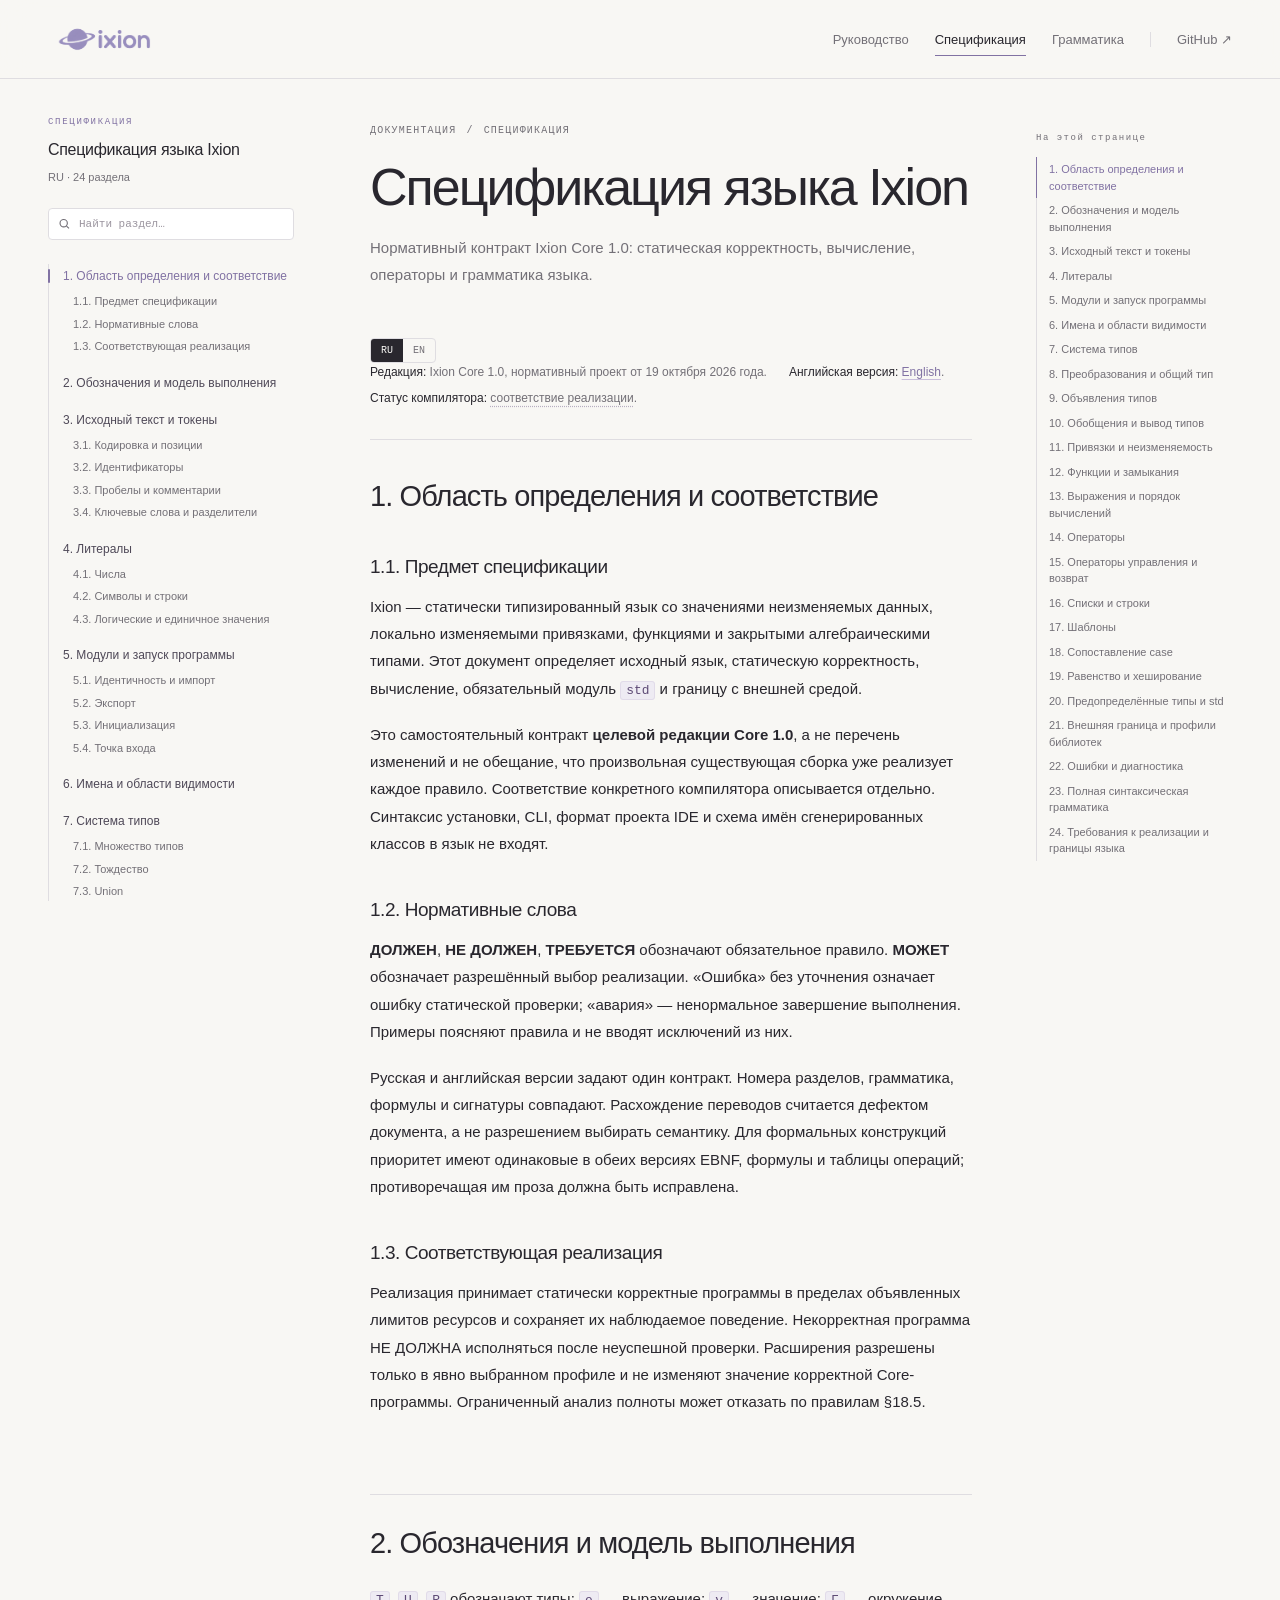
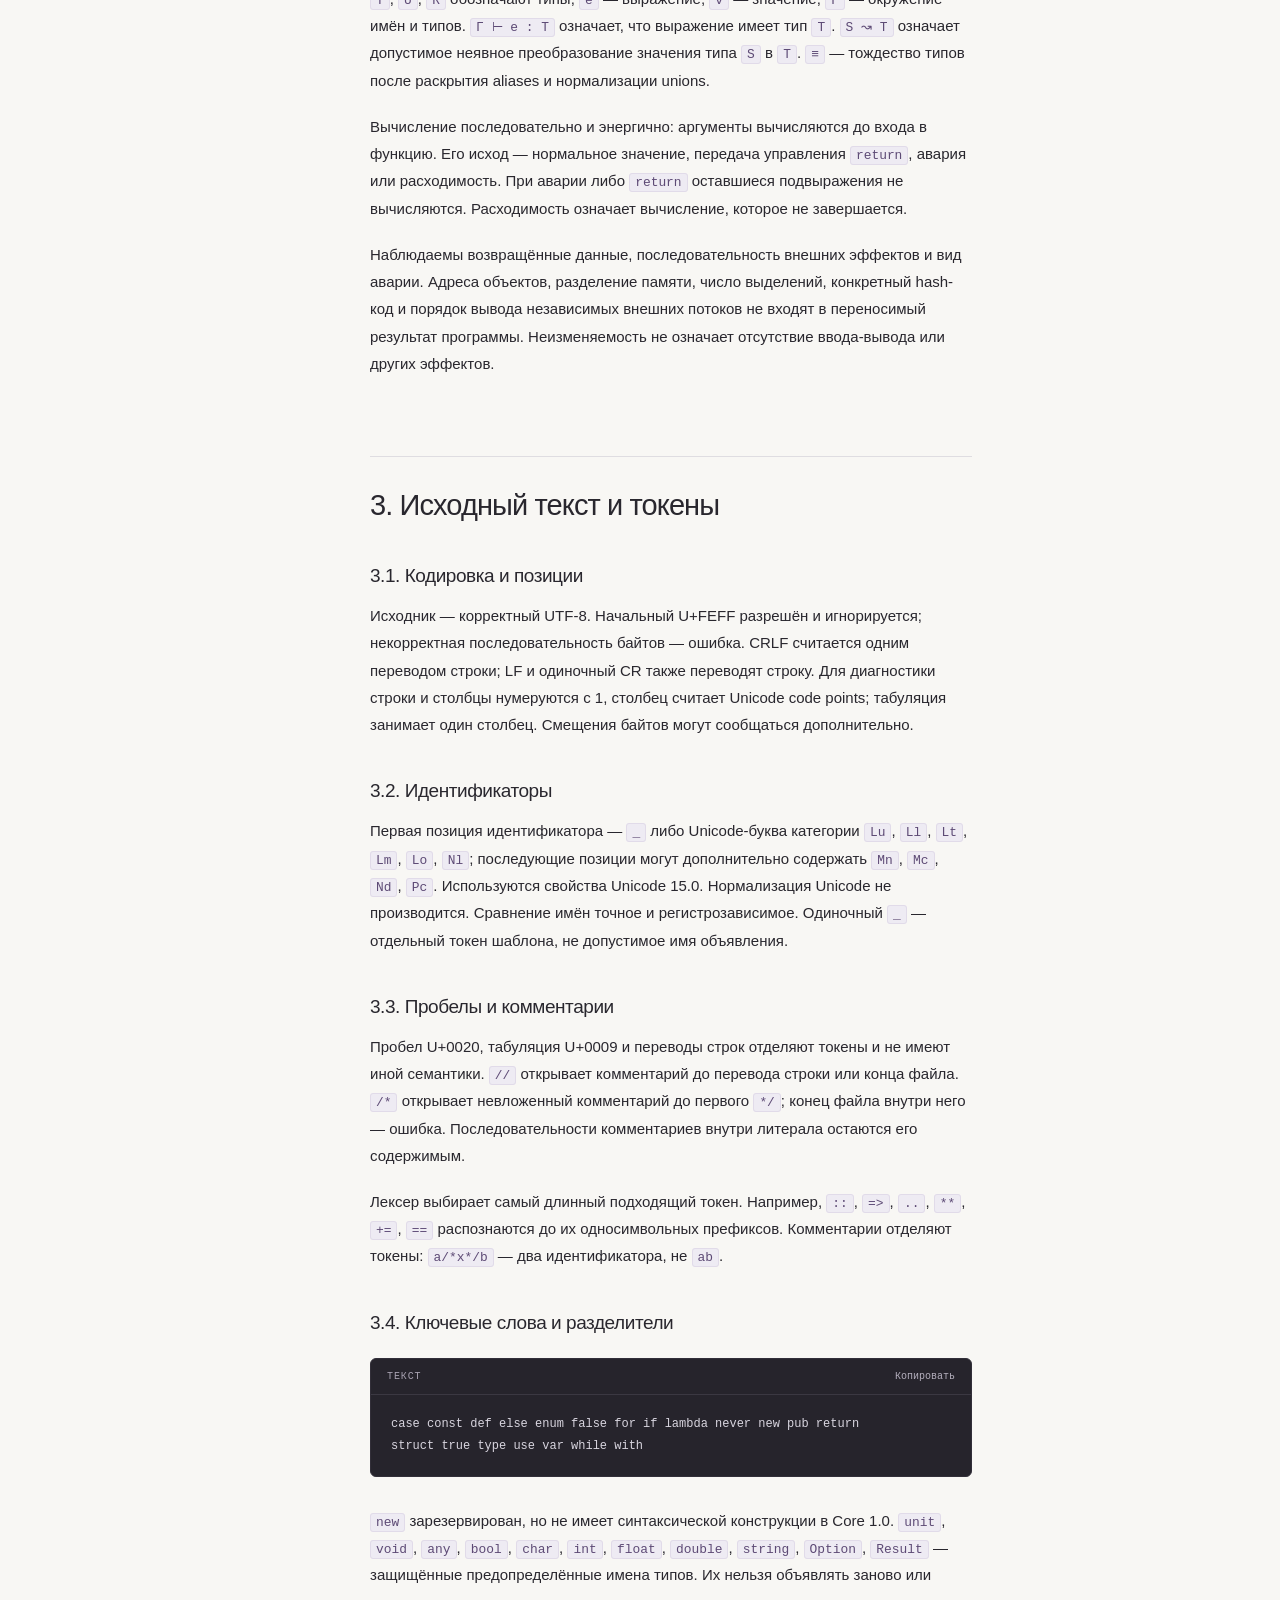
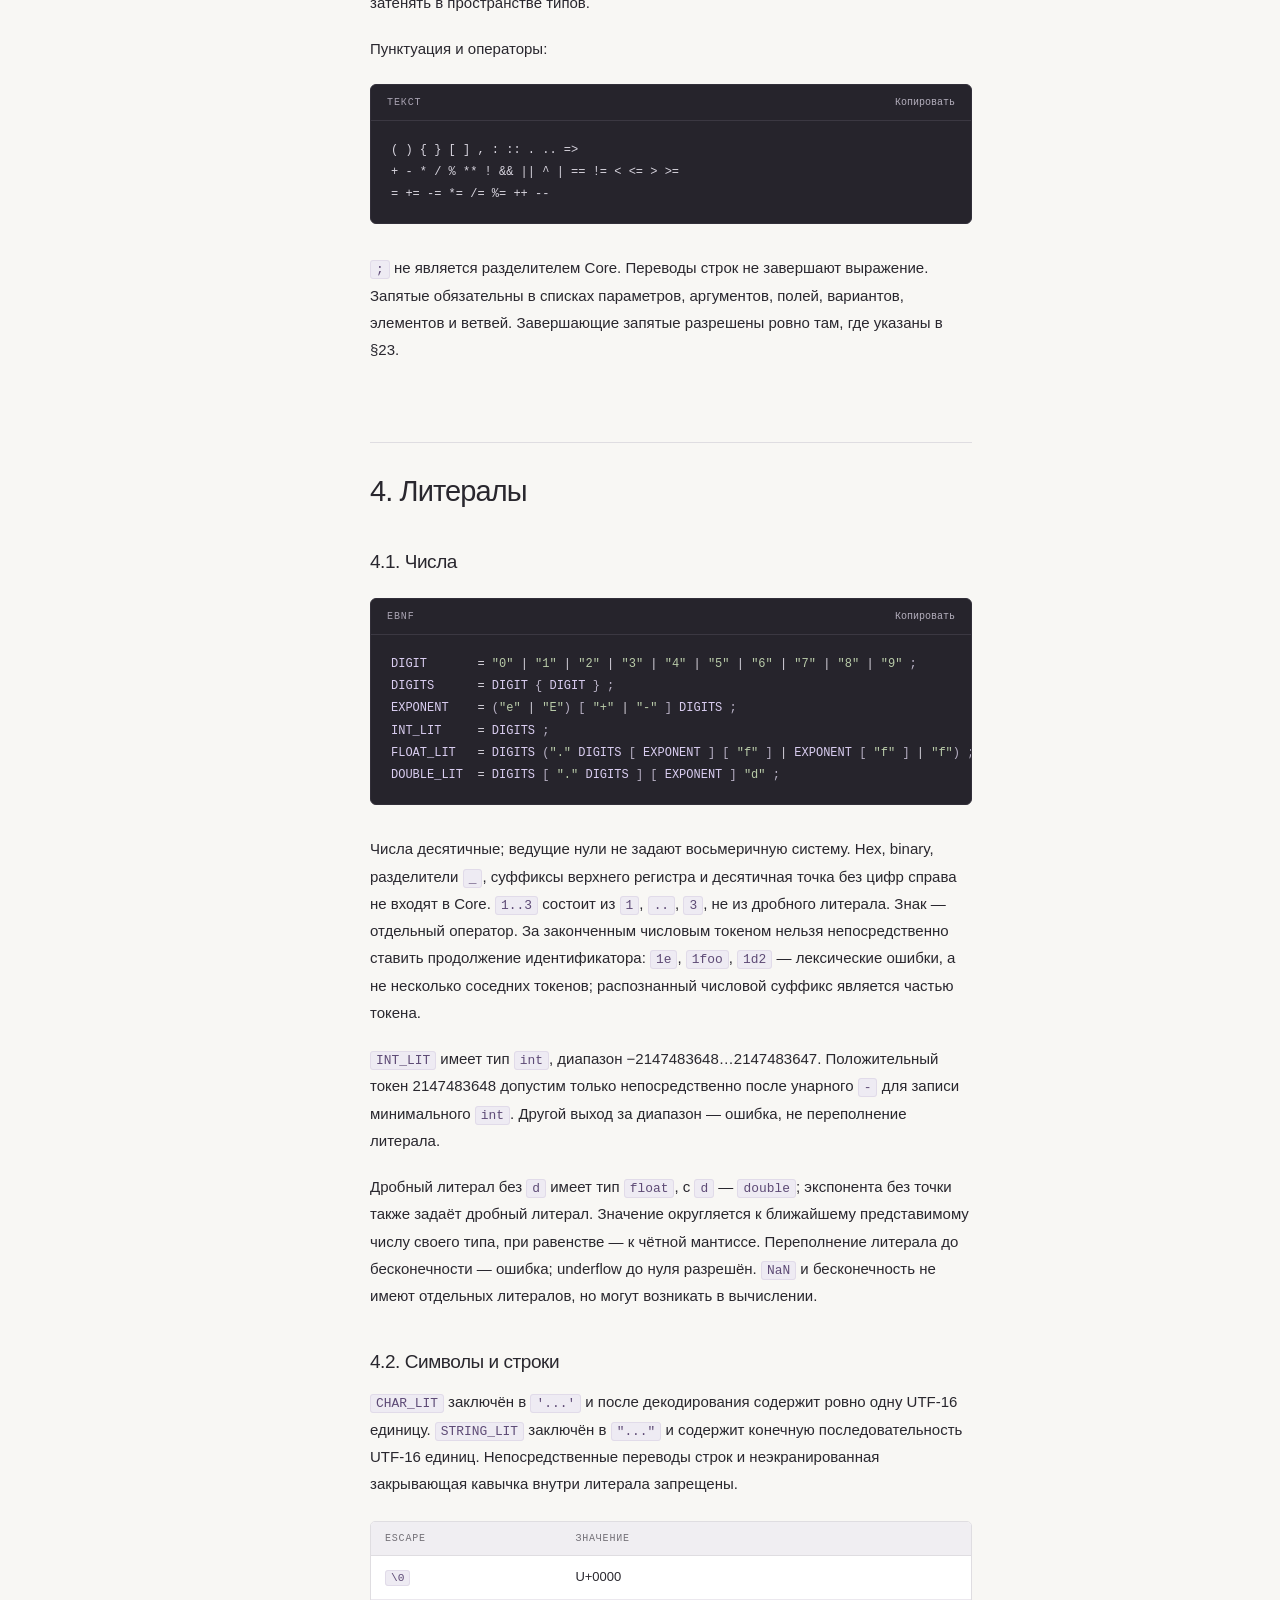
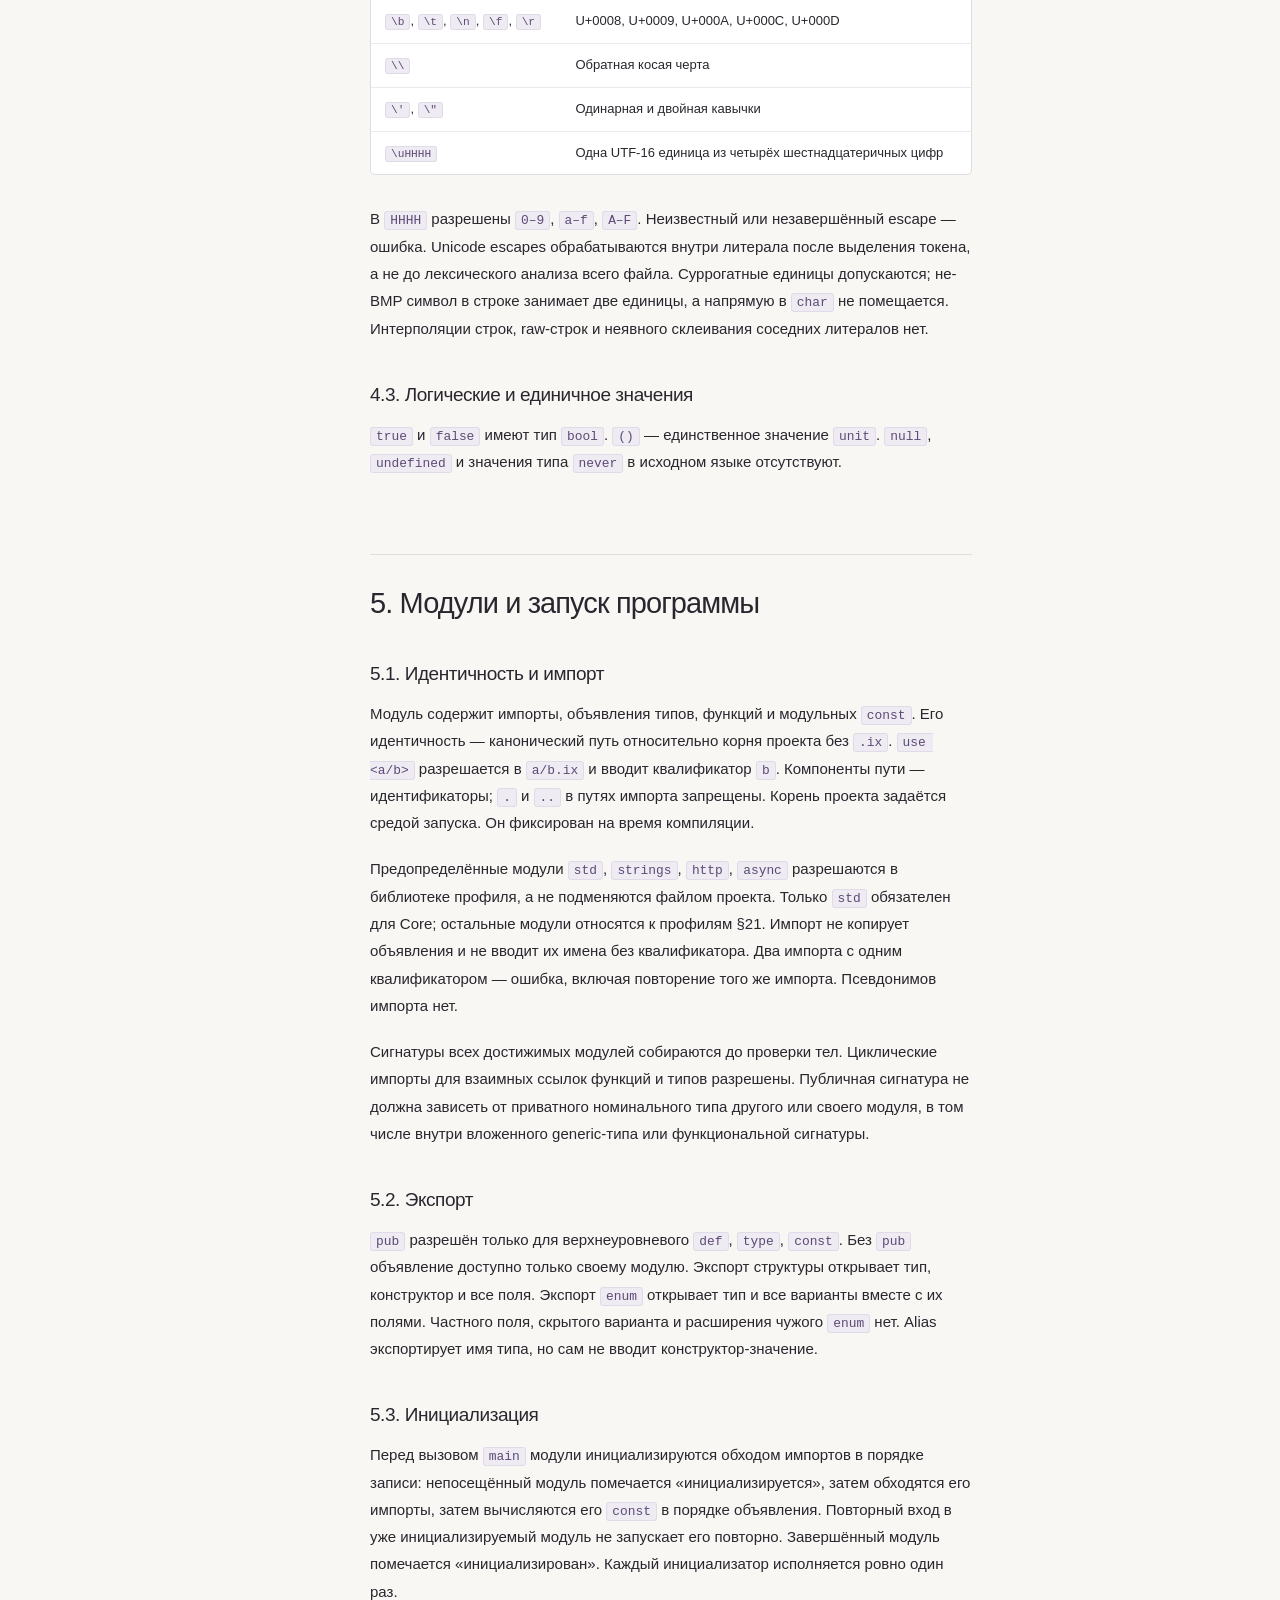
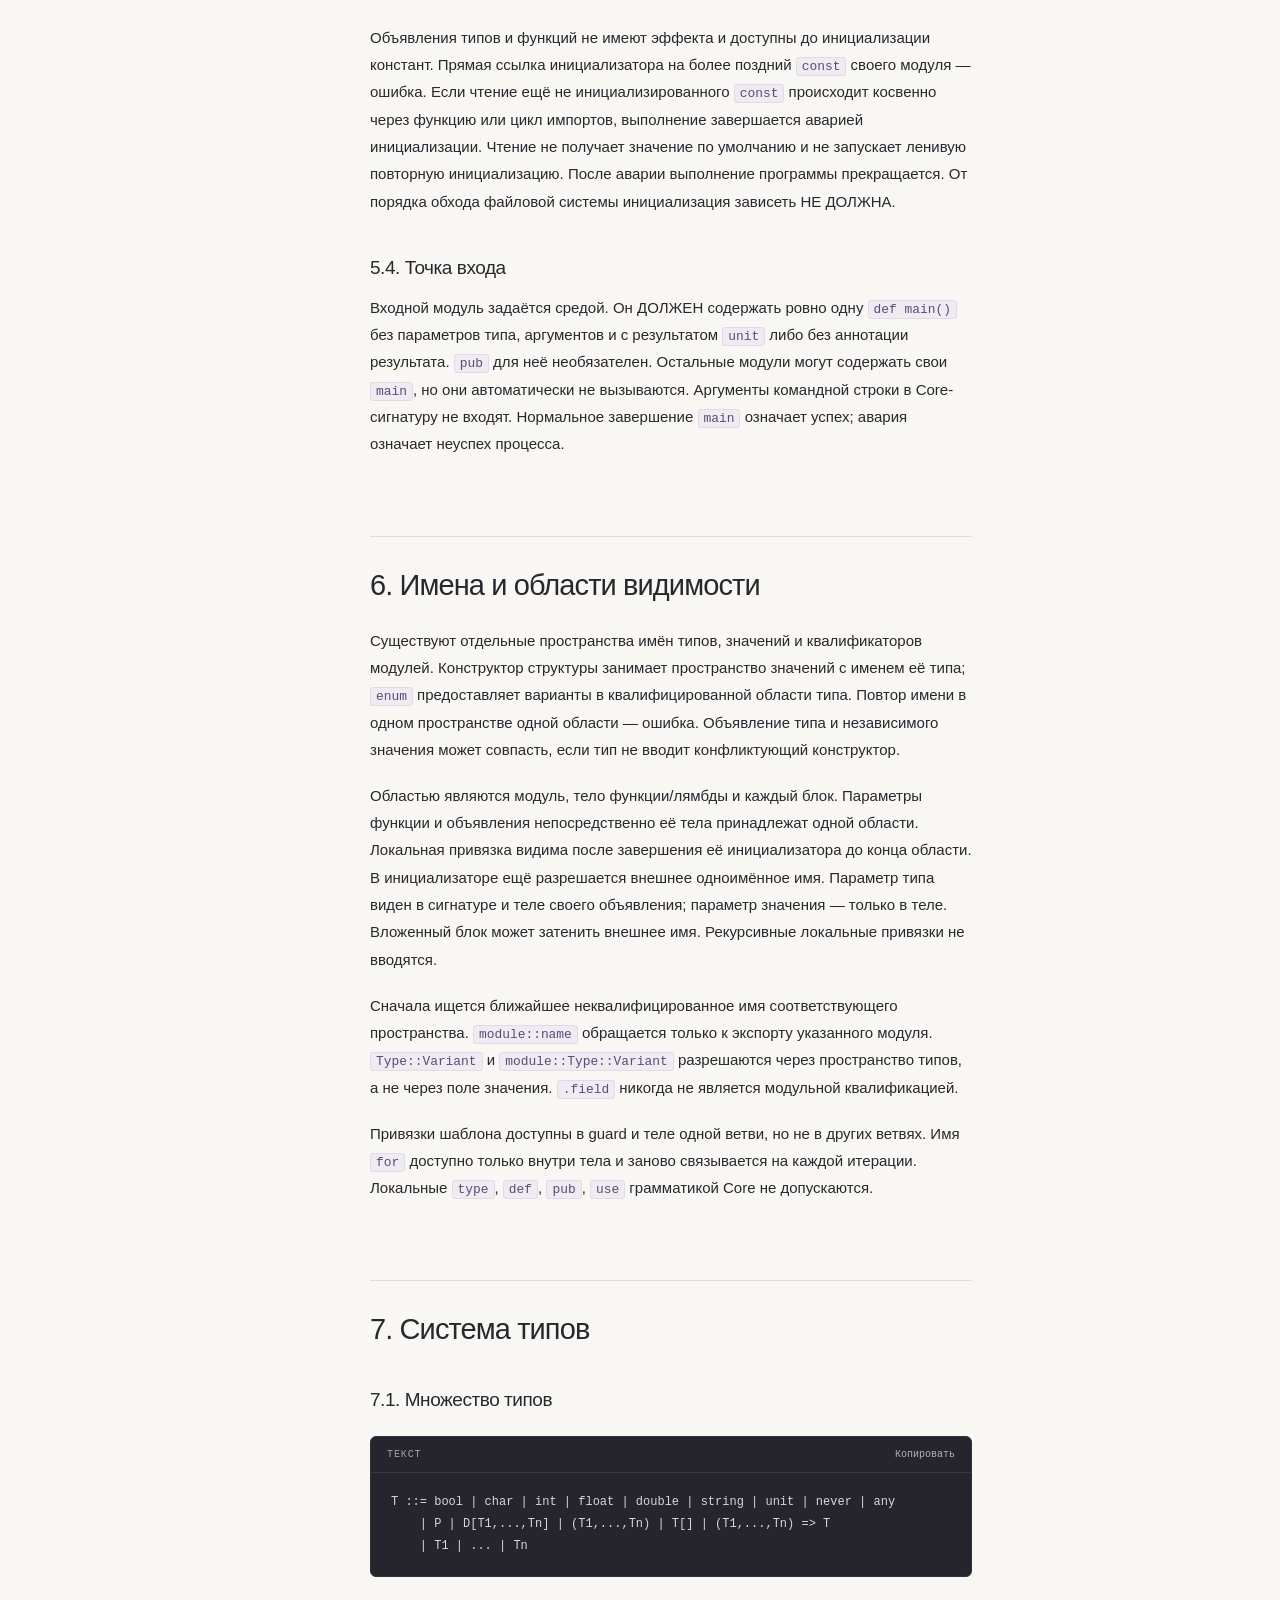
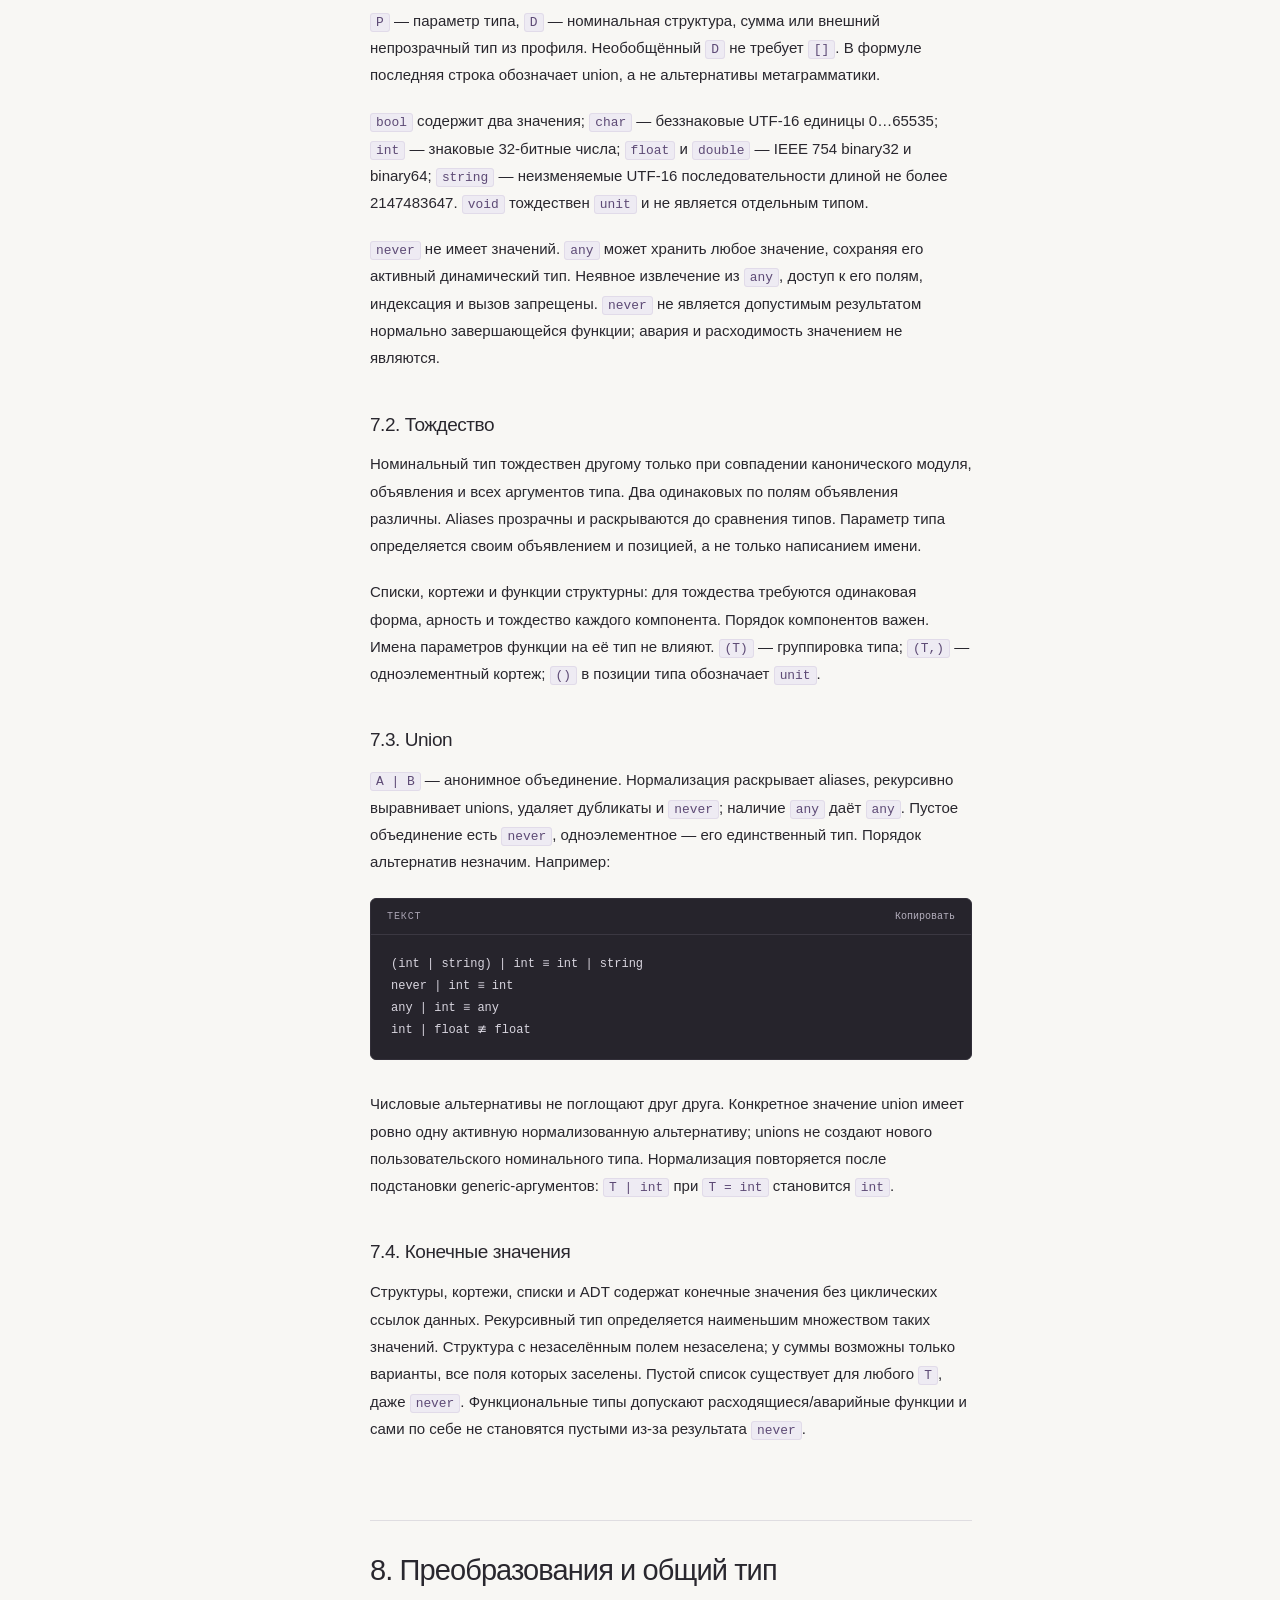
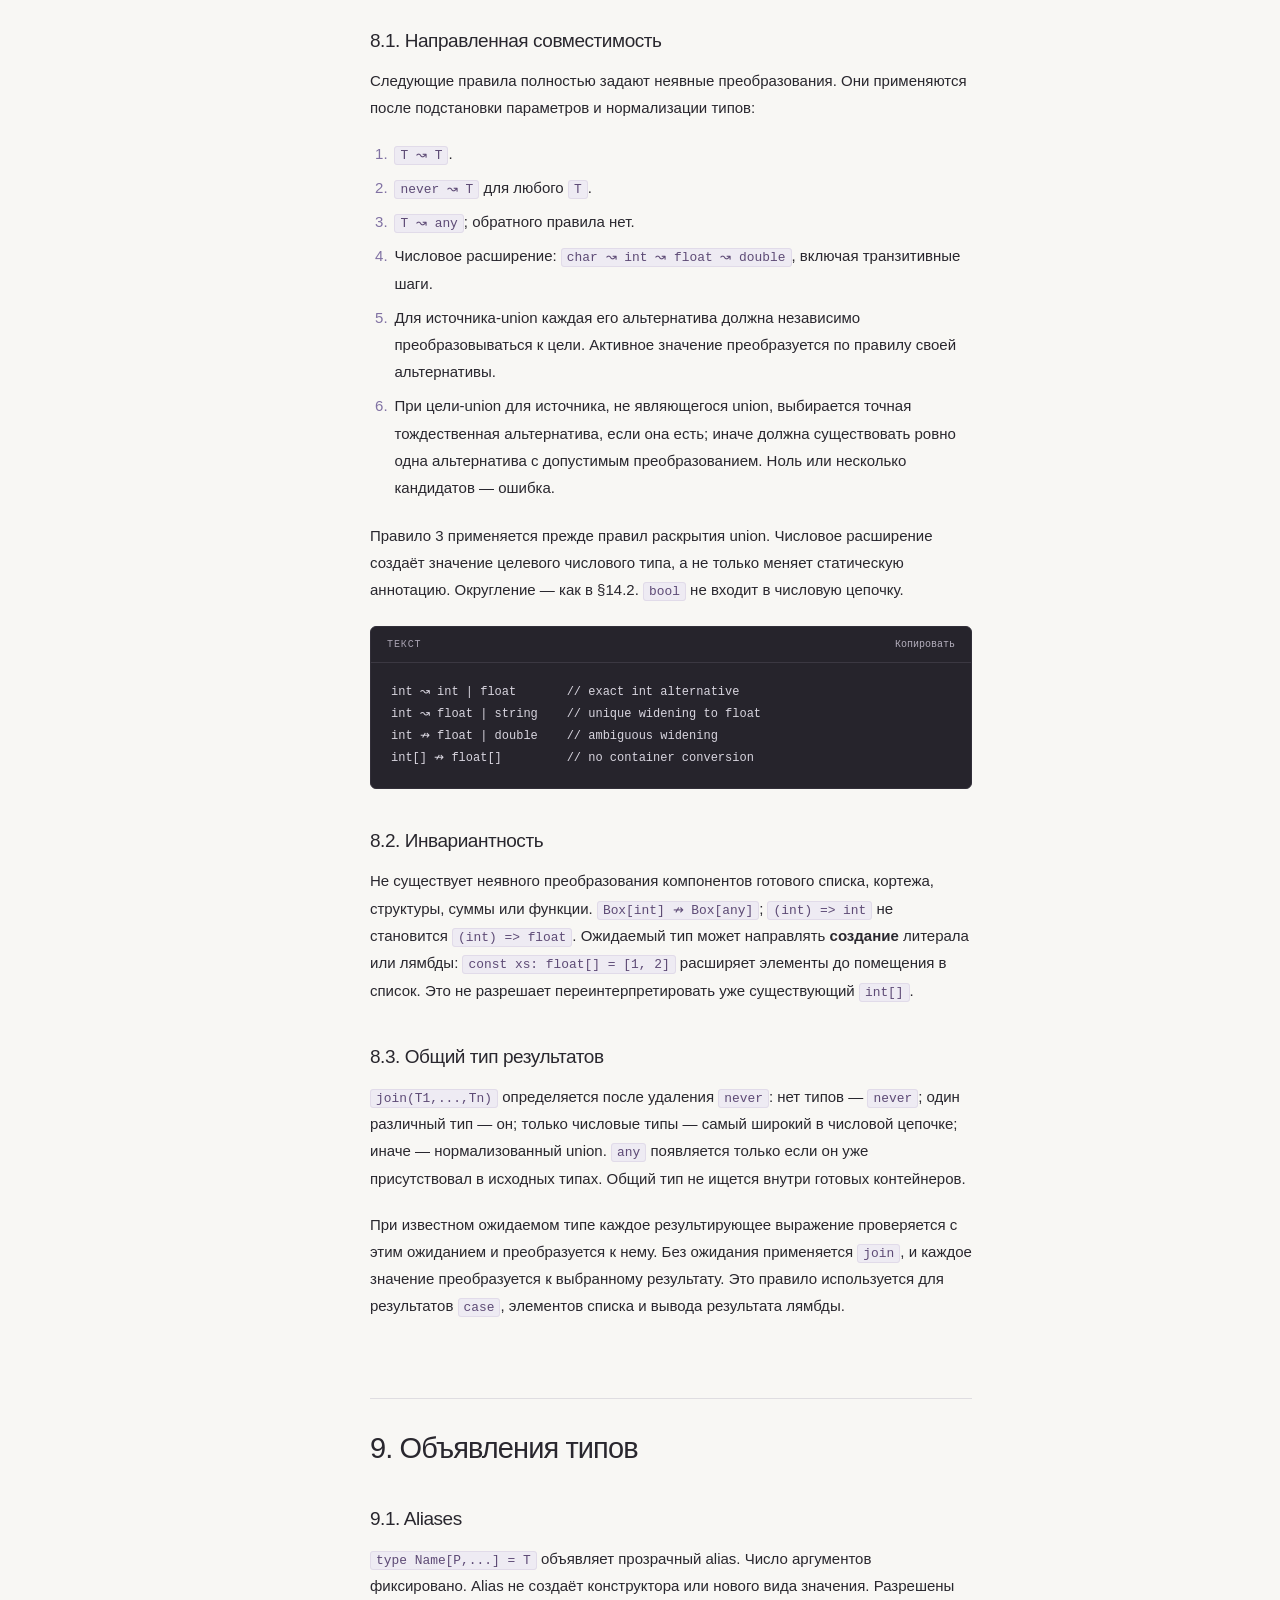
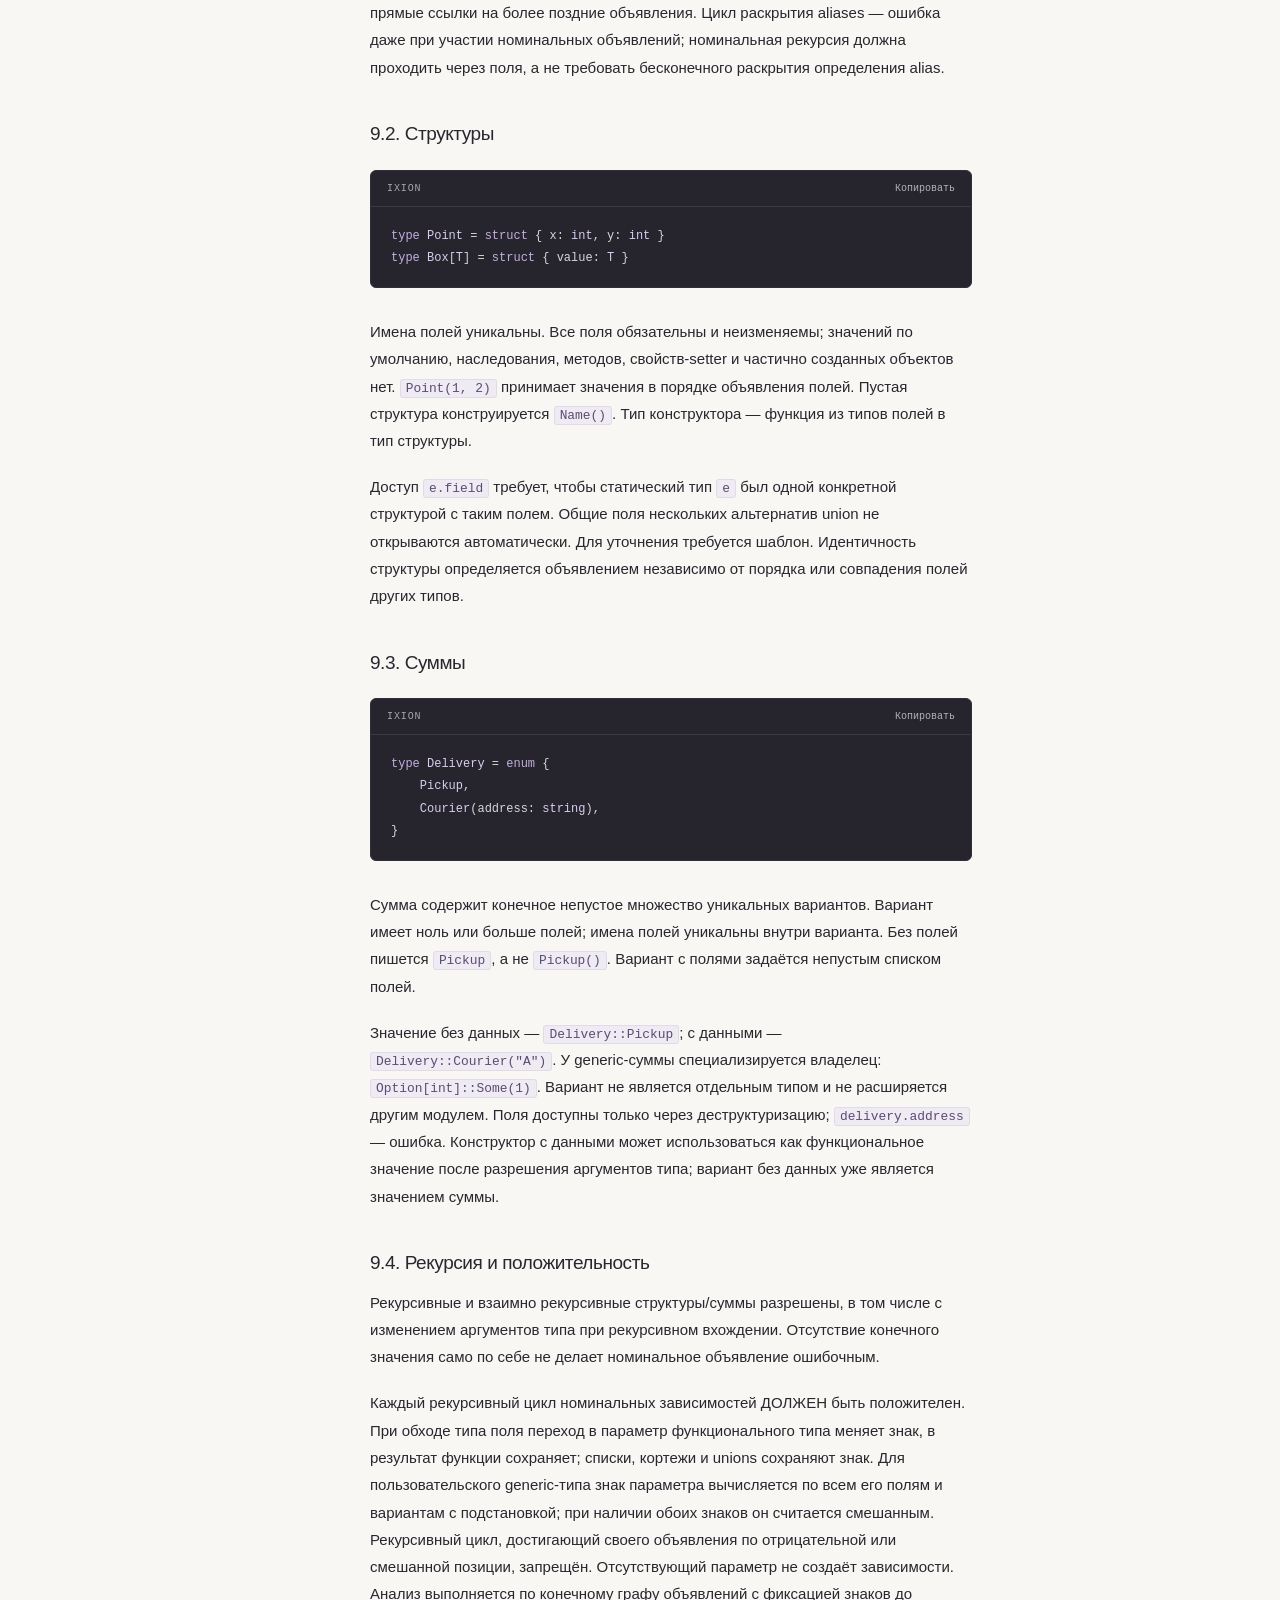
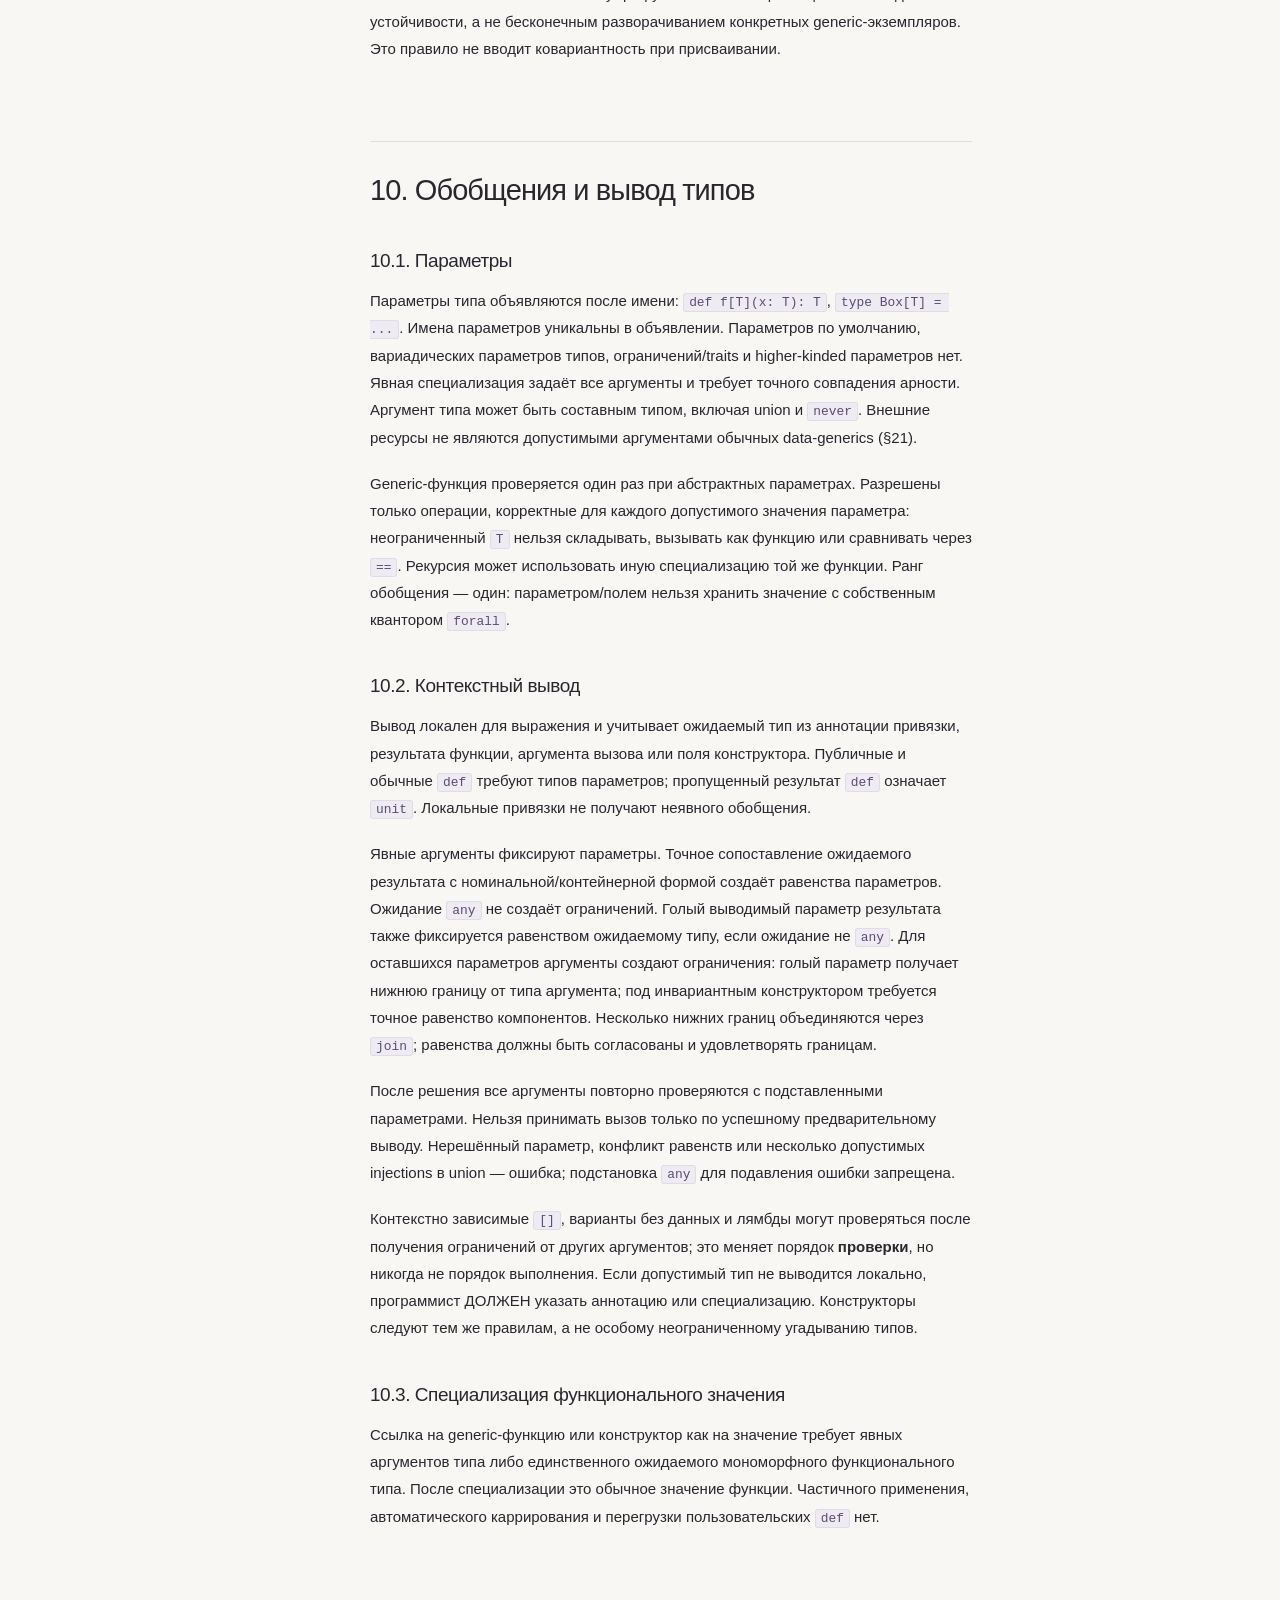
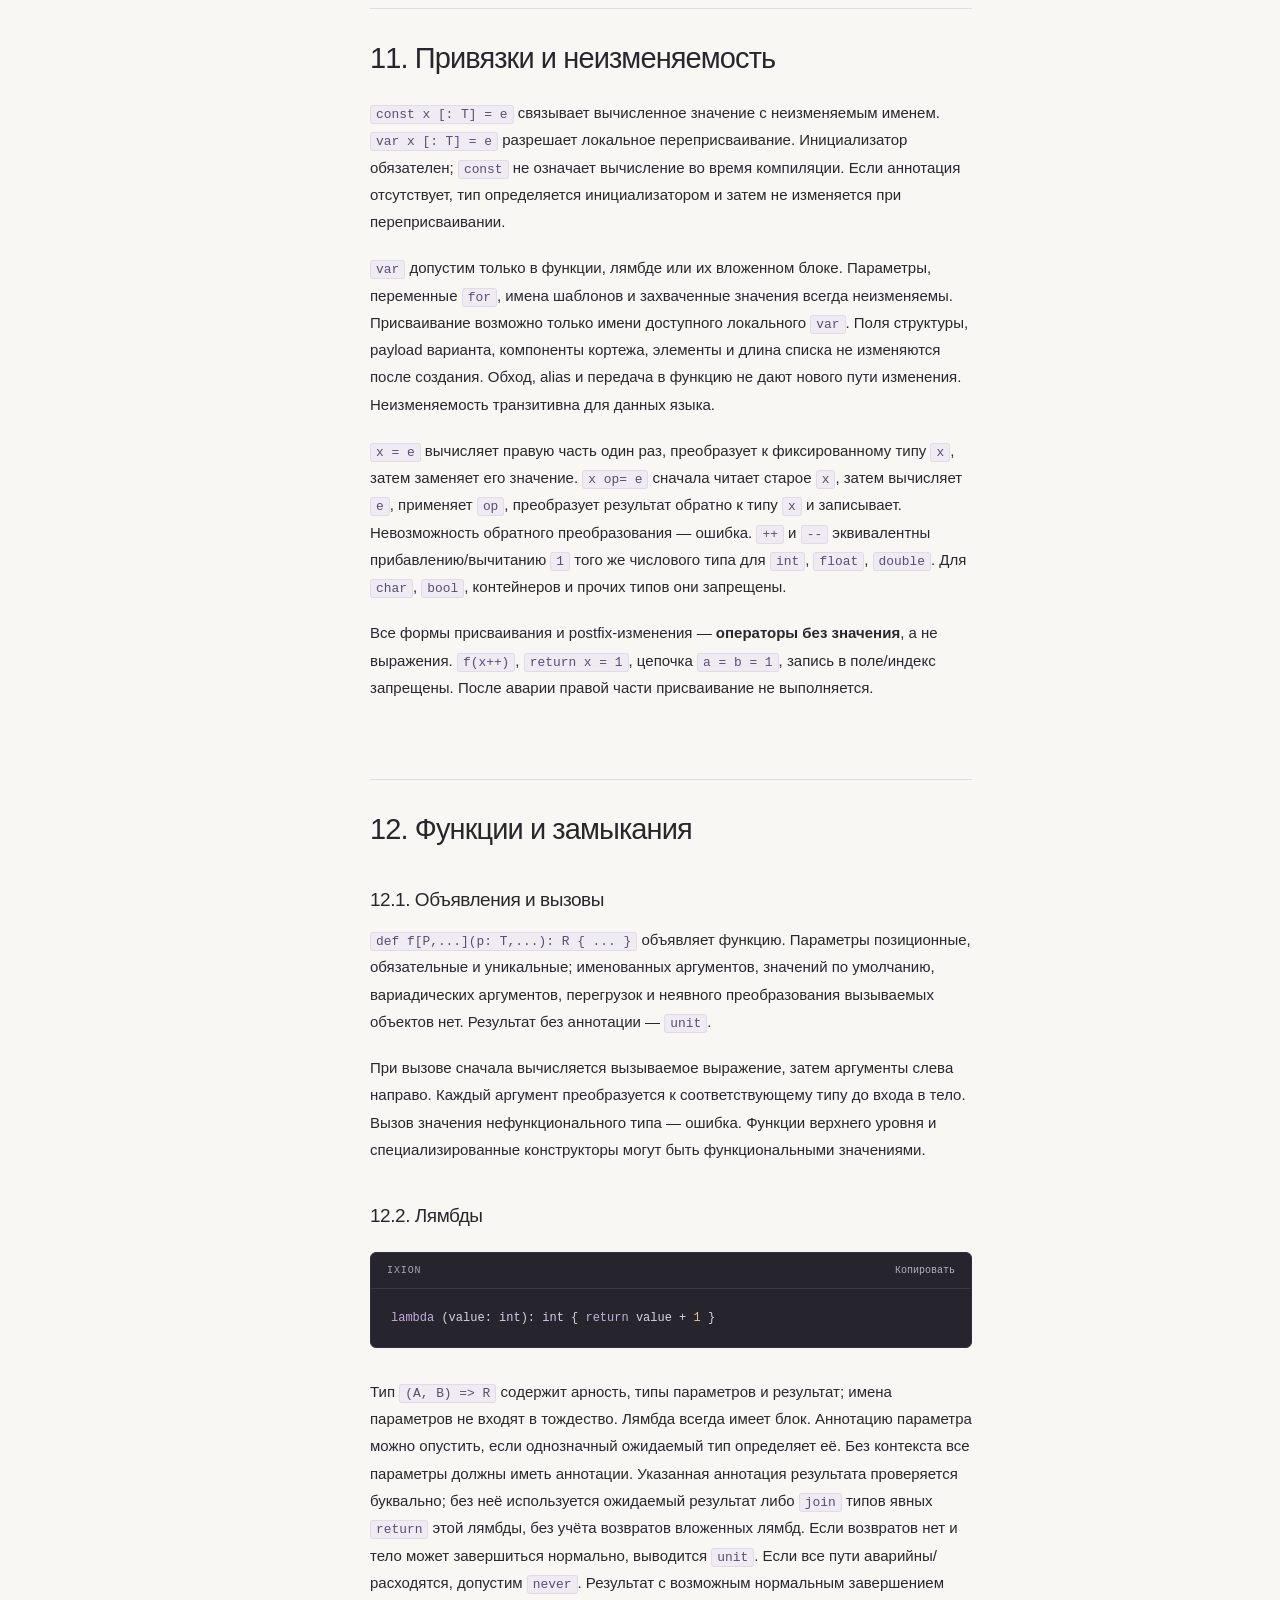
<file: spec/specification.ru.html>
<!doctype html>
<html lang="ru">
  <head>
    <meta charset="UTF-8" />
    <meta name="viewport" content="width=device-width, initial-scale=1" />
    <meta name="theme-color" content="#f8f7f4" />
    <meta name="description" content="Спецификация языка Ixion Core 1.0: область определения, система типов, вычисление, операторы, шаблоны и полная синтаксическая грамматика." />
    <meta property="og:title" content="Спецификация языка Ixion" />
    <meta property="og:description" content="Спецификация языка Ixion Core 1.0: область определения, система типов, вычисление, операторы, шаблоны и полная синтаксическая грамматика." />
    <meta property="og:type" content="article" />
    <title>Спецификация языка Ixion — Ixion</title>
    <link rel="icon" type="image/png" href="../assets/ixion-planet.png" />
    <link rel="stylesheet" href="../style.css" />
    <link rel="stylesheet" href="../assets/docs.css" />
  </head>
  <body class="docs-page">
    <a class="skip-link" href="#main">К содержимому</a>
    <div class="docs-header-bar">
  <header class="site-header docs-header wrap">
    <a class="brand" href="../index.html" aria-label="Ixion — Главная">
      <img src="../assets/ixion-logo.png" alt="ixion" width="126" height="42" />
    </a>
    <nav class="docs-nav" aria-label="Основная навигация">
      <a href="../docs/ru.html">Руководство</a>
      <a href="../spec/specification.ru.html" class="active">Спецификация</a>
      <a href="../spec/grammar.html">Грамматика</a>
      <a class="docs-github" href="https://github.com/ixionlang/ixion" target="_blank" rel="noopener noreferrer">GitHub ↗</a>
    </nav>
    <button class="docs-menu-toggle" type="button" aria-controls="docs-sidebar" aria-expanded="false">
      <span aria-hidden="true">☰</span> Содержание
    </button>
  </header>
</div>
    <div class="reading-progress" aria-hidden="true"><span></span></div>
    <div class="docs-layout">
  <button class="docs-overlay" type="button" aria-label="Закрыть меню" tabindex="-1"></button>
  <aside class="docs-sidebar" id="docs-sidebar">
    <button class="docs-menu-close" type="button" aria-label="Закрыть меню"><span aria-hidden="true">×</span></button>
    <p class="sidebar-eyebrow">СПЕЦИФИКАЦИЯ</p>
    <a class="sidebar-title" href="specification.ru.html">Спецификация языка Ixion</a>
    <p class="sidebar-meta">RU · 24 раздела</p>
    <label class="docs-search">
      <span class="visually-hidden">Поиск по разделам</span>
      <svg viewBox="0 0 16 16" aria-hidden="true"><circle cx="7" cy="7" r="4.5"></circle><path d="m10.5 10.5 3 3"></path></svg>
      <input type="search" placeholder="Найти раздел…" aria-label="Поиск по разделам" autocomplete="off" />
    </label>
    <nav class="docs-toc" aria-label="Содержание документа">
      <div class="toc-section"><a class="toc-link toc-level-2" href="#1-область-определения-и-соответствие">1. Область определения и соответствие</a><div class="toc-sub"><a class="toc-link toc-level-3" href="#11-предмет-спецификации">1.1. Предмет спецификации</a><a class="toc-link toc-level-3" href="#12-нормативные-слова">1.2. Нормативные слова</a><a class="toc-link toc-level-3" href="#13-соответствующая-реализация">1.3. Соответствующая реализация</a></div></div><div class="toc-section"><a class="toc-link toc-level-2" href="#2-обозначения-и-модель-выполнения">2. Обозначения и модель выполнения</a></div><div class="toc-section"><a class="toc-link toc-level-2" href="#3-исходный-текст-и-токены">3. Исходный текст и токены</a><div class="toc-sub"><a class="toc-link toc-level-3" href="#31-кодировка-и-позиции">3.1. Кодировка и позиции</a><a class="toc-link toc-level-3" href="#32-идентификаторы">3.2. Идентификаторы</a><a class="toc-link toc-level-3" href="#33-пробелы-и-комментарии">3.3. Пробелы и комментарии</a><a class="toc-link toc-level-3" href="#34-ключевые-слова-и-разделители">3.4. Ключевые слова и разделители</a></div></div><div class="toc-section"><a class="toc-link toc-level-2" href="#4-литералы">4. Литералы</a><div class="toc-sub"><a class="toc-link toc-level-3" href="#41-числа">4.1. Числа</a><a class="toc-link toc-level-3" href="#42-символы-и-строки">4.2. Символы и строки</a><a class="toc-link toc-level-3" href="#43-логические-и-единичное-значения">4.3. Логические и единичное значения</a></div></div><div class="toc-section"><a class="toc-link toc-level-2" href="#5-модули-и-запуск-программы">5. Модули и запуск программы</a><div class="toc-sub"><a class="toc-link toc-level-3" href="#51-идентичность-и-импорт">5.1. Идентичность и импорт</a><a class="toc-link toc-level-3" href="#52-экспорт">5.2. Экспорт</a><a class="toc-link toc-level-3" href="#53-инициализация">5.3. Инициализация</a><a class="toc-link toc-level-3" href="#54-точка-входа">5.4. Точка входа</a></div></div><div class="toc-section"><a class="toc-link toc-level-2" href="#6-имена-и-области-видимости">6. Имена и области видимости</a></div><div class="toc-section"><a class="toc-link toc-level-2" href="#7-система-типов">7. Система типов</a><div class="toc-sub"><a class="toc-link toc-level-3" href="#71-множество-типов">7.1. Множество типов</a><a class="toc-link toc-level-3" href="#72-тождество">7.2. Тождество</a><a class="toc-link toc-level-3" href="#73-union">7.3. Union</a><a class="toc-link toc-level-3" href="#74-конечные-значения">7.4. Конечные значения</a></div></div><div class="toc-section"><a class="toc-link toc-level-2" href="#8-преобразования-и-общий-тип">8. Преобразования и общий тип</a><div class="toc-sub"><a class="toc-link toc-level-3" href="#81-направленная-совместимость">8.1. Направленная совместимость</a><a class="toc-link toc-level-3" href="#82-инвариантность">8.2. Инвариантность</a><a class="toc-link toc-level-3" href="#83-общий-тип-результатов">8.3. Общий тип результатов</a></div></div><div class="toc-section"><a class="toc-link toc-level-2" href="#9-объявления-типов">9. Объявления типов</a><div class="toc-sub"><a class="toc-link toc-level-3" href="#91-aliases">9.1. Aliases</a><a class="toc-link toc-level-3" href="#92-структуры">9.2. Структуры</a><a class="toc-link toc-level-3" href="#93-суммы">9.3. Суммы</a><a class="toc-link toc-level-3" href="#94-рекурсия-и-положительность">9.4. Рекурсия и положительность</a></div></div><div class="toc-section"><a class="toc-link toc-level-2" href="#10-обобщения-и-вывод-типов">10. Обобщения и вывод типов</a><div class="toc-sub"><a class="toc-link toc-level-3" href="#101-параметры">10.1. Параметры</a><a class="toc-link toc-level-3" href="#102-контекстный-вывод">10.2. Контекстный вывод</a><a class="toc-link toc-level-3" href="#103-специализация-функционального-значения">10.3. Специализация функционального значения</a></div></div><div class="toc-section"><a class="toc-link toc-level-2" href="#11-привязки-и-неизменяемость">11. Привязки и неизменяемость</a></div><div class="toc-section"><a class="toc-link toc-level-2" href="#12-функции-и-замыкания">12. Функции и замыкания</a><div class="toc-sub"><a class="toc-link toc-level-3" href="#121-объявления-и-вызовы">12.1. Объявления и вызовы</a><a class="toc-link toc-level-3" href="#122-лямбды">12.2. Лямбды</a><a class="toc-link toc-level-3" href="#123-захват">12.3. Захват</a></div></div><div class="toc-section"><a class="toc-link toc-level-2" href="#13-выражения-и-порядок-вычислений">13. Выражения и порядок вычислений</a><div class="toc-sub"><a class="toc-link toc-level-3" href="#131-первичные-и-составные-выражения">13.1. Первичные и составные выражения</a><a class="toc-link toc-level-3" href="#132-обновление-структуры">13.2. Обновление структуры</a><a class="toc-link toc-level-3" href="#133-динамическая-информация-о-типе">13.3. Динамическая информация о типе</a></div></div><div class="toc-section"><a class="toc-link toc-level-2" href="#14-операторы">14. Операторы</a><div class="toc-sub"><a class="toc-link toc-level-3" href="#141-приоритеты">14.1. Приоритеты</a><a class="toc-link toc-level-3" href="#142-числовые-операции">14.2. Числовые операции</a><a class="toc-link toc-level-3" href="#143-логика-и-строки">14.3. Логика и строки</a><a class="toc-link toc-level-3" href="#144-сравнения-и-диапазон">14.4. Сравнения и диапазон</a></div></div><div class="toc-section"><a class="toc-link toc-level-2" href="#15-операторы-управления-и-возврат">15. Операторы управления и возврат</a><div class="toc-sub"><a class="toc-link toc-level-3" href="#151-последовательность-и-блок">15.1. Последовательность и блок</a><a class="toc-link toc-level-3" href="#152-if-и-while">15.2. If и while</a><a class="toc-link toc-level-3" href="#153-for">15.3. For</a><a class="toc-link toc-level-3" href="#154-return-и-проверка-завершения">15.4. Return и проверка завершения</a></div></div><div class="toc-section"><a class="toc-link toc-level-2" href="#16-списки-и-строки">16. Списки и строки</a><div class="toc-sub"><a class="toc-link toc-level-3" href="#161-литералы-и-длина">16.1. Литералы и длина</a><a class="toc-link toc-level-3" href="#162-индексация-списка">16.2. Индексация списка</a><a class="toc-link toc-level-3" href="#163-строки">16.3. Строки</a></div></div><div class="toc-section"><a class="toc-link toc-level-2" href="#17-шаблоны">17. Шаблоны</a><div class="toc-sub"><a class="toc-link toc-level-3" href="#171-общие-правила">17.1. Общие правила</a><a class="toc-link toc-level-3" href="#172-разрешение-конструкторов">17.2. Разрешение конструкторов</a><a class="toc-link toc-level-3" href="#173-типовые-шаблоны-и-динамические-типы">17.3. Типовые шаблоны и динамические типы</a></div></div><div class="toc-section"><a class="toc-link toc-level-2" href="#18-сопоставление-case">18. Сопоставление case</a><div class="toc-sub"><a class="toc-link toc-level-3" href="#181-вычисление">18.1. Вычисление</a><a class="toc-link toc-level-3" href="#182-тип-результата">18.2. Тип результата</a><a class="toc-link toc-level-3" href="#183-полнота">18.3. Полнота</a><a class="toc-link toc-level-3" href="#184-достижимость">18.4. Достижимость</a><a class="toc-link toc-level-3" href="#185-конечность-проверки">18.5. Конечность проверки</a></div></div><div class="toc-section"><a class="toc-link toc-level-2" href="#19-равенство-и-хеширование">19. Равенство и хеширование</a><div class="toc-sub"><a class="toc-link toc-level-3" href="#191-допустимость">19.1. Допустимость</a><a class="toc-link toc-level-3" href="#192-значения">19.2. Значения</a><a class="toc-link toc-level-3" href="#193-хеш">19.3. Хеш</a></div></div><div class="toc-section"><a class="toc-link toc-level-2" href="#20-предопределённые-типы-и-std">20. Предопределённые типы и std</a><div class="toc-sub"><a class="toc-link toc-level-3" href="#201-option-и-result">20.1. Option и Result</a><a class="toc-link toc-level-3" href="#202-сигнатуры-обязательного-модуля">20.2. Сигнатуры обязательного модуля</a><a class="toc-link toc-level-3" href="#203-модули-cli-и-файловой-системы">20.3. Модули CLI и файловой системы</a><a class="toc-link toc-level-3" href="#204-контракты-операций">20.4. Контракты операций</a></div></div><div class="toc-section"><a class="toc-link toc-level-2" href="#21-внешняя-граница-и-профили-библиотек">21. Внешняя граница и профили библиотек</a><div class="toc-sub"><a class="toc-link toc-level-3" href="#211-значения-ресурсов">21.1. Значения ресурсов</a><a class="toc-link toc-level-3" href="#212-адаптеры">21.2. Адаптеры</a><a class="toc-link toc-level-3" href="#213-библиотечные-профили">21.3. Библиотечные профили</a></div></div><div class="toc-section"><a class="toc-link toc-level-2" href="#22-ошибки-и-диагностика">22. Ошибки и диагностика</a><div class="toc-sub"><a class="toc-link toc-level-3" href="#221-статические-ошибки">22.1. Статические ошибки</a><a class="toc-link toc-level-3" href="#222-аварии-и-пределы">22.2. Аварии и пределы</a></div></div><div class="toc-section"><a class="toc-link toc-level-2" href="#23-полная-синтаксическая-грамматика">23. Полная синтаксическая грамматика</a><div class="toc-sub"><a class="toc-link toc-level-3" href="#231-соглашения-и-разрешение-неоднозначностей">23.1. Соглашения и разрешение неоднозначностей</a><a class="toc-link toc-level-3" href="#232-productions">23.2. Productions</a></div></div><div class="toc-section"><a class="toc-link toc-level-2" href="#24-требования-к-реализации-и-границы-языка">24. Требования к реализации и границы языка</a><div class="toc-sub"><a class="toc-link toc-level-3" href="#241-представление-и-оптимизация">24.1. Представление и оптимизация</a><a class="toc-link toc-level-3" href="#242-исключённые-конструкции">24.2. Исключённые конструкции</a><a class="toc-link toc-level-3" href="#243-контроль-соответствия">24.3. Контроль соответствия</a></div></div>
      <p class="toc-empty">Разделы не найдены</p>
    </nav>
    <div class="sidebar-footer">
      <a href="https://github.com/ixionlang/ixion/issues" target="_blank" rel="noopener noreferrer">Нашли ошибку? Откройте issue ↗</a>
    </div>
  </aside>
  <main class="docs-main" id="main">
    <div class="doc-hero">
      <div class="doc-breadcrumb">
        <a href="../docs/index.html">Документация</a>
        <span aria-hidden="true">/</span>
        <span>спецификация</span>
      </div>
      <div class="doc-hero-row">
        <div>
          <h1>Спецификация языка Ixion</h1>
          <p class="doc-subtitle">Нормативный контракт Ixion Core 1.0: статическая корректность, вычисление, операторы и грамматика языка.</p>
        </div>
        <div class="doc-lang-switch" aria-label="Language">
    <span class="active">RU</span><a href="specification.en.html">EN</a>
  </div>
      </div>
      <div class="doc-meta"><span><strong>Редакция:</strong> Ixion Core 1.0, нормативный проект от 19 октября 2026 года.</span><span><strong>Английская версия:</strong> <a href="specification.en.html">English</a>.</span><span><strong>Статус компилятора:</strong> <span class="doc-link-missing" title="Документ ещё не опубликован">соответствие реализации</span>.</span></div>
    </div>
    <article class="doc-content">
      <h2 id="1-область-определения-и-соответствие">1. Область определения и соответствие<a class="heading-anchor" href="#1-область-определения-и-соответствие" aria-label="Ссылка на раздел">#</a></h2>
<h3 id="11-предмет-спецификации">1.1. Предмет спецификации<a class="heading-anchor" href="#11-предмет-спецификации" aria-label="Ссылка на раздел">#</a></h3>
<p>Ixion — статически типизированный язык со значениями неизменяемых данных, локально изменяемыми привязками, функциями и закрытыми алгебраическими типами. Этот документ определяет исходный язык, статическую корректность, вычисление, обязательный модуль <code>std</code> и границу с внешней средой.</p>
<p>Это самостоятельный контракт <strong>целевой редакции Core 1.0</strong>, а не перечень изменений и не обещание, что произвольная существующая сборка уже реализует каждое правило. Соответствие конкретного компилятора описывается отдельно. Синтаксис установки, CLI, формат проекта IDE и схема имён сгенерированных классов в язык не входят.</p>
<h3 id="12-нормативные-слова">1.2. Нормативные слова<a class="heading-anchor" href="#12-нормативные-слова" aria-label="Ссылка на раздел">#</a></h3>
<p><strong>ДОЛЖЕН</strong>, <strong>НЕ ДОЛЖЕН</strong>, <strong>ТРЕБУЕТСЯ</strong> обозначают обязательное правило. <strong>МОЖЕТ</strong> обозначает разрешённый выбор реализации. «Ошибка» без уточнения означает ошибку статической проверки; «авария» — ненормальное завершение выполнения. Примеры поясняют правила и не вводят исключений из них.</p>
<p>Русская и английская версии задают один контракт. Номера разделов, грамматика, формулы и сигнатуры совпадают. Расхождение переводов считается дефектом документа, а не разрешением выбирать семантику. Для формальных конструкций приоритет имеют одинаковые в обеих версиях EBNF, формулы и таблицы операций; противоречащая им проза должна быть исправлена.</p>
<h3 id="13-соответствующая-реализация">1.3. Соответствующая реализация<a class="heading-anchor" href="#13-соответствующая-реализация" aria-label="Ссылка на раздел">#</a></h3>
<p>Реализация принимает статически корректные программы в пределах объявленных лимитов ресурсов и сохраняет их наблюдаемое поведение. Некорректная программа НЕ ДОЛЖНА исполняться после неуспешной проверки. Расширения разрешены только в явно выбранном профиле и не изменяют значение корректной Core-программы. Ограниченный анализ полноты может отказать по правилам §18.5.</p>
<h2 id="2-обозначения-и-модель-выполнения">2. Обозначения и модель выполнения<a class="heading-anchor" href="#2-обозначения-и-модель-выполнения" aria-label="Ссылка на раздел">#</a></h2>
<p><code>T</code>, <code>U</code>, <code>R</code> обозначают типы; <code>e</code> — выражение; <code>v</code> — значение; <code>Γ</code> — окружение имён и типов. <code>Γ ⊢ e : T</code> означает, что выражение имеет тип <code>T</code>. <code>S ↝ T</code> означает допустимое неявное преобразование значения типа <code>S</code> в <code>T</code>. <code>≡</code> — тождество типов после раскрытия aliases и нормализации unions.</p>
<p>Вычисление последовательно и энергично: аргументы вычисляются до входа в функцию. Его исход — нормальное значение, передача управления <code>return</code>, авария или расходимость. При аварии либо <code>return</code> оставшиеся подвыражения не вычисляются. Расходимость означает вычисление, которое не завершается.</p>
<p>Наблюдаемы возвращённые данные, последовательность внешних эффектов и вид аварии. Адреса объектов, разделение памяти, число выделений, конкретный hash-код и порядок вывода независимых внешних потоков не входят в переносимый результат программы. Неизменяемость не означает отсутствие ввода-вывода или других эффектов.</p>
<h2 id="3-исходный-текст-и-токены">3. Исходный текст и токены<a class="heading-anchor" href="#3-исходный-текст-и-токены" aria-label="Ссылка на раздел">#</a></h2>
<h3 id="31-кодировка-и-позиции">3.1. Кодировка и позиции<a class="heading-anchor" href="#31-кодировка-и-позиции" aria-label="Ссылка на раздел">#</a></h3>
<p>Исходник — корректный UTF-8. Начальный U+FEFF разрешён и игнорируется; некорректная последовательность байтов — ошибка. CRLF считается одним переводом строки; LF и одиночный CR также переводят строку. Для диагностики строки и столбцы нумеруются с 1, столбец считает Unicode code points; табуляция занимает один столбец. Смещения байтов могут сообщаться дополнительно.</p>
<h3 id="32-идентификаторы">3.2. Идентификаторы<a class="heading-anchor" href="#32-идентификаторы" aria-label="Ссылка на раздел">#</a></h3>
<p>Первая позиция идентификатора — <code>_</code> либо Unicode-буква категории <code>Lu</code>, <code>Ll</code>, <code>Lt</code>, <code>Lm</code>, <code>Lo</code>, <code>Nl</code>; последующие позиции могут дополнительно содержать <code>Mn</code>, <code>Mc</code>, <code>Nd</code>, <code>Pc</code>. Используются свойства Unicode 15.0. Нормализация Unicode не производится. Сравнение имён точное и регистрозависимое. Одиночный <code>_</code> — отдельный токен шаблона, не допустимое имя объявления.</p>
<h3 id="33-пробелы-и-комментарии">3.3. Пробелы и комментарии<a class="heading-anchor" href="#33-пробелы-и-комментарии" aria-label="Ссылка на раздел">#</a></h3>
<p>Пробел U+0020, табуляция U+0009 и переводы строк отделяют токены и не имеют иной семантики. <code>//</code> открывает комментарий до перевода строки или конца файла. <code>/*</code> открывает невложенный комментарий до первого <code>*/</code>; конец файла внутри него — ошибка. Последовательности комментариев внутри литерала остаются его содержимым.</p>
<p>Лексер выбирает самый длинный подходящий токен. Например, <code>::</code>, <code>=&gt;</code>, <code>..</code>, <code>**</code>, <code>+=</code>, <code>==</code> распознаются до их односимвольных префиксов. Комментарии отделяют токены: <code>a/*x*/b</code> — два идентификатора, не <code>ab</code>.</p>
<h3 id="34-ключевые-слова-и-разделители">3.4. Ключевые слова и разделители<a class="heading-anchor" href="#34-ключевые-слова-и-разделители" aria-label="Ссылка на раздел">#</a></h3>
<div class="code-block" data-lang="text">
  <div class="code-block-bar">
    <span class="code-lang">Текст</span>
    <button class="code-copy" type="button" aria-label="Копировать" data-copied-label="Скопировано" data-failed-label="Не удалось">Копировать</button>
  </div>
  <pre tabindex="0"><code class="language-text">case const def else enum false for if lambda never new pub return
struct true type use var while with</code></pre>
</div>
<p><code>new</code> зарезервирован, но не имеет синтаксической конструкции в Core 1.0. <code>unit</code>, <code>void</code>, <code>any</code>, <code>bool</code>, <code>char</code>, <code>int</code>, <code>float</code>, <code>double</code>, <code>string</code>, <code>Option</code>, <code>Result</code> — защищённые предопределённые имена типов. Их нельзя объявлять заново или затенять в пространстве типов.</p>
<p>Пунктуация и операторы:</p>
<div class="code-block" data-lang="text">
  <div class="code-block-bar">
    <span class="code-lang">Текст</span>
    <button class="code-copy" type="button" aria-label="Копировать" data-copied-label="Скопировано" data-failed-label="Не удалось">Копировать</button>
  </div>
  <pre tabindex="0"><code class="language-text">( ) { } [ ] , : :: . .. =&gt;
+ - * / % ** ! &amp;&amp; || ^ | == != &lt; &lt;= &gt; &gt;=
= += -= *= /= %= ++ --</code></pre>
</div>
<p><code>;</code> не является разделителем Core. Переводы строк не завершают выражение. Запятые обязательны в списках параметров, аргументов, полей, вариантов, элементов и ветвей. Завершающие запятые разрешены ровно там, где указаны в §23.</p>
<h2 id="4-литералы">4. Литералы<a class="heading-anchor" href="#4-литералы" aria-label="Ссылка на раздел">#</a></h2>
<h3 id="41-числа">4.1. Числа<a class="heading-anchor" href="#41-числа" aria-label="Ссылка на раздел">#</a></h3>
<div class="code-block" data-lang="ebnf">
  <div class="code-block-bar">
    <span class="code-lang">EBNF</span>
    <button class="code-copy" type="button" aria-label="Копировать" data-copied-label="Скопировано" data-failed-label="Не удалось">Копировать</button>
  </div>
  <pre tabindex="0"><code class="language-ebnf"><span class="tok-type">DIGIT</span>       = <span class="tok-str">&quot;0&quot;</span> | <span class="tok-str">&quot;1&quot;</span> | <span class="tok-str">&quot;2&quot;</span> | <span class="tok-str">&quot;3&quot;</span> | <span class="tok-str">&quot;4&quot;</span> | <span class="tok-str">&quot;5&quot;</span> | <span class="tok-str">&quot;6&quot;</span> | <span class="tok-str">&quot;7&quot;</span> | <span class="tok-str">&quot;8&quot;</span> | <span class="tok-str">&quot;9&quot;</span> <span class="tok-op">;</span>
<span class="tok-type">DIGITS</span>      = <span class="tok-type">DIGIT</span> <span class="tok-op">{</span> <span class="tok-type">DIGIT</span> <span class="tok-op">}</span> <span class="tok-op">;</span>
<span class="tok-type">EXPONENT</span>    = <span class="tok-op">(</span><span class="tok-str">&quot;e&quot;</span> | <span class="tok-str">&quot;E&quot;</span><span class="tok-op">)</span> <span class="tok-op">[</span> <span class="tok-str">&quot;+&quot;</span> | <span class="tok-str">&quot;-&quot;</span> <span class="tok-op">]</span> <span class="tok-type">DIGITS</span> <span class="tok-op">;</span>
<span class="tok-type">INT_LIT</span>     = <span class="tok-type">DIGITS</span> <span class="tok-op">;</span>
<span class="tok-type">FLOAT_LIT</span>   = <span class="tok-type">DIGITS</span> <span class="tok-op">(</span><span class="tok-str">&quot;.&quot;</span> <span class="tok-type">DIGITS</span> <span class="tok-op">[</span> <span class="tok-type">EXPONENT</span> <span class="tok-op">]</span> <span class="tok-op">[</span> <span class="tok-str">&quot;f&quot;</span> <span class="tok-op">]</span> | <span class="tok-type">EXPONENT</span> <span class="tok-op">[</span> <span class="tok-str">&quot;f&quot;</span> <span class="tok-op">]</span> | <span class="tok-str">&quot;f&quot;</span><span class="tok-op">)</span> <span class="tok-op">;</span>
<span class="tok-type">DOUBLE_LIT</span>  = <span class="tok-type">DIGITS</span> <span class="tok-op">[</span> <span class="tok-str">&quot;.&quot;</span> <span class="tok-type">DIGITS</span> <span class="tok-op">]</span> <span class="tok-op">[</span> <span class="tok-type">EXPONENT</span> <span class="tok-op">]</span> <span class="tok-str">&quot;d&quot;</span> <span class="tok-op">;</span></code></pre>
</div>
<p>Числа десятичные; ведущие нули не задают восьмеричную систему. Hex, binary, разделители <code>_</code>, суффиксы верхнего регистра и десятичная точка без цифр справа не входят в Core. <code>1..3</code> состоит из <code>1</code>, <code>..</code>, <code>3</code>, не из дробного литерала. Знак — отдельный оператор. За законченным числовым токеном нельзя непосредственно ставить продолжение идентификатора: <code>1e</code>, <code>1foo</code>, <code>1d2</code> — лексические ошибки, а не несколько соседних токенов; распознанный числовой суффикс является частью токена.</p>
<p><code>INT_LIT</code> имеет тип <code>int</code>, диапазон −2147483648…2147483647. Положительный токен 2147483648 допустим только непосредственно после унарного <code>-</code> для записи минимального <code>int</code>. Другой выход за диапазон — ошибка, не переполнение литерала.</p>
<p>Дробный литерал без <code>d</code> имеет тип <code>float</code>, с <code>d</code> — <code>double</code>; экспонента без точки также задаёт дробный литерал. Значение округляется к ближайшему представимому числу своего типа, при равенстве — к чётной мантиссе. Переполнение литерала до бесконечности — ошибка; underflow до нуля разрешён. <code>NaN</code> и бесконечность не имеют отдельных литералов, но могут возникать в вычислении.</p>
<h3 id="42-символы-и-строки">4.2. Символы и строки<a class="heading-anchor" href="#42-символы-и-строки" aria-label="Ссылка на раздел">#</a></h3>
<p><code>CHAR_LIT</code> заключён в <code>&#39;...&#39;</code> и после декодирования содержит ровно одну UTF-16 единицу. <code>STRING_LIT</code> заключён в <code>&quot;...&quot;</code> и содержит конечную последовательность UTF-16 единиц. Непосредственные переводы строк и неэкранированная закрывающая кавычка внутри литерала запрещены.</p>
<div class="table-wrap"><table><thead><tr><th class="align-left">Escape</th><th class="align-left">Значение</th></tr></thead><tbody><tr><td class="align-left"><code>\0</code></td><td class="align-left">U+0000</td></tr><tr><td class="align-left"><code>\b</code>, <code>\t</code>, <code>\n</code>, <code>\f</code>, <code>\r</code></td><td class="align-left">U+0008, U+0009, U+000A, U+000C, U+000D</td></tr><tr><td class="align-left"><code>\\</code></td><td class="align-left">Обратная косая черта</td></tr><tr><td class="align-left"><code>\&#39;</code>, <code>\&quot;</code></td><td class="align-left">Одинарная и двойная кавычки</td></tr><tr><td class="align-left"><code>\uHHHH</code></td><td class="align-left">Одна UTF-16 единица из четырёх шестнадцатеричных цифр</td></tr></tbody></table></div>
<p>В <code>HHHH</code> разрешены <code>0–9</code>, <code>a–f</code>, <code>A–F</code>. Неизвестный или незавершённый escape — ошибка. Unicode escapes обрабатываются внутри литерала после выделения токена, а не до лексического анализа всего файла. Суррогатные единицы допускаются; не-BMP символ в строке занимает две единицы, а напрямую в <code>char</code> не помещается. Интерполяции строк, raw-строк и неявного склеивания соседних литералов нет.</p>
<h3 id="43-логические-и-единичное-значения">4.3. Логические и единичное значения<a class="heading-anchor" href="#43-логические-и-единичное-значения" aria-label="Ссылка на раздел">#</a></h3>
<p><code>true</code> и <code>false</code> имеют тип <code>bool</code>. <code>()</code> — единственное значение <code>unit</code>. <code>null</code>, <code>undefined</code> и значения типа <code>never</code> в исходном языке отсутствуют.</p>
<h2 id="5-модули-и-запуск-программы">5. Модули и запуск программы<a class="heading-anchor" href="#5-модули-и-запуск-программы" aria-label="Ссылка на раздел">#</a></h2>
<h3 id="51-идентичность-и-импорт">5.1. Идентичность и импорт<a class="heading-anchor" href="#51-идентичность-и-импорт" aria-label="Ссылка на раздел">#</a></h3>
<p>Модуль содержит импорты, объявления типов, функций и модульных <code>const</code>. Его идентичность — канонический путь относительно корня проекта без <code>.ix</code>. <code>use &lt;a/b&gt;</code> разрешается в <code>a/b.ix</code> и вводит квалификатор <code>b</code>. Компоненты пути — идентификаторы; <code>.</code> и <code>..</code> в путях импорта запрещены. Корень проекта задаётся средой запуска. Он фиксирован на время компиляции.</p>
<p>Предопределённые модули <code>std</code>, <code>strings</code>, <code>http</code>, <code>async</code> разрешаются в библиотеке профиля, а не подменяются файлом проекта. Только <code>std</code> обязателен для Core; остальные модули относятся к профилям §21. Импорт не копирует объявления и не вводит их имена без квалификатора. Два импорта с одним квалификатором — ошибка, включая повторение того же импорта. Псевдонимов импорта нет.</p>
<p>Сигнатуры всех достижимых модулей собираются до проверки тел. Циклические импорты для взаимных ссылок функций и типов разрешены. Публичная сигнатура не должна зависеть от приватного номинального типа другого или своего модуля, в том числе внутри вложенного generic-типа или функциональной сигнатуры.</p>
<h3 id="52-экспорт">5.2. Экспорт<a class="heading-anchor" href="#52-экспорт" aria-label="Ссылка на раздел">#</a></h3>
<p><code>pub</code> разрешён только для верхнеуровневого <code>def</code>, <code>type</code>, <code>const</code>. Без <code>pub</code> объявление доступно только своему модулю. Экспорт структуры открывает тип, конструктор и все поля. Экспорт <code>enum</code> открывает тип и все варианты вместе с их полями. Частного поля, скрытого варианта и расширения чужого <code>enum</code> нет. Alias экспортирует имя типа, но сам не вводит конструктор-значение.</p>
<h3 id="53-инициализация">5.3. Инициализация<a class="heading-anchor" href="#53-инициализация" aria-label="Ссылка на раздел">#</a></h3>
<p>Перед вызовом <code>main</code> модули инициализируются обходом импортов в порядке записи: непосещённый модуль помечается «инициализируется», затем обходятся его импорты, затем вычисляются его <code>const</code> в порядке объявления. Повторный вход в уже инициализируемый модуль не запускает его повторно. Завершённый модуль помечается «инициализирован». Каждый инициализатор исполняется ровно один раз.</p>
<p>Объявления типов и функций не имеют эффекта и доступны до инициализации констант. Прямая ссылка инициализатора на более поздний <code>const</code> своего модуля — ошибка. Если чтение ещё не инициализированного <code>const</code> происходит косвенно через функцию или цикл импортов, выполнение завершается аварией инициализации. Чтение не получает значение по умолчанию и не запускает ленивую повторную инициализацию. После аварии выполнение программы прекращается. От порядка обхода файловой системы инициализация зависеть НЕ ДОЛЖНА.</p>
<h3 id="54-точка-входа">5.4. Точка входа<a class="heading-anchor" href="#54-точка-входа" aria-label="Ссылка на раздел">#</a></h3>
<p>Входной модуль задаётся средой. Он ДОЛЖЕН содержать ровно одну <code>def main()</code> без параметров типа, аргументов и с результатом <code>unit</code> либо без аннотации результата. <code>pub</code> для неё необязателен. Остальные модули могут содержать свои <code>main</code>, но они автоматически не вызываются. Аргументы командной строки в Core-сигнатуру не входят. Нормальное завершение <code>main</code> означает успех; авария означает неуспех процесса.</p>
<h2 id="6-имена-и-области-видимости">6. Имена и области видимости<a class="heading-anchor" href="#6-имена-и-области-видимости" aria-label="Ссылка на раздел">#</a></h2>
<p>Существуют отдельные пространства имён типов, значений и квалификаторов модулей. Конструктор структуры занимает пространство значений с именем её типа; <code>enum</code> предоставляет варианты в квалифицированной области типа. Повтор имени в одном пространстве одной области — ошибка. Объявление типа и независимого значения может совпасть, если тип не вводит конфликтующий конструктор.</p>
<p>Областью являются модуль, тело функции/лямбды и каждый блок. Параметры функции и объявления непосредственно её тела принадлежат одной области. Локальная привязка видима после завершения её инициализатора до конца области. В инициализаторе ещё разрешается внешнее одноимённое имя. Параметр типа виден в сигнатуре и теле своего объявления; параметр значения — только в теле. Вложенный блок может затенить внешнее имя. Рекурсивные локальные привязки не вводятся.</p>
<p>Сначала ищется ближайшее неквалифицированное имя соответствующего пространства. <code>module::name</code> обращается только к экспорту указанного модуля. <code>Type::Variant</code> и <code>module::Type::Variant</code> разрешаются через пространство типов, а не через поле значения. <code>.field</code> никогда не является модульной квалификацией.</p>
<p>Привязки шаблона доступны в guard и теле одной ветви, но не в других ветвях. Имя <code>for</code> доступно только внутри тела и заново связывается на каждой итерации. Локальные <code>type</code>, <code>def</code>, <code>pub</code>, <code>use</code> грамматикой Core не допускаются.</p>
<h2 id="7-система-типов">7. Система типов<a class="heading-anchor" href="#7-система-типов" aria-label="Ссылка на раздел">#</a></h2>
<h3 id="71-множество-типов">7.1. Множество типов<a class="heading-anchor" href="#71-множество-типов" aria-label="Ссылка на раздел">#</a></h3>
<div class="code-block" data-lang="text">
  <div class="code-block-bar">
    <span class="code-lang">Текст</span>
    <button class="code-copy" type="button" aria-label="Копировать" data-copied-label="Скопировано" data-failed-label="Не удалось">Копировать</button>
  </div>
  <pre tabindex="0"><code class="language-text">T ::= bool | char | int | float | double | string | unit | never | any
    | P | D[T1,...,Tn] | (T1,...,Tn) | T[] | (T1,...,Tn) =&gt; T
    | T1 | ... | Tn</code></pre>
</div>
<p><code>P</code> — параметр типа, <code>D</code> — номинальная структура, сумма или внешний непрозрачный тип из профиля. Необобщённый <code>D</code> не требует <code>[]</code>. В формуле последняя строка обозначает union, а не альтернативы метаграмматики.</p>
<p><code>bool</code> содержит два значения; <code>char</code> — беззнаковые UTF-16 единицы 0…65535; <code>int</code> — знаковые 32-битные числа; <code>float</code> и <code>double</code> — IEEE 754 binary32 и binary64; <code>string</code> — неизменяемые UTF-16 последовательности длиной не более 2147483647. <code>void</code> тождествен <code>unit</code> и не является отдельным типом.</p>
<p><code>never</code> не имеет значений. <code>any</code> может хранить любое значение, сохраняя его активный динамический тип. Неявное извлечение из <code>any</code>, доступ к его полям, индексация и вызов запрещены. <code>never</code> не является допустимым результатом нормально завершающейся функции; авария и расходимость значением не являются.</p>
<h3 id="72-тождество">7.2. Тождество<a class="heading-anchor" href="#72-тождество" aria-label="Ссылка на раздел">#</a></h3>
<p>Номинальный тип тождествен другому только при совпадении канонического модуля, объявления и всех аргументов типа. Два одинаковых по полям объявления различны. Aliases прозрачны и раскрываются до сравнения типов. Параметр типа определяется своим объявлением и позицией, а не только написанием имени.</p>
<p>Списки, кортежи и функции структурны: для тождества требуются одинаковая форма, арность и тождество каждого компонента. Порядок компонентов важен. Имена параметров функции на её тип не влияют. <code>(T)</code> — группировка типа; <code>(T,)</code> — одноэлементный кортеж; <code>()</code> в позиции типа обозначает <code>unit</code>.</p>
<h3 id="73-union">7.3. Union<a class="heading-anchor" href="#73-union" aria-label="Ссылка на раздел">#</a></h3>
<p><code>A | B</code> — анонимное объединение. Нормализация раскрывает aliases, рекурсивно выравнивает unions, удаляет дубликаты и <code>never</code>; наличие <code>any</code> даёт <code>any</code>. Пустое объединение есть <code>never</code>, одноэлементное — его единственный тип. Порядок альтернатив незначим. Например:</p>
<div class="code-block" data-lang="text">
  <div class="code-block-bar">
    <span class="code-lang">Текст</span>
    <button class="code-copy" type="button" aria-label="Копировать" data-copied-label="Скопировано" data-failed-label="Не удалось">Копировать</button>
  </div>
  <pre tabindex="0"><code class="language-text">(int | string) | int ≡ int | string
never | int ≡ int
any | int ≡ any
int | float ≢ float</code></pre>
</div>
<p>Числовые альтернативы не поглощают друг друга. Конкретное значение union имеет ровно одну активную нормализованную альтернативу; unions не создают нового пользовательского номинального типа. Нормализация повторяется после подстановки generic-аргументов: <code>T | int</code> при <code>T = int</code> становится <code>int</code>.</p>
<h3 id="74-конечные-значения">7.4. Конечные значения<a class="heading-anchor" href="#74-конечные-значения" aria-label="Ссылка на раздел">#</a></h3>
<p>Структуры, кортежи, списки и ADT содержат конечные значения без циклических ссылок данных. Рекурсивный тип определяется наименьшим множеством таких значений. Структура с незаселённым полем незаселена; у суммы возможны только варианты, все поля которых заселены. Пустой список существует для любого <code>T</code>, даже <code>never</code>. Функциональные типы допускают расходящиеся/аварийные функции и сами по себе не становятся пустыми из-за результата <code>never</code>.</p>
<h2 id="8-преобразования-и-общий-тип">8. Преобразования и общий тип<a class="heading-anchor" href="#8-преобразования-и-общий-тип" aria-label="Ссылка на раздел">#</a></h2>
<h3 id="81-направленная-совместимость">8.1. Направленная совместимость<a class="heading-anchor" href="#81-направленная-совместимость" aria-label="Ссылка на раздел">#</a></h3>
<p>Следующие правила полностью задают неявные преобразования. Они применяются после подстановки параметров и нормализации типов:</p>
<ol><li><code>T ↝ T</code>.</li><li><code>never ↝ T</code> для любого <code>T</code>.</li><li><code>T ↝ any</code>; обратного правила нет.</li><li>Числовое расширение: <code>char ↝ int ↝ float ↝ double</code>, включая транзитивные шаги.</li><li>Для источника-union каждая его альтернатива должна независимо преобразовываться к цели. Активное значение преобразуется по правилу своей альтернативы.</li><li>При цели-union для источника, не являющегося union, выбирается точная тождественная альтернатива, если она есть; иначе должна существовать ровно одна альтернатива с допустимым преобразованием. Ноль или несколько кандидатов — ошибка.</li></ol>
<p>Правило 3 применяется прежде правил раскрытия union. Числовое расширение создаёт значение целевого числового типа, а не только меняет статическую аннотацию. Округление — как в §14.2. <code>bool</code> не входит в числовую цепочку.</p>
<div class="code-block" data-lang="text">
  <div class="code-block-bar">
    <span class="code-lang">Текст</span>
    <button class="code-copy" type="button" aria-label="Копировать" data-copied-label="Скопировано" data-failed-label="Не удалось">Копировать</button>
  </div>
  <pre tabindex="0"><code class="language-text">int ↝ int | float       // exact int alternative
int ↝ float | string    // unique widening to float
int ↛ float | double    // ambiguous widening
int[] ↛ float[]         // no container conversion</code></pre>
</div>
<h3 id="82-инвариантность">8.2. Инвариантность<a class="heading-anchor" href="#82-инвариантность" aria-label="Ссылка на раздел">#</a></h3>
<p>Не существует неявного преобразования компонентов готового списка, кортежа, структуры, суммы или функции. <code>Box[int] ↛ Box[any]</code>; <code>(int) =&gt; int</code> не становится <code>(int) =&gt; float</code>. Ожидаемый тип может направлять <strong>создание</strong> литерала или лямбды: <code>const xs: float[] = [1, 2]</code> расширяет элементы до помещения в список. Это не разрешает переинтерпретировать уже существующий <code>int[]</code>.</p>
<h3 id="83-общий-тип-результатов">8.3. Общий тип результатов<a class="heading-anchor" href="#83-общий-тип-результатов" aria-label="Ссылка на раздел">#</a></h3>
<p><code>join(T1,...,Tn)</code> определяется после удаления <code>never</code>: нет типов — <code>never</code>; один различный тип — он; только числовые типы — самый широкий в числовой цепочке; иначе — нормализованный union. <code>any</code> появляется только если он уже присутствовал в исходных типах. Общий тип не ищется внутри готовых контейнеров.</p>
<p>При известном ожидаемом типе каждое результирующее выражение проверяется с этим ожиданием и преобразуется к нему. Без ожидания применяется <code>join</code>, и каждое значение преобразуется к выбранному результату. Это правило используется для результатов <code>case</code>, элементов списка и вывода результата лямбды.</p>
<h2 id="9-объявления-типов">9. Объявления типов<a class="heading-anchor" href="#9-объявления-типов" aria-label="Ссылка на раздел">#</a></h2>
<h3 id="91-aliases">9.1. Aliases<a class="heading-anchor" href="#91-aliases" aria-label="Ссылка на раздел">#</a></h3>
<p><code>type Name[P,...] = T</code> объявляет прозрачный alias. Число аргументов фиксировано. Alias не создаёт конструктора или нового вида значения. Разрешены прямые ссылки на более поздние объявления. Цикл раскрытия aliases — ошибка даже при участии номинальных объявлений; номинальная рекурсия должна проходить через поля, а не требовать бесконечного раскрытия определения alias.</p>
<h3 id="92-структуры">9.2. Структуры<a class="heading-anchor" href="#92-структуры" aria-label="Ссылка на раздел">#</a></h3>
<div class="code-block" data-lang="ixion">
  <div class="code-block-bar">
    <span class="code-lang">Ixion</span>
    <button class="code-copy" type="button" aria-label="Копировать" data-copied-label="Скопировано" data-failed-label="Не удалось">Копировать</button>
  </div>
  <pre tabindex="0"><code class="language-ixion"><span class="tok-kw">type</span> <span class="tok-type">Point</span> = <span class="tok-kw">struct</span> { x: <span class="tok-type">int</span>, y: <span class="tok-type">int</span> }
<span class="tok-kw">type</span> <span class="tok-type">Box</span>[<span class="tok-type">T</span>] = <span class="tok-kw">struct</span> { value: <span class="tok-type">T</span> }</code></pre>
</div>
<p>Имена полей уникальны. Все поля обязательны и неизменяемы; значений по умолчанию, наследования, методов, свойств-setter и частично созданных объектов нет. <code>Point(1, 2)</code> принимает значения в порядке объявления полей. Пустая структура конструируется <code>Name()</code>. Тип конструктора — функция из типов полей в тип структуры.</p>
<p>Доступ <code>e.field</code> требует, чтобы статический тип <code>e</code> был одной конкретной структурой с таким полем. Общие поля нескольких альтернатив union не открываются автоматически. Для уточнения требуется шаблон. Идентичность структуры определяется объявлением независимо от порядка или совпадения полей других типов.</p>
<h3 id="93-суммы">9.3. Суммы<a class="heading-anchor" href="#93-суммы" aria-label="Ссылка на раздел">#</a></h3>
<div class="code-block" data-lang="ixion">
  <div class="code-block-bar">
    <span class="code-lang">Ixion</span>
    <button class="code-copy" type="button" aria-label="Копировать" data-copied-label="Скопировано" data-failed-label="Не удалось">Копировать</button>
  </div>
  <pre tabindex="0"><code class="language-ixion"><span class="tok-kw">type</span> <span class="tok-type">Delivery</span> = <span class="tok-kw">enum</span> {
    <span class="tok-type">Pickup</span>,
    <span class="tok-type">Courier</span>(address: <span class="tok-type">string</span>),
}</code></pre>
</div>
<p>Сумма содержит конечное непустое множество уникальных вариантов. Вариант имеет ноль или больше полей; имена полей уникальны внутри варианта. Без полей пишется <code>Pickup</code>, а не <code>Pickup()</code>. Вариант с полями задаётся непустым списком полей.</p>
<p>Значение без данных — <code>Delivery::Pickup</code>; с данными — <code>Delivery::Courier(&quot;A&quot;)</code>. У generic-суммы специализируется владелец: <code>Option[int]::Some(1)</code>. Вариант не является отдельным типом и не расширяется другим модулем. Поля доступны только через деструктуризацию; <code>delivery.address</code> — ошибка. Конструктор с данными может использоваться как функциональное значение после разрешения аргументов типа; вариант без данных уже является значением суммы.</p>
<h3 id="94-рекурсия-и-положительность">9.4. Рекурсия и положительность<a class="heading-anchor" href="#94-рекурсия-и-положительность" aria-label="Ссылка на раздел">#</a></h3>
<p>Рекурсивные и взаимно рекурсивные структуры/суммы разрешены, в том числе с изменением аргументов типа при рекурсивном вхождении. Отсутствие конечного значения само по себе не делает номинальное объявление ошибочным.</p>
<p>Каждый рекурсивный цикл номинальных зависимостей ДОЛЖЕН быть положителен. При обходе типа поля переход в параметр функционального типа меняет знак, в результат функции сохраняет; списки, кортежи и unions сохраняют знак. Для пользовательского generic-типа знак параметра вычисляется по всем его полям и вариантам с подстановкой; при наличии обоих знаков он считается смешанным. Рекурсивный цикл, достигающий своего объявления по отрицательной или смешанной позиции, запрещён. Отсутствующий параметр не создаёт зависимости. Анализ выполняется по конечному графу объявлений с фиксацией знаков до устойчивости, а не бесконечным разворачиванием конкретных generic-экземпляров. Это правило не вводит ковариантность при присваивании.</p>
<h2 id="10-обобщения-и-вывод-типов">10. Обобщения и вывод типов<a class="heading-anchor" href="#10-обобщения-и-вывод-типов" aria-label="Ссылка на раздел">#</a></h2>
<h3 id="101-параметры">10.1. Параметры<a class="heading-anchor" href="#101-параметры" aria-label="Ссылка на раздел">#</a></h3>
<p>Параметры типа объявляются после имени: <code>def f[T](x: T): T</code>, <code>type Box[T] = ...</code>. Имена параметров уникальны в объявлении. Параметров по умолчанию, вариадических параметров типов, ограничений/traits и higher-kinded параметров нет. Явная специализация задаёт все аргументы и требует точного совпадения арности. Аргумент типа может быть составным типом, включая union и <code>never</code>. Внешние ресурсы не являются допустимыми аргументами обычных data-generics (§21).</p>
<p>Generic-функция проверяется один раз при абстрактных параметрах. Разрешены только операции, корректные для каждого допустимого значения параметра: неограниченный <code>T</code> нельзя складывать, вызывать как функцию или сравнивать через <code>==</code>. Рекурсия может использовать иную специализацию той же функции. Ранг обобщения — один: параметром/полем нельзя хранить значение с собственным квантором <code>forall</code>.</p>
<h3 id="102-контекстный-вывод">10.2. Контекстный вывод<a class="heading-anchor" href="#102-контекстный-вывод" aria-label="Ссылка на раздел">#</a></h3>
<p>Вывод локален для выражения и учитывает ожидаемый тип из аннотации привязки, результата функции, аргумента вызова или поля конструктора. Публичные и обычные <code>def</code> требуют типов параметров; пропущенный результат <code>def</code> означает <code>unit</code>. Локальные привязки не получают неявного обобщения.</p>
<p>Явные аргументы фиксируют параметры. Точное сопоставление ожидаемого результата с номинальной/контейнерной формой создаёт равенства параметров. Ожидание <code>any</code> не создаёт ограничений. Голый выводимый параметр результата также фиксируется равенством ожидаемому типу, если ожидание не <code>any</code>. Для оставшихся параметров аргументы создают ограничения: голый параметр получает нижнюю границу от типа аргумента; под инвариантным конструктором требуется точное равенство компонентов. Несколько нижних границ объединяются через <code>join</code>; равенства должны быть согласованы и удовлетворять границам.</p>
<p>После решения все аргументы повторно проверяются с подставленными параметрами. Нельзя принимать вызов только по успешному предварительному выводу. Нерешённый параметр, конфликт равенств или несколько допустимых injections в union — ошибка; подстановка <code>any</code> для подавления ошибки запрещена.</p>
<p>Контекстно зависимые <code>[]</code>, варианты без данных и лямбды могут проверяться после получения ограничений от других аргументов; это меняет порядок <strong>проверки</strong>, но никогда не порядок выполнения. Если допустимый тип не выводится локально, программист ДОЛЖЕН указать аннотацию или специализацию. Конструкторы следуют тем же правилам, а не особому неограниченному угадыванию типов.</p>
<h3 id="103-специализация-функционального-значения">10.3. Специализация функционального значения<a class="heading-anchor" href="#103-специализация-функционального-значения" aria-label="Ссылка на раздел">#</a></h3>
<p>Ссылка на generic-функцию или конструктор как на значение требует явных аргументов типа либо единственного ожидаемого мономорфного функционального типа. После специализации это обычное значение функции. Частичного применения, автоматического каррирования и перегрузки пользовательских <code>def</code> нет.</p>
<h2 id="11-привязки-и-неизменяемость">11. Привязки и неизменяемость<a class="heading-anchor" href="#11-привязки-и-неизменяемость" aria-label="Ссылка на раздел">#</a></h2>
<p><code>const x [: T] = e</code> связывает вычисленное значение с неизменяемым именем. <code>var x [: T] = e</code> разрешает локальное переприсваивание. Инициализатор обязателен; <code>const</code> не означает вычисление во время компиляции. Если аннотация отсутствует, тип определяется инициализатором и затем не изменяется при переприсваивании.</p>
<p><code>var</code> допустим только в функции, лямбде или их вложенном блоке. Параметры, переменные <code>for</code>, имена шаблонов и захваченные значения всегда неизменяемы. Присваивание возможно только имени доступного локального <code>var</code>. Поля структуры, payload варианта, компоненты кортежа, элементы и длина списка не изменяются после создания. Обход, alias и передача в функцию не дают нового пути изменения. Неизменяемость транзитивна для данных языка.</p>
<p><code>x = e</code> вычисляет правую часть один раз, преобразует к фиксированному типу <code>x</code>, затем заменяет его значение. <code>x op= e</code> сначала читает старое <code>x</code>, затем вычисляет <code>e</code>, применяет <code>op</code>, преобразует результат обратно к типу <code>x</code> и записывает. Невозможность обратного преобразования — ошибка. <code>++</code> и <code>--</code> эквивалентны прибавлению/вычитанию <code>1</code> того же числового типа для <code>int</code>, <code>float</code>, <code>double</code>. Для <code>char</code>, <code>bool</code>, контейнеров и прочих типов они запрещены.</p>
<p>Все формы присваивания и postfix-изменения — <strong>операторы без значения</strong>, а не выражения. <code>f(x++)</code>, <code>return x = 1</code>, цепочка <code>a = b = 1</code>, запись в поле/индекс запрещены. После аварии правой части присваивание не выполняется.</p>
<h2 id="12-функции-и-замыкания">12. Функции и замыкания<a class="heading-anchor" href="#12-функции-и-замыкания" aria-label="Ссылка на раздел">#</a></h2>
<h3 id="121-объявления-и-вызовы">12.1. Объявления и вызовы<a class="heading-anchor" href="#121-объявления-и-вызовы" aria-label="Ссылка на раздел">#</a></h3>
<p><code>def f[P,...](p: T,...): R { ... }</code> объявляет функцию. Параметры позиционные, обязательные и уникальные; именованных аргументов, значений по умолчанию, вариадических аргументов, перегрузок и неявного преобразования вызываемых объектов нет. Результат без аннотации — <code>unit</code>.</p>
<p>При вызове сначала вычисляется вызываемое выражение, затем аргументы слева направо. Каждый аргумент преобразуется к соответствующему типу до входа в тело. Вызов значения нефункционального типа — ошибка. Функции верхнего уровня и специализированные конструкторы могут быть функциональными значениями.</p>
<h3 id="122-лямбды">12.2. Лямбды<a class="heading-anchor" href="#122-лямбды" aria-label="Ссылка на раздел">#</a></h3>
<div class="code-block" data-lang="ixion">
  <div class="code-block-bar">
    <span class="code-lang">Ixion</span>
    <button class="code-copy" type="button" aria-label="Копировать" data-copied-label="Скопировано" data-failed-label="Не удалось">Копировать</button>
  </div>
  <pre tabindex="0"><code class="language-ixion"><span class="tok-kw">lambda</span> (value: <span class="tok-type">int</span>): <span class="tok-type">int</span> { <span class="tok-kw">return</span> value + <span class="tok-num">1</span> }</code></pre>
</div>
<p>Тип <code>(A, B) =&gt; R</code> содержит арность, типы параметров и результат; имена параметров не входят в тождество. Лямбда всегда имеет блок. Аннотацию параметра можно опустить, если однозначный ожидаемый тип определяет её. Без контекста все параметры должны иметь аннотации. Указанная аннотация результата проверяется буквально; без неё используется ожидаемый результат либо <code>join</code> типов явных <code>return</code> этой лямбды, без учёта возвратов вложенных лямбд. Если возвратов нет и тело может завершиться нормально, выводится <code>unit</code>. Если все пути аварийны/расходятся, допустим <code>never</code>. Результат с возможным нормальным завершением тела ДОЛЖЕН быть ровно <code>unit</code> (§15.4).</p>
<h3 id="123-захват">12.3. Захват<a class="heading-anchor" href="#123-захват" aria-label="Ссылка на раздел">#</a></h3>
<p>Свободные локальные значения захватываются при создании лямбды, слева направо в порядке первого появления свободного имени в её тексте. Захватывается текущее значение, включая значение внешнего <code>var</code>; ссылка на его изменяемую ячейку не сохраняется. Захваченное имя внутри лямбды неизменяемо. Переприсваивание снаружи не меняет существующее замыкание. Модульные функции и типы не создают локальных захватов; модульные константы читаются по правилам инициализации.</p>
<p>Число аргументов лямбды не ограничивается четырьмя. Число доступных аргументов и размер стека могут ограничиваться ресурсами платформы, но лимит реализации ДОЛЖЕН быть опубликован, а его превышение диагностировано.</p>
<h2 id="13-выражения-и-порядок-вычислений">13. Выражения и порядок вычислений<a class="heading-anchor" href="#13-выражения-и-порядок-вычислений" aria-label="Ссылка на раздел">#</a></h2>
<h3 id="131-первичные-и-составные-выражения">13.1. Первичные и составные выражения<a class="heading-anchor" href="#131-первичные-и-составные-выражения" aria-label="Ссылка на раздел">#</a></h3>
<p>Выражениями являются литералы, имена значений, специализации, конструкторы, лямбды, группировки, списки, кортежи, вызовы, чтение поля, индексация, унарные/бинарные операции, <code>with</code> и <code>case</code>. Объявление, присваивание, <code>if</code>, <code>while</code>, <code>for</code> и <code>return</code> выражениями не являются.</p>
<p>Поля, элементы списка/кортежа и аргументы конструктора вычисляются слева направо ровно один раз. Группировка <code>(e)</code> сохраняет тип, значение и эффекты <code>e</code>. <code>(e,)</code> создаёт одноэлементный кортеж. До помещения в контейнер выполняется предписанное преобразование компонента.</p>
<h3 id="132-обновление-структуры">13.2. Обновление структуры<a class="heading-anchor" href="#132-обновление-структуры" aria-label="Ссылка на раздел">#</a></h3>
<p><code>base with { field = e, ... }</code> требует конкретного структурного типа базы. База вычисляется один раз; затем выражения обновлений — в порядке записи, в исходной области видимости. Они не видят результаты предыдущих обновлений. Неуказанные поля сохраняются; тип структуры и его аргументы не меняются. Повторное/неизвестное поле — ошибка. <code>with {}</code> разрешён и сохраняет значение. Отдельное выделение памяти не гарантируется. Обновление ADT, кортежа или списка этой формой запрещено. Вложенный путь <code>a.b = ...</code> внутри <code>with</code> не вводится: используется явно вложенное обновление.</p>
<h3 id="133-динамическая-информация-о-типе">13.3. Динамическая информация о типе<a class="heading-anchor" href="#133-динамическая-информация-о-типе" aria-label="Ссылка на раздел">#</a></h3>
<p>Значение, попадающее в <code>any</code> или union, сохраняет семантическую информацию, необходимую для §17: номинальное объявление и аргументы generic-типов, типы списка/кортежа, полную мономорфную функциональную сигнатуру и активную альтернативу union. Java-erasure не изменяет правила языка. Конкретная сериализация тегов и представление коробок не стандартизируются.</p>
<h2 id="14-операторы">14. Операторы<a class="heading-anchor" href="#14-операторы" aria-label="Ссылка на раздел">#</a></h2>
<h3 id="141-приоритеты">14.1. Приоритеты<a class="heading-anchor" href="#141-приоритеты" aria-label="Ссылка на раздел">#</a></h3>
<p>От низшего к высшему; <code>with</code> и бинарные операции, кроме <code>**</code>, группируются влево. Сравнения и диапазон не образуют цепочек.</p>
<div class="table-wrap"><table><thead><tr><th class="align-left">Уровень</th><th class="align-left">Операции</th><th class="align-left">Ассоциативность</th></tr></thead><tbody><tr><td class="align-left">1</td><td class="align-left"><code>with { ... }</code></td><td class="align-left">левая</td></tr><tr><td class="align-left">2</td><td class="align-left"><code>^</code></td><td class="align-left">левая</td></tr><tr><td class="align-left">3</td><td class="align-left"><code>||</code></td><td class="align-left">левая</td></tr><tr><td class="align-left">4</td><td class="align-left"><code>&amp;&amp;</code></td><td class="align-left">левая</td></tr><tr><td class="align-left">5</td><td class="align-left"><code>== != &lt; &lt;= &gt; &gt;= ..</code></td><td class="align-left">неассоциативные</td></tr><tr><td class="align-left">6</td><td class="align-left"><code>+ -</code></td><td class="align-left">левая</td></tr><tr><td class="align-left">7</td><td class="align-left"><code>* / %</code></td><td class="align-left">левая</td></tr><tr><td class="align-left">8</td><td class="align-left"><code>**</code></td><td class="align-left">правая</td></tr><tr><td class="align-left">9</td><td class="align-left">префиксные <code>+ - !</code></td><td class="align-left">правая</td></tr><tr><td class="align-left">10</td><td class="align-left">вызов, <code>.field</code>, <code>[index]</code>, специализация</td><td class="align-left">левая</td></tr></tbody></table></div>
<p>Таким образом, <code>-2 ** 2</code> означает <code>(-2) ** 2</code>, а <code>2 ** 3 ** 2</code> — <code>2 ** (3 ** 2)</code>. <code>a &lt; b &lt; c</code> запрещено; используйте <code>a &lt; b &amp;&amp; b &lt; c</code>.</p>
<h3 id="142-числовые-операции">14.2. Числовые операции<a class="heading-anchor" href="#142-числовые-операции" aria-label="Ссылка на раздел">#</a></h3>
<p>Для <code>+ - * / % **</code> нужны числовые операнды. <code>char</code> сначала расширяется до <code>int</code>; после этого выбирается общий числовой тип. <code>bool</code> не подходит. Унарные <code>+</code>/<code>-</code> требуют число и также поднимают <code>char</code> до <code>int</code>.</p>
<p>Арифметика <code>int</code> имеет переполнение по модулю 2^32 с интерпретацией результата как знакового числа. Деление округляет к нулю; остаток имеет знак делимого. <code>MIN_INT / -1</code> даёт <code>MIN_INT</code>, <code>MIN_INT % -1</code> даёт 0. Деление и остаток целого на ноль аварийны. Унарный минус <code>MIN_INT</code> даёт <code>MIN_INT</code>.</p>
<p><code>float</code>/<code>double</code> используют IEEE 754 соответствующей точности с округлением к ближайшему, ties-to-even, после каждой операции. Переполнение даёт бесконечность, underflow может дать субнормальное число или знаковый ноль. Деление на ноль следует IEEE 754, не правилу целочисленной аварии. <code>%</code> — остаток с усечённым к нулю частным, как JVM remainder, не IEEE-функция remainder с ближайшим частным. Числовое расширение округляет к точности результата и не гарантирует сохранения всех значащих цифр; <code>char → int</code> всегда точен.</p>
<p>Для <code>int ** int</code> отрицательная степень аварийна, нулевая даёт 1, включая <code>0 ** 0</code>; положительная — целочисленное возведение со знаковым 32-битным переполнением. Для общего типа <code>float</code>/<code>double</code> используется результат JVM <code>StrictMath.pow</code> над расширенными до binary64 аргументами, затем округление до общего типа. Промежуточное использование <code>double</code> для обычной binary32 арифметики запрещено.</p>
<h3 id="143-логика-и-строки">14.3. Логика и строки<a class="heading-anchor" href="#143-логика-и-строки" aria-label="Ссылка на раздел">#</a></h3>
<p><code>!</code>, <code>&amp;&amp;</code>, <code>||</code>, <code>^</code> требуют <code>bool</code> и возвращают <code>bool</code>. <code>&amp;&amp;</code> вычисляет правую часть только при <code>true</code> слева; <code>||</code> — только при <code>false</code>. <code>^</code> вычисляет оба аргумента и возвращает различие логических значений. <code>+</code> для двух <code>string</code> создаёт их конкатенацию; смешение строки с иным типом не имеет неявного преобразования в строку.</p>
<h3 id="144-сравнения-и-диапазон">14.4. Сравнения и диапазон<a class="heading-anchor" href="#144-сравнения-и-диапазон" aria-label="Ссылка на раздел">#</a></h3>
<p><code>&lt; &lt;= &gt; &gt;=</code> принимают числа, расширяют их как арифметика и возвращают <code>bool</code>. Сравнение с NaN этими операторами даёт <code>false</code>. Порядок строк, структур, <code>bool</code> и других данных этими операторами не определён и статически запрещён. <code>==</code>/<code>!=</code> определены в §19.</p>
<p><code>start .. stop</code> требует два <code>int</code> и возвращает неизменяемый <code>int[]</code> с элементами <code>start, start+1, ..., stop-1</code>. Границы вычисляются один раз слева направо. При <code>start &gt;= stop</code> результат пуст. Длина вычисляется без переполнения <code>int</code>; невозможность представить или разместить результат — авария ресурса, а не переполнение счётчика и не бесконечный цикл.</p>
<h2 id="15-операторы-управления-и-возврат">15. Операторы управления и возврат<a class="heading-anchor" href="#15-операторы-управления-и-возврат" aria-label="Ссылка на раздел">#</a></h2>
<h3 id="151-последовательность-и-блок">15.1. Последовательность и блок<a class="heading-anchor" href="#151-последовательность-и-блок" aria-label="Ссылка на раздел">#</a></h3>
<p>Операторы блока выполняются по порядку. Объявление создаёт привязку, присваивание заменяет значение, выражение-оператор вычисляет и отбрасывает результат. Отбросить можно результат любого типа, включая <code>Result</code>: автоматического требования его обработки нет. Это не отменяет полноту того <code>case</code>, который написан явно.</p>
<p>Обычный блок функции не возвращает последнее выражение автоматически. Особый блок ветви <code>case</code> даёт результат своего последнего выражения-оператора, если нормальное выполнение до него дошло. Пустой блок или блок, заканчивающийся объявлением, присваиванием либо управляющим оператором, даёт <code>unit</code> при нормальном завершении. Если нормального завершения нет, результирующий тип — <code>never</code>. <code>return</code> внутри любого такого блока относится к ближайшей функции/лямбде.</p>
<h3 id="152-if-и-while">15.2. If и while<a class="heading-anchor" href="#152-if-и-while" aria-label="Ссылка на раздел">#</a></h3>
<p><code>if condition { ... } else { ... }</code> требует <code>bool</code> и исполняет ровно выбранное тело. <code>else</code> может отсутствовать или содержать следующий <code>if</code>. Имена из тел не выходят во внешнюю область. Ложное условие без <code>else</code> просто продолжает выполнение.</p>
<p><code>while condition { ... }</code> вычисляет условие перед каждой итерацией, прекращает работу при <code>false</code>, иначе выполняет тело и повторяет проверку. Условие имеет тип <code>bool</code>. При <code>return</code> или аварии повторной проверки нет.</p>
<h3 id="153-for">15.3. For<a class="heading-anchor" href="#153-for" aria-label="Ссылка на раздел">#</a></h3>
<p><code>for name : expression { ... }</code> требует <code>T[]</code> или <code>string</code>. Выражение обхода вычисляется ровно один раз. Для списка обходятся элементы в порядке индексов; для строки — UTF-16 единицы с типом <code>char</code>. На каждой итерации создаётся новая неизменяемая привязка имени. Пустая последовательность не выполняет тело. Перепривязка исходного <code>var</code> не меняет последовательность, которую обходит начатый цикл. Это же правило определяет захват имени элемента лямбдой: захватывается элемент данной итерации.</p>
<p><code>break</code>, <code>continue</code>, меток, do-while и C-подобного <code>for</code> в Core нет.</p>
<h3 id="154-return-и-проверка-завершения">15.4. Return и проверка завершения<a class="heading-anchor" href="#154-return-и-проверка-завершения" aria-label="Ссылка на раздел">#</a></h3>
<p><code>return e</code> сначала вычисляет <code>e</code>, затем преобразует результат к типу результата ближайшей функции/лямбды и немедленно передаёт его вызывающему коду. <code>return ()</code> — явный возврат <code>unit</code>. Перенос строки после <code>return</code> не обрывает его; выражение обязательно. Вне функции/лямбды <code>return</code> запрещён.</p>
<p>Для статической проверки возможности нормального завершения применяются правила:</p>
<ul><li><code>return</code> и вычисление выражения типа <code>never</code> не завершаются нормально.</li><li>Последовательность может завершиться нормально, только если это возможно для каждого её оператора по достижимому пути.</li><li><code>if</code> без <code>else</code> допускает нормальное завершение; с <code>else</code> — если его допускает хотя бы одна ветвь после нормально вычисленного условия.</li><li>Полный <code>case</code> не завершается нормально, если этого не допускает ни одно его тело.</li><li><code>while</code> и <code>for</code> консервативно допускают нормальное завершение; константа <code>true</code> не освобождает функцию от проверки результата.</li><li>Объявление или присваивание не завершится нормально, если его вычисляемое подвыражение имеет тип <code>never</code>.</li></ul>
<p>Тело с результатом не-<code>unit</code> НЕ ДОЛЖНО допускать нормальное достижение конца. Тело с результатом <code>unit</code> при достижении конца неявно возвращает <code>()</code>. Отдельные недостижимые операторы после <code>return</code> могут вызывать предупреждение, но не являются обязательной ошибкой Core; недостижимые ветви <code>case</code> — ошибка (§18).</p>
<h2 id="16-списки-и-строки">16. Списки и строки<a class="heading-anchor" href="#16-списки-и-строки" aria-label="Ссылка на раздел">#</a></h2>
<h3 id="161-литералы-и-длина">16.1. Литералы и длина<a class="heading-anchor" href="#161-литералы-и-длина" aria-label="Ссылка на раздел">#</a></h3>
<p><code>[e1,...,en]</code> создаёт неизменяемый однородный список. При ожидаемом <code>T[]</code> каждый элемент проверяется и преобразуется к <code>T</code>. Без ожидания тип элементов — <code>join</code> их типов. Пустой литерал без контекста ошибочен; <code>never[]</code> автоматически не выводится. Пустой список допустим при явном или ожидаемом типе, включая <code>never[]</code>.</p>
<p>Длина списка — <code>int</code> от 0 до 2147483647. Элементы, длина и порядок не меняются. Реализация может копировать или разделять только неизменяемое хранилище. Изменение входного JVM-массива после создания списка и удаление через внешний итератор НЕ ДОЛЖНЫ изменять языковой список.</p>
<h3 id="162-индексация-списка">16.2. Индексация списка<a class="heading-anchor" href="#162-индексация-списка" aria-label="Ссылка на раздел">#</a></h3>
<p><code>xs[index]</code> требует <code>xs: T[]</code> и <code>index: int</code>; результат — <code>Option[T]</code>. База, затем индекс вычисляются по одному разу. Допустимо <code>0 &lt;= index &lt; len(xs)</code>: возвращается <code>Some</code> элемента. Иначе возвращается <code>None</code>, включая отрицательные индексы. Неявное извлечение payload из <code>Option</code> запрещено. Правило эквивалентно <code>std::get(xs, index)</code> и не требует импорта <code>std</code> для синтаксиса. Нельзя присваивать индексу; изменение создаётся через <code>std::updated</code>.</p>
<h3 id="163-строки">16.3. Строки<a class="heading-anchor" href="#163-строки" aria-label="Ссылка на раздел">#</a></h3>
<p>Строка неизменяема, <code>len</code> считает UTF-16 единицы, не grapheme clusters или bytes. Индексация <strong>строки</strong>, в отличие от списка, сохраняет отдельный контракт: <code>text[index]</code> имеет тип <code>string</code> и содержит одну UTF-16 единицу. Вне диапазона она завершается аварией границы. Ни <code>Option</code>, ни <code>char</code> при этой индексации автоматически не возвращаются. Для последовательного обхода <code>for</code> выдаёт <code>char</code>. Изолированный суррогат сохраняется без автоматической нормализации.</p>
<h2 id="17-шаблоны">17. Шаблоны<a class="heading-anchor" href="#17-шаблоны" aria-label="Ссылка на раздел">#</a></h2>
<h3 id="171-общие-правила">17.1. Общие правила<a class="heading-anchor" href="#171-общие-правила" aria-label="Ссылка на раздел">#</a></h3>
<p>Шаблон проверяется относительно статического типа subject и либо не подходит, либо создаёт конечное множество неизменяемых привязок. Вычисления, вызовы функций, произвольные выражения и перегруженное пользовательское сравнение в шаблонах запрещены. Повтор имени в одном шаблоне — ошибка, не проверка равенства.</p>
<p>Шаблоны не преобразуют subject и не выполняют числовое расширение. Вложенные шаблоны проверяются слева направо; до полного успеха привязки не видны guard/body. Неуказанное поле структурного шаблона игнорируется.</p>
<div class="table-wrap"><table><thead><tr><th class="align-left">Форма</th><th class="align-left">Условие и привязки</th></tr></thead><tbody><tr><td class="align-left"><code>_</code></td><td class="align-left">Подходит всегда; не создаёт имени</td></tr><tr><td class="align-left"><code>name</code></td><td class="align-left">Подходит всегда; связывает subject с его статическим типом</td></tr><tr><td class="align-left">literal</td><td class="align-left">Совпадает тип литерала и значение по §19, без числового расширения</td></tr><tr><td class="align-left"><code>-number</code></td><td class="align-left">Числовой литерал со знаком; не произвольная унарная операция</td></tr><tr><td class="align-left"><code>Type::Variant(p,...)</code></td><td class="align-left">Совпадают конкретный тип суммы, вариант и все поля</td></tr><tr><td class="align-left"><code>Type::Variant</code></td><td class="align-left">Такой же вариант без данных</td></tr><tr><td class="align-left"><code>Type { field: p,... }</code></td><td class="align-left">Совпадает конкретный тип структуры и указанные поля</td></tr><tr><td class="align-left"><code>(p1,p2,...)</code></td><td class="align-left">Кортеж той же арности и совпадение всех компонентов</td></tr><tr><td class="align-left"><code>(p,)</code></td><td class="align-left">Одноэлементный кортеж</td></tr><tr><td class="align-left"><code>[p1,...,pn]</code></td><td class="align-left">Список ровно длины n, совпадение всех элементов</td></tr><tr><td class="align-left"><code>[p1,...,pn,..tail]</code></td><td class="align-left">Длина не меньше n; хвост связывается как <code>T[]</code></td></tr><tr><td class="align-left"><code>[.._]</code></td><td class="align-left">Любой список без привязки хвоста</td></tr><tr><td class="align-left"><code>T name</code></td><td class="align-left">Проверка семантического типа по §17.3; привязка типа T</td></tr></tbody></table></div>
<p><code>()</code> в шаблоне обозначает <code>unit</code>, <code>(p)</code> — группировку. В списке допускается не более одного rest и только в конце. Rest-хвост неизменяем и не даёт mutable view. У структуры повтор поля, неизвестное поле и неверная арность кортежа/варианта — ошибки. OR-, as-, range-patterns и guard внутри вложенного шаблона не вводятся.</p>
<h3 id="172-разрешение-конструкторов">17.2. Разрешение конструкторов<a class="heading-anchor" href="#172-разрешение-конструкторов" aria-label="Ссылка на раздел">#</a></h3>
<p>В квалифицированном шаблоне <code>module::Type[Args]::Variant</code> известен точный номинальный тип. Без явных аргументов параметры выводятся из ожидаемого типа subject/поля. Если subject допускает несколько различных экземпляров одного generic-типа и они не определяются однозначно, требуется специализация или предварительный типовой шаблон. Имя варианта не ищется глобально.</p>
<p>Шаблон не вводит GADT-уточнения: совпадение варианта не меняет generic-параметры содержащей функции. Типы payload получаются только обычной подстановкой параметров объявления. Невозможность вычислить их однозначно — ошибка.</p>
<h3 id="173-типовые-шаблоны-и-динамические-типы">17.3. Типовые шаблоны и динамические типы<a class="heading-anchor" href="#173-типовые-шаблоны-и-динамические-типы" aria-label="Ссылка на раздел">#</a></h3>
<p>Для нормализованного типа <code>T</code> зададим <code>Alt(T)</code>: множество его альтернатив, <code>Alt(never) = ∅</code>, <code>Alt(any)</code> — все допустимые семантические типы значений. Для не-union типа <code>Alt(T) = {T}</code>. Типовой шаблон подходит, если активный динамический тип значения принадлежит <code>Alt(T)</code>. Числовая совместимость не участвует: <code>float x</code> не подходит к динамическому <code>int</code>.</p>
<p>Проверяются полные инвариантные аргументы: <code>Option[int]</code> отличается от <code>Option[string]</code>, <code>int[]</code> от <code>any[]</code>, <code>(int) =&gt; int</code> от <code>(int) =&gt; any</code>. <code>T</code> может содержать параметры текущей функции; перед проверкой выполняются runtime-подстановка и нормализация. Union-шаблон допускает каждую свою альтернативу; <code>any name</code> покрывает всё, <code>never name</code> не подходит ни к одному значению.</p>
<p>При статическом subject-union активная альтернатива определяется преобразованием §8. При <code>any</code> сохраняется активный тип упакованного значения; статический union сам не становится наблюдаемой дополнительной коробкой-типа. Шаблон с доказуемо пустым пересечением статической области — недостижимый (§18).</p>
<h2 id="18-сопоставление-case">18. Сопоставление case<a class="heading-anchor" href="#18-сопоставление-case" aria-label="Ссылка на раздел">#</a></h2>
<h3 id="181-вычисление">18.1. Вычисление<a class="heading-anchor" href="#181-вычисление" aria-label="Ссылка на раздел">#</a></h3>
<div class="code-block" data-lang="ixion">
  <div class="code-block-bar">
    <span class="code-lang">Ixion</span>
    <button class="code-copy" type="button" aria-label="Копировать" data-copied-label="Скопировано" data-failed-label="Не удалось">Копировать</button>
  </div>
  <pre tabindex="0"><code class="language-ixion"><span class="tok-kw">case</span> value {
    <span class="tok-type">Option</span>::<span class="tok-type">Some</span>(number) <span class="tok-kw">if</span> number &gt; <span class="tok-num">0</span> =&gt; number,
    <span class="tok-type">Option</span>::<span class="tok-type">Some</span>(_) =&gt; <span class="tok-num">0</span>,
    <span class="tok-type">Option</span>::<span class="tok-type">None</span> =&gt; -<span class="tok-num">1</span>,
}</code></pre>
</div>
<p>Subject вычисляется ровно один раз до любых ветвей. Для каждой ветви по порядку проверяется шаблон; при неуспехе переходят к следующей. После успеха создаются привязки, затем один раз вычисляется guard, если он есть. Guard должен быть <code>bool</code>. При <code>false</code> привязки отбрасываются и продолжается поиск. При <code>true</code> либо отсутствии guard выполняется тело и его исход становится исходом <code>case</code>. Другие ветви не вычисляются. Авария guard не означает неуспех шаблона и не продолжает поиск. Внешние эффекты guard сохраняются и при <code>false</code>; отката эффектов нет.</p>
<h3 id="182-тип-результата">18.2. Тип результата<a class="heading-anchor" href="#182-тип-результата" aria-label="Ссылка на раздел">#</a></h3>
<p>Тело-выражение даёт его значение; блок даёт результат по §15.1. С ожидаемым типом все нормально завершающиеся тела проверяются относительно него. Без него вычисляется <code>join</code> типов тел. Ветви с ранним <code>return</code>, аварией или выражением <code>never</code> не расширяют результат. Если нормальных результатов нет, тип <code>case</code> — <code>never</code>. <code>case</code> можно использовать выражением-оператором.</p>
<h3 id="183-полнота">18.3. Полнота<a class="heading-anchor" href="#183-полнота" aria-label="Ссылка на раздел">#</a></h3>
<p>Для типа subject <code>S</code> обозначим <code>Values(S)</code> его возможные конечные значения, а <code>Cover(p,S)</code> — подмножество, которому соответствует шаблон без guard. Полный <code>case</code> ДОЛЖЕН удовлетворять:</p>
<div class="code-block" data-lang="text">
  <div class="code-block-bar">
    <span class="code-lang">Текст</span>
    <button class="code-copy" type="button" aria-label="Копировать" data-copied-label="Скопировано" data-failed-label="Не удалось">Копировать</button>
  </div>
  <pre tabindex="0"><code class="language-text">Values(S) ⊆ ⋃ Cover(pi,S)    for branches i without guards</code></pre>
</div>
<p>Guard не добавляет статическое покрытие, даже если написано <code>if true</code>. Покрытие учитывает вложенные произведения, варианты, конкретные аргументы типов, <code>bool</code>, <code>unit</code>, пустой/непустой список и невозможные поля. Литералы не исчерпывают открытый числовой или строковый домен посредством перечисления отдельных литералов; нужна покрывающая форма.</p>
<p><code>Option[never]</code> имеет только <code>None</code>; <code>Some</code> не добавляет возможных значений. Если <code>Values(S)</code> доказуемо пусто, допускается пустой <code>case e {}</code> типа <code>never</code>. Это не отменяет вычисление <code>e</code>: его авария или расходимость сохраняется.</p>
<h3 id="184-достижимость">18.4. Достижимость<a class="heading-anchor" href="#184-достижимость" aria-label="Ссылка на раздел">#</a></h3>
<p>Ветвь i недостижима, если следующий остаток доказуемо пуст:</p>
<div class="code-block" data-lang="text">
  <div class="code-block-bar">
    <span class="code-lang">Текст</span>
    <button class="code-copy" type="button" aria-label="Копировать" data-copied-label="Скопировано" data-failed-label="Не удалось">Копировать</button>
  </div>
  <pre tabindex="0"><code class="language-text">Cover(pi,S) \ ⋃ Cover(pj,S)    for j &lt; i without guards</code></pre>
</div>
<p>Такая ветвь — ошибка, включая ветвь с собственным guard. Предшествующие guarded ветви не уменьшают остаток; истинность их условий не доказывается. Не требуется доказывать достижимость самого guard с учётом арифметики.</p>
<h3 id="185-конечность-проверки">18.5. Конечность проверки<a class="heading-anchor" href="#185-конечность-проверки" aria-label="Ссылка на раздел">#</a></h3>
<p>Реализация ДОЛЖНА завершать анализ рекурсивных и generic-типов. Она может использовать матрицы шаблонов, конечные графы, мемоизацию и опубликованный бюджет глубины/работы. При неизвестном результате нельзя объявлять ветвь недостижимой или принимать неполный <code>case</code>. Вместо этого выдаётся <code>match.indeterminate</code> с требованием упростить сопоставление или добавить покрывающую ветвь. Если известна неполнота, выдаётся <code>match.non_exhaustive</code> и пример непокрытого шаблона, который должен обозначать непустую область.</p>
<p>При символических generic-параметрах доказательство ДОЛЖНО быть корректно для всех допустимых подстановок. Нормализация может объединять альтернативы; проверка не должна зависеть только от erased JVM-класса. Нельзя считать <code>T | int</code> дизъюнктным, если <code>T</code> может оказаться <code>int</code>.</p>
<h2 id="19-равенство-и-хеширование">19. Равенство и хеширование<a class="heading-anchor" href="#19-равенство-и-хеширование" aria-label="Ссылка на раздел">#</a></h2>
<h3 id="191-допустимость">19.1. Допустимость<a class="heading-anchor" href="#191-допустимость" aria-label="Ссылка на раздел">#</a></h3>
<p>Тип имеет свойство <code>Eq</code>, если это <code>bool</code>, <code>char</code>, <code>int</code>, <code>float</code>, <code>double</code>, <code>string</code>, <code>unit</code>, <code>never</code> либо произведение/список/сумма/union, все достижимые компоненты которого имеют <code>Eq</code>. Для рекурсивных данных свойство проверяется по конечному графу: положительный цикл сам по себе его не нарушает. Функции, <code>any</code>, внешние ресурсы и неограниченные параметры типа не имеют <code>Eq</code>. Невозможный вариант без значений не требует равенства payload.</p>
<p><code>==</code> и <code>!=</code> требуют общего типа с <code>Eq</code>. Для двух чисел применяется общий числовой тип; иначе типы должны совпадать либо уникально инъецироваться в уже известный общий union. Не существует неявного поиска общего <code>any</code> для сравнения разных номинальных типов. <code>!=</code> — логическое отрицание <code>==</code>.</p>
<h3 id="192-значения">19.2. Значения<a class="heading-anchor" href="#192-значения" aria-label="Ссылка на раздел">#</a></h3>
<ul><li>Числа сравниваются после допустимого расширения. Для floating-point NaN не равен ничему, включая себя; <code>-0.0 == 0.0</code> истинно.</li><li><code>bool</code> сравнивается по значению, <code>char</code> — по UTF-16 единице, <code>string</code> — по последовательности единиц, без нормализации и без зависимости от locale.</li><li><code>unit</code> всегда равен <code>unit</code>.</li><li>Структуры и кортежи сравниваются покомпонентно в порядке полей/компонентов.</li><li>ADT требует совпадения номинального типа, аргументов, варианта и всех его полей.</li><li>Списки требуют равной длины и покомпонентного равенства в порядке индексов.</li><li>Union требует одинаковой активной семантической альтернативы, затем равенства значений этой альтернативы. <code>int(1)</code> и <code>float(1)</code> в <code>int | float</code> не равны.</li></ul>
<p>Проверка прекращается на первом различии. Пользовательские эффекты при равенстве не вызываются. Сравнения идентичности ссылок и пользовательской перегрузки нет.</p>
<h3 id="193-хеш">19.3. Хеш<a class="heading-anchor" href="#193-хеш" aria-label="Ссылка на раздел">#</a></h3>
<p><code>std::hash[T](value: T): int</code> доступен только при доказанном <code>Eq(T)</code>. При равенстве значений одинакового типа их хеши ДОЛЖНЫ совпадать в пределах выполнения. Знаковые нули хешируются одинаково; NaN не создаёт обязательства равенства самому себе. Для структурных данных хеш зависит от их содержимого, а не адреса. Алгоритм, начальное зерно и стабильность между процессами не заданы. <code>Eq</code> — внутреннее свойство проверки, не синтаксис пользовательского trait.</p>
<h2 id="20-предопределённые-типы-и-std">20. Предопределённые типы и std<a class="heading-anchor" href="#20-предопределённые-типы-и-std" aria-label="Ссылка на раздел">#</a></h2>
<h3 id="201-option-и-result">20.1. Option и Result<a class="heading-anchor" href="#201-option-и-result" aria-label="Ссылка на раздел">#</a></h3>
<p>Их логические объявления предопределены и не требуют импорта:</p>
<div class="code-block" data-lang="ixion">
  <div class="code-block-bar">
    <span class="code-lang">Ixion</span>
    <button class="code-copy" type="button" aria-label="Копировать" data-copied-label="Скопировано" data-failed-label="Не удалось">Копировать</button>
  </div>
  <pre tabindex="0"><code class="language-ixion"><span class="tok-kw">type</span> <span class="tok-type">Option</span>[<span class="tok-type">T</span>] = <span class="tok-kw">enum</span> { <span class="tok-type">None</span>, <span class="tok-type">Some</span>(value: <span class="tok-type">T</span>), }
<span class="tok-kw">type</span> <span class="tok-type">Result</span>[<span class="tok-type">T</span>, <span class="tok-type">E</span>] = <span class="tok-kw">enum</span> { <span class="tok-type">Ok</span>(value: <span class="tok-type">T</span>), <span class="tok-type">Err</span>(error: <span class="tok-type">E</span>), }</code></pre>
</div>
<p>Это описание встроенных объявлений, не допустимое повторное объявление в модуле. Идентичность типов одинакова во всех модулях программы. Варианты имеют обычные правила конструирования, generic-подстановки и сопоставления. <code>Result</code> не перехватывает аварии; <code>Option</code> не добавляет nullable-значений. Автоматического <code>?</code>, implicit unwrap и исключительного <code>return Err</code> нет.</p>
<h3 id="202-сигнатуры-обязательного-модуля">20.2. Сигнатуры обязательного модуля<a class="heading-anchor" href="#202-сигнатуры-обязательного-модуля" aria-label="Ссылка на раздел">#</a></h3>
<p>Следующий блок — интерфейс библиотеки, а не source-объявления функций без тела. Единственная перегрузка по форме параметра — два встроенных <code>len</code>. Явная специализация <code>len[T]</code> выбирает списковую сигнатуру.</p>
<div class="code-block" data-lang="text">
  <div class="code-block-bar">
    <span class="code-lang">Текст</span>
    <button class="code-copy" type="button" aria-label="Копировать" data-copied-label="Скопировано" data-failed-label="Не удалось">Копировать</button>
  </div>
  <pre tabindex="0"><code class="language-text">std::print(value: any): unit
std::println(value: any): unit
std::len[T](values: T[]): int
std::len(text: string): int
std::append[T](values: T[], value: T): T[]
std::concat[T](left: T[], right: T[]): T[]
std::get[T](values: T[], index: int): Option[T]
std::updated[T](values: T[], index: int, value: T): Option[T[]]
std::map[A, B](values: A[], transform: (A) =&gt; B): B[]
std::filter[T](values: T[], predicate: (T) =&gt; bool): T[]
std::fold[A, B](values: A[], initial: B, transform: (B, A) =&gt; B): B
std::range(start: int, stop: int): int[]
std::hash[T](value: T): int    // requires Eq(T)
std::panic(message: string): never</code></pre>
</div>
<h3 id="203-модули-cli-и-файловой-системы">20.3. Модули CLI и файловой системы<a class="heading-anchor" href="#203-модули-cli-и-файловой-системы" aria-label="Ссылка на раздел">#</a></h3>
<p>Модуль <code>args</code> предоставляет <code>count(): int</code> и <code>get(index: int): string</code> для аргументов, переданных программе после entry-файла. <code>get</code> возвращает пустую строку для индекса вне диапазона.</p>
<p>Модуль <code>fs</code> предоставляет <code>isSimpleName(value: string): bool</code>, <code>exists(path: string): bool</code>, <code>isDirectory(path: string): bool</code>, <code>readText(path: string): string</code>, <code>writeText(path: string, contents: string): unit</code>, <code>createDirectories(path: string): unit</code>, <code>copyFile(source: string, destination: string): unit</code>, <code>copyTree(source: string, destination: string): unit</code>, <code>list(path: string): string</code> и <code>join(left: string, right: string): string</code>. <code>list</code> возвращает имена непосредственных элементов, разделённые переводами строки. Ошибки файловой системы являются runtime-ошибками. <code>copyTree</code> копирует содержимое каталога рекурсивно и запрещает размещать каталог назначения внутри источника.</p>
<h3 id="204-контракты-операций">20.4. Контракты операций<a class="heading-anchor" href="#204-контракты-операций" aria-label="Ссылка на раздел">#</a></h3>
<div class="table-wrap"><table><thead><tr><th class="align-left">Операция</th><th class="align-left">Нормальный результат</th></tr></thead><tbody><tr><td class="align-left"><code>len</code></td><td class="align-left">Число элементов/UTF-16 единиц</td></tr><tr><td class="align-left"><code>append</code></td><td class="align-left">Элементы исходного списка, затем новый элемент</td></tr><tr><td class="align-left"><code>concat</code></td><td class="align-left">Все элементы left, затем все элементы right</td></tr><tr><td class="align-left"><code>get</code></td><td class="align-left"><code>Some</code> по допустимому индексу, иначе <code>None</code></td></tr><tr><td class="align-left"><code>updated</code></td><td class="align-left"><code>Some</code> списка с одной заменой, иначе <code>None</code></td></tr><tr><td class="align-left"><code>map</code></td><td class="align-left">Результаты callback в исходном порядке</td></tr><tr><td class="align-left"><code>filter</code></td><td class="align-left">Элементы с <code>true</code> от predicate, в исходном порядке</td></tr><tr><td class="align-left"><code>fold</code></td><td class="align-left">Последовательный аккумулятор из initial</td></tr><tr><td class="align-left"><code>range</code></td><td class="align-left">Ровно результат <code>start .. stop</code></td></tr><tr><td class="align-left"><code>hash</code></td><td class="align-left">Хеш по §19.3</td></tr><tr><td class="align-left"><code>panic</code></td><td class="align-left">Не имеет нормального результата</td></tr></tbody></table></div>
<p><code>map</code>, <code>filter</code>, <code>fold</code> вызывают callback слева направо ровно один раз на каждый обработанный элемент; не распараллеливаются и не ленивы. При аварии/расходимости callback дальнейшие элементы не обрабатываются. Пустой список не вызывает callback; <code>fold</code> возвращает initial. <code>fold</code> передаёт сначала аккумулятор, затем элемент.</p>
<p><code>updated</code> вычисляет все аргументы, включая value, до проверки границы. Все операции сохраняют исходные списки; неуспешное обновление тоже не меняет их. Тип результата <code>map</code> и типы пустых результатов не теряются из-за отсутствия элементов. Предписаний об асимптотике, копировании или структурном sharing нет.</p>
<p><code>print</code> создаёт диагностическое представление и записывает его в стандартный вывод; <code>println</code> дополнительно пишет перевод строки. Строки печатаются без кавычек, <code>bool</code> — <code>true</code>/<code>false</code>, <code>unit</code> — <code>()</code>, <code>int</code> — десятично. Оформление контейнеров, floating-point и ресурсов не является форматом сериализации. Порядок вызовов вывода одного потока сохраняется. Ошибка ввода-вывода — внешняя авария. <code>panic</code> передаёт message диагностике среды и аварийно завершает вычисление.</p>
<h2 id="21-внешняя-граница-и-профили-библиотек">21. Внешняя граница и профили библиотек<a class="heading-anchor" href="#21-внешняя-граница-и-профили-библиотек" aria-label="Ссылка на раздел">#</a></h2>
<h3 id="211-значения-ресурсов">21.1. Значения ресурсов<a class="heading-anchor" href="#211-значения-ресурсов" aria-label="Ссылка на раздел">#</a></h3>
<p>Все собственные значения Core нересурсны. Ресурсные значения появляются только при подключении внешнего профиля; приведённые ниже требования ограничивают такое расширение и не добавляют source-конструкций минимальному ядру.</p>
<p>Профиль может объявлять непрозрачные типы ресурсов и внешние функции с явными Ixion-сигнатурами. Сами объявления внешних адаптеров не имеют source-синтаксиса Core. Их имена экспортируются через обычные модули. Отражение Java-сигнатуры само по себе не устанавливает правильную Ixion-сигнатуру.</p>
<p>Ресурс — значение с внешним изменяемым состоянием. Его можно держать в локальной привязке и передавать операции профиля, но нельзя сохранять в модульном <code>const</code>, структуре, ADT, кортеже или списке. Замыкание с ресурсом в захватах также ресурсосодержащее. Упаковка в <code>any</code> не снимает это свойство.</p>
<p>Реализация отслеживает допустимость данных помимо поверхности типа: при помещении в контейнер и при передаче в обычный data-generic аргумент ДОЛЖНА быть доказана нересурсность фактического значения. Неизвестный результат native API не считается безопасными данными автоматически. Профиль обязан предоставлять сертифицированное копирование/преобразование либо отклонять такую передачу. Это не система владения: локальное aliasing ресурсов не запрещено.</p>
<h3 id="212-адаптеры">21.2. Адаптеры<a class="heading-anchor" href="#212-адаптеры" aria-label="Ссылка на раздел">#</a></h3>
<p>Nullable-результат внешнего API представляется как <code>Option[T]</code>: JVM <code>null</code> превращается в <code>None</code>, ненулевое значение — в <code>Some</code> после адаптации. Mutable collection копируется в список Ixion до передачи внутрь языка. Языковой список нельзя выдать внешнему коду как изменяемое backing storage. Внешняя мутация может менять ресурс, но не уже полученное значение данных. Профиль объявляет классификацию сбоев и способ освобождения ресурса; Core не задаёт GC-финализацию, RAII, блокировку или thread safety внешней системы.</p>
<h3 id="213-библиотечные-профили">21.3. Библиотечные профили<a class="heading-anchor" href="#213-библиотечные-профили" aria-label="Ссылка на раздел">#</a></h3>
<p><code>strings</code>, <code>http</code>, <code>async</code>, файловый ввод и консольное чтение не обязательны для минимальной реализации Core. Профиль ДОЛЖЕН публиковать полные сигнатуры, контракты nullable/resource, кодировку, эффекты и гарантии порядка. Для <code>async</code> гарантия последовательности §2 действует внутри одного потока; модель взаимодействия потоков задаётся профилем. Конкретные legacy-функции HTTP/async не определяют автоматически контракт языка.</p>
<h2 id="22-ошибки-и-диагностика">22. Ошибки и диагностика<a class="heading-anchor" href="#22-ошибки-и-диагностика" aria-label="Ссылка на раздел">#</a></h2>
<h3 id="221-статические-ошибки">22.1. Статические ошибки<a class="heading-anchor" href="#221-статические-ошибки" aria-label="Ссылка на раздел">#</a></h3>
<p>Реализация ДОЛЖНА обнаруживать до запуска следующие категории. Имена ниже — стабильные категории спецификации, не обязательный дословный текст сообщения или конкретное имя Kotlin/Java-класса исключения.</p>
<div class="table-wrap"><table><thead><tr><th class="align-left">Категория</th><th class="align-left">Причина</th></tr></thead><tbody><tr><td class="align-left"><code>lex.invalid</code></td><td class="align-left">Некорректная кодировка, токен, escape, незакрытый литерал/комментарий</td></tr><tr><td class="align-left"><code>parse.invalid</code></td><td class="align-left">Нарушение грамматики, обязательной запятой, границы конструкции</td></tr><tr><td class="align-left"><code>name.unknown</code>, <code>name.duplicate</code></td><td class="align-left">Неизвестное или повторно объявленное имя</td></tr><tr><td class="align-left"><code>module.resolve</code>, <code>module.visibility</code></td><td class="align-left">Неразрешимый импорт, конфликт квалификаторов, нарушение экспорта</td></tr><tr><td class="align-left"><code>type.arity</code>, <code>type.mismatch</code></td><td class="align-left">Неверное число аргументов типа или несовместимые типы</td></tr><tr><td class="align-left"><code>type.inference</code></td><td class="align-left">Нерешённый/неоднозначный вывод, пустой литерал без контекста</td></tr><tr><td class="align-left"><code>type.alias_cycle</code>, <code>type.negative_recursion</code></td><td class="align-left">Запрещённая рекурсия</td></tr><tr><td class="align-left"><code>call.arity</code>, <code>call.not_callable</code></td><td class="align-left">Ошибка вызова</td></tr><tr><td class="align-left"><code>mutation.immutable</code>, <code>mutation.target</code></td><td class="align-left">Изменение const/параметра/захвата, запись в поле/индекс</td></tr><tr><td class="align-left"><code>operator.invalid</code></td><td class="align-left">Оператор не определён для данных типов</td></tr><tr><td class="align-left"><code>pattern.invalid</code>, <code>pattern.ambiguous</code></td><td class="align-left">Неверное поле/вариант/арность/привязка/вывод шаблона</td></tr><tr><td class="align-left"><code>match.non_exhaustive</code>, <code>match.unreachable</code></td><td class="align-left">Неполное сопоставление или недостижимая ветвь</td></tr><tr><td class="align-left"><code>match.indeterminate</code></td><td class="align-left">Невозможно подтвердить покрытие в объявленном бюджете</td></tr><tr><td class="align-left"><code>return.invalid</code>, <code>return.missing</code></td><td class="align-left">Возврат вне функции, неверный результат, путь без результата</td></tr><tr><td class="align-left"><code>initialization.forward</code></td><td class="align-left">Прямая ссылка на более поздний модульный const</td></tr><tr><td class="align-left"><code>resource.escape</code></td><td class="align-left">Ресурс может попасть в неизменяемые данные</td></tr></tbody></table></div>
<p>Сообщение указывает модуль, категорию и непустой исходный диапазон; для ошибки в конце файла допускается нулевой диапазон позиции EOF. Если ошибка относится к типам, сообщаются ожидаемый и фактический тип; к повторному объявлению — также место исходного объявления. Для неполноты применяются требования §18.5. Форматирование и язык сообщения выбирает реализация. Внутренняя ошибка генератора не является допустимой заменой диагностике некорректной source-программы.</p>
<h3 id="222-аварии-и-пределы">22.2. Аварии и пределы<a class="heading-anchor" href="#222-аварии-и-пределы" aria-label="Ссылка на раздел">#</a></h3>
<p>Нормативные классы аварий: арифметическая, границы строки, инициализации, явного <code>panic</code>, внешней операции, исчерпания ресурса платформы. Авария не производит значение требуемого типа и не превращается автоматически в <code>None</code>/<code>Err</code>. В Core нет <code>try</code>/<code>catch</code>/<code>throw</code>; профиль может дать явный безопасный адаптер, возвращающий <code>Result</code> для оговорённых внешних отказов.</p>
<p>Исчерпание памяти/стека, чрезмерный размер исходника, сигнатуры или результата может аварийно завершить компиляцию/исполнение. Лимиты анализа полноты публикуются отдельно. Они не позволяют молча менять типы, нарушать порядок эффектов, выдавать mutable-данные или исполнять неподтверждённую программу.</p>
<h2 id="23-полная-синтаксическая-грамматика">23. Полная синтаксическая грамматика<a class="heading-anchor" href="#23-полная-синтаксическая-грамматика" aria-label="Ссылка на раздел">#</a></h2>
<h3 id="231-соглашения-и-разрешение-неоднозначностей">23.1. Соглашения и разрешение неоднозначностей<a class="heading-anchor" href="#231-соглашения-и-разрешение-неоднозначностей" aria-label="Ссылка на раздел">#</a></h3>
<p>В EBNF <code>=</code> задаёт правило, <code>|</code> — альтернативу, <code>{ ... }</code> — повторение ноль или более раз, <code>[ ... ]</code> — необязательность. Кавычки обозначают терминал. <code>IDENT</code>, числовые/строковые токены и <code>EOF</code> определяются §§3–4, а не являются именами правил синтаксического уровня. <code>_</code> не входит в <code>IDENT</code>. Машиночитаемая копия: <a href="grammar.html">grammar.ebnf</a>.</p>
<p>Лексические и статические ограничения дополняют грамматику: например, наличие скобок у варианта требует полей, <code>pub</code> допустим только наверху, subject у пустого <code>case</code> должен быть незаселённым. Функциональная стрелка связывается вправо: <code>(A) =&gt; B | C</code> — функция с результатом <code>B | C</code>; union функций требует группировки.</p>
<p>При конкуренции type-application и индексации форма <code>name[Types]</code> считается специализацией только у разрешённой ссылки на generic-функцию/конструктор, либо перед <code>::Variant</code>. У обычной привязки значения это индексация. Группировка <code>(value)[index]</code> всегда означает индексацию. Явные аргументы типа не могут добавляться к произвольному результату вычисления.</p>
<p>В начале шаблона приоритет имеют квалифицированный конструктор, структурная форма, затем типовой шаблон; одиночный идентификатор — привязка. В начале оператора <code>IDENT</code> с непосредственно следующим оператором присваивания выбирает assignment, не expression. Выражение потребляет максимальное продолжение по приоритетам, которое разрешают окружающие разделители; перевод строки не является разделителем. Последний expression-оператор блока ветви классифицируется как её результат после разбора остальных операторов.</p>
<h3 id="232-productions">23.2. Productions<a class="heading-anchor" href="#232-productions" aria-label="Ссылка на раздел">#</a></h3>
<div class="code-block" data-lang="ebnf">
  <div class="code-block-bar">
    <span class="code-lang">EBNF</span>
    <button class="code-copy" type="button" aria-label="Копировать" data-copied-label="Скопировано" data-failed-label="Не удалось">Копировать</button>
  </div>
  <pre tabindex="0"><code class="language-ebnf"><span class="tok-kw">module</span>              = <span class="tok-op">{</span> use_decl | declaration <span class="tok-op">}</span> <span class="tok-type">EOF</span> <span class="tok-op">;</span>
<span class="tok-kw">use_decl</span>            = <span class="tok-str">&quot;use&quot;</span> <span class="tok-str">&quot;&lt;&quot;</span> <span class="tok-type">IDENT</span> <span class="tok-op">{</span> <span class="tok-str">&quot;/&quot;</span> <span class="tok-type">IDENT</span> <span class="tok-op">}</span> <span class="tok-str">&quot;&gt;&quot;</span> <span class="tok-op">;</span>
<span class="tok-kw">declaration</span>         = <span class="tok-op">[</span> <span class="tok-str">&quot;pub&quot;</span> <span class="tok-op">]</span> <span class="tok-op">(</span> type_decl | function_decl | const_decl <span class="tok-op">)</span> <span class="tok-op">;</span>

<span class="tok-kw">type_decl</span>           = <span class="tok-str">&quot;type&quot;</span> <span class="tok-type">IDENT</span> <span class="tok-op">[</span> type_parameters <span class="tok-op">]</span> <span class="tok-str">&quot;=&quot;</span> type_definition <span class="tok-op">;</span>
<span class="tok-kw">type_definition</span>     = struct_definition | enum_definition | type_expr <span class="tok-op">;</span>
<span class="tok-kw">type_parameters</span>     = <span class="tok-str">&quot;[&quot;</span> <span class="tok-type">IDENT</span> <span class="tok-op">{</span> <span class="tok-str">&quot;,&quot;</span> <span class="tok-type">IDENT</span> <span class="tok-op">}</span> <span class="tok-op">[</span> <span class="tok-str">&quot;,&quot;</span> <span class="tok-op">]</span> <span class="tok-str">&quot;]&quot;</span> <span class="tok-op">;</span>
<span class="tok-kw">struct_definition</span>   = <span class="tok-str">&quot;struct&quot;</span> <span class="tok-str">&quot;{&quot;</span> <span class="tok-op">[</span> fields <span class="tok-op">]</span> <span class="tok-str">&quot;}&quot;</span> <span class="tok-op">;</span>
<span class="tok-kw">fields</span>              = field <span class="tok-op">{</span> <span class="tok-str">&quot;,&quot;</span> field <span class="tok-op">}</span> <span class="tok-op">[</span> <span class="tok-str">&quot;,&quot;</span> <span class="tok-op">]</span> <span class="tok-op">;</span>
<span class="tok-kw">field</span>               = <span class="tok-type">IDENT</span> <span class="tok-str">&quot;:&quot;</span> type_expr <span class="tok-op">;</span>
<span class="tok-kw">enum_definition</span>     = <span class="tok-str">&quot;enum&quot;</span> <span class="tok-str">&quot;{&quot;</span> variant <span class="tok-op">{</span> <span class="tok-str">&quot;,&quot;</span> variant <span class="tok-op">}</span> <span class="tok-op">[</span> <span class="tok-str">&quot;,&quot;</span> <span class="tok-op">]</span> <span class="tok-str">&quot;}&quot;</span> <span class="tok-op">;</span>
<span class="tok-kw">variant</span>             = <span class="tok-type">IDENT</span> <span class="tok-op">[</span> <span class="tok-str">&quot;(&quot;</span> fields <span class="tok-str">&quot;)&quot;</span> <span class="tok-op">]</span> <span class="tok-op">;</span>
<span class="tok-kw">function_decl</span>       = <span class="tok-str">&quot;def&quot;</span> <span class="tok-type">IDENT</span> <span class="tok-op">[</span> type_parameters <span class="tok-op">]</span> <span class="tok-str">&quot;(&quot;</span> <span class="tok-op">[</span> fields <span class="tok-op">]</span> <span class="tok-str">&quot;)&quot;</span>
                      <span class="tok-op">[</span> <span class="tok-str">&quot;:&quot;</span> type_expr <span class="tok-op">]</span> block <span class="tok-op">;</span>
<span class="tok-kw">const_decl</span>          = <span class="tok-str">&quot;const&quot;</span> <span class="tok-type">IDENT</span> <span class="tok-op">[</span> <span class="tok-str">&quot;:&quot;</span> type_expr <span class="tok-op">]</span> <span class="tok-str">&quot;=&quot;</span> expression <span class="tok-op">;</span>
<span class="tok-kw">var_decl</span>            = <span class="tok-str">&quot;var&quot;</span> <span class="tok-type">IDENT</span> <span class="tok-op">[</span> <span class="tok-str">&quot;:&quot;</span> type_expr <span class="tok-op">]</span> <span class="tok-str">&quot;=&quot;</span> expression <span class="tok-op">;</span>

<span class="tok-kw">type_expr</span>           = function_type | union_type <span class="tok-op">;</span>
<span class="tok-kw">function_type</span>       = <span class="tok-str">&quot;(&quot;</span> <span class="tok-op">[</span> type_items <span class="tok-op">]</span> <span class="tok-str">&quot;)&quot;</span> <span class="tok-str">&quot;=&gt;&quot;</span> type_expr <span class="tok-op">;</span>
<span class="tok-kw">union_type</span>          = postfix_type <span class="tok-op">{</span> <span class="tok-str">&quot;|&quot;</span> postfix_type <span class="tok-op">}</span> <span class="tok-op">;</span>
<span class="tok-kw">postfix_type</span>        = type_atom <span class="tok-op">{</span> <span class="tok-str">&quot;[&quot;</span> <span class="tok-str">&quot;]&quot;</span> <span class="tok-op">}</span> <span class="tok-op">;</span>
<span class="tok-kw">type_atom</span>           = type_name <span class="tok-op">[</span> type_arguments <span class="tok-op">]</span> | <span class="tok-str">&quot;never&quot;</span> | <span class="tok-str">&quot;(&quot;</span> <span class="tok-str">&quot;)&quot;</span>
                    | <span class="tok-str">&quot;(&quot;</span> type_expr <span class="tok-str">&quot;)&quot;</span> | <span class="tok-str">&quot;(&quot;</span> type_expr <span class="tok-str">&quot;,&quot;</span> <span class="tok-op">[</span> type_items <span class="tok-op">]</span> <span class="tok-str">&quot;)&quot;</span> <span class="tok-op">;</span>
<span class="tok-kw">type_name</span>           = <span class="tok-type">IDENT</span> <span class="tok-op">[</span> <span class="tok-str">&quot;::&quot;</span> <span class="tok-type">IDENT</span> <span class="tok-op">]</span> <span class="tok-op">;</span>
<span class="tok-kw">type_arguments</span>      = <span class="tok-str">&quot;[&quot;</span> type_items <span class="tok-str">&quot;]&quot;</span> <span class="tok-op">;</span>
<span class="tok-kw">type_items</span>          = type_expr <span class="tok-op">{</span> <span class="tok-str">&quot;,&quot;</span> type_expr <span class="tok-op">}</span> <span class="tok-op">[</span> <span class="tok-str">&quot;,&quot;</span> <span class="tok-op">]</span> <span class="tok-op">;</span>

<span class="tok-kw">block</span>               = <span class="tok-str">&quot;{&quot;</span> <span class="tok-op">{</span> statement <span class="tok-op">}</span> <span class="tok-str">&quot;}&quot;</span> <span class="tok-op">;</span>
<span class="tok-kw">statement</span>           = const_decl | var_decl | assignment | return_stmt
                    | if_stmt | while_stmt | for_stmt | block | expression <span class="tok-op">;</span>
<span class="tok-kw">assignment</span>          = <span class="tok-type">IDENT</span> assign_op expression | <span class="tok-type">IDENT</span> <span class="tok-op">(</span> <span class="tok-str">&quot;++&quot;</span> | <span class="tok-str">&quot;--&quot;</span> <span class="tok-op">)</span> <span class="tok-op">;</span>
<span class="tok-kw">assign_op</span>           = <span class="tok-str">&quot;=&quot;</span> | <span class="tok-str">&quot;+=&quot;</span> | <span class="tok-str">&quot;-=&quot;</span> | <span class="tok-str">&quot;*=&quot;</span> | <span class="tok-str">&quot;/=&quot;</span> | <span class="tok-str">&quot;%=&quot;</span> <span class="tok-op">;</span>
<span class="tok-kw">return_stmt</span>         = <span class="tok-str">&quot;return&quot;</span> expression <span class="tok-op">;</span>
<span class="tok-kw">if_stmt</span>             = <span class="tok-str">&quot;if&quot;</span> expression block <span class="tok-op">[</span> <span class="tok-str">&quot;else&quot;</span> <span class="tok-op">(</span> if_stmt | block <span class="tok-op">)</span> <span class="tok-op">]</span> <span class="tok-op">;</span>
<span class="tok-kw">while_stmt</span>          = <span class="tok-str">&quot;while&quot;</span> expression block <span class="tok-op">;</span>
<span class="tok-kw">for_stmt</span>            = <span class="tok-str">&quot;for&quot;</span> <span class="tok-type">IDENT</span> <span class="tok-str">&quot;:&quot;</span> expression block <span class="tok-op">;</span>

<span class="tok-kw">expression</span>          = update_expr <span class="tok-op">;</span>
<span class="tok-kw">update_expr</span>         = xor_expr <span class="tok-op">{</span> <span class="tok-str">&quot;with&quot;</span> <span class="tok-str">&quot;{&quot;</span> <span class="tok-op">[</span> updates <span class="tok-op">]</span> <span class="tok-str">&quot;}&quot;</span> <span class="tok-op">}</span> <span class="tok-op">;</span>
<span class="tok-kw">updates</span>             = update <span class="tok-op">{</span> <span class="tok-str">&quot;,&quot;</span> update <span class="tok-op">}</span> <span class="tok-op">[</span> <span class="tok-str">&quot;,&quot;</span> <span class="tok-op">]</span> <span class="tok-op">;</span>
<span class="tok-kw">update</span>              = <span class="tok-type">IDENT</span> <span class="tok-str">&quot;=&quot;</span> expression <span class="tok-op">;</span>
<span class="tok-kw">xor_expr</span>            = or_expr <span class="tok-op">{</span> <span class="tok-str">&quot;^&quot;</span> or_expr <span class="tok-op">}</span> <span class="tok-op">;</span>
<span class="tok-kw">or_expr</span>             = and_expr <span class="tok-op">{</span> <span class="tok-str">&quot;||&quot;</span> and_expr <span class="tok-op">}</span> <span class="tok-op">;</span>
<span class="tok-kw">and_expr</span>            = comparison_expr <span class="tok-op">{</span> <span class="tok-str">&quot;&amp;&amp;&quot;</span> comparison_expr <span class="tok-op">}</span> <span class="tok-op">;</span>
<span class="tok-kw">comparison_expr</span>     = sum_expr <span class="tok-op">[</span> comparison_op sum_expr <span class="tok-op">]</span> <span class="tok-op">;</span>
<span class="tok-kw">comparison_op</span>       = <span class="tok-str">&quot;==&quot;</span> | <span class="tok-str">&quot;!=&quot;</span> | <span class="tok-str">&quot;&lt;&quot;</span> | <span class="tok-str">&quot;&lt;=&quot;</span> | <span class="tok-str">&quot;&gt;&quot;</span> | <span class="tok-str">&quot;&gt;=&quot;</span> | <span class="tok-str">&quot;..&quot;</span> <span class="tok-op">;</span>
<span class="tok-kw">sum_expr</span>            = product_expr <span class="tok-op">{</span> <span class="tok-op">(</span> <span class="tok-str">&quot;+&quot;</span> | <span class="tok-str">&quot;-&quot;</span> <span class="tok-op">)</span> product_expr <span class="tok-op">}</span> <span class="tok-op">;</span>
<span class="tok-kw">product_expr</span>        = power_expr <span class="tok-op">{</span> <span class="tok-op">(</span> <span class="tok-str">&quot;*&quot;</span> | <span class="tok-str">&quot;/&quot;</span> | <span class="tok-str">&quot;%&quot;</span> <span class="tok-op">)</span> power_expr <span class="tok-op">}</span> <span class="tok-op">;</span>
<span class="tok-kw">power_expr</span>          = prefix_expr <span class="tok-op">[</span> <span class="tok-str">&quot;**&quot;</span> power_expr <span class="tok-op">]</span> <span class="tok-op">;</span>
<span class="tok-kw">prefix_expr</span>         = <span class="tok-op">(</span> <span class="tok-str">&quot;+&quot;</span> | <span class="tok-str">&quot;-&quot;</span> | <span class="tok-str">&quot;!&quot;</span> <span class="tok-op">)</span> prefix_expr | postfix_expr <span class="tok-op">;</span>
<span class="tok-kw">postfix_expr</span>        = primary_expr <span class="tok-op">{</span> call_suffix | index_suffix | field_suffix <span class="tok-op">}</span> <span class="tok-op">;</span>
<span class="tok-kw">call_suffix</span>         = <span class="tok-str">&quot;(&quot;</span> <span class="tok-op">[</span> expressions <span class="tok-op">]</span> <span class="tok-str">&quot;)&quot;</span> <span class="tok-op">;</span>
<span class="tok-kw">index_suffix</span>        = <span class="tok-str">&quot;[&quot;</span> expression <span class="tok-str">&quot;]&quot;</span> <span class="tok-op">;</span>
<span class="tok-kw">field_suffix</span>        = <span class="tok-str">&quot;.&quot;</span> <span class="tok-type">IDENT</span> <span class="tok-op">;</span>
<span class="tok-kw">expressions</span>         = expression <span class="tok-op">{</span> <span class="tok-str">&quot;,&quot;</span> expression <span class="tok-op">}</span> <span class="tok-op">[</span> <span class="tok-str">&quot;,&quot;</span> <span class="tok-op">]</span> <span class="tok-op">;</span>
<span class="tok-kw">primary_expr</span>        = scalar_literal | value_reference | lambda_expr | case_expr
                    | list_expr | <span class="tok-str">&quot;(&quot;</span> expression <span class="tok-str">&quot;)&quot;</span> | tuple_expr <span class="tok-op">;</span>
<span class="tok-kw">scalar_literal</span>      = <span class="tok-type">INT_LIT</span> | <span class="tok-type">FLOAT_LIT</span> | <span class="tok-type">DOUBLE_LIT</span> | <span class="tok-type">CHAR_LIT</span> | <span class="tok-type">STRING_LIT</span>
                    | <span class="tok-str">&quot;true&quot;</span> | <span class="tok-str">&quot;false&quot;</span> | <span class="tok-str">&quot;(&quot;</span> <span class="tok-str">&quot;)&quot;</span> <span class="tok-op">;</span>
<span class="tok-kw">value_name</span>          = <span class="tok-type">IDENT</span> <span class="tok-op">[</span> <span class="tok-str">&quot;::&quot;</span> <span class="tok-type">IDENT</span> <span class="tok-op">]</span> <span class="tok-op">;</span>
<span class="tok-kw">value_reference</span>     = value_name <span class="tok-op">[</span> type_arguments <span class="tok-op">]</span> | variant_reference <span class="tok-op">;</span>
<span class="tok-kw">variant_reference</span>   = type_name <span class="tok-op">[</span> type_arguments <span class="tok-op">]</span> <span class="tok-str">&quot;::&quot;</span> <span class="tok-type">IDENT</span> <span class="tok-op">;</span>
<span class="tok-kw">list_expr</span>           = <span class="tok-str">&quot;[&quot;</span> <span class="tok-op">[</span> expressions <span class="tok-op">]</span> <span class="tok-str">&quot;]&quot;</span> <span class="tok-op">;</span>
<span class="tok-kw">tuple_expr</span>          = <span class="tok-str">&quot;(&quot;</span> expression <span class="tok-str">&quot;,&quot;</span> <span class="tok-op">[</span> expressions <span class="tok-op">]</span> <span class="tok-str">&quot;)&quot;</span> <span class="tok-op">;</span>
<span class="tok-kw">lambda_expr</span>         = <span class="tok-str">&quot;lambda&quot;</span> <span class="tok-str">&quot;(&quot;</span> <span class="tok-op">[</span> lambda_parameters <span class="tok-op">]</span> <span class="tok-str">&quot;)&quot;</span>
                      <span class="tok-op">[</span> <span class="tok-str">&quot;:&quot;</span> type_expr <span class="tok-op">]</span> block <span class="tok-op">;</span>
<span class="tok-kw">lambda_parameters</span>   = lambda_parameter <span class="tok-op">{</span> <span class="tok-str">&quot;,&quot;</span> lambda_parameter <span class="tok-op">}</span> <span class="tok-op">[</span> <span class="tok-str">&quot;,&quot;</span> <span class="tok-op">]</span> <span class="tok-op">;</span>
<span class="tok-kw">lambda_parameter</span>    = <span class="tok-type">IDENT</span> <span class="tok-op">[</span> <span class="tok-str">&quot;:&quot;</span> type_expr <span class="tok-op">]</span> <span class="tok-op">;</span>

<span class="tok-kw">case_expr</span>           = <span class="tok-str">&quot;case&quot;</span> expression <span class="tok-str">&quot;{&quot;</span> <span class="tok-op">[</span> branches <span class="tok-op">]</span> <span class="tok-str">&quot;}&quot;</span> <span class="tok-op">;</span>
<span class="tok-kw">branches</span>            = branch <span class="tok-op">{</span> <span class="tok-str">&quot;,&quot;</span> branch <span class="tok-op">}</span> <span class="tok-op">[</span> <span class="tok-str">&quot;,&quot;</span> <span class="tok-op">]</span> <span class="tok-op">;</span>
<span class="tok-kw">branch</span>              = pattern <span class="tok-op">[</span> <span class="tok-str">&quot;if&quot;</span> expression <span class="tok-op">]</span> <span class="tok-str">&quot;=&gt;&quot;</span> <span class="tok-op">(</span> block | expression <span class="tok-op">)</span> <span class="tok-op">;</span>
<span class="tok-kw">pattern</span>             = <span class="tok-str">&quot;_&quot;</span> | scalar_literal | negative_literal | <span class="tok-type">IDENT</span>
                    | constructor_pattern | struct_pattern | type_pattern
                    | <span class="tok-str">&quot;(&quot;</span> pattern <span class="tok-str">&quot;)&quot;</span> | tuple_pattern | list_pattern <span class="tok-op">;</span>
<span class="tok-kw">negative_literal</span>    = <span class="tok-str">&quot;-&quot;</span> <span class="tok-op">(</span> <span class="tok-type">INT_LIT</span> | <span class="tok-type">FLOAT_LIT</span> | <span class="tok-type">DOUBLE_LIT</span> <span class="tok-op">)</span> <span class="tok-op">;</span>
<span class="tok-kw">constructor_pattern</span> = variant_reference <span class="tok-op">[</span> <span class="tok-str">&quot;(&quot;</span> patterns <span class="tok-str">&quot;)&quot;</span> <span class="tok-op">]</span> <span class="tok-op">;</span>
<span class="tok-kw">struct_pattern</span>      = type_name <span class="tok-op">[</span> type_arguments <span class="tok-op">]</span> <span class="tok-str">&quot;{&quot;</span> <span class="tok-op">[</span> field_patterns <span class="tok-op">]</span> <span class="tok-str">&quot;}&quot;</span> <span class="tok-op">;</span>
<span class="tok-kw">field_patterns</span>      = field_pattern <span class="tok-op">{</span> <span class="tok-str">&quot;,&quot;</span> field_pattern <span class="tok-op">}</span> <span class="tok-op">[</span> <span class="tok-str">&quot;,&quot;</span> <span class="tok-op">]</span> <span class="tok-op">;</span>
<span class="tok-kw">field_pattern</span>       = <span class="tok-type">IDENT</span> <span class="tok-str">&quot;:&quot;</span> pattern <span class="tok-op">;</span>
<span class="tok-kw">type_pattern</span>        = type_expr <span class="tok-type">IDENT</span> <span class="tok-op">;</span>
<span class="tok-kw">patterns</span>            = pattern <span class="tok-op">{</span> <span class="tok-str">&quot;,&quot;</span> pattern <span class="tok-op">}</span> <span class="tok-op">[</span> <span class="tok-str">&quot;,&quot;</span> <span class="tok-op">]</span> <span class="tok-op">;</span>
<span class="tok-kw">tuple_pattern</span>       = <span class="tok-str">&quot;(&quot;</span> pattern <span class="tok-str">&quot;,&quot;</span> <span class="tok-op">[</span> patterns <span class="tok-op">]</span> <span class="tok-str">&quot;)&quot;</span> <span class="tok-op">;</span>
<span class="tok-kw">list_pattern</span>        = <span class="tok-str">&quot;[&quot;</span> <span class="tok-op">[</span> rest_pattern | list_pattern_items <span class="tok-op">]</span> <span class="tok-str">&quot;]&quot;</span> <span class="tok-op">;</span>
<span class="tok-kw">list_pattern_items</span>  = pattern <span class="tok-op">{</span> <span class="tok-str">&quot;,&quot;</span> pattern <span class="tok-op">}</span> <span class="tok-op">[</span> <span class="tok-str">&quot;,&quot;</span> <span class="tok-op">[</span> rest_pattern <span class="tok-op">]</span> <span class="tok-op">]</span> <span class="tok-op">;</span>
<span class="tok-kw">rest_pattern</span>        = <span class="tok-str">&quot;..&quot;</span> <span class="tok-op">(</span> <span class="tok-type">IDENT</span> | <span class="tok-str">&quot;_&quot;</span> <span class="tok-op">)</span> <span class="tok-op">[</span> <span class="tok-str">&quot;,&quot;</span> <span class="tok-op">]</span> <span class="tok-op">;</span></code></pre>
</div>
<h2 id="24-требования-к-реализации-и-границы-языка">24. Требования к реализации и границы языка<a class="heading-anchor" href="#24-требования-к-реализации-и-границы-языка" aria-label="Ссылка на раздел">#</a></h2>
<h3 id="241-представление-и-оптимизация">24.1. Представление и оптимизация<a class="heading-anchor" href="#241-представление-и-оптимизация" aria-label="Ссылка на раздел">#</a></h3>
<p>JVM-байткод и генерация Java ДОЛЖНЫ соблюдать одинаковую семантику программы. Primitive boxing, erased или специализированные generic-методы, общий класс ADT или классы вариантов — выбор реализации. Динамические проверки используют семантические типы, а не только физические классы объектов.</p>
<p>Оптимизация ДОЛЖНА сохранять значения, нормальное/аварийное завершение и порядок наблюдаемых эффектов. Нельзя повторно вычислять subject/guard/базу <code>with</code>, переставлять callbacks, заменять snapshot-захват общей изменяемой ячейкой, расширять числа внутри готовых контейнеров или менять округление обычной арифметики. Вызовы с эффектами нельзя удалять только потому, что их результат отброшен. Ограничения ресурсов платформы не являются гарантией конкретного числа выделений или обязательной оптимизации хвостовых вызовов.</p>
<h3 id="242-исключённые-конструкции">24.2. Исключённые конструкции<a class="heading-anchor" href="#242-исключённые-конструкции" aria-label="Ссылка на раздел">#</a></h3>
<p>В Core 1.0 нет классов/наследования, пользовательских методов и перегрузок операторов, открытых сумм, OR/as-шаблонов, GADT, existential/dependent/higher-kinded типов, пользовательской вариантности и traits, rank-N полиморфизма, mutable-полей, mutable-коллекций, Map/Set, nullable source-типов, исключительных конструкций <code>try</code>/<code>catch</code>/<code>throw</code>, автоматического <code>?</code>, <code>break</code>/<code>continue</code>, import-aliases, макросов, системы эффектов, владения или borrow checking. Отсутствие этих конструкций не отменяет обязательный функциональный API и ADT.</p>
<h3 id="243-контроль-соответствия">24.3. Контроль соответствия<a class="heading-anchor" href="#243-контроль-соответствия" aria-label="Ссылка на раздел">#</a></h3>
<p>Набор проверки реализации должен включать лексические границы и ошибочные литералы; области и экспорт; числовые/union-преобразования; инвариантность; универсальную проверку generics и полиморфную рекурсию; порядок вычислений; ранние возвраты; snapshot-захваты; неизменяемость и внешнее aliasing; все формы шаблонов, guards, полноту, недостижимость и незаселённые типы; структурное равенство с NaN/знаковым нулём; модульную инициализацию и native-границу.</p>
<p>Примеры и tutorial не заменяют нормативные правила. Несовпадение текущего компилятора с этим документом фиксируется в <span class="doc-link-missing" title="Документ ещё не опубликован">статусе реализации</span>, а не превращается в неявное исключение из спецификации.</p>
    </article>
    <nav class="doc-next" aria-label="Дальше">
      <a href="../docs/ru.html">
        <span class="next-eyebrow">ДАЛЬШЕ</span>
        <span class="next-title">Руководство для начинающих</span>
        <span class="next-text">Практическое введение в язык с примерами и упражнениями.</span>
      </a>
      <a class="doc-top-link" href="#main">Наверх ↑</a>
    </nav>
  </main>
  <aside class="docs-aside"><p class="page-toc-title">На этой странице</p>
  <nav class="page-toc" aria-label="На этой странице">
    <a href="#1-область-определения-и-соответствие">1. Область определения и соответствие</a><a href="#2-обозначения-и-модель-выполнения">2. Обозначения и модель выполнения</a><a href="#3-исходный-текст-и-токены">3. Исходный текст и токены</a><a href="#4-литералы">4. Литералы</a><a href="#5-модули-и-запуск-программы">5. Модули и запуск программы</a><a href="#6-имена-и-области-видимости">6. Имена и области видимости</a><a href="#7-система-типов">7. Система типов</a><a href="#8-преобразования-и-общий-тип">8. Преобразования и общий тип</a><a href="#9-объявления-типов">9. Объявления типов</a><a href="#10-обобщения-и-вывод-типов">10. Обобщения и вывод типов</a><a href="#11-привязки-и-неизменяемость">11. Привязки и неизменяемость</a><a href="#12-функции-и-замыкания">12. Функции и замыкания</a><a href="#13-выражения-и-порядок-вычислений">13. Выражения и порядок вычислений</a><a href="#14-операторы">14. Операторы</a><a href="#15-операторы-управления-и-возврат">15. Операторы управления и возврат</a><a href="#16-списки-и-строки">16. Списки и строки</a><a href="#17-шаблоны">17. Шаблоны</a><a href="#18-сопоставление-case">18. Сопоставление case</a><a href="#19-равенство-и-хеширование">19. Равенство и хеширование</a><a href="#20-предопределённые-типы-и-std">20. Предопределённые типы и std</a><a href="#21-внешняя-граница-и-профили-библиотек">21. Внешняя граница и профили библиотек</a><a href="#22-ошибки-и-диагностика">22. Ошибки и диагностика</a><a href="#23-полная-синтаксическая-грамматика">23. Полная синтаксическая грамматика</a><a href="#24-требования-к-реализации-и-границы-языка">24. Требования к реализации и границы языка</a>
  </nav></aside>
</div>
    <footer class="docs-footer">
  <a class="footer-brand" href="../index.html">ixion</a>
  <p>Открытый исходный код · Язык для JVM</p>
  <nav aria-label="Основная навигация">
    <a href="../docs/ru.html">Руководство</a>
    <a href="../spec/specification.ru.html">Спецификация</a>
    <a href="https://github.com/ixionlang/ixion" target="_blank" rel="noopener noreferrer">GitHub ↗</a>
  </nav>
</footer>
    <script src="../assets/docs.js" defer></script>
  </body>
</html>
</file>
<file: style.css>
:root {
  --paper: #f8f7f4;
  --ink: #29272e;
  --muted: #737077;
  --accent: #8172a3;
  --lavender: #a59ac4;
  --line: #dfdde1;
  --mono: "SFMono-Regular", Consolas, "Liberation Mono", monospace;
}
* {
  box-sizing: border-box;
}
html {
  scroll-behavior: smooth;
  scroll-padding-top: 32px;
  overflow-x: hidden;
  overflow-x: clip;
}
body {
  margin: 0;
  background: var(--paper);
  color: var(--ink);
  font-family:
    Inter,
    -apple-system,
    BlinkMacSystemFont,
    "Segoe UI",
    sans-serif;
  -webkit-font-smoothing: antialiased;
  overflow-x: hidden;
  overflow-x: clip;
}
a {
  color: inherit;
  text-decoration: none;
}
button {
  font: inherit;
  cursor: pointer;
}
a,
button,
summary {
  touch-action: manipulation;
}
a:focus-visible,
button:focus-visible,
summary:focus-visible,
pre:focus-visible {
  outline: 2px solid var(--accent);
  outline-offset: 5px;
}
::selection {
  background: #dcd5eb;
}
.wrap {
  width: min(1184px, calc(100% - 96px));
  margin-inline: auto;
}
.site-header {
  height: 106px;
  display: flex;
  align-items: center;
  justify-content: space-between;
  border-bottom: 1px solid var(--line);
}
.brand {
  display: flex;
  align-items: center;
}
.brand img {
  width: 126px;
  height: 42px;
  object-fit: contain;
}
.site-header nav {
  display: flex;
  align-items: center;
  gap: 33px;
  font-size: 13px;
}
.site-header nav a {
  transition: color 0.18s;
}
.site-header nav a:hover,
.text-link:hover {
  color: var(--accent);
}
.github-link {
  border-left: 1px solid var(--line);
  padding-left: 32px;
}
.hero {
  min-height: 610px;
  display: grid;
  grid-template-columns: 1.2fr 1fr;
  align-items: center;
  gap: 20px;
  padding-block: 64px 70px;
}
.eyebrow {
  font-family: var(--mono);
  font-size: 10px;
  font-weight: 500;
  letter-spacing: 1.8px;
  color: var(--muted);
  margin: 0 0 30px;
}
h1 {
  font-size: clamp(40px, 4.8vw, 66px);
  line-height: 1.12;
  letter-spacing: -2.9px;
  font-weight: 500;
  margin: 0 0 28px;
}
h1 > span {
  color: var(--accent);
}
.hero-description {
  font-size: 16px;
  line-height: 1.8;
  max-width: 470px;
  color: #6d6972;
  margin: 0;
}
.hero-actions {
  display: flex;
  gap: 30px;
  align-items: center;
  margin: 34px 0 30px;
}
.button {
  display: inline-flex;
  align-items: center;
  justify-content: space-between;
  gap: 30px;
  padding: 16px 22px;
  font-size: 13px;
  border-radius: 3px;
  transition: background 0.2s;
}
.primary {
  background: var(--ink);
  color: var(--paper);
}
.primary:hover {
  background: #564d65;
}
.button > span {
  font-size: 18px;
}
.text-link {
  font-size: 13px;
  font-weight: 500;
  transition: color 0.18s;
}
.hero-note {
  font-size: 10px;
  color: var(--muted);
  display: flex;
  align-items: center;
  gap: 8px;
}
.status-dot {
  width: 5px;
  height: 5px;
  background: var(--accent);
  border-radius: 50%;
}
.hero-art {
  height: 440px;
  position: relative;
  display: grid;
  place-items: center;
}
.hero-art img {
  width: 114%;
  height: auto;
  position: relative;
  max-width: 520px;
  transform: rotate(-8deg);
}
.orbit {
  position: absolute;
  border: 1px solid #e5e1eb;
  border-radius: 50%;
  width: 340px;
  height: 340px;
}
.orbit-two {
  width: 430px;
  height: 430px;
  border-style: dashed;
  opacity: 0.7;
}
.art-caption {
  position: absolute;
  bottom: 0;
  font: 9px var(--mono);
  letter-spacing: 0.6px;
  color: #8a8492;
}
.facts {
  display: flex;
  justify-content: space-between;
  border-top: 1px solid var(--line);
  border-bottom: 1px solid var(--line);
  padding-block: 23px;
  font: 11px var(--mono);
  color: var(--muted);
}
.facts span {
  display: flex;
  align-items: center;
  gap: 12px;
}
.facts span:before {
  content: "+";
  color: var(--accent);
  font-size: 15px;
}
.examples-section {
  padding-block: 104px 100px;
}
.section-heading {
  display: flex;
  justify-content: space-between;
  align-items: flex-end;
  margin-bottom: 44px;
  gap: 32px;
}
.section-heading .eyebrow {
  margin-bottom: 19px;
}
h2 {
  font-size: 38px;
  font-weight: 450;
  line-height: 1.22;
  letter-spacing: -1.4px;
  margin: 0;
}
.section-heading > p {
  font-size: 13px;
  line-height: 1.85;
  color: var(--muted);
  margin: 0 0 3px;
  max-width: 350px;
}
.example-layout {
  display: grid;
  grid-template-columns: 330px 1fr;
  gap: 54px;
}
.tabs {
  display: flex;
  flex-direction: column;
  gap: 4px;
}
.example-tab {
  display: flex;
  align-items: center;
  gap: 18px;
  text-align: left;
  padding: 20px 16px;
  background: transparent;
  border: 0;
  border-bottom: 1px solid var(--line);
  color: var(--muted);
  font-size: 13px;
  border-radius: 3px;
}
.example-tab > span:first-child {
  font: 10px var(--mono);
  opacity: 0.65;
}
.example-tab.active {
  background: #eeebf3;
  color: #554766;
  border-color: transparent;
}
.tab-arrow {
  margin-left: auto;
  opacity: 0;
}
.active .tab-arrow {
  opacity: 1;
}
.example-explanation {
  padding: 36px 16px 0;
}
.example-explanation h3 {
  font-size: 17px;
  font-weight: 500;
  letter-spacing: -0.35px;
  margin: 0 0 15px;
}
.example-explanation p {
  font-size: 13px;
  line-height: 1.9;
  color: var(--muted);
  margin: 0 0 25px;
}
.code-window {
  background: #26242c;
  color: #d8d5df;
  border-radius: 6px;
  overflow: hidden;
  position: relative;
  align-self: start;
}
.code-toolbar {
  padding: 17px 22px;
  border-bottom: 1px solid #3b3842;
  display: flex;
  align-items: center;
  justify-content: space-between;
  font: 10px var(--mono);
  color: #b5b0be;
}
.code-toolbar > span {
  display: flex;
  align-items: center;
  gap: 9px;
}
.file-dot {
  display: inline-block;
  background: #a99bc7;
  width: 6px;
  height: 6px;
  border-radius: 50%;
}
.copy-button {
  padding: 2px 0;
  color: #b5b0be;
  border: 0;
  background: none;
  font: 10px var(--mono);
}
.copy-button:hover {
  color: white;
}
pre {
  margin: 0;
  overflow: auto;
  font: 11px/1.9 var(--mono);
  tab-size: 4;
  white-space: pre;
}
.code-window pre {
  padding: 24px 22px;
  min-height: 390px;
}
.code-line {
  display: block;
  min-height: 1.9em;
}
.line-number {
  display: inline-block;
  width: 32px;
  user-select: none;
  color: #696370;
  font-size: 10px;
}
.syntax-keyword {
  color: #b6a4d4;
}
.syntax-type {
  color: #d2c5e6;
}
.syntax-string {
  color: #b3c3ad;
}
.syntax-comment {
  color: #89818f;
}
.code-result {
  border-top: 1px solid #3b3842;
  padding: 17px 23px;
  display: flex;
  gap: 28px;
  align-items: center;
}
.code-result > span {
  font: 8px var(--mono);
  letter-spacing: 1px;
  color: #918998;
}
.code-result > code {
  font: 11px var(--mono);
  color: #cfc4df;
}
.copy-status {
  position: absolute;
  bottom: 8px;
  right: 18px;
  font-size: 10px;
  color: #d3c4e8;
  margin: 0;
  background: #26242c;
}
.language-section {
  background: #eeecf0;
  padding: 88px 0 0;
}
.principles {
  display: grid;
  grid-template-columns: repeat(3, 1fr);
  gap: 44px;
  padding: 9px 0 57px;
}
.principle-number {
  display: block;
  font: 10px var(--mono);
  color: #8b8198;
  margin-bottom: 24px;
}
.principles h3 {
  font-size: 19px;
  letter-spacing: -0.55px;
  line-height: 1.4;
  font-weight: 500;
  margin: 0 0 15px;
}
.principles p {
  font-size: 13px;
  line-height: 1.9;
  color: #746d7b;
  margin: 0 0 26px;
}
.tags {
  display: flex;
  gap: 8px;
}
.tags code {
  font: 9px var(--mono);
  border: 1px solid #d8d3de;
  border-radius: 3px;
  padding: 5px 8px;
  color: #80718d;
}
.platform-note {
  border-top: 1px solid #d9d5df;
  display: flex;
  gap: 23px;
  align-items: center;
  padding: 29px 0;
}
.platform-symbol {
  font-size: 26px;
  color: var(--accent);
}
.platform-note h3 {
  font-size: 14px;
  font-weight: 500;
  margin: 0 0 7px;
}
.platform-note p {
  font-size: 11px;
  line-height: 1.8;
  color: var(--muted);
  max-width: 740px;
  margin: 0;
}
.platform-tag {
  margin-left: auto;
  white-space: nowrap;
  font: 9px var(--mono);
  color: var(--accent);
}
.start-section {
  padding-block: 100px;
  display: grid;
  grid-template-columns: 1fr 1.3fr;
  gap: 100px;
}
.start-intro p:not(.eyebrow) {
  font-size: 14px;
  line-height: 1.9;
  color: var(--muted);
  max-width: 310px;
  margin: 24px 0;
}
.steps {
  display: flex;
  flex-direction: column;
  gap: 28px;
}
.step {
  display: grid;
  grid-template-columns: 35px 1fr;
  gap: 16px;
}
.step-number {
  font: 10px var(--mono);
  padding-top: 4px;
  color: var(--accent);
}
.step h3 {
  font-size: 16px;
  font-weight: 500;
  margin: 0 0 12px;
}
.step p {
  font-size: 12px;
  line-height: 1.9;
  color: var(--muted);
  margin: 0 0 12px;
}
.step .text-link {
  font-size: 11px;
}
.step pre,
.guide-body pre {
  padding: 18px 20px;
  background: #efedf1;
  border: 1px solid #e5e1e9;
  border-radius: 4px;
  color: #524b5c;
}
.step .line-number,
.guide-body .line-number {
  color: #b0a8ba;
}
.step .syntax-keyword,
.guide-body .syntax-keyword {
  color: #826498;
}
.step .syntax-type,
.guide-body .syntax-type {
  color: #746086;
}
.step .syntax-string,
.guide-body .syntax-string {
  color: #68735c;
}
.guide-section {
  border-top: 1px solid var(--line);
  padding-block: 78px 0;
}
.guide-list {
  border-top: 1px solid var(--line);
}
details {
  border-bottom: 1px solid var(--line);
}
summary {
  padding: 24px 0;
  cursor: pointer;
  display: flex;
  justify-content: space-between;
  gap: 20px;
  font-size: 15px;
  list-style: none;
}
summary::-webkit-details-marker {
  display: none;
}
summary > span {
  color: var(--accent);
  font-size: 20px;
  font-weight: 300;
  line-height: 1;
}
details[open] summary > span {
  transform: rotate(45deg);
}
.guide-body {
  display: grid;
  grid-template-columns: 1fr 1fr;
  gap: 60px;
  padding: 0 0 26px;
}
.guide-body p {
  color: var(--muted);
  font-size: 13px;
  line-height: 1.9;
  margin: 0;
}
.guide-body pre {
  font-size: 10px;
}
.development-note {
  display: flex;
  gap: 30px;
  padding: 30px 0;
  align-items: baseline;
}
.development-note > span {
  font: 8px var(--mono);
  letter-spacing: 1px;
  white-space: nowrap;
  color: var(--accent);
}
.development-note p {
  font-size: 11px;
  line-height: 1.8;
  color: var(--muted);
  max-width: 800px;
  margin: 0;
}
.closing {
  display: flex;
  flex-direction: column;
  align-items: center;
  text-align: center;
  padding-block: 65px 85px;
}
.closing img {
  object-fit: contain;
  margin-bottom: 24px;
}
.closing h2 {
  font-size: 34px;
  margin-bottom: 28px;
}
.closing p {
  font-size: 13px;
  line-height: 1.9;
  color: var(--muted);
  max-width: 420px;
  margin: 0 0 26px;
}
.docs-section {
  border-top: 1px solid var(--line);
  padding-block: 96px 100px;
}
.docs-cards {
  display: grid;
  grid-template-columns: repeat(3, 1fr);
  gap: 20px;
}
.docs-card {
  display: flex;
  flex-direction: column;
  min-height: 236px;
  padding: 30px 28px 24px;
  border: 1px solid var(--line);
  border-radius: 4px;
  background: #fbfaf8;
  transition:
    border-color 0.2s,
    background 0.2s,
    transform 0.2s;
}
.docs-card:hover {
  border-color: #c7bdd9;
  background: #f2eff6;
  transform: translateY(-2px);
}
.docs-card-number {
  font: 10px var(--mono);
  letter-spacing: 0.5px;
  color: var(--accent);
  margin-bottom: 22px;
}
.docs-card h3 {
  font-size: 21px;
  font-weight: 500;
  letter-spacing: -0.5px;
  line-height: 1.3;
  margin: 0 0 12px;
}
.docs-card p {
  font-size: 12px;
  line-height: 1.85;
  color: var(--muted);
  margin: 0 0 24px;
}
.docs-card-foot {
  display: flex;
  align-items: center;
  justify-content: space-between;
  gap: 16px;
  margin-top: auto;
  padding-top: 18px;
  border-top: 1px solid var(--line);
}
.docs-card-tags {
  display: flex;
  flex-wrap: wrap;
  gap: 6px;
}
.docs-card-tags span {
  font: 9px var(--mono);
  color: #80718d;
  border: 1px solid #d8d3de;
  border-radius: 3px;
  padding: 4px 7px;
}
.docs-card-arrow {
  font-size: 15px;
  color: var(--accent);
  transition: transform 0.2s;
}
.docs-card:hover .docs-card-arrow {
  transform: translate(2px, -2px);
}
.site-footer {
  display: flex;
  align-items: center;
  border-top: 1px solid var(--line);
  padding-block: 27px 35px;
  gap: 24px;
}
.footer-brand {
  font-size: 21px;
  letter-spacing: -1px;
  font-weight: 650;
  color: var(--accent);
}
.site-footer p {
  color: var(--muted);
  font-size: 10px;
  margin: 0;
}
.site-footer > div {
  display: flex;
  margin-left: auto;
  gap: 25px;
  font-size: 10px;
  color: var(--muted);
}
.site-footer > div a {
  transition: color 0.18s;
}
.site-footer > div a:hover {
  color: var(--accent);
}
.skip-link {
  position: absolute;
  left: 20px;
  top: -100px;
  z-index: 100;
  background: var(--ink);
  color: white;
  padding: 12px;
}
.skip-link:focus {
  top: 20px;
}
@media (min-width: 1500px) {
  .hero {
    min-height: 650px;
  }
}
@media (max-width: 1000px) {
  .wrap {
    width: calc(100% - 64px);
  }
  h1 {
    font-size: 49px;
  }
  .hero {
    grid-template-columns: 1.2fr 0.8fr;
  }
  .hero-art {
    height: 350px;
  }
  .orbit {
    width: 240px;
    height: 240px;
  }
  .orbit-two {
    width: 310px;
    height: 310px;
  }
  .example-layout {
    grid-template-columns: 260px 1fr;
    gap: 28px;
  }
  .example-tab {
    font-size: 11px;
    gap: 12px;
  }
  .principles {
    gap: 26px;
  }
  .start-section {
    gap: 50px;
  }
  .hero-actions {
    gap: 20px;
  }
  .button {
    gap: 22px;
    padding: 14px 18px;
  }
  .facts {
    font-size: 9px;
  }
  .hero-description {
    font-size: 14px;
  }
  .platform-tag {
    display: none;
  }
  .docs-cards {
    gap: 14px;
  }
  .docs-card {
    padding: 24px 20px 20px;
  }
  .docs-card h3 {
    font-size: 18px;
  }
}
@media (max-width: 720px) {
  .wrap {
    width: calc(100% - 40px);
  }
  .site-header {
    height: 82px;
  }
  .brand img {
    width: 100px;
    height: 34px;
  }
  .site-header nav {
    gap: 19px;
    font-size: 11px;
  }
  .site-header nav a:first-child {
    display: none;
  }
  .github-link {
    border: 0;
    padding: 0;
  }
  .hero {
    display: flex;
    flex-direction: column;
    align-items: stretch;
    padding-block: 46px 24px;
    gap: 0;
    min-height: 0;
  }
  .eyebrow {
    font-size: 8px;
    letter-spacing: 1.4px;
    margin-bottom: 24px;
  }
  h1 {
    font-size: clamp(37px, 8.5vw, 58px);
    letter-spacing: -1.7px;
  }
  .hero-description {
    max-width: 440px;
    font-size: 14px;
  }
  .hero-actions {
    gap: 23px;
    flex-wrap: wrap;
    margin-top: 26px;
  }
  .button,
  .text-link {
    font-size: 12px;
  }
  .hero-note {
    font-size: 9px;
  }
  .hero-art {
    height: 290px;
    width: 100%;
    max-width: 370px;
    align-self: center;
  }
  .hero-art img {
    width: 100%;
    max-width: 350px;
  }
  .orbit {
    width: 210px;
    height: 210px;
  }
  .orbit-two {
    width: 270px;
    height: 270px;
  }
  .art-caption {
    font-size: 8px;
    bottom: 6px;
  }
  .facts {
    display: grid;
    grid-template-columns: 1fr 1fr;
    gap: 18px;
    padding-block: 21px;
    font-size: 9px;
  }
  .facts span {
    gap: 8px;
  }
  .examples-section {
    padding-block: 60px;
  }
  .section-heading {
    display: block;
    margin-bottom: 28px;
  }
  .section-heading > p {
    margin-top: 20px;
    font-size: 12px;
  }
  h2 {
    font-size: 30px;
    letter-spacing: -1px;
  }
  .example-layout {
    display: flex;
    flex-direction: column;
    gap: 24px;
  }
  .tabs {
    gap: 3px;
  }
  .example-tab {
    padding: 15px;
    font-size: 12px;
  }
  .example-explanation {
    padding: 22px 0 0;
  }
  .example-explanation p {
    margin-bottom: 15px;
    max-width: 480px;
  }
  .example-explanation h3 {
    font-size: 16px;
  }
  .code-toolbar {
    padding: 15px;
  }
  .code-window pre {
    padding: 19px 12px;
    font-size: 10px;
    min-height: 0;
  }
  .line-number {
    width: 25px;
    font-size: 9px;
  }
  .code-result {
    padding: 15px;
  }
  .copy-status {
    bottom: 3px;
    font-size: 8px;
  }
  .language-section {
    padding-top: 55px;
  }
  .principles {
    display: flex;
    flex-direction: column;
    gap: 30px;
    padding-bottom: 35px;
  }
  .principle-number {
    margin-bottom: 13px;
  }
  .principles h3 {
    font-size: 19px;
    margin-bottom: 10px;
  }
  .principles p {
    font-size: 13px;
    margin-bottom: 15px;
  }
  .platform-note {
    align-items: flex-start;
    padding-block: 25px;
  }
  .platform-symbol {
    font-size: 20px;
  }
  .platform-note h3 {
    font-size: 13px;
  }
  .platform-note p {
    font-size: 11px;
  }
  .start-section {
    display: block;
    padding-block: 60px;
  }
  .start-intro p:not(.eyebrow) {
    font-size: 13px;
    max-width: 440px;
  }
  .steps {
    margin-top: 35px;
    gap: 29px;
  }
  .step {
    grid-template-columns: 22px 1fr;
    gap: 10px;
  }
  .step pre {
    font-size: 10px;
    padding: 15px 10px;
  }
  .guide-section {
    padding-top: 50px;
  }
  .guide-body {
    display: block;
    padding-bottom: 20px;
  }
  .guide-body pre {
    margin-top: 18px;
    padding: 14px 10px;
  }
  .development-note {
    flex-direction: column;
    gap: 13px;
  }
  .docs-section {
    padding-block: 58px 62px;
  }
  .docs-cards {
    grid-template-columns: 1fr;
    gap: 12px;
  }
  .docs-card {
    min-height: 0;
    padding: 24px 22px 20px;
  }
  .docs-card-number {
    margin-bottom: 14px;
  }
  .docs-card h3 {
    font-size: 19px;
  }
  .docs-card p {
    margin-bottom: 18px;
  }
  .docs-card-foot {
    padding-top: 15px;
  }
  .closing {
    padding-block: 40px 60px;
  }
  .closing h2 {
    font-size: 29px;
  }
  .closing p {
    font-size: 12px;
    max-width: 320px;
  }
  .site-footer {
    flex-wrap: wrap;
    gap: 15px;
    padding-block: 22px;
  }
  .site-footer > div {
    gap: 20px;
  }
  .site-footer p {
    font-size: 9px;
  }
  .site-footer > div {
    font-size: 9px;
  }
  summary {
    font-size: 14px;
  }
}
@media (prefers-reduced-motion: reduce) {
  html {
    scroll-behavior: auto;
  }
  *,
  *:before,
  *:after {
    transition: none !important;
  }
}

@media (max-width: 380px) {
  .site-header nav {
    gap: 12px;
    font-size: 10px;
  }
  .brand img {
    width: 90px;
  }
  .hero-actions {
    gap: 18px;
  }
  .hero-actions .text-link {
    font-size: 11px;
  }
}
</file>
<file: assets/docs.css>
/* Documentation site — layered on top of the main Ixion stylesheet. */

:root {
  --docs-bg: #f8f7f4;
  --docs-panel: #ffffff;
  --docs-ink: #29272e;
  --docs-muted: #737077;
  --docs-accent: #8172a3;
  --docs-lavender: #a59ac4;
  --docs-line: #dfdde1;
  --docs-soft: #eeebf3;
  --docs-code: #26242c;
  --docs-code-line: #3b3842;
  --docs-mono: "SFMono-Regular", Consolas, "Liberation Mono", monospace;
}

html {
  scroll-behavior: smooth;
  scroll-padding-top: 108px;
}

body.docs-page {
  background: var(--docs-bg);
  color: var(--docs-ink);
}

.visually-hidden {
  position: absolute !important;
  width: 1px;
  height: 1px;
  padding: 0;
  margin: -1px;
  overflow: hidden;
  clip: rect(0, 0, 0, 0);
  white-space: nowrap;
  border: 0;
}

/* Header ------------------------------------------------------------------ */

.docs-header-bar {
  position: sticky;
  top: 0;
  z-index: 60;
  background: rgba(248, 247, 244, 0.92);
  border-bottom: 1px solid var(--docs-line);
  -webkit-backdrop-filter: blur(16px);
  backdrop-filter: blur(16px);
}

.docs-header {
  height: 78px;
  border-bottom: 0;
}

.docs-header .brand img {
  width: 112px;
  height: 38px;
}

.docs-nav {
  display: flex;
  align-items: center;
  gap: 26px;
  font-size: 13px;
}

.site-header .docs-nav {
  gap: 26px;
  font-size: 13px;
}

.docs-nav a {
  color: var(--docs-muted);
  transition: color 0.18s ease;
}

.docs-nav a:hover {
  color: var(--docs-accent);
}

.docs-nav a.active {
  color: var(--docs-ink);
  position: relative;
}

.docs-nav a.active::after {
  content: "";
  position: absolute;
  left: 0;
  right: 0;
  bottom: -9px;
  height: 1px;
  background: var(--docs-accent);
}

.docs-github {
  border-left: 1px solid var(--docs-line);
  padding-left: 26px;
}

.docs-menu-toggle {
  display: none;
  align-items: center;
  gap: 8px;
  padding: 8px 11px;
  border: 1px solid var(--docs-line);
  border-radius: 4px;
  background: transparent;
  color: var(--docs-ink);
  font: 10px var(--docs-mono);
  letter-spacing: 0.3px;
}

.docs-menu-toggle:hover {
  border-color: var(--docs-lavender);
  color: var(--docs-accent);
}

.docs-menu-close {
  display: none;
  align-items: center;
  justify-content: center;
  width: 32px;
  height: 32px;
  padding: 0;
  border: 1px solid var(--docs-line);
  border-radius: 4px;
  background: transparent;
  color: var(--docs-muted);
  font: 18px/1 var(--docs-mono);
}

.docs-menu-close:hover {
  border-color: var(--docs-lavender);
  color: var(--docs-accent);
}

.reading-progress {
  position: fixed;
  inset: 0 0 auto 0;
  height: 2px;
  z-index: 70;
  pointer-events: none;
}

.reading-progress span {
  display: block;
  width: 0;
  height: 100%;
  background: var(--docs-accent);
  transition: width 0.08s linear;
}

/* Layout ------------------------------------------------------------------ */

.docs-layout {
  display: grid;
  grid-template-columns: 258px minmax(0, 760px) 196px;
  gap: 64px;
  width: min(1360px, calc(100% - 96px));
  margin: 0 auto;
  align-items: start;
}

.docs-layout-narrow {
  grid-template-columns: 258px minmax(0, 860px);
}

.docs-sidebar {
  position: sticky;
  top: 78px;
  max-height: calc(100vh - 78px);
  overflow-y: auto;
  padding: 38px 12px 56px 0;
  scrollbar-width: thin;
  scrollbar-color: #d8d3df transparent;
}

.docs-sidebar::-webkit-scrollbar {
  width: 5px;
}

.docs-sidebar::-webkit-scrollbar-thumb {
  background: #d8d3df;
  border-radius: 4px;
}

.sidebar-eyebrow {
  margin: 0 0 12px;
  font: 9px var(--docs-mono);
  letter-spacing: 1.7px;
  color: var(--docs-accent);
}

.sidebar-title {
  display: block;
  margin-bottom: 8px;
  font-size: 16px;
  line-height: 1.35;
  font-weight: 500;
  letter-spacing: -0.3px;
}

.sidebar-title:hover {
  color: var(--docs-accent);
}

.sidebar-meta {
  margin: 0 0 22px;
  font-size: 11px;
  line-height: 1.6;
  color: var(--docs-muted);
}

.docs-search {
  position: relative;
  display: block;
  margin-bottom: 24px;
}

.docs-search svg {
  position: absolute;
  left: 10px;
  top: 50%;
  width: 13px;
  height: 13px;
  transform: translateY(-50%);
  fill: none;
  stroke: var(--docs-muted);
  stroke-width: 1.4;
  pointer-events: none;
}

.docs-search input {
  width: 100%;
  padding: 9px 11px 9px 30px;
  border: 1px solid var(--docs-line);
  border-radius: 4px;
  background: var(--docs-panel);
  color: var(--docs-ink);
  font: 11px var(--docs-mono);
  outline: none;
  transition:
    border-color 0.18s ease,
    box-shadow 0.18s ease;
}

.docs-search input::placeholder {
  color: #9b959f;
}

.docs-search input:focus {
  border-color: var(--docs-lavender);
  box-shadow: 0 0 0 3px #ece7f3;
}

.docs-toc {
  border-left: 1px solid var(--docs-line);
  padding-left: 14px;
}

.toc-section {
  margin-bottom: 13px;
}

.toc-link {
  position: relative;
  display: block;
  padding: 3px 0;
  color: var(--docs-muted);
  font-size: 12px;
  line-height: 1.5;
  transition: color 0.15s ease;
}

.docs-toc [hidden] {
  display: none !important;
}

.toc-level-2 {
  color: #4f4958;
  font-weight: 500;
}

.toc-level-3 {
  padding-left: 10px;
  font-size: 11px;
}

.toc-link:hover,
.toc-link.active {
  color: var(--docs-accent);
}

.toc-link.active::before {
  content: "";
  position: absolute;
  left: -15px;
  top: 5px;
  bottom: 5px;
  width: 2px;
  border-radius: 2px;
  background: var(--docs-accent);
}

.toc-sub {
  margin-top: 2px;
}

.toc-empty {
  display: none;
  margin: 14px 0 0;
  font-size: 11px;
  line-height: 1.6;
  color: var(--docs-muted);
}

.docs-toc.is-empty .toc-empty {
  display: block;
}

.sidebar-footer {
  margin-top: 26px;
  padding-top: 18px;
  border-top: 1px solid var(--docs-line);
  font-size: 11px;
  line-height: 1.6;
  color: var(--docs-muted);
}

.sidebar-footer a:hover {
  color: var(--docs-accent);
}

.docs-main {
  min-width: 0;
  padding: 46px 0 100px;
}

.docs-aside {
  position: sticky;
  top: 78px;
  max-height: calc(100vh - 78px);
  overflow-y: auto;
  padding: 54px 0 40px;
  scrollbar-width: none;
}

.docs-aside::-webkit-scrollbar {
  display: none;
}

.page-toc-title {
  margin: 0 0 14px;
  font: 9px var(--docs-mono);
  letter-spacing: 1.5px;
  color: var(--docs-muted);
}

.page-toc a {
  display: block;
  padding: 4px 0 4px 12px;
  border-left: 1px solid var(--docs-line);
  color: var(--docs-muted);
  font-size: 11px;
  line-height: 1.5;
  transition:
    color 0.15s ease,
    border-color 0.15s ease;
}

.page-toc a:hover,
.page-toc a.active {
  color: var(--docs-accent);
  border-color: var(--docs-accent);
}

.docs-overlay {
  display: none;
}

/* Document hero ----------------------------------------------------------- */

.doc-hero {
  margin-bottom: 38px;
  padding: 0 0 30px;
  border-bottom: 1px solid var(--docs-line);
}

.doc-breadcrumb {
  display: flex;
  align-items: center;
  gap: 10px;
  margin-bottom: 22px;
  color: var(--docs-muted);
  font: 10px var(--docs-mono);
  letter-spacing: 1.2px;
  text-transform: uppercase;
}

.doc-breadcrumb a:hover {
  color: var(--docs-accent);
}

.doc-hero-row {
  display: flex;
  align-items: flex-end;
  justify-content: space-between;
  gap: 28px;
  flex-wrap: wrap;
}

.doc-hero h1 {
  max-width: 780px;
  margin: 0 0 18px;
  font-size: clamp(36px, 4.4vw, 52px);
  font-weight: 500;
  line-height: 1.12;
  letter-spacing: -2px;
}

.doc-subtitle {
  max-width: 650px;
  margin: 0 0 22px;
  color: var(--docs-muted);
  font-size: 15px;
  line-height: 1.8;
}

.doc-lang-switch {
  display: inline-flex;
  flex: none;
  overflow: hidden;
  border: 1px solid var(--docs-line);
  border-radius: 4px;
}

.doc-lang-switch a,
.doc-lang-switch span {
  padding: 6px 10px;
  color: var(--docs-muted);
  font: 10px var(--docs-mono);
}

.doc-lang-switch a:hover {
  color: var(--docs-accent);
}

.doc-lang-switch .active {
  background: var(--docs-ink);
  color: var(--docs-bg);
}

.doc-meta {
  display: flex;
  flex-wrap: wrap;
  gap: 7px 22px;
  margin: 0;
  color: var(--docs-muted);
  font-size: 12px;
  line-height: 1.6;
}

.doc-meta strong {
  color: var(--docs-ink);
  font-weight: 500;
}

.doc-meta a {
  color: var(--docs-accent);
  text-decoration: underline;
  text-decoration-color: #c9bedb;
  text-underline-offset: 3px;
}

/* Article ----------------------------------------------------------------- */

.doc-content {
  color: var(--docs-ink);
  font-size: 15px;
  line-height: 1.82;
}

.doc-content > :first-child {
  margin-top: 0;
}

.doc-content p {
  margin: 0 0 1.25em;
}

.doc-lead {
  max-width: 690px;
  color: #5e5767;
  font-size: 17px;
  line-height: 1.8;
}

.doc-content h2 {
  margin: 2.7em 0 0.8em;
  padding-top: 1.05em;
  border-top: 1px solid var(--docs-line);
  font-size: 29px;
  font-weight: 500;
  line-height: 1.25;
  letter-spacing: -0.9px;
  scroll-margin-top: 108px;
}

.doc-content > h2:first-child {
  margin-top: 0;
  padding-top: 0;
  border-top: 0;
}

.doc-content h3 {
  margin: 2.1em 0 0.65em;
  font-size: 19px;
  font-weight: 500;
  line-height: 1.4;
  letter-spacing: -0.45px;
  scroll-margin-top: 108px;
}

.doc-content h4 {
  margin: 1.8em 0 0.55em;
  font-size: 16px;
  font-weight: 500;
  line-height: 1.4;
  scroll-margin-top: 108px;
}

.heading-anchor {
  margin-left: 0.4em;
  color: var(--docs-lavender);
  font-weight: 400;
  opacity: 0;
  text-decoration: none;
  transition: opacity 0.15s ease;
}

.doc-content h2:hover .heading-anchor,
.doc-content h3:hover .heading-anchor,
.doc-content h4:hover .heading-anchor,
.heading-anchor:focus-visible {
  opacity: 1;
}

.doc-content a {
  color: #6f5c93;
  text-decoration: underline;
  text-decoration-color: #c9bedb;
  text-decoration-thickness: 1px;
  text-underline-offset: 3px;
  transition:
    color 0.15s ease,
    text-decoration-color 0.15s ease;
}

.doc-content a:hover {
  color: var(--docs-accent);
  text-decoration-color: var(--docs-accent);
}

.doc-content strong {
  font-weight: 600;
}

.doc-content ul,
.doc-content ol {
  margin: 0 0 1.35em;
  padding-left: 1.45em;
}

.doc-content li {
  margin: 0.45em 0;
  padding-left: 0.18em;
}

.doc-content li::marker {
  color: var(--docs-accent);
}

.doc-content hr {
  margin: 2.4em 0;
  border: 0;
  border-top: 1px solid var(--docs-line);
}

.doc-content blockquote {
  margin: 1.8em 0;
  padding: 16px 20px;
  border-left: 2px solid var(--docs-lavender);
  background: #f0edf5;
  color: #5c5468;
}

.doc-content blockquote p:last-child {
  margin-bottom: 0;
}

.doc-link-missing {
  color: var(--docs-muted);
  text-decoration: underline dotted #b7afc1;
  text-underline-offset: 3px;
  cursor: help;
}

/* Inline code ------------------------------------------------------------- */

.doc-content :not(pre) > code,
.doc-meta code {
  padding: 1px 5px;
  border: 1px solid #e1dbe9;
  border-radius: 3px;
  background: #eeebf3;
  color: #5d4a75;
  font: 0.86em/1.5 var(--docs-mono);
  white-space: break-spaces;
}

/* Code blocks ------------------------------------------------------------- */

.code-block {
  position: relative;
  margin: 22px 0 30px;
  overflow: hidden;
  border: 1px solid #322f39;
  border-radius: 6px;
  background: var(--docs-code);
  color: #d8d5df;
}

.code-block-bar {
  display: flex;
  align-items: center;
  justify-content: space-between;
  gap: 16px;
  padding: 10px 16px;
  border-bottom: 1px solid var(--docs-code-line);
  color: #a9a3b2;
  font: 10px var(--docs-mono);
  letter-spacing: 0.4px;
}

.code-lang {
  text-transform: uppercase;
  letter-spacing: 0.9px;
}

.code-copy {
  padding: 2px 0;
  border: 0;
  background: none;
  color: #b5b0be;
  font: 10px var(--docs-mono);
  cursor: pointer;
  transition: color 0.15s ease;
}

.code-copy:hover {
  color: #ffffff;
}

.code-copy.is-copied {
  color: #c7e0b8;
}

.code-block pre {
  margin: 0;
  padding: 18px 20px;
  overflow: auto;
  color: #d8d5df;
  font: 12px/1.85 var(--docs-mono);
  tab-size: 4;
  white-space: pre;
}

.code-block code {
  font: inherit;
}

.code-block-output {
  border-color: #e2dde8;
  background: #f1eff3;
  color: #4f4859;
}

.code-block-output .code-block-bar {
  border-color: #e2dde8;
  color: #8b8198;
}

.code-block-output .code-copy {
  color: #8b8198;
}

.code-block-output .code-copy:hover {
  color: #4f4859;
}

.code-block-output pre {
  color: #4f4859;
}

/* Syntax colours ---------------------------------------------------------- */

.tok-com {
  color: #8d8594;
  font-style: italic;
}

.tok-kw {
  color: #c3aee0;
}

.tok-type {
  color: #d9cdf0;
}

.tok-str {
  color: #b9cba9;
}

.tok-num {
  color: #e0c39a;
}

.tok-flag {
  color: #d8b98f;
}

.tok-fn {
  color: #c9d6e8;
}

.tok-ns {
  color: #a9c4c8;
}

.tok-op {
  color: #b9b2c6;
}

/* Tables ------------------------------------------------------------------ */

.table-wrap {
  margin: 24px 0 30px;
  overflow-x: auto;
  border: 1px solid var(--docs-line);
  border-radius: 5px;
  background: var(--docs-panel);
}

.doc-content table {
  width: 100%;
  border-collapse: collapse;
  font-size: 13px;
  line-height: 1.6;
}

.doc-content th {
  padding: 11px 14px;
  border-bottom: 1px solid var(--docs-line);
  background: #f0eef2;
  color: var(--docs-muted);
  font: 10px var(--docs-mono);
  font-weight: 500;
  letter-spacing: 0.8px;
  text-align: left;
  text-transform: uppercase;
  white-space: nowrap;
}

.doc-content td {
  padding: 11px 14px;
  border-bottom: 1px solid #ebe8ee;
  vertical-align: top;
}

.doc-content tbody tr:last-child td {
  border-bottom: 0;
}

.doc-content tbody tr:hover {
  background: #faf9fb;
}

.doc-content .align-center {
  text-align: center;
}

.doc-content .align-right {
  text-align: right;
}

.doc-content td code {
  white-space: nowrap;
}

/* Next / back ------------------------------------------------------------- */

.doc-next {
  display: flex;
  align-items: flex-end;
  justify-content: space-between;
  gap: 24px;
  margin-top: 64px;
  padding-top: 28px;
  border-top: 1px solid var(--docs-line);
}

.doc-next > a:first-child {
  display: block;
  max-width: 460px;
}

.next-eyebrow {
  display: block;
  margin-bottom: 8px;
  color: var(--docs-accent);
  font: 9px var(--docs-mono);
  letter-spacing: 1.5px;
}

.next-title {
  display: block;
  font-size: 18px;
  font-weight: 500;
  letter-spacing: -0.35px;
}

.next-text {
  display: block;
  margin-top: 7px;
  color: var(--docs-muted);
  font-size: 12px;
  line-height: 1.7;
}

.doc-top-link {
  flex: none;
  color: var(--docs-muted);
  font: 10px var(--docs-mono);
  letter-spacing: 0.4px;
}

.doc-top-link:hover {
  color: var(--docs-accent);
}

/* Grammar reference ------------------------------------------------------- */

.grammar-content > .doc-lead {
  margin-bottom: 1.1em;
}

.grammar-list {
  margin-top: 34px;
}

.grammar-item {
  padding: 0 0 26px;
  margin: 0 0 26px;
  border-bottom: 1px solid var(--docs-line);
  scroll-margin-top: 108px;
}

.grammar-item:last-child {
  border-bottom: 0;
}

.grammar-content .grammar-item h2 {
  margin: 0 0 10px;
  padding: 0;
  border: 0;
  color: var(--docs-accent);
  font: 14px var(--docs-mono);
  font-weight: 500;
  letter-spacing: 0;
}

.grammar-code {
  margin: 0;
  padding: 14px 16px;
  overflow: auto;
  border: 1px solid #e4dfe9;
  border-radius: 4px;
  background: #f1eff3;
  color: #4f4859;
  font: 12px/1.8 var(--docs-mono);
  tab-size: 4;
  white-space: pre;
}

.grammar-code .tok-kw {
  color: #745a8e;
}

.grammar-code .tok-type {
  color: #6f5c93;
}

.grammar-code .tok-str {
  color: #68735c;
}

.grammar-code .tok-op {
  color: #8b8198;
}

/* Documentation hub ------------------------------------------------------- */

.hub-main {
  width: min(1184px, calc(100% - 96px));
  margin: 0 auto;
  padding: 76px 0 92px;
}

.hub-hero {
  max-width: 850px;
  margin-bottom: 56px;
}

.hub-hero h1 {
  margin: 0 0 24px;
  font-size: clamp(44px, 5.6vw, 72px);
  font-weight: 500;
  line-height: 1.08;
  letter-spacing: -3px;
}

.hub-hero h1 span {
  color: var(--docs-accent);
}

.hub-lead {
  max-width: 690px;
  margin: 0;
  color: var(--docs-muted);
  font-size: 16px;
  line-height: 1.85;
}

.hub-grid {
  display: grid;
  grid-template-columns: repeat(3, minmax(0, 1fr));
  gap: 18px;
}

.hub-card {
  display: flex;
  flex-direction: column;
  min-height: 292px;
  padding: 28px;
  border: 1px solid var(--docs-line);
  border-radius: 6px;
  background: var(--docs-panel);
  transition:
    transform 0.2s ease,
    border-color 0.2s ease,
    box-shadow 0.2s ease;
}

.hub-card:hover {
  transform: translateY(-3px);
  border-color: var(--docs-lavender);
  box-shadow: 0 18px 40px rgba(60, 50, 80, 0.08);
}

.card-number {
  margin-bottom: 42px;
  color: var(--docs-accent);
  font: 10px var(--docs-mono);
}

.hub-card h2 {
  margin: 0 0 12px;
  font-size: 23px;
  font-weight: 500;
  line-height: 1.25;
  letter-spacing: -0.7px;
}

.hub-card p {
  margin: 0 0 24px;
  color: var(--docs-muted);
  font-size: 13px;
  line-height: 1.8;
}

.card-foot {
  display: flex;
  align-items: center;
  justify-content: space-between;
  gap: 12px;
  margin-top: auto;
}

.card-tags {
  display: flex;
  flex-wrap: wrap;
  gap: 6px;
}

.card-tags span {
  padding: 4px 7px;
  border: 1px solid var(--docs-line);
  border-radius: 3px;
  color: var(--docs-muted);
  font: 9px var(--docs-mono);
}

.card-arrow {
  color: var(--docs-accent);
  font-size: 19px;
}

.hub-note {
  display: grid;
  grid-template-columns: 1fr 1fr;
  gap: 64px;
  margin-top: 64px;
  padding-top: 44px;
  border-top: 1px solid var(--docs-line);
}

.hub-note .eyebrow {
  margin-bottom: 18px;
}

.hub-note h2 {
  margin: 0 0 14px;
  font-size: 25px;
  font-weight: 500;
  line-height: 1.3;
  letter-spacing: -0.8px;
}

.hub-note p:not(.eyebrow) {
  margin: 0 0 18px;
  color: var(--docs-muted);
  font-size: 13px;
  line-height: 1.85;
}

.hub-note .text-link {
  color: var(--docs-accent);
  font-size: 12px;
}

.hub-quick {
  margin-top: 52px;
  padding-top: 30px;
  border-top: 1px solid var(--docs-line);
}

.hub-quick .eyebrow {
  margin-bottom: 18px;
}

.quick-links {
  display: flex;
  flex-wrap: wrap;
  gap: 8px;
}

.quick-links a {
  padding: 7px 11px;
  border: 1px solid var(--docs-line);
  border-radius: 3px;
  color: var(--docs-muted);
  font-size: 11px;
  transition:
    color 0.15s ease,
    border-color 0.15s ease;
}

.quick-links a:hover {
  border-color: var(--docs-lavender);
  color: var(--docs-accent);
}

/* Footer ------------------------------------------------------------------ */

.docs-footer {
  display: flex;
  align-items: center;
  gap: 24px;
  width: min(1184px, calc(100% - 96px));
  margin: 0 auto;
  padding: 27px 0 35px;
  border-top: 1px solid var(--docs-line);
  color: var(--docs-muted);
}

.docs-footer .footer-brand {
  color: var(--docs-accent);
  font-size: 21px;
  font-weight: 650;
  letter-spacing: -1px;
}

.docs-footer p {
  margin: 0;
  font-size: 10px;
}

.docs-footer nav {
  display: flex;
  gap: 24px;
  margin-left: auto;
  font-size: 10px;
}

.docs-footer nav a:hover {
  color: var(--docs-accent);
}

/* Responsive -------------------------------------------------------------- */

@media (max-width: 1279px) {
  .docs-layout {
    grid-template-columns: 250px minmax(0, 1fr);
    gap: 48px;
  }

  .docs-aside {
    display: none;
  }
}

@media (max-width: 1000px) {
  .docs-layout {
    grid-template-columns: 230px minmax(0, 1fr);
    gap: 34px;
  }

  .doc-content h2 {
    font-size: 26px;
  }

  .hub-grid {
    gap: 12px;
  }

  .hub-card {
    padding: 22px;
  }
}

@media (max-width: 900px) {
  html {
    scroll-padding-top: 92px;
  }

  .docs-header {
    height: 70px;
  }

  .docs-header .brand img {
    width: 100px;
    height: 34px;
  }

  .site-header .docs-nav {
    display: none;
  }

  .docs-hub-page .docs-nav {
    display: flex;
    gap: 14px;
    font-size: 10px;
  }

  .docs-hub-page .docs-nav a:nth-child(1),
  .docs-hub-page .docs-nav a:nth-child(3) {
    display: none;
  }

  .docs-hub-page .docs-github {
    border-left: 0;
    padding-left: 0;
  }

  .docs-menu-toggle {
    display: inline-flex;
  }

  .docs-layout,
  .docs-layout-narrow {
    display: block;
    width: min(760px, calc(100% - 40px));
  }

  .docs-main {
    padding-top: 34px;
    padding-bottom: 70px;
  }

  .docs-sidebar {
    position: fixed;
    inset: 0 auto 0 0;
    z-index: 90;
    width: min(340px, 88vw);
    max-height: none;
    padding: 24px 22px 60px;
    overflow-y: auto;
    background: var(--docs-bg);
    box-shadow: 18px 0 50px rgba(41, 39, 46, 0.16);
    transform: translateX(-102%);
    visibility: hidden;
    transition:
      transform 0.24s ease,
      visibility 0.24s ease;
  }

  body.docs-nav-open .docs-sidebar {
    transform: none;
    visibility: visible;
  }

  .docs-menu-close {
    position: absolute;
    top: 18px;
    right: 18px;
    display: inline-flex;
  }

  .docs-overlay {
    position: fixed;
    inset: 0;
    z-index: 80;
    display: block;
    border: 0;
    background: rgba(41, 39, 46, 0.34);
    opacity: 0;
    pointer-events: none;
    transition: opacity 0.24s ease;
  }

  body.docs-nav-open .docs-overlay {
    opacity: 1;
    pointer-events: auto;
  }

  .doc-hero h1 {
    font-size: clamp(34px, 8vw, 46px);
    letter-spacing: -1.5px;
  }

  .hub-main {
    width: calc(100% - 40px);
    padding: 52px 0 70px;
  }

  .hub-grid {
    grid-template-columns: 1fr;
    gap: 12px;
  }

  .hub-card {
    min-height: 0;
  }

  .card-number {
    margin-bottom: 24px;
  }

  .hub-note {
    grid-template-columns: 1fr;
    gap: 36px;
    margin-top: 46px;
  }

  .docs-footer {
    width: calc(100% - 40px);
    flex-wrap: wrap;
    gap: 14px;
    padding-block: 22px;
  }

  .docs-footer nav {
    width: 100%;
    margin-left: 0;
    gap: 18px;
  }
}

@media (max-width: 720px) {
  .doc-content {
    font-size: 14px;
  }

  .doc-lead {
    font-size: 16px;
  }

  .doc-content h2 {
    font-size: 24px;
    letter-spacing: -0.7px;
  }

  .doc-content h3 {
    font-size: 18px;
  }

  .doc-hero {
    padding-bottom: 24px;
    margin-bottom: 30px;
  }

  .doc-breadcrumb {
    margin-bottom: 18px;
    font-size: 9px;
  }

  .doc-hero h1 {
    margin-bottom: 15px;
  }

  .doc-subtitle {
    font-size: 14px;
  }

  .doc-meta {
    font-size: 11px;
  }

  .code-block pre {
    padding: 15px 13px;
    font-size: 11px;
  }

  .code-block-bar {
    padding: 9px 13px;
  }

  .table-wrap {
    margin-inline: -4px;
  }

  .doc-content th,
  .doc-content td {
    padding: 9px 11px;
  }

  .doc-next {
    align-items: flex-start;
    flex-direction: column;
    gap: 18px;
  }

  .grammar-code {
    padding: 12px 13px;
    font-size: 11px;
  }

  .hub-hero h1 {
    letter-spacing: -2px;
  }

  .hub-lead {
    font-size: 14px;
  }
}

@media (max-width: 380px) {
  .docs-layout {
    width: calc(100% - 28px);
  }

  .docs-header .brand img {
    width: 88px;
  }

  .docs-menu-toggle {
    padding: 7px 9px;
  }

  .hub-main {
    width: calc(100% - 28px);
  }
}

@media (prefers-reduced-motion: reduce) {
  html {
    scroll-behavior: auto;
  }

  *,
  *:before,
  *:after {
    transition: none !important;
  }
}

@media print {
  .docs-header-bar,
  .docs-sidebar,
  .docs-aside,
  .reading-progress,
  .docs-overlay,
  .docs-footer,
  .doc-next,
  .heading-anchor,
  .code-copy {
    display: none !important;
  }

  .docs-layout,
  .docs-layout-narrow {
    display: block;
    width: 100%;
  }

  .docs-main {
    padding: 0;
  }

  .doc-content {
    font-size: 11pt;
  }

  .code-block,
  .table-wrap {
    break-inside: avoid;
  }

  .doc-content a {
    color: inherit;
  }
}
</file>
